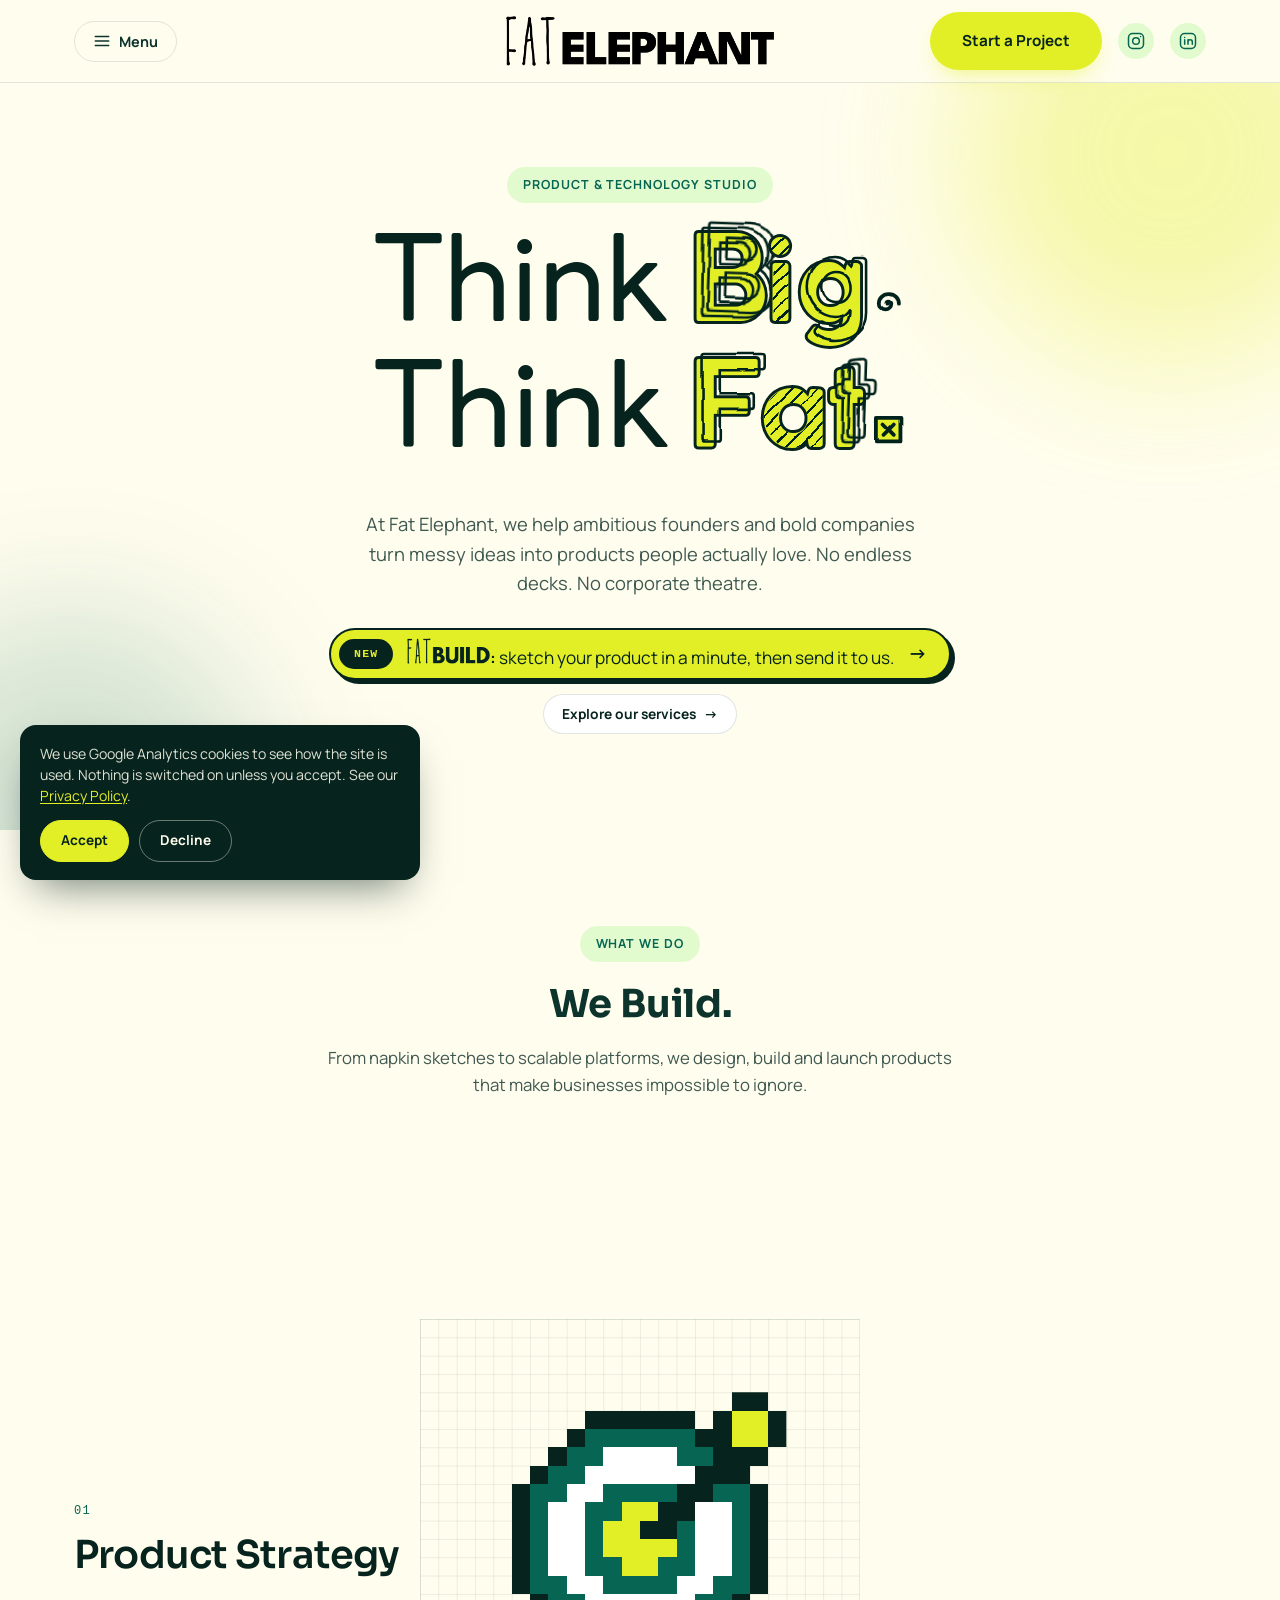
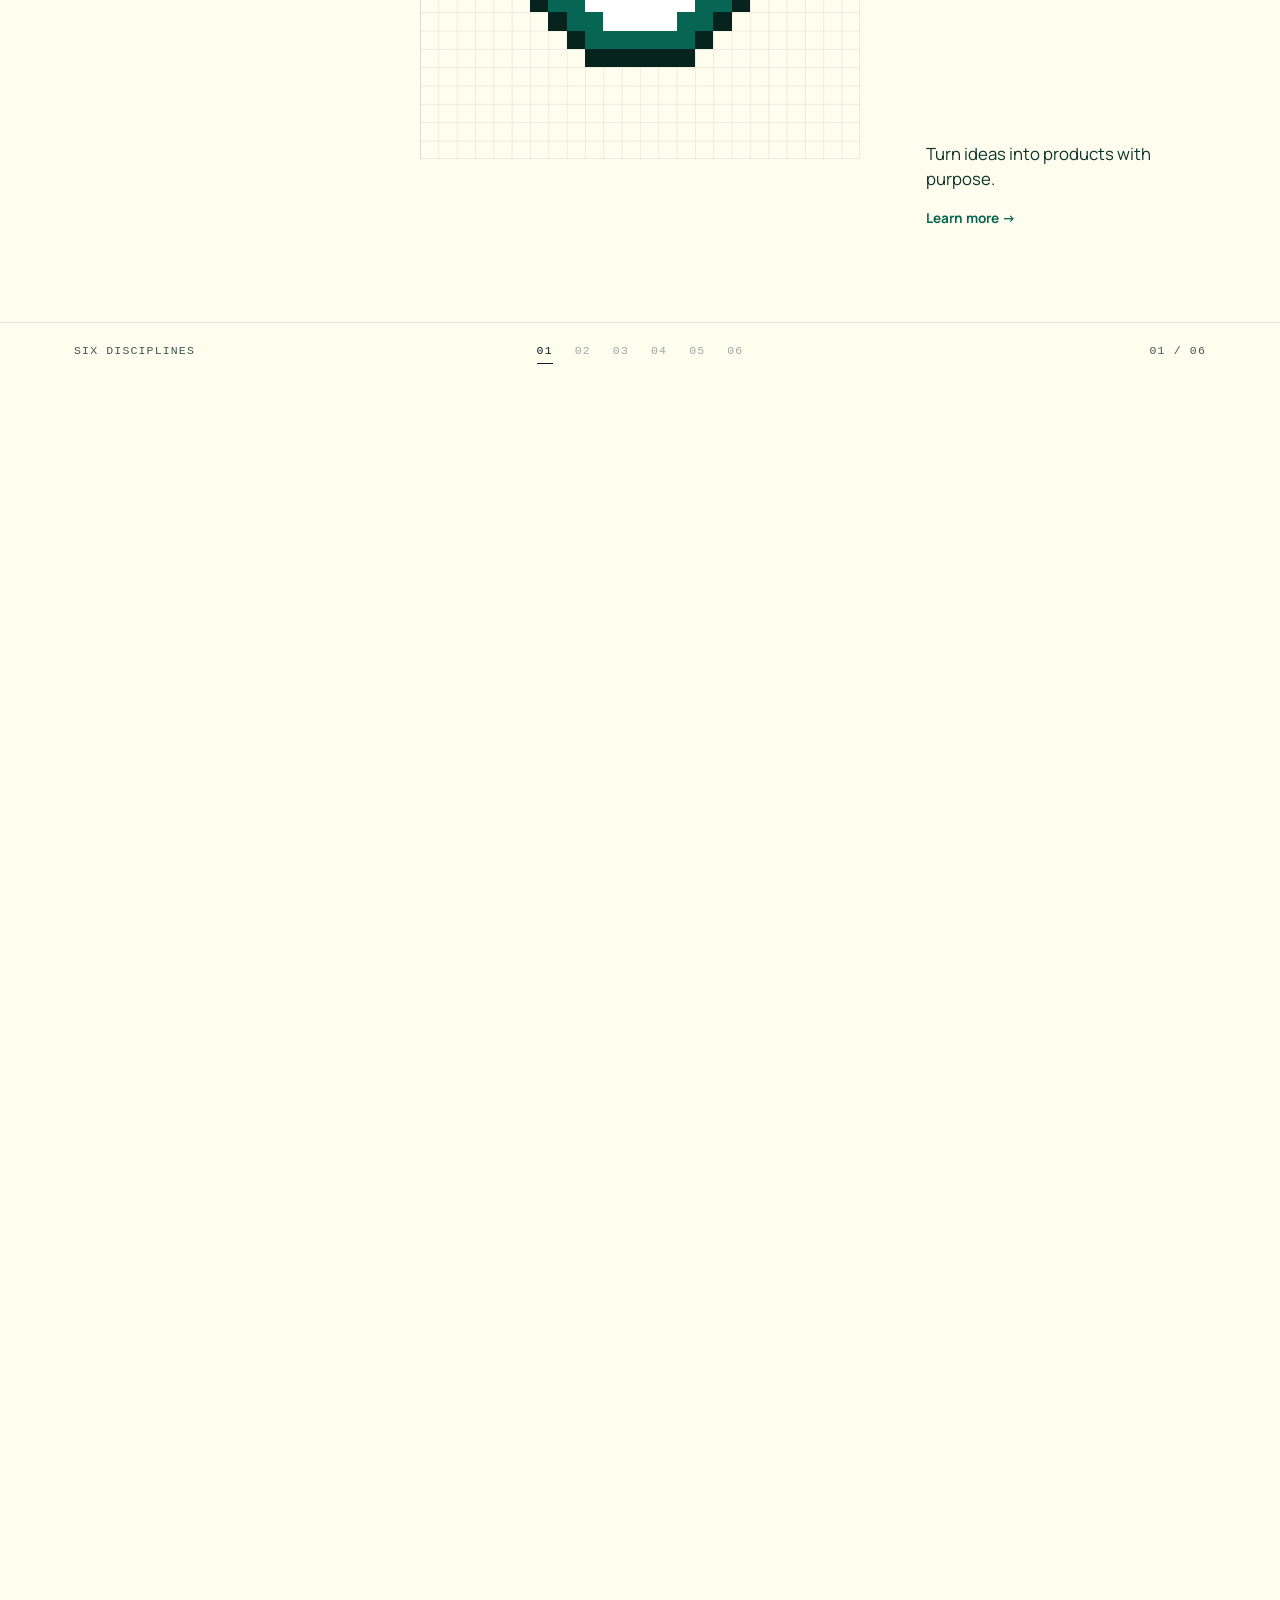
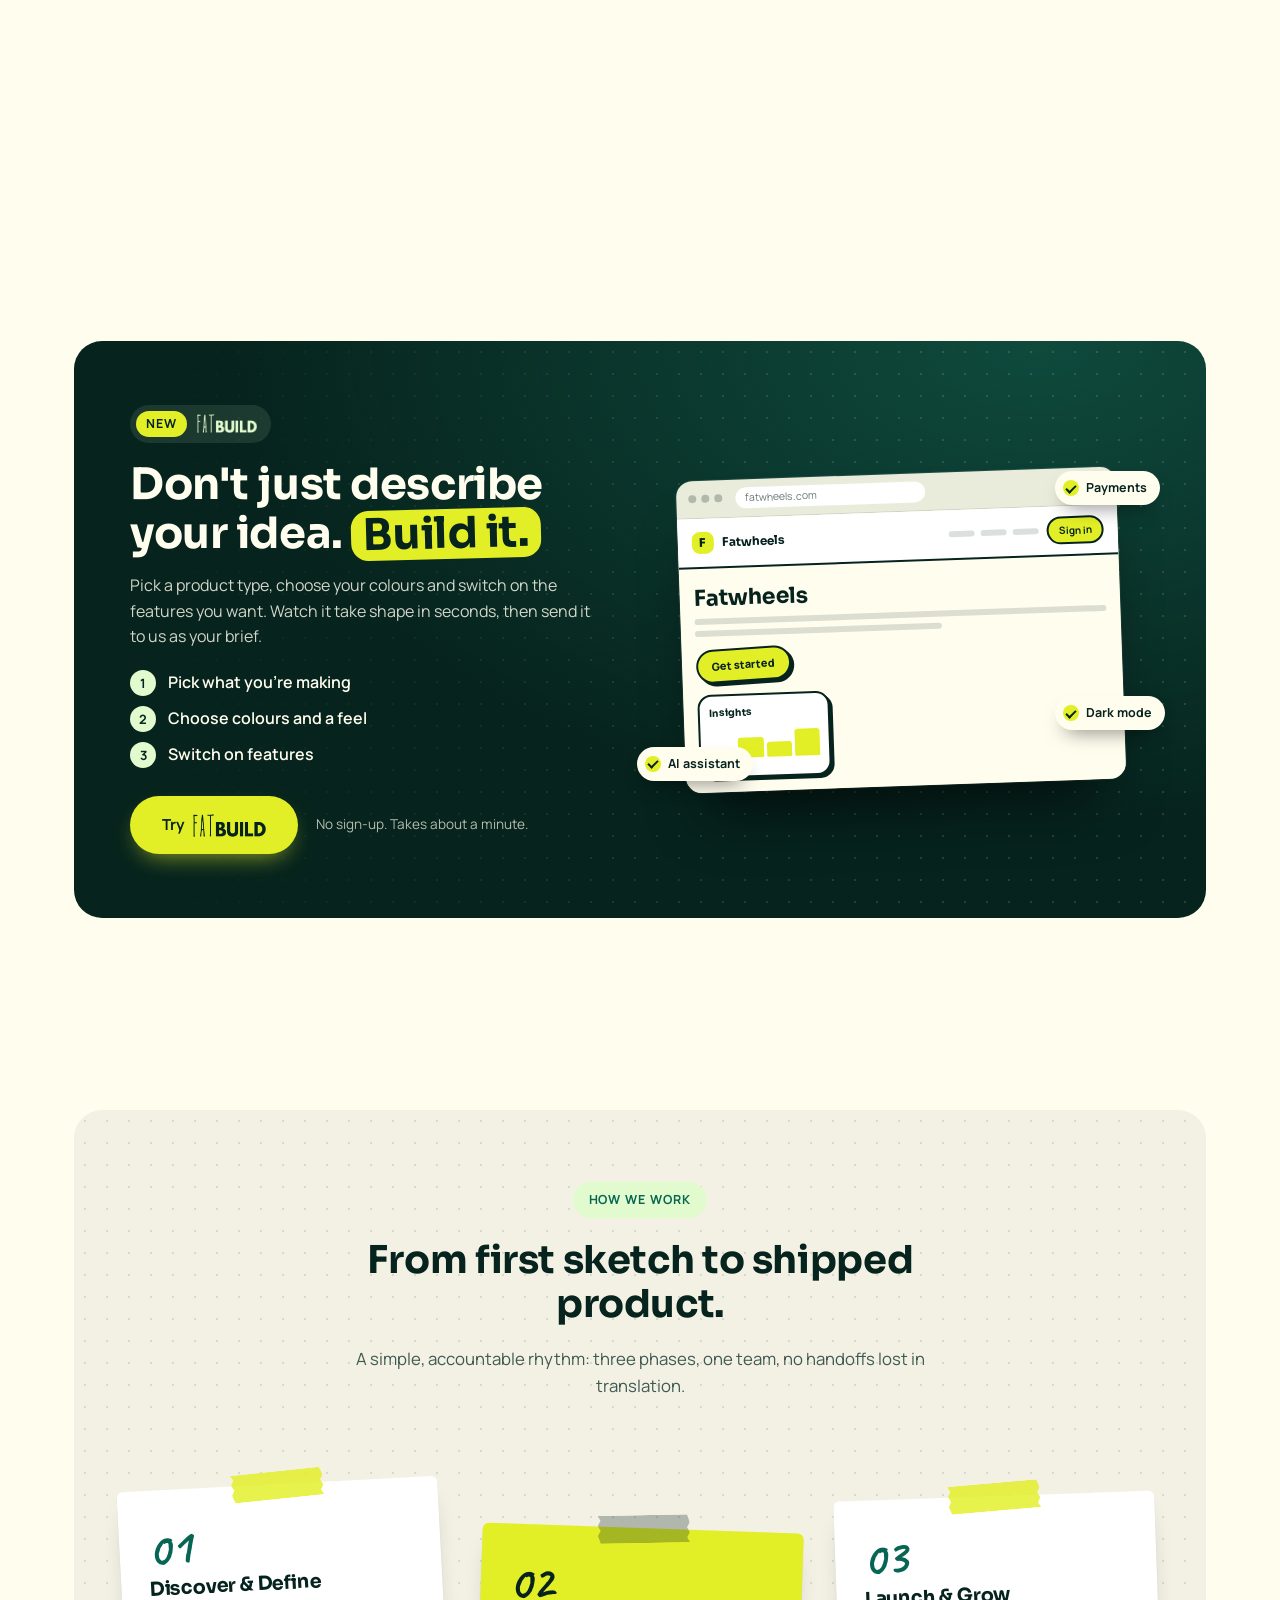
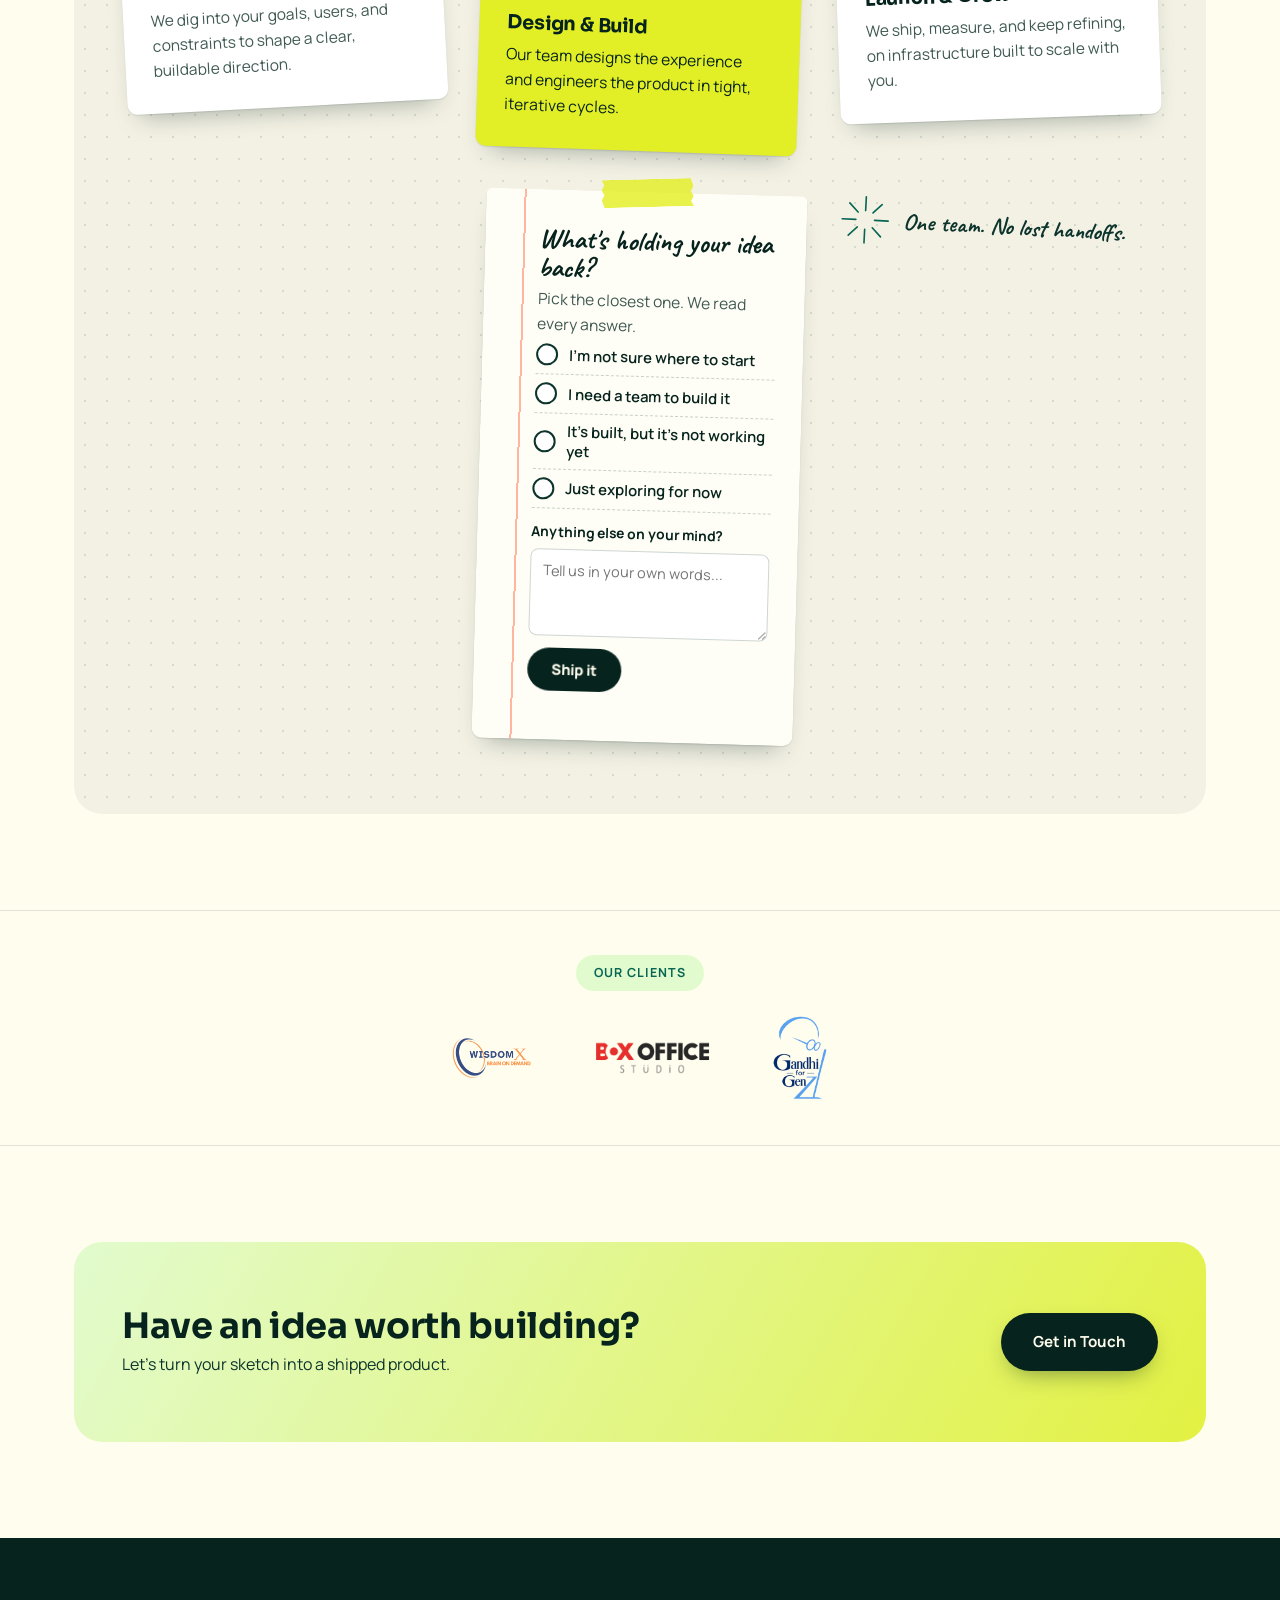
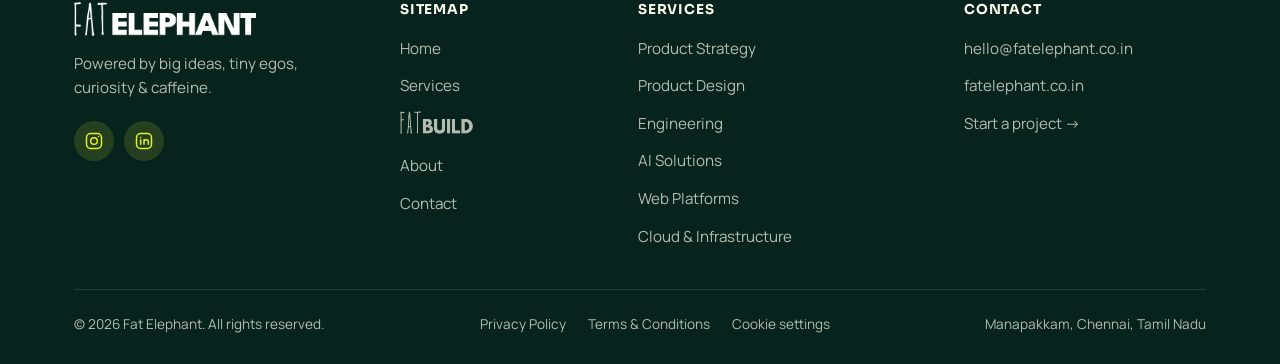
<file: index.html>
<!DOCTYPE html>
<html lang="en-IN">
<head>
<meta charset="UTF-8">
<meta name="viewport" content="width=device-width, initial-scale=1.0">
<title>Fat Elephant | Digital Product Studio in Chennai, India</title>
<meta name="description" content="Product and technology studio taking founders and companies from idea to shipped product: strategy, UI/UX, engineering, AI and cloud. Think big. Think fat.">
<link rel="canonical" href="https://fatelephant.co.in/">
<meta property="og:title" content="Fat Elephant | Digital Product Studio in Chennai, India">
<meta property="og:description" content="Product and technology studio taking founders and companies from idea to shipped product: strategy, UI/UX, engineering, AI and cloud. Think big. Think fat.">
<meta property="og:url" content="https://fatelephant.co.in/">
<meta property="og:type" content="website">
<meta property="og:site_name" content="Fat Elephant">
<meta property="og:locale" content="en_IN">
<meta property="og:image" content="https://fatelephant.co.in/og/home.png">
<meta property="og:image:width" content="1200">
<meta property="og:image:height" content="630">
<meta property="og:image:alt" content="Fat Elephant, product and technology studio">
<meta name="twitter:card" content="summary_large_image">
<meta name="theme-color" content="#fffdee">
<link rel="icon" href="/favicon.ico" sizes="32x32">
<link rel="apple-touch-icon" href="/apple-touch-icon.png">
<link rel="manifest" href="/site.webmanifest">
<script type="application/ld+json">
{
  "@context": "https://schema.org",
  "@graph": [
    {
      "@type": "ProfessionalService",
      "@id": "https://fatelephant.co.in/#organization",
      "name": "Fat Elephant",
      "url": "https://fatelephant.co.in/",
      "logo": "https://fatelephant.co.in/logo-square.png",
      "image": "https://fatelephant.co.in/og/home.png",
      "description": "Fat Elephant is a product and technology studio. We take ambitious ideas from first sketch to shipped product across strategy, design, engineering, AI and cloud.",
      "slogan": "Think Big. Think Fat.",
      "email": "hello@fatelephant.co.in",
      "address": {
        "@type": "PostalAddress",
        "addressLocality": "Chennai",
        "addressRegion": "Tamil Nadu",
        "postalCode": "600125",
        "addressCountry": "IN"
      },
      "areaServed": [
        {
          "@type": "Country",
          "name": "India"
        },
        {
          "@type": "Country",
          "name": "United Kingdom"
        }
      ],
      "knowsAbout": [
        "Product strategy",
        "MVP development",
        "UI/UX design",
        "Custom software development",
        "AI agent development",
        "LLM integration",
        "Web platforms",
        "Cloud infrastructure",
        "DevOps"
      ],
      "sameAs": [
        "https://www.linkedin.com/company/think-fat/",
        "https://www.instagram.com/think.fat/"
      ]
    },
    {
      "@type": "WebSite",
      "@id": "https://fatelephant.co.in/#website",
      "url": "https://fatelephant.co.in/",
      "name": "Fat Elephant",
      "publisher": {
        "@id": "https://fatelephant.co.in/#organization"
      }
    }
  ]
}
</script>
<link rel="preconnect" href="https://fonts.googleapis.com">
<link rel="preconnect" href="https://fonts.gstatic.com" crossorigin>
<link href="https://fonts.googleapis.com/css2?family=Sora:wght@600;700;800&family=Manrope:wght@400;500;600;700;800&family=Caveat:wght@600;700&display=swap" rel="stylesheet">
<link rel="stylesheet" href="/css/style.css">
</head>
<body>

<header class="navbar">
  <div class="container">
    <div class="nav-menu">
      <button class="nav-menu-trigger" id="navMenuTrigger" aria-haspopup="true" aria-expanded="false" aria-controls="navDropdown">
        <svg class="nav-menu-icon" viewBox="0 0 24 24" fill="none" stroke="currentColor" stroke-width="1.8" stroke-linecap="round" stroke-linejoin="round"><line x1="3" y1="6" x2="21" y2="6"/><line x1="3" y1="12" x2="21" y2="12"/><line x1="3" y1="18" x2="21" y2="18"/></svg>
        <span>Menu</span>
      </button>
      <ul class="nav-dropdown" id="navDropdown">
        <li><a href="/" class="active">Home</a></li>
        <li><a href="/services">Services</a></li>
        <li><a href="/build"><span class="fat-build"><span class="sr-only">Fat Build</span></span></a></li>
        <li><a href="/about">About</a></li>
        <li><a href="/contact">Contact</a></li>
      </ul>
    </div>

    <a href="/" class="nav-logo"><img src="/assets/logo-wide.png" alt="Fat Elephant"></a>

    <div class="nav-right">
      <a href="/contact" class="btn btn-primary">Start a Project</a>
      <a href="https://www.instagram.com/think.fat/" target="_blank" rel="noopener noreferrer" class="social-link nav-social" aria-label="Fat Elephant on Instagram">
        <svg viewBox="0 0 24 24" fill="none" stroke="currentColor" stroke-width="1.8" stroke-linecap="round" stroke-linejoin="round"><rect x="3" y="3" width="18" height="18" rx="5"/><circle cx="12" cy="12" r="4"/><circle cx="17.5" cy="6.5" r="0.9" fill="currentColor" stroke="none"/></svg>
      </a>
      <a href="https://www.linkedin.com/company/think-fat/" target="_blank" rel="noopener noreferrer" class="social-link nav-social" aria-label="Fat Elephant on LinkedIn">
          <svg viewBox="0 0 24 24" fill="none" stroke="currentColor" stroke-width="1.8" stroke-linecap="round" stroke-linejoin="round"><rect x="3" y="3" width="18" height="18" rx="5"/><path d="M8 10.5V16M8 7.8v.01M12 16v-5.5M12 13.2a2.6 2.6 0 0 1 5.2 0V16"/></svg>
      </a>
    </div>
  </div>
</header>

<section class="hero">
  <svg class="fe-defs" width="0" height="0" aria-hidden="true" focusable="false">
    <defs>
      <filter id="fe-rough" x="-8%" y="-8%" width="116%" height="116%">
        <feTurbulence type="fractalNoise" baseFrequency="0.03" numOctaves="2" seed="4" result="noise"/>
        <feDisplacementMap in="SourceGraphic" in2="noise" scale="5" xChannelSelector="R" yChannelSelector="G"/>
      </filter>
    </defs>
  </svg>
  <div class="container">
    <div class="hero-copy">
      <span class="eyebrow">Product &amp; Technology Studio</span>
      <h1 class="doodle-title">
        <span class="sr-only">Think Big. Think Fat.</span>
        <span class="dt-line" aria-hidden="true"><span class="coco-regular">Think</span> <span class="coco-bold"><span class="dt-letter" data-doodle data-v="2" data-char="B">B</span><span class="dt-letter" data-doodle data-v="3" data-char="i">i</span><span class="dt-letter" data-doodle data-v="1" data-char="g">g</span><span class="dt-dot" data-doodle data-v="2"><svg viewBox="0 0 24 24" focusable="false"><rect class="d0" x="4" y="4" width="16" height="16"/><g class="d1"><rect x="4" y="4" width="16" height="16"/><path d="M8.5 8.5l7 7M15.5 8.5l-7 7"/></g><path class="d2" d="M10.5 12a1.3 1.3 0 0 1 2.6 0a3.9 3.9 0 0 1-7.8 0a6.5 6.5 0 0 1 13 0"/><circle class="d3" cx="12" cy="12" r="8"/></svg></span></span></span>
        <span class="dt-line" aria-hidden="true"><span class="coco-regular">Think</span> <span class="coco-bold"><span class="dt-letter" data-doodle data-v="1" data-char="F">F</span><span class="dt-letter" data-doodle data-v="3" data-char="a">a</span><span class="dt-letter" data-doodle data-v="2" data-char="t">t</span><span class="dt-dot" data-doodle data-v="1"><svg viewBox="0 0 24 24" focusable="false"><rect class="d0" x="4" y="4" width="16" height="16"/><g class="d1"><rect x="4" y="4" width="16" height="16"/><path d="M8.5 8.5l7 7M15.5 8.5l-7 7"/></g><path class="d2" d="M10.5 12a1.3 1.3 0 0 1 2.6 0a3.9 3.9 0 0 1-7.8 0a6.5 6.5 0 0 1 13 0"/><circle class="d3" cx="12" cy="12" r="8"/></svg></span></span></span>
      </h1>
      <p class="hero-lede">At Fat Elephant, we help ambitious founders and bold companies turn messy ideas into products people actually love. No endless decks. No corporate theatre.</p>
      <div class="hero-actions">
        <a href="/build" class="hero-build">
          <span class="hero-build-tag">New</span>
          <span class="hero-build-text"><strong><span class="fat-build"><span class="sr-only">Fat Build</span></span>:</strong> sketch your product in a minute, then send it to us.</span>
          <span class="hero-build-arrow" aria-hidden="true">&rarr;</span>
        </a>
        <a href="/services" class="hero-explore">Explore our services <span aria-hidden="true">&rarr;</span></a>
      </div>
    </div>
  </div>
</section>

<section id="services" class="services" style="--steps: 6;">
  <div class="container">
    <div class="section-head reveal">
      <span class="eyebrow">What We Do</span>
      <h2>We Build.</h2>
      <p>From napkin sketches to scalable platforms, we design, build and launch products that make businesses impossible to ignore.</p>
    </div>
  </div>

  <div class="stage-track" id="stageTrack">
    <div class="stage" id="stage" data-active="0" data-dir="fwd">
      <div class="stage-line" aria-hidden="true"></div>

      <div class="container stage-inner">
        <div class="stage-frame" aria-hidden="true"></div>

        <ol class="service-list">
          <li class="service-item">
            <div class="service-head">
              <span class="service-index" aria-hidden="true">01</span>
              <h3 class="service-title">Product Strategy</h3>
            </div>
            <div class="service-art"><svg class="px" viewBox="0 0 16 16" shape-rendering="crispEdges" aria-hidden="true" focusable="false"><path class="px-k" d="M13 0h2v1h-2zM5 1h6v1h-6zM12 1h1v1h-1zM15 1h1v1h-1zM4 2h1v1h-1zM11 2h2v1h-2zM15 2h1v1h-1zM3 3h1v1h-1zM12 3h3v1h-3zM2 4h1v1h-1zM11 4h3v1h-3zM1 5h1v1h-1zM10 5h2v1h-2zM14 5h1v1h-1zM1 6h1v1h-1zM9 6h2v1h-2zM14 6h1v1h-1zM1 7h1v1h-1zM8 7h2v1h-2zM14 7h1v1h-1zM1 8h1v1h-1zM14 8h1v1h-1zM1 9h1v1h-1zM14 9h1v1h-1zM1 10h1v1h-1zM14 10h1v1h-1zM2 11h1v1h-1zM13 11h1v1h-1zM3 12h1v1h-1zM12 12h1v1h-1zM4 13h1v1h-1zM11 13h1v1h-1zM5 14h6v1h-6z"/><path class="px-t" d="M5 2h6v1h-6zM4 3h2v1h-2zM10 3h2v1h-2zM3 4h2v1h-2zM2 5h2v1h-2zM6 5h4v1h-4zM12 5h2v1h-2zM2 6h1v1h-1zM5 6h2v1h-2zM13 6h1v1h-1zM2 7h1v1h-1zM5 7h1v1h-1zM10 7h1v1h-1zM13 7h1v1h-1zM2 8h1v1h-1zM5 8h1v1h-1zM10 8h1v1h-1zM13 8h1v1h-1zM2 9h1v1h-1zM5 9h2v1h-2zM9 9h2v1h-2zM13 9h1v1h-1zM2 10h2v1h-2zM6 10h4v1h-4zM12 10h2v1h-2zM3 11h2v1h-2zM11 11h2v1h-2zM4 12h2v1h-2zM10 12h2v1h-2zM5 13h6v1h-6z"/><path class="px-l" d="M13 1h2v1h-2zM13 2h2v1h-2zM7 6h2v1h-2zM6 7h2v1h-2zM6 8h4v1h-4zM7 9h2v1h-2z"/><path class="px-w" d="M6 3h4v1h-4zM5 4h6v1h-6zM4 5h2v1h-2zM3 6h2v1h-2zM11 6h2v1h-2zM3 7h2v1h-2zM11 7h2v1h-2zM3 8h2v1h-2zM11 8h2v1h-2zM3 9h2v1h-2zM11 9h2v1h-2zM4 10h2v1h-2zM10 10h2v1h-2zM5 11h6v1h-6zM6 12h4v1h-4z"/></svg></div>
            <div class="service-copy">
              <p>Turn ideas into products with purpose.</p>
              <a href="/services/product-strategy" class="service-link">Learn more →</a>
            </div>
          </li>
          <li class="service-item">
            <div class="service-head">
              <span class="service-index" aria-hidden="true">02</span>
              <h3 class="service-title">Product Design</h3>
            </div>
            <div class="service-art"><svg class="px" viewBox="0 0 16 16" shape-rendering="crispEdges" aria-hidden="true" focusable="false"><path class="px-k" d="M11 1h1v1h-1zM10 2h1v1h-1zM12 2h1v1h-1zM9 3h1v1h-1zM13 3h1v1h-1zM8 4h1v1h-1zM14 4h1v1h-1zM7 5h1v1h-1zM13 5h1v1h-1zM6 6h1v1h-1zM12 6h1v1h-1zM5 7h1v1h-1zM11 7h1v1h-1zM4 8h1v1h-1zM10 8h1v1h-1zM3 9h1v1h-1zM9 9h1v1h-1zM2 10h1v1h-1zM8 10h1v1h-1zM1 11h1v1h-1zM7 11h1v1h-1zM1 12h1v1h-1zM6 12h1v1h-1zM1 13h2v1h-2zM5 13h1v1h-1zM2 14h3v1h-3z"/><path class="px-t" d="M11 2h1v1h-1zM11 3h2v1h-2zM12 4h2v1h-2zM11 5h1v1h-1zM10 6h2v1h-2zM9 7h2v1h-2zM8 8h2v1h-2zM7 9h2v1h-2zM6 10h2v1h-2zM5 11h2v1h-2zM4 12h2v1h-2z"/><path class="px-l" d="M9 4h2v1h-2zM8 5h3v1h-3zM7 6h3v1h-3zM6 7h3v1h-3zM5 8h3v1h-3zM4 9h3v1h-3zM3 10h3v1h-3zM3 11h2v1h-2z"/><path class="px-w" d="M10 3h1v1h-1zM11 4h1v1h-1zM12 5h1v1h-1zM2 11h1v1h-1zM2 12h2v1h-2zM3 13h2v1h-2z"/></svg></div>
            <div class="service-copy">
              <p>Design experiences people love to use.</p>
              <a href="/services/product-design" class="service-link">Learn more →</a>
            </div>
          </li>
          <li class="service-item">
            <div class="service-head">
              <span class="service-index" aria-hidden="true">03</span>
              <h3 class="service-title">Engineering</h3>
            </div>
            <div class="service-art"><svg class="px" viewBox="0 0 16 16" shape-rendering="crispEdges" aria-hidden="true" focusable="false"><path class="px-k" d="M1 1h14v1h-14zM0 2h16v1h-16zM0 3h2v1h-2zM14 3h2v1h-2zM0 4h2v1h-2zM14 4h2v1h-2zM0 5h2v1h-2zM14 5h2v1h-2zM0 6h16v1h-16zM0 7h3v1h-3zM4 7h12v1h-12zM0 8h4v1h-4zM5 8h11v1h-11zM0 9h5v1h-5zM6 9h10v1h-10zM0 10h4v1h-4zM5 10h11v1h-11zM0 11h3v1h-3zM4 11h3v1h-3zM11 11h5v1h-5zM0 12h16v1h-16zM0 13h16v1h-16zM1 14h14v1h-14z"/><path class="px-t" d="M2 3h12v1h-12zM2 4h1v1h-1zM4 4h1v1h-1zM6 4h1v1h-1zM8 4h6v1h-6zM2 5h12v1h-12z"/><path class="px-l" d="M3 4h1v1h-1zM3 7h1v1h-1zM4 8h1v1h-1zM5 9h1v1h-1zM4 10h1v1h-1zM3 11h1v1h-1zM7 11h4v1h-4z"/><path class="px-m" d="M7 4h1v1h-1z"/><path class="px-w" d="M5 4h1v1h-1z"/></svg></div>
            <div class="service-copy">
              <p>Build software that's made to last.</p>
              <a href="/services/engineering" class="service-link">Learn more →</a>
            </div>
          </li>
          <li class="service-item">
            <div class="service-head">
              <span class="service-index" aria-hidden="true">04</span>
              <h3 class="service-title">AI Solutions</h3>
            </div>
            <div class="service-art"><svg class="px" viewBox="0 0 16 16" shape-rendering="crispEdges" aria-hidden="true" focusable="false"><path class="px-k" d="M3 1h1v1h-1zM7 1h1v1h-1zM12 1h1v1h-1zM2 2h1v1h-1zM4 2h1v1h-1zM6 2h1v1h-1zM8 2h1v1h-1zM11 2h1v1h-1zM13 2h1v1h-1zM1 3h1v1h-1zM5 3h2v1h-2zM8 3h1v1h-1zM10 3h1v1h-1zM14 3h1v1h-1zM2 4h1v1h-1zM4 4h1v1h-1zM6 4h1v1h-1zM8 4h1v1h-1zM11 4h1v1h-1zM13 4h1v1h-1zM3 5h1v1h-1zM5 5h1v1h-1zM9 5h1v1h-1zM12 5h1v1h-1zM4 6h1v1h-1zM10 6h1v1h-1zM1 7h3v1h-3zM11 7h3v1h-3zM0 8h1v1h-1zM14 8h1v1h-1zM1 9h3v1h-3zM11 9h3v1h-3zM4 10h1v1h-1zM10 10h1v1h-1zM5 11h1v1h-1zM9 11h1v1h-1zM6 12h1v1h-1zM8 12h1v1h-1zM6 13h1v1h-1zM8 13h1v1h-1zM6 14h1v1h-1zM8 14h1v1h-1zM7 15h1v1h-1z"/><path class="px-t" d="M12 2h1v1h-1zM11 3h3v1h-3zM12 4h1v1h-1z"/><path class="px-l" d="M7 2h1v1h-1zM7 3h1v1h-1zM7 4h1v1h-1zM6 5h3v1h-3zM5 6h5v1h-5zM4 7h3v1h-3zM8 7h3v1h-3zM1 8h5v1h-5zM9 8h5v1h-5zM4 9h3v1h-3zM8 9h3v1h-3zM5 10h5v1h-5zM6 11h3v1h-3zM7 12h1v1h-1zM7 13h1v1h-1zM7 14h1v1h-1z"/><path class="px-m" d="M3 2h1v1h-1zM2 3h3v1h-3zM3 4h1v1h-1z"/><path class="px-w" d="M7 7h1v1h-1zM6 8h3v1h-3zM7 9h1v1h-1z"/></svg></div>
            <div class="service-copy">
              <p>Make AI work for your business.</p>
              <a href="/services/ai-solutions" class="service-link">Learn more →</a>
            </div>
          </li>
          <li class="service-item">
            <div class="service-head">
              <span class="service-index" aria-hidden="true">05</span>
              <h3 class="service-title">Web Platforms</h3>
            </div>
            <div class="service-art"><svg class="px" viewBox="0 0 16 16" shape-rendering="crispEdges" aria-hidden="true" focusable="false"><path class="px-k" d="M1 1h14v1h-14zM0 2h1v1h-1zM15 2h1v1h-1zM0 3h1v1h-1zM15 3h1v1h-1zM0 4h1v1h-1zM15 4h1v1h-1zM0 5h1v1h-1zM15 5h1v1h-1zM0 6h1v1h-1zM15 6h1v1h-1zM0 7h1v1h-1zM15 7h1v1h-1zM0 8h1v1h-1zM15 8h1v1h-1zM0 9h1v1h-1zM15 9h1v1h-1zM0 10h1v1h-1zM15 10h1v1h-1zM0 11h1v1h-1zM15 11h1v1h-1zM0 12h1v1h-1zM15 12h1v1h-1zM0 13h1v1h-1zM15 13h1v1h-1zM1 14h14v1h-14z"/><path class="px-t" d="M1 2h14v1h-14zM1 3h2v1h-2zM4 3h1v1h-1zM6 3h1v1h-1zM8 3h7v1h-7zM1 4h14v1h-14zM3 10h6v1h-6zM3 12h8v1h-8z"/><path class="px-l" d="M3 3h1v1h-1zM3 6h10v1h-10zM3 7h10v1h-10zM3 8h10v1h-10z"/><path class="px-m" d="M7 3h1v1h-1z"/><path class="px-w" d="M5 3h1v1h-1zM1 5h14v1h-14zM1 6h2v1h-2zM13 6h2v1h-2zM1 7h2v1h-2zM13 7h2v1h-2zM1 8h2v1h-2zM13 8h2v1h-2zM1 9h14v1h-14zM1 10h2v1h-2zM9 10h6v1h-6zM1 11h14v1h-14zM1 12h2v1h-2zM11 12h4v1h-4zM1 13h14v1h-14z"/></svg></div>
            <div class="service-copy">
              <p>Create digital experiences beyond the homepage.</p>
              <a href="/services/web-platforms" class="service-link">Learn more →</a>
            </div>
          </li>
          <li class="service-item">
            <div class="service-head">
              <span class="service-index" aria-hidden="true">06</span>
              <h3 class="service-title">Cloud &amp; Infrastructure</h3>
            </div>
            <div class="service-art"><svg class="px" viewBox="0 0 16 16" shape-rendering="crispEdges" aria-hidden="true" focusable="false"><path class="px-k" d="M8 2h2v1h-2zM6 3h2v1h-2zM10 3h2v1h-2zM5 4h1v1h-1zM12 4h1v1h-1zM4 5h1v1h-1zM13 5h1v1h-1zM3 6h1v1h-1zM13 6h1v1h-1zM2 7h1v1h-1zM14 7h1v1h-1zM1 8h1v1h-1zM15 8h1v1h-1zM1 9h1v1h-1zM15 9h1v1h-1zM1 10h1v1h-1zM15 10h1v1h-1zM2 11h1v1h-1zM15 11h1v1h-1zM2 12h1v1h-1zM14 12h1v1h-1zM3 13h11v1h-11z"/><path class="px-m" d="M3 12h11v1h-11z"/><path class="px-w" d="M8 3h2v1h-2zM6 4h6v1h-6zM5 5h8v1h-8zM4 6h9v1h-9zM3 7h11v1h-11zM2 8h13v1h-13zM2 9h13v1h-13zM2 10h13v1h-13zM3 11h12v1h-12z"/></svg></div>
            <div class="service-copy">
              <p>Scale with confidence.</p>
              <a href="/services/cloud-infrastructure" class="service-link">Learn more →</a>
            </div>
          </li>
        </ol>
      </div>

      <div class="stage-footer">
        <div class="container stage-footer-inner">
          <span class="stage-label">Six disciplines</span>
          <div class="stage-steps" role="group" aria-label="Browse services">
            <button type="button" class="stage-step" data-step="0" aria-label="Product Strategy">01</button>
            <button type="button" class="stage-step" data-step="1" aria-label="Product Design">02</button>
            <button type="button" class="stage-step" data-step="2" aria-label="Engineering">03</button>
            <button type="button" class="stage-step" data-step="3" aria-label="AI Solutions">04</button>
            <button type="button" class="stage-step" data-step="4" aria-label="Web Platforms">05</button>
            <button type="button" class="stage-step" data-step="5" aria-label="Cloud &amp; Infrastructure">06</button>
          </div>
          <span class="stage-count" aria-hidden="true"><span id="stageCurrent">01</span> / 06</span>
        </div>
      </div>
    </div>
  </div>
</section>

<section id="fat-build" class="fb">
  <div class="container">
    <div class="fb-panel reveal">
      <div class="fb-copy">
        <span class="fb-eyebrow"><b>New</b> <span class="fat-build"><span class="sr-only">Fat Build</span></span></span>
        <h2>Don't just describe your idea. <span class="fb-hl">Build it.</span></h2>
        <p>Pick a product type, choose your colours and switch on the features you want. Watch it take shape in seconds, then send it to us as your brief.</p>
        <ol class="fb-steps">
          <li><b>1</b>Pick what you're making</li>
          <li><b>2</b>Choose colours and a feel</li>
          <li><b>3</b>Switch on features</li>
        </ol>
        <div class="fb-actions">
          <a href="/build" class="btn btn-primary">Try <span class="fat-build"><span class="sr-only">Fat Build</span></span></a>
          <span class="fb-note">No sign-up. Takes about a minute.</span>
        </div>
      </div>

      <div class="fb-stage" aria-hidden="true">
        <div class="fb-device" id="fbDevice">
          <div class="fb-chrome"><i></i><i></i><i></i><span class="fb-url">fatwheels.com</span></div>
          <div class="fb-screen">
            <div class="fb-bar">
              <span class="fb-logo">F</span>
              <strong class="fb-name">Fatwheels</strong>
              <span class="fb-navs"><i></i><i></i><i></i></span>
              <span class="fb-signin">Sign in</span>
            </div>
            <div class="fb-hero">
              <h3 class="fb-name">Fatwheels</h3>
              <span class="fb-l"></span>
              <span class="fb-l fb-l--s"></span>
              <span class="fb-cta">Get started</span>
            </div>
            <div class="fb-cards">
              <div class="fb-card is-on"><span class="fb-k">Insights</span><div class="fb-bars"><em style="--h:35%"></em><em style="--h:65%"></em><em style="--h:50%"></em><em style="--h:90%"></em></div></div>
              <div class="fb-card is-on"><span class="fb-k">Checkout</span><span class="fb-l"></span><span class="fb-pay">Pay now</span></div>
              <div class="fb-card is-on"><span class="fb-k">Assistant</span><span class="fb-pill">Ask me anything</span></div>
            </div>
          </div>
        </div>
        <span class="fb-chip fb-chip--a"><i></i>Payments</span>
        <span class="fb-chip fb-chip--b"><i></i>AI assistant</span>
        <span class="fb-chip fb-chip--c"><i></i>Dark mode</span>
      </div>
    </div>
  </div>
</section>

<section id="process">
  <div class="container">
    <div class="process desk reveal">
      <div class="section-head">
        <span class="eyebrow">How We Work</span>
        <h2>From first sketch to shipped product.</h2>
        <p>A simple, accountable rhythm: three phases, one team, no handoffs lost in translation.</p>
      </div>

      <div class="desk-board">
        <article class="note note--paper" style="--r: -3deg; --i: 0;">
          <span class="note-num" aria-hidden="true">01</span>
          <h3>Discover &amp; Define</h3>
          <p>We dig into your goals, users, and constraints to shape a clear, buildable direction.</p>
        </article>

        <article class="note note--lime" style="--r: 2deg; --i: 1;">
          <span class="note-num" aria-hidden="true">02</span>
          <h3>Design &amp; Build</h3>
          <p>Our team designs the experience and engineers the product in tight, iterative cycles.</p>
        </article>

        <article class="note note--paper" style="--r: -2deg; --i: 2;">
          <span class="note-num" aria-hidden="true">03</span>
          <h3>Launch &amp; Grow</h3>
          <p>We ship, measure, and keep refining, on infrastructure built to scale with you.</p>
        </article>

        <article class="note note--ask" style="--r: 1.6deg; --i: 3;">
          <form class="ask" id="askForm" novalidate>
            <fieldset>
              <legend>What's holding your idea back?</legend>
              <p class="note-sub">Pick the closest one. We read every answer.</p>
              <label class="ask-opt"><input type="radio" name="holdback" value="I'm not sure where to start"><span>I'm not sure where to start</span></label>
              <label class="ask-opt"><input type="radio" name="holdback" value="I need a team to build it"><span>I need a team to build it</span></label>
              <label class="ask-opt"><input type="radio" name="holdback" value="It's built, but it's not working yet"><span>It's built, but it's not working yet</span></label>
              <label class="ask-opt"><input type="radio" name="holdback" value="Just exploring for now"><span>Just exploring for now</span></label>
            </fieldset>
            <label class="ask-label" for="askNote">Anything else on your mind?</label>
            <textarea id="askNote" rows="3" placeholder="Tell us in your own words..."></textarea>
            <button type="submit" class="ask-send">Ship it</button>
            <p class="ask-status" id="askStatus" role="status"></p>
          </form>
          <span class="stamp" aria-hidden="true">Shipped!</span>
        </article>

        <div class="doodle doodle--spark" aria-hidden="true">
          <svg viewBox="0 0 90 90" fill="none" stroke="currentColor" stroke-width="2.6" stroke-linecap="round" focusable="false"><path d="M45 8V30M45 60V82M8 45H30M60 45H82M19 19L33 33M57 57L71 71M71 19L57 33M33 57L19 71"/></svg>
          <span class="doodle-caption">One team. No lost handoffs.</span>
        </div>
      </div>
    </div>
  </div>
</section>

<div class="trusted-by">
  <div class="container">
    <span class="trusted-by-label">Our Clients</span>
    <div class="trusted-by-logos">
      <a href="https://www.wisdomx.co.uk/" target="_blank" rel="noopener noreferrer" aria-label="Visit WisdomX's website">
        <img src="/assets/clients/wisdomx.png" alt="WisdomX" class="is-wisdomx" width="640" height="345" loading="lazy" decoding="async">
      </a>
      <a href="https://boxofficestudio.co.in/" target="_blank" rel="noopener noreferrer" aria-label="Visit Box Office Studio's website">
        <img src="/assets/clients/box-office-studio.png" alt="Box Office Studio" width="640" height="171" loading="lazy" decoding="async">
      </a>
      <span class="client">
        <img src="/assets/clients/gandhi-for-gen-z.png" alt="Gandhi for Gen Z" class="is-gandhi" width="365" height="560" loading="lazy" decoding="async">
      </span>
    </div>
  </div>
</div>

<section id="cta">
  <div class="container">
    <div class="cta-banner reveal">
      <div>
        <h2>Have an idea worth building?</h2>
        <p>Let's turn your sketch into a shipped product.</p>
      </div>
      <a href="/contact" class="btn btn-primary">Get in Touch</a>
    </div>
  </div>
</section>

<footer class="site-footer">
  <div class="container">
    <div class="footer-grid">
      <div class="footer-brand">
        <img src="/assets/logo-wide.png" alt="Fat Elephant">
        <p>Powered by big ideas, tiny egos, curiosity &amp; caffeine.</p>
        <div class="footer-social">
          <a href="https://www.instagram.com/think.fat/" target="_blank" rel="noopener noreferrer" class="social-link" aria-label="Fat Elephant on Instagram">
            <svg viewBox="0 0 24 24" fill="none" stroke="currentColor" stroke-width="1.8" stroke-linecap="round" stroke-linejoin="round"><rect x="3" y="3" width="18" height="18" rx="5"/><circle cx="12" cy="12" r="4"/><circle cx="17.5" cy="6.5" r="0.9" fill="currentColor" stroke="none"/></svg>
          </a>
          <a href="https://www.linkedin.com/company/think-fat/" target="_blank" rel="noopener noreferrer" class="social-link" aria-label="Fat Elephant on LinkedIn">
            <svg viewBox="0 0 24 24" fill="none" stroke="currentColor" stroke-width="1.8" stroke-linecap="round" stroke-linejoin="round"><rect x="3" y="3" width="18" height="18" rx="5"/><path d="M8 10.5V16M8 7.8v.01M12 16v-5.5M12 13.2a2.6 2.6 0 0 1 5.2 0V16"/></svg>
          </a>
        </div>
      </div>
      <div class="footer-col">
        <p class="footer-heading">Sitemap</p>
        <ul>
          <li><a href="/">Home</a></li>
          <li><a href="/services">Services</a></li>
          <li><a href="/build"><span class="fat-build"><span class="sr-only">Fat Build</span></span></a></li>
          <li><a href="/about">About</a></li>
          <li><a href="/contact">Contact</a></li>
        </ul>
      </div>
      <div class="footer-col footer-col--services">
        <p class="footer-heading">Services</p>
        <ul>
          <li><a href="/services/product-strategy">Product Strategy</a></li>
          <li><a href="/services/product-design">Product Design</a></li>
          <li><a href="/services/engineering">Engineering</a></li>
          <li><a href="/services/ai-solutions">AI Solutions</a></li>
          <li><a href="/services/web-platforms">Web Platforms</a></li>
          <li><a href="/services/cloud-infrastructure">Cloud &amp; Infrastructure</a></li>
        </ul>
      </div>
      <div class="footer-col">
        <p class="footer-heading">Contact</p>
        <ul>
          <li><a href="mailto:hello@fatelephant.co.in">hello@fatelephant.co.in</a></li>
          <li><a href="https://fatelephant.co.in" target="_blank" rel="noopener">fatelephant.co.in</a></li>
          <li><a href="/contact">Start a project →</a></li>
        </ul>
      </div>
    </div>
    <div class="footer-bottom">
      <span>© <span id="year"></span> Fat Elephant. All rights reserved.</span>
      <span class="footer-legal"><a href="/privacy">Privacy Policy</a><a href="/terms">Terms &amp; Conditions</a></span>
      <span>Manapakkam, Chennai, Tamil Nadu</span>
    </div>
  </div>
</footer>

<dialog class="ship-dialog" id="shipDialog" aria-labelledby="shipTitle">
  <button type="button" class="ship-close" data-close aria-label="Close">&times;</button>

  <form class="ship-form" id="shipForm" novalidate>
    <p class="ship-heading" id="shipTitle">One last thing.</p>
    <p class="ship-lead">Where should we reach you? We'll only use your email to reply to this note.</p>
    <label class="ship-label" for="shipEmail">Your email</label>
    <input type="email" id="shipEmail" name="email" autocomplete="email" placeholder="you@company.com">
    <input type="text" name="website" class="ship-hp" tabindex="-1" autocomplete="off" aria-hidden="true">
    <p class="ship-error" id="shipError" role="alert"></p>
    <button type="submit" class="ship-go" id="shipGo">Think Fat</button>
    <p class="ship-fine">By sending, you agree to our <a href="/privacy">Privacy Policy</a>.</p>
  </form>

  <div class="ship-done" id="shipDone" hidden>
    <div class="ship-check">
      <svg viewBox="0 0 80 80" aria-hidden="true" focusable="false"><circle class="ship-ring" cx="40" cy="40" r="30"/><path class="ship-tick" d="M27 41l9 9 18-20"/></svg>
    </div>
    <p class="ship-heading" id="shipDoneTitle">Shipped.</p>
    <p id="shipDoneText"></p>
  </div>
</dialog>

<script src="/js/analytics.js"></script>
<script src="/js/main.js"></script>
</body>
</html>
</file>
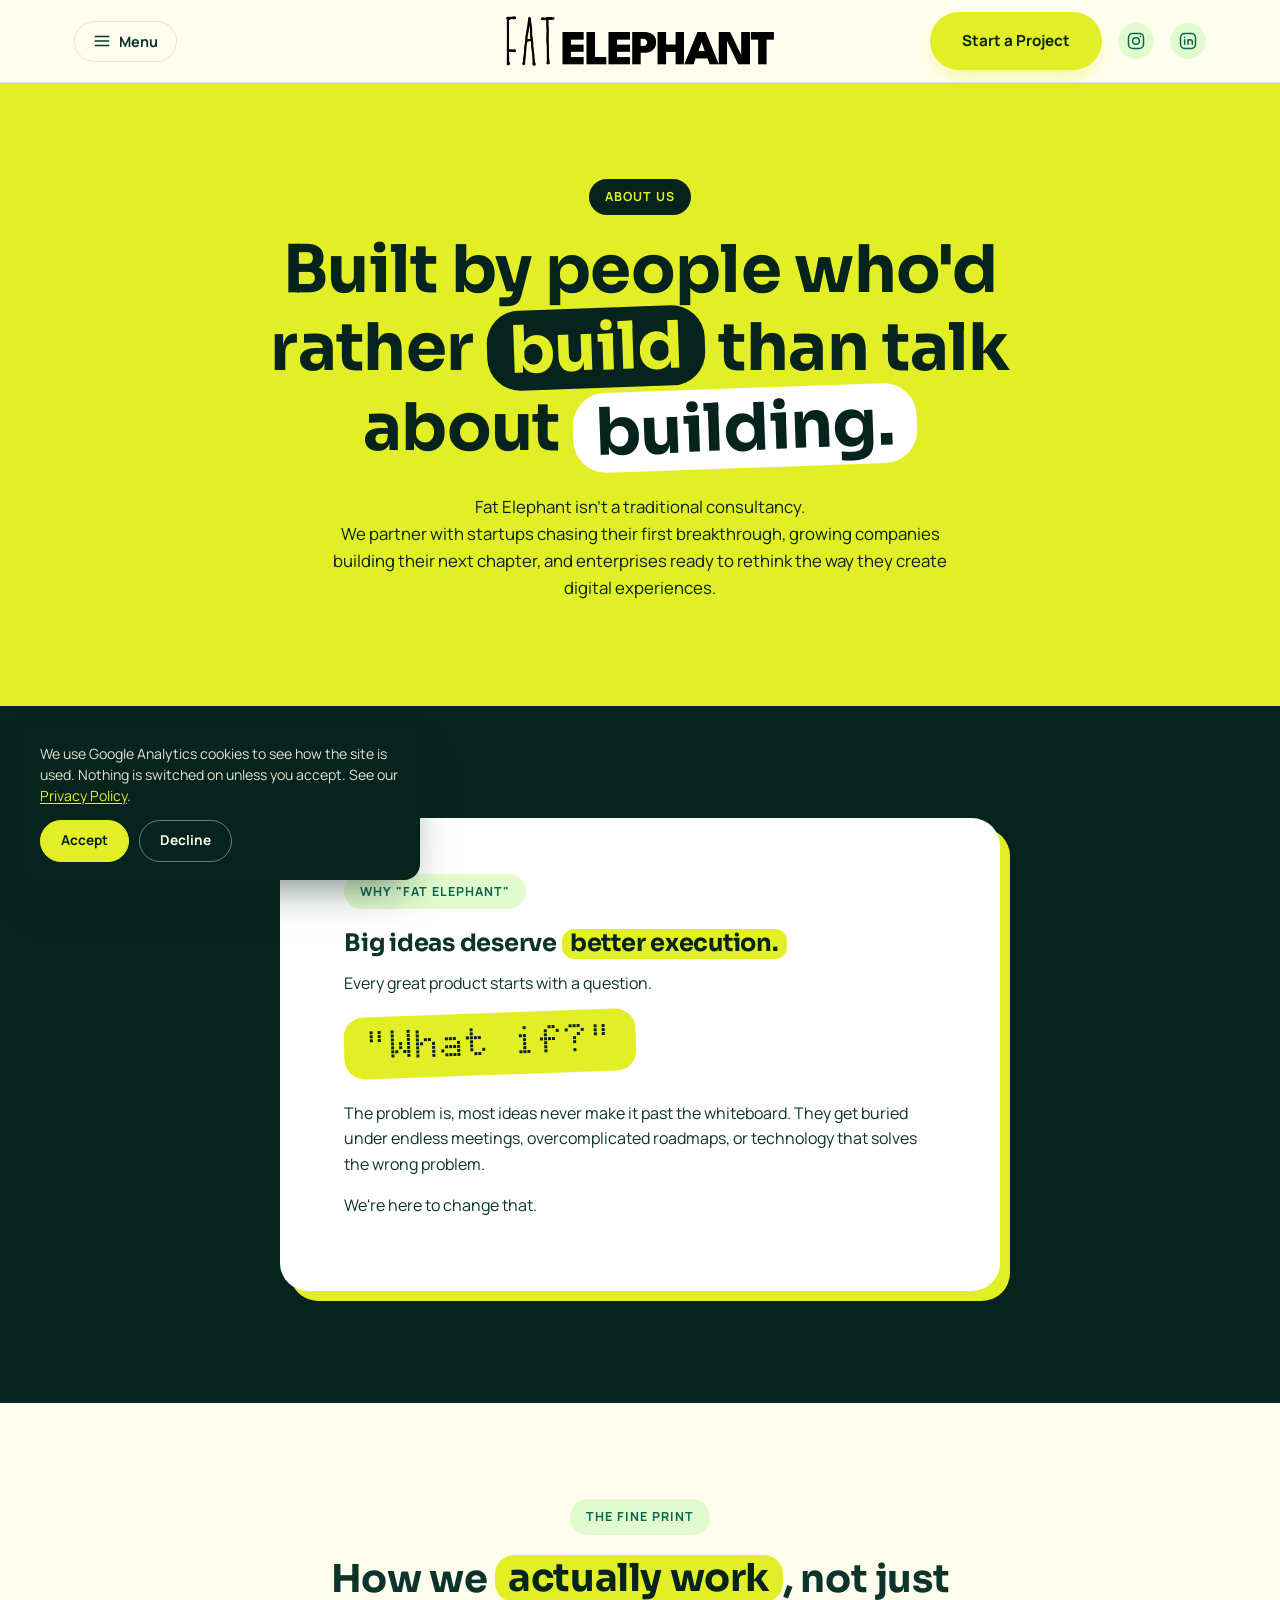
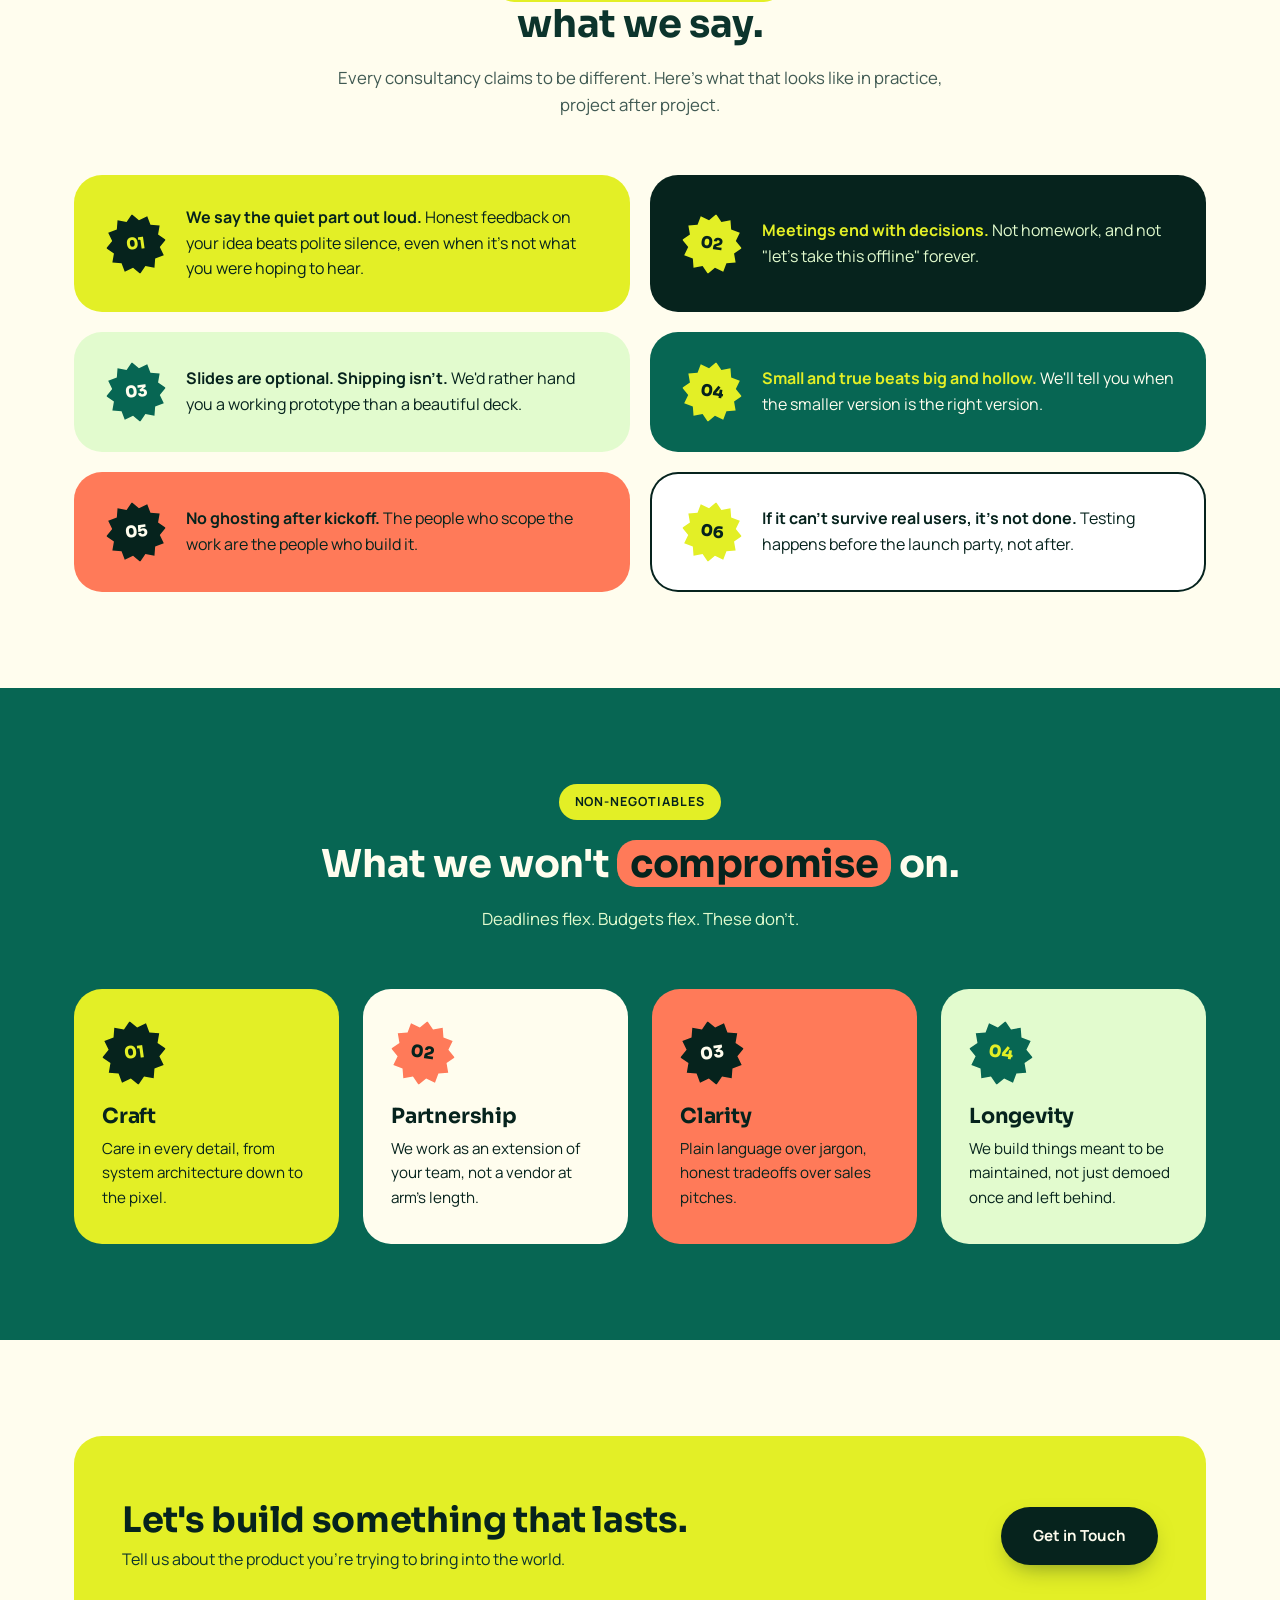
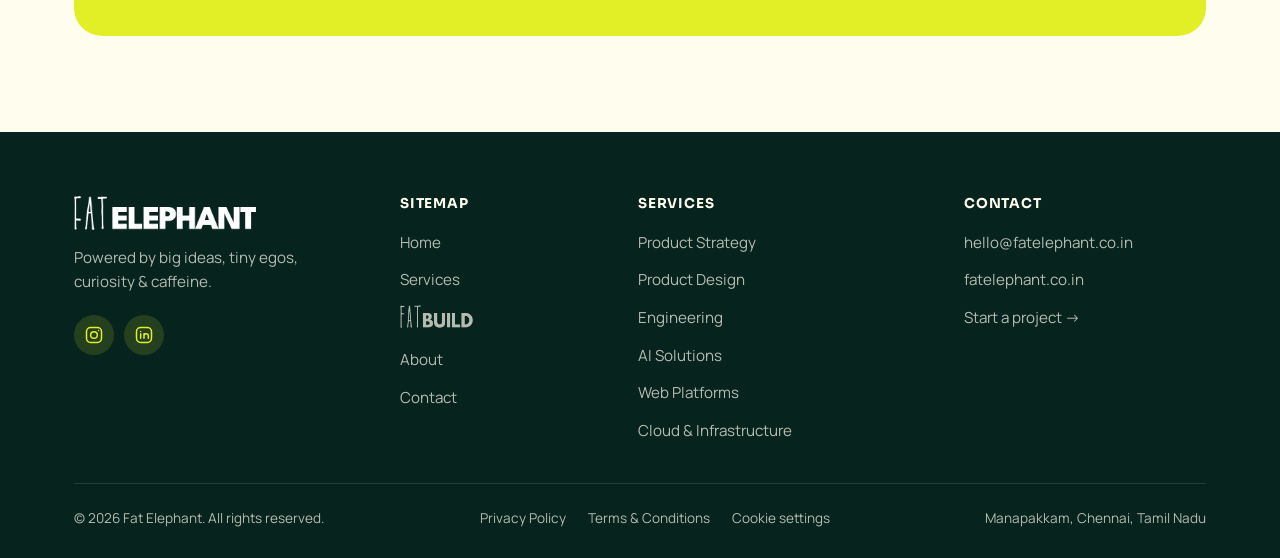
<file: about.html>
<!DOCTYPE html>
<html lang="en-IN">
<head>
<meta charset="UTF-8">
<meta name="viewport" content="width=device-width, initial-scale=1.0">
<title>About Fat Elephant | Product &amp; Technology Studio</title>
<meta name="description" content="Built by people who'd rather build than talk about building. How Fat Elephant works, and what we won't compromise on.">
<link rel="canonical" href="https://fatelephant.co.in/about">
<meta property="og:title" content="About Fat Elephant | Product &amp; Technology Studio">
<meta property="og:description" content="Built by people who'd rather build than talk about building. How Fat Elephant works, and what we won't compromise on.">
<meta property="og:url" content="https://fatelephant.co.in/about">
<meta property="og:type" content="website">
<meta property="og:site_name" content="Fat Elephant">
<meta property="og:locale" content="en_IN">
<meta property="og:image" content="https://fatelephant.co.in/og/about.png">
<meta property="og:image:width" content="1200">
<meta property="og:image:height" content="630">
<meta property="og:image:alt" content="Fat Elephant, product and technology studio">
<meta name="twitter:card" content="summary_large_image">
<meta name="theme-color" content="#fffdee">
<link rel="icon" href="/favicon.ico" sizes="32x32">
<link rel="apple-touch-icon" href="/apple-touch-icon.png">
<link rel="manifest" href="/site.webmanifest">
<link rel="preconnect" href="https://fonts.googleapis.com">
<link rel="preconnect" href="https://fonts.gstatic.com" crossorigin>
<link href="https://fonts.googleapis.com/css2?family=Sora:wght@600;700;800&family=Manrope:wght@400;500;600;700;800&family=Caveat:wght@600;700&family=Doto:wght@700&display=swap" rel="stylesheet">
<link rel="stylesheet" href="/css/style.css">
</head>
<body class="page-about">

<header class="navbar">
  <div class="container">
    <div class="nav-menu">
      <button class="nav-menu-trigger" id="navMenuTrigger" aria-haspopup="true" aria-expanded="false" aria-controls="navDropdown">
        <svg class="nav-menu-icon" viewBox="0 0 24 24" fill="none" stroke="currentColor" stroke-width="1.8" stroke-linecap="round" stroke-linejoin="round"><line x1="3" y1="6" x2="21" y2="6"/><line x1="3" y1="12" x2="21" y2="12"/><line x1="3" y1="18" x2="21" y2="18"/></svg>
        <span>Menu</span>
      </button>
      <ul class="nav-dropdown" id="navDropdown">
        <li><a href="/">Home</a></li>
        <li><a href="/services">Services</a></li>
        <li><a href="/build"><span class="fat-build"><span class="sr-only">Fat Build</span></span></a></li>
        <li><a href="/about" class="active">About</a></li>
        <li><a href="/contact">Contact</a></li>
      </ul>
    </div>

    <a href="/" class="nav-logo"><img src="/assets/logo-wide.png" alt="Fat Elephant"></a>

    <div class="nav-right">
      <a href="/contact" class="btn btn-primary">Start a Project</a>
      <a href="https://www.instagram.com/think.fat/" target="_blank" rel="noopener noreferrer" class="social-link nav-social" aria-label="Fat Elephant on Instagram">
        <svg viewBox="0 0 24 24" fill="none" stroke="currentColor" stroke-width="1.8" stroke-linecap="round" stroke-linejoin="round"><rect x="3" y="3" width="18" height="18" rx="5"/><circle cx="12" cy="12" r="4"/><circle cx="17.5" cy="6.5" r="0.9" fill="currentColor" stroke="none"/></svg>
      </a>
      <a href="https://www.linkedin.com/company/think-fat/" target="_blank" rel="noopener noreferrer" class="social-link nav-social" aria-label="Fat Elephant on LinkedIn">
          <svg viewBox="0 0 24 24" fill="none" stroke="currentColor" stroke-width="1.8" stroke-linecap="round" stroke-linejoin="round"><rect x="3" y="3" width="18" height="18" rx="5"/><path d="M8 10.5V16M8 7.8v.01M12 16v-5.5M12 13.2a2.6 2.6 0 0 1 5.2 0V16"/></svg>
      </a>
    </div>
  </div>
</header>

<div class="page-header">
  <div class="container">
    <span class="eyebrow">About Us</span>
    <h1>Built by people who'd rather <mark class="pill pill--dark pill--tilt">build</mark> than talk about <mark class="pill pill--white pill--tilt">building.</mark></h1>
    <p>Fat Elephant isn't a traditional consultancy.</p>
    <p>We partner with startups chasing their first breakthrough, growing companies building their next chapter, and enterprises ready to rethink the way they create digital experiences.</p>
  </div>
</div>

<section class="why-section">
  <div class="container">
    <div class="split reveal">
      <span class="eyebrow">Why "Fat Elephant"</span>
      <h2>Big ideas deserve <mark class="pill pill--lime">better execution.</mark></h2>
      <p>Every great product starts with a question.</p>
      <p class="callout">"What if?"</p>
      <p>The problem is, most ideas never make it past the whiteboard. They get buried under endless meetings, overcomplicated roadmaps, or technology that solves the wrong problem.</p>
      <p>We're here to change that.</p>
    </div>
  </div>
</section>

<section>
  <div class="container">
    <div class="section-head reveal">
      <span class="eyebrow">The Fine Print</span>
      <h2>How we <mark class="pill pill--lime">actually work</mark>, not just what we say.</h2>
      <p>Every consultancy claims to be different. Here's what that looks like in practice, project after project.</p>
    </div>
    <div class="manifesto-grid">
      <div class="manifesto-item reveal">
        <span class="mark">01</span>
        <p><strong>We say the quiet part out loud.</strong> Honest feedback on your idea beats polite silence, even when it's not what you were hoping to hear.</p>
      </div>
      <div class="manifesto-item reveal">
        <span class="mark">02</span>
        <p><strong>Meetings end with decisions.</strong> Not homework, and not "let's take this offline" forever.</p>
      </div>
      <div class="manifesto-item reveal">
        <span class="mark">03</span>
        <p><strong>Slides are optional. Shipping isn't.</strong> We'd rather hand you a working prototype than a beautiful deck.</p>
      </div>
      <div class="manifesto-item reveal">
        <span class="mark">04</span>
        <p><strong>Small and true beats big and hollow.</strong> We'll tell you when the smaller version is the right version.</p>
      </div>
      <div class="manifesto-item reveal">
        <span class="mark">05</span>
        <p><strong>No ghosting after kickoff.</strong> The people who scope the work are the people who build it.</p>
      </div>
      <div class="manifesto-item reveal">
        <span class="mark">06</span>
        <p><strong>If it can't survive real users, it's not done.</strong> Testing happens before the launch party, not after.</p>
      </div>
    </div>
  </div>
</section>

<section class="values-section">
  <div class="container">
    <div class="section-head reveal">
      <span class="eyebrow">Non-Negotiables</span>
      <h2>What we won't <mark class="pill pill--coral">compromise</mark> on.</h2>
      <p>Deadlines flex. Budgets flex. These don't.</p>
    </div>
    <div class="values-grid">
      <div class="value-card reveal">
        <div class="value-num">01</div>
        <h3>Craft</h3>
        <p>Care in every detail, from system architecture down to the pixel.</p>
      </div>
      <div class="value-card reveal">
        <div class="value-num">02</div>
        <h3>Partnership</h3>
        <p>We work as an extension of your team, not a vendor at arm's length.</p>
      </div>
      <div class="value-card reveal">
        <div class="value-num">03</div>
        <h3>Clarity</h3>
        <p>Plain language over jargon, honest tradeoffs over sales pitches.</p>
      </div>
      <div class="value-card reveal">
        <div class="value-num">04</div>
        <h3>Longevity</h3>
        <p>We build things meant to be maintained, not just demoed once and left behind.</p>
      </div>
    </div>
  </div>
</section>

<section id="cta">
  <div class="container">
    <div class="cta-banner reveal">
      <div>
        <h2>Let's build something that lasts.</h2>
        <p>Tell us about the product you're trying to bring into the world.</p>
      </div>
      <a href="/contact" class="btn btn-primary">Get in Touch</a>
    </div>
  </div>
</section>

<footer class="site-footer">
  <div class="container">
    <div class="footer-grid">
      <div class="footer-brand">
        <img src="/assets/logo-wide.png" alt="Fat Elephant">
        <p>Powered by big ideas, tiny egos, curiosity &amp; caffeine.</p>
        <div class="footer-social">
          <a href="https://www.instagram.com/think.fat/" target="_blank" rel="noopener noreferrer" class="social-link" aria-label="Fat Elephant on Instagram">
            <svg viewBox="0 0 24 24" fill="none" stroke="currentColor" stroke-width="1.8" stroke-linecap="round" stroke-linejoin="round"><rect x="3" y="3" width="18" height="18" rx="5"/><circle cx="12" cy="12" r="4"/><circle cx="17.5" cy="6.5" r="0.9" fill="currentColor" stroke="none"/></svg>
          </a>
          <a href="https://www.linkedin.com/company/think-fat/" target="_blank" rel="noopener noreferrer" class="social-link" aria-label="Fat Elephant on LinkedIn">
            <svg viewBox="0 0 24 24" fill="none" stroke="currentColor" stroke-width="1.8" stroke-linecap="round" stroke-linejoin="round"><rect x="3" y="3" width="18" height="18" rx="5"/><path d="M8 10.5V16M8 7.8v.01M12 16v-5.5M12 13.2a2.6 2.6 0 0 1 5.2 0V16"/></svg>
          </a>
        </div>
      </div>
      <div class="footer-col">
        <p class="footer-heading">Sitemap</p>
        <ul>
          <li><a href="/">Home</a></li>
          <li><a href="/services">Services</a></li>
          <li><a href="/build"><span class="fat-build"><span class="sr-only">Fat Build</span></span></a></li>
          <li><a href="/about">About</a></li>
          <li><a href="/contact">Contact</a></li>
        </ul>
      </div>
      <div class="footer-col footer-col--services">
        <p class="footer-heading">Services</p>
        <ul>
          <li><a href="/services/product-strategy">Product Strategy</a></li>
          <li><a href="/services/product-design">Product Design</a></li>
          <li><a href="/services/engineering">Engineering</a></li>
          <li><a href="/services/ai-solutions">AI Solutions</a></li>
          <li><a href="/services/web-platforms">Web Platforms</a></li>
          <li><a href="/services/cloud-infrastructure">Cloud &amp; Infrastructure</a></li>
        </ul>
      </div>
      <div class="footer-col">
        <p class="footer-heading">Contact</p>
        <ul>
          <li><a href="mailto:hello@fatelephant.co.in">hello@fatelephant.co.in</a></li>
          <li><a href="https://fatelephant.co.in" target="_blank" rel="noopener">fatelephant.co.in</a></li>
          <li><a href="/contact">Start a project →</a></li>
        </ul>
      </div>
    </div>
    <div class="footer-bottom">
      <span>© <span id="year"></span> Fat Elephant. All rights reserved.</span>
      <span class="footer-legal"><a href="/privacy">Privacy Policy</a><a href="/terms">Terms &amp; Conditions</a></span>
      <span>Manapakkam, Chennai, Tamil Nadu</span>
    </div>
  </div>
</footer>

<script src="/js/analytics.js"></script>
<script src="/js/main.js"></script>
</body>
</html>
</file>
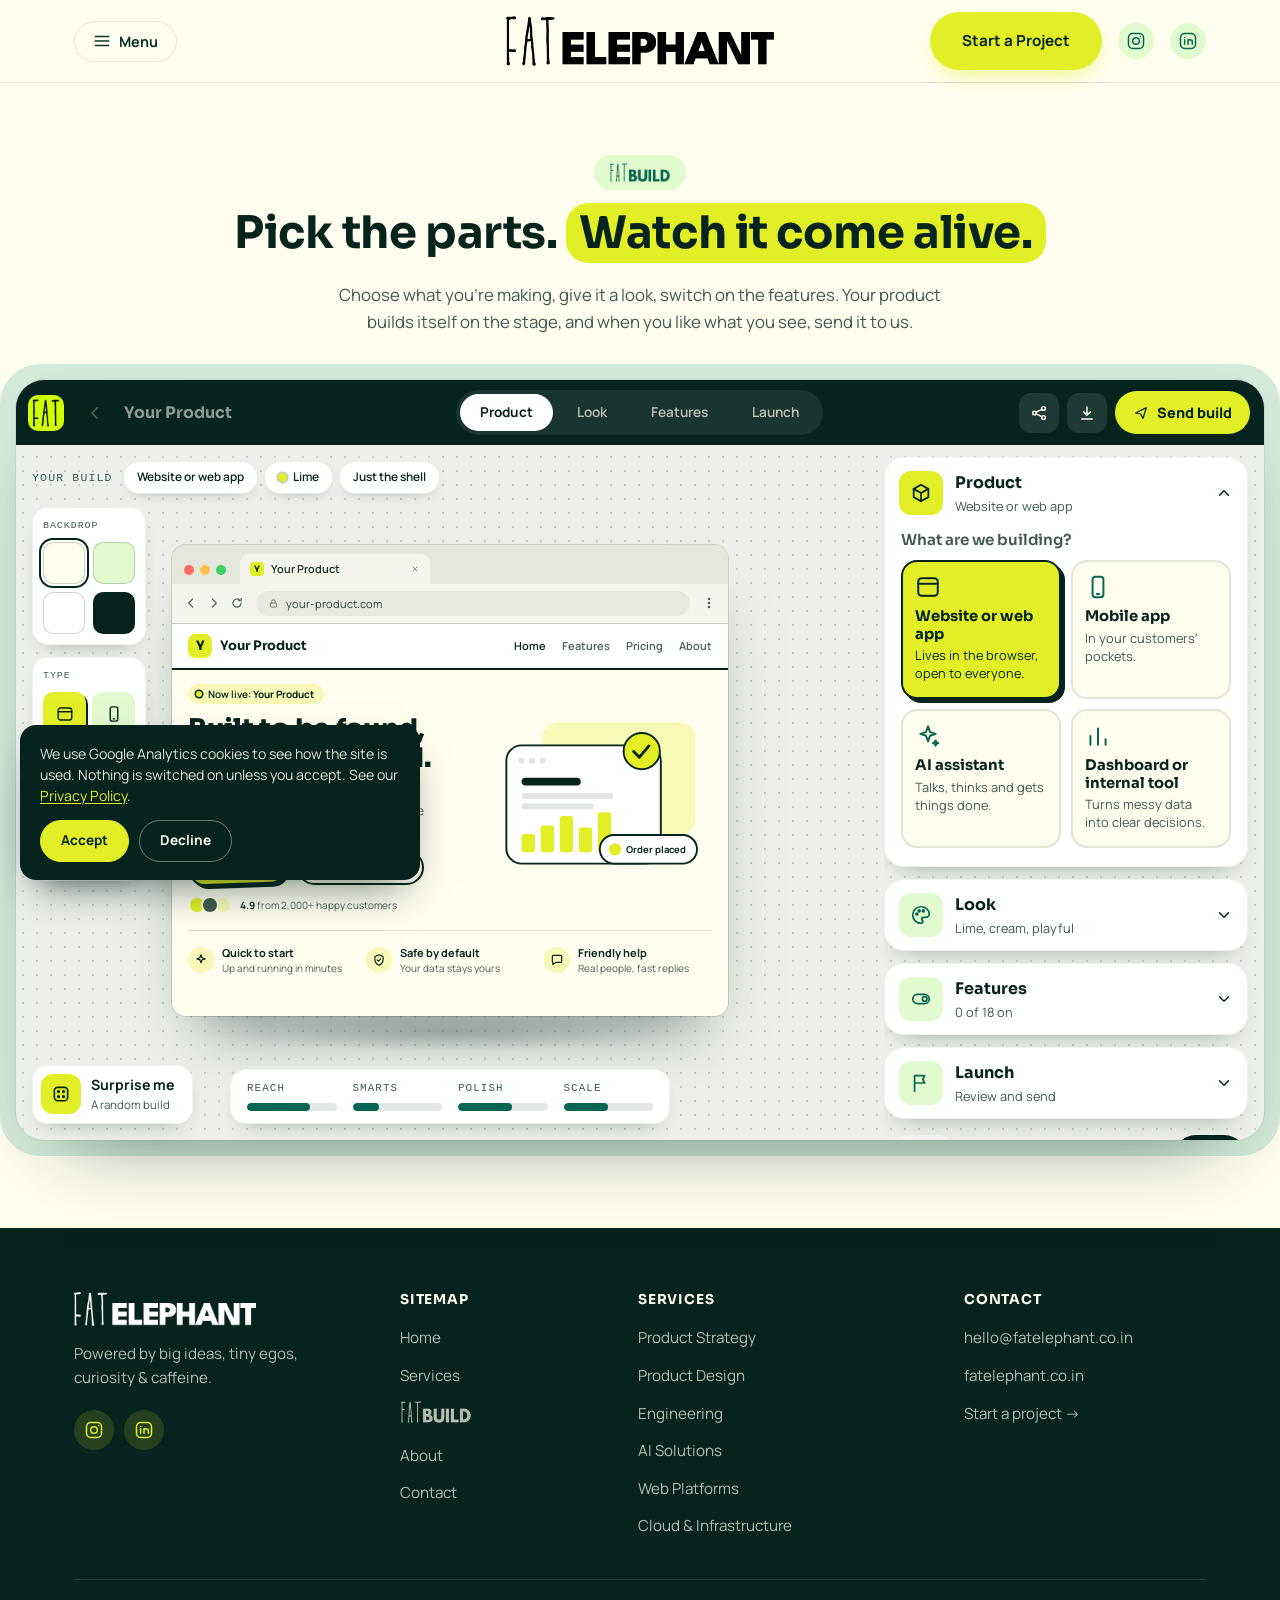
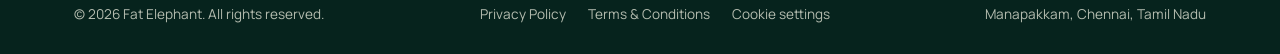
<file: build.html>
<!DOCTYPE html>
<html lang="en-IN">
<head>
<meta charset="UTF-8">
<meta name="viewport" content="width=device-width, initial-scale=1.0">
<title>Fat Build: Sketch Your Product in a Minute | Fat Elephant</title>
<meta name="description" content="Pick a product type, colours and features, watch it come alive, then send the build to the Fat Elephant team. No sign-up.">
<link rel="canonical" href="https://fatelephant.co.in/build">
<meta property="og:title" content="Fat Build: Sketch Your Product in a Minute | Fat Elephant">
<meta property="og:description" content="Pick a product type, colours and features, watch it come alive, then send the build to the Fat Elephant team. No sign-up.">
<meta property="og:url" content="https://fatelephant.co.in/build">
<meta property="og:type" content="website">
<meta property="og:site_name" content="Fat Elephant">
<meta property="og:locale" content="en_IN">
<meta property="og:image" content="https://fatelephant.co.in/og/build.png">
<meta property="og:image:width" content="1200">
<meta property="og:image:height" content="630">
<meta property="og:image:alt" content="Fat Elephant, product and technology studio">
<meta name="twitter:card" content="summary_large_image">
<meta name="theme-color" content="#fffdee">
<link rel="icon" href="/favicon.ico" sizes="32x32">
<link rel="apple-touch-icon" href="/apple-touch-icon.png">
<link rel="manifest" href="/site.webmanifest">
<link rel="preconnect" href="https://fonts.googleapis.com">
<link rel="preconnect" href="https://fonts.gstatic.com" crossorigin>
<link href="https://fonts.googleapis.com/css2?family=Sora:wght@600;700;800&family=Manrope:wght@400;500;600;700;800&family=Caveat:wght@600;700&display=swap" rel="stylesheet">
<link rel="stylesheet" href="/css/style.css">
<link rel="stylesheet" href="/css/build.css">
<link rel="stylesheet" href="/css/build-preview.css">
<link rel="stylesheet" href="/css/build-studio.css">
</head>
<body class="page-build">

<header class="navbar">
  <div class="container">
    <div class="nav-menu">
      <button class="nav-menu-trigger" id="navMenuTrigger" aria-haspopup="true" aria-expanded="false" aria-controls="navDropdown">
        <svg class="nav-menu-icon" viewBox="0 0 24 24" fill="none" stroke="currentColor" stroke-width="1.8" stroke-linecap="round" stroke-linejoin="round"><line x1="3" y1="6" x2="21" y2="6"/><line x1="3" y1="12" x2="21" y2="12"/><line x1="3" y1="18" x2="21" y2="18"/></svg>
        <span>Menu</span>
      </button>
      <ul class="nav-dropdown" id="navDropdown">
        <li><a href="/">Home</a></li>
        <li><a href="/services">Services</a></li>
        <li><a href="/build" class="active"><span class="fat-build"><span class="sr-only">Fat Build</span></span></a></li>
        <li><a href="/about">About</a></li>
        <li><a href="/contact">Contact</a></li>
      </ul>
    </div>

    <a href="/" class="nav-logo"><img src="/assets/logo-wide.png" alt="Fat Elephant"></a>

    <div class="nav-right">
      <a href="/contact" class="btn btn-primary">Start a Project</a>
      <a href="https://www.instagram.com/think.fat/" target="_blank" rel="noopener noreferrer" class="social-link nav-social" aria-label="Fat Elephant on Instagram">
        <svg viewBox="0 0 24 24" fill="none" stroke="currentColor" stroke-width="1.8" stroke-linecap="round" stroke-linejoin="round"><rect x="3" y="3" width="18" height="18" rx="5"/><circle cx="12" cy="12" r="4"/><circle cx="17.5" cy="6.5" r="0.9" fill="currentColor" stroke="none"/></svg>
      </a>
      <a href="https://www.linkedin.com/company/think-fat/" target="_blank" rel="noopener noreferrer" class="social-link nav-social" aria-label="Fat Elephant on LinkedIn">
          <svg viewBox="0 0 24 24" fill="none" stroke="currentColor" stroke-width="1.8" stroke-linecap="round" stroke-linejoin="round"><rect x="3" y="3" width="18" height="18" rx="5"/><path d="M8 10.5V16M8 7.8v.01M12 16v-5.5M12 13.2a2.6 2.6 0 0 1 5.2 0V16"/></svg>
      </a>
    </div>
  </div>
</header>

<div class="page-header">
  <div class="container">
    <span class="eyebrow"><span class="fat-build"><span class="sr-only">Fat Build</span></span></span>
    <h1>Pick the parts. <span class="build-mark">Watch it come alive.</span></h1>
    <p>Choose what you're making, give it a look, switch on the features. Your product builds itself on the stage, and when you like what you see, send it to us.</p>
  </div>
</div>

<section class="builder" id="builder">
  <div class="container container--studio">
    <noscript><p class="builder-noscript">The builder needs JavaScript. You can still <a href="/contact">tell us about your product</a> the classic way.</p></noscript>

    <div class="studio" id="studio">

      <!-- ============ TOOLBAR ============ -->
      <header class="studio-bar">
        <a class="studio-brand" href="/" aria-label="Fat Elephant home"><img src="/icon-192.png" alt="" width="36" height="36"></a>

        <div class="studio-name">
          <button type="button" class="studio-back" data-nav="back" aria-label="Previous step"><svg viewBox="0 0 24 24" fill="none" stroke="currentColor" stroke-width="1.9" stroke-linecap="round" stroke-linejoin="round" aria-hidden="true" focusable="false"><path d="M15 5l-7 7 7 7"/></svg></button>
          <label class="sr-only" for="studioName">Product name</label>
          <input type="text" id="studioName" maxlength="24" placeholder="Your Product" autocomplete="off" spellcheck="false">
        </div>

        <ol class="steps studio-tabs" id="steps">
          <li><button type="button" class="step is-current" data-step="0" aria-current="step"><b>1</b><span>Product</span></button></li>
          <li><button type="button" class="step" data-step="1"><b>2</b><span>Look</span></button></li>
          <li><button type="button" class="step" data-step="2"><b>3</b><span>Features</span></button></li>
          <li><button type="button" class="step" data-step="3"><b>4</b><span>Launch</span></button></li>
        </ol>

        <div class="studio-actions">
          <button type="button" class="studio-icon" data-action="copy-link" aria-label="Copy a link to this build" title="Copy link"><svg viewBox="0 0 24 24" fill="none" stroke="currentColor" stroke-width="1.9" stroke-linecap="round" stroke-linejoin="round" aria-hidden="true" focusable="false"><circle cx="6" cy="12" r="2.5"/><circle cx="18" cy="6" r="2.5"/><circle cx="18" cy="18" r="2.5"/><path d="M8.2 10.8l7.6-3.6M8.2 13.2l7.6 3.6"/></svg></button>
          <button type="button" class="studio-icon" data-action="save-image" aria-label="Download a picture of this build" title="Download image"><svg viewBox="0 0 24 24" fill="none" stroke="currentColor" stroke-width="1.9" stroke-linecap="round" stroke-linejoin="round" aria-hidden="true" focusable="false"><path d="M12 4v11M7.5 10.5L12 15l4.5-4.5M5 20h14"/></svg></button>
          <button type="button" class="studio-send" id="studioSend"><svg viewBox="0 0 24 24" fill="none" stroke="currentColor" stroke-width="1.9" stroke-linecap="round" stroke-linejoin="round" aria-hidden="true" focusable="false"><path d="M4 12L20 4l-5 16-3.5-6.5z"/></svg><span>Send build</span></button>
        </div>
      </header>

      <!-- ============ CANVAS ============ -->
      <div class="studio-stage" id="stage">
        <div class="studio-hud">
          <span class="hud-tag">Your build</span>
          <span class="hud-chips" id="hudChips" aria-hidden="true"></span>
        </div>

        <aside class="studio-tools" aria-label="Quick controls">
          <div class="tool">
            <p class="tool-label">Backdrop</p>
            <div class="tool-dots" role="radiogroup" aria-label="Backdrop">
              <button type="button" class="tool-dot is-on" role="radio" aria-checked="true" aria-label="Cream backdrop" title="Cream backdrop" data-group="backdrop" data-value="cream" style="--c:#fffdee"></button>
              <button type="button" class="tool-dot" role="radio" aria-checked="false" aria-label="Mint backdrop" title="Mint backdrop" data-group="backdrop" data-value="mint" style="--c:#e2fbce"></button>
              <button type="button" class="tool-dot" role="radio" aria-checked="false" aria-label="White backdrop" title="White backdrop" data-group="backdrop" data-value="white" style="--c:#ffffff"></button>
              <button type="button" class="tool-dot" role="radio" aria-checked="false" aria-label="Midnight backdrop" title="Midnight backdrop" data-group="backdrop" data-value="midnight" style="--c:#06231d"></button>
            </div>
          </div>
          <div class="tool">
            <p class="tool-label">Type</p>
            <div class="tool-btns" role="radiogroup" aria-label="Product type">
              <button type="button" class="tool-btn is-on" role="radio" aria-checked="true" aria-label="Website or web app" title="Website or web app" data-group="type" data-value="web"><svg viewBox="0 0 24 24" fill="none" stroke="currentColor" stroke-width="1.9" stroke-linecap="round" stroke-linejoin="round" aria-hidden="true" focusable="false"><rect x="3" y="4" width="18" height="16" rx="3"/><path d="M3 9h18"/></svg></button>
              <button type="button" class="tool-btn" role="radio" aria-checked="false" aria-label="Mobile app" title="Mobile app" data-group="type" data-value="mobile"><svg viewBox="0 0 24 24" fill="none" stroke="currentColor" stroke-width="1.9" stroke-linecap="round" stroke-linejoin="round" aria-hidden="true" focusable="false"><rect x="7" y="2.5" width="10" height="19" rx="2.5"/><path d="M11 18.5h2"/></svg></button>
              <button type="button" class="tool-btn" role="radio" aria-checked="false" aria-label="AI assistant" title="AI assistant" data-group="type" data-value="ai"><svg viewBox="0 0 24 24" fill="none" stroke="currentColor" stroke-width="1.9" stroke-linecap="round" stroke-linejoin="round" aria-hidden="true" focusable="false"><path d="M12 3l1.8 5.2L19 10l-5.2 1.8L12 17l-1.8-5.2L5 10l5.2-1.8z"/><path d="M19 16l.7 1.8 1.8.7-1.8.7L19 21l-.7-1.8-1.8-.7 1.8-.7z"/></svg></button>
              <button type="button" class="tool-btn" role="radio" aria-checked="false" aria-label="Dashboard or internal tool" title="Dashboard or internal tool" data-group="type" data-value="dash"><svg viewBox="0 0 24 24" fill="none" stroke="currentColor" stroke-width="1.9" stroke-linecap="round" stroke-linejoin="round" aria-hidden="true" focusable="false"><path d="M5 20v-8M12 20V5M19 20v-5"/></svg></button>
            </div>
          </div>
          <div class="tool tool--zoom">
            <p class="tool-label">Zoom <b id="zoomVal">100%</b></p>
            <div class="tool-zoom">
              <button type="button" data-zoom="out" aria-label="Zoom out">&minus;</button>
              <button type="button" data-zoom="reset" aria-label="Fit to the canvas">Fit</button>
              <button type="button" data-zoom="in" aria-label="Zoom in">+</button>
            </div>
          </div>
        </aside>

        <div class="stage-view" id="stageView">
          <div class="stage-floor" aria-hidden="true"></div>
          <div class="stage-float">
            <svg class="pv-sprite" width="0" height="0" aria-hidden="true" focusable="false" style="position:absolute">
              <defs>
                <symbol id="i-bell" viewBox="0 0 24 24"><path d="M6 17V11a6 6 0 0 1 12 0v6l1.5 2h-15z"/><path d="M10 21h4"/></symbol>
                <symbol id="i-user" viewBox="0 0 24 24"><circle cx="12" cy="8" r="3.5"/><path d="M5 20c.8-3.6 3.5-5.5 7-5.5s6.2 1.9 7 5.5"/></symbol>
                <symbol id="i-globe" viewBox="0 0 24 24"><circle cx="12" cy="12" r="8.5"/><path d="M3.5 12h17M12 3.5c2.5 2.3 3.7 5.1 3.7 8.5s-1.2 6.2-3.7 8.5c-2.5-2.3-3.7-5.1-3.7-8.5s1.2-6.2 3.7-8.5z"/></symbol>
                <symbol id="i-moon" viewBox="0 0 24 24"><path d="M20 14.5A8 8 0 0 1 9.5 4a8 8 0 1 0 10.5 10.5z"/></symbol>
                <symbol id="i-search" viewBox="0 0 24 24"><circle cx="11" cy="11" r="6"/><path d="M20 20l-4.5-4.5"/></symbol>
                <symbol id="i-home" viewBox="0 0 24 24"><path d="M4 11l8-7 8 7v8.5a1 1 0 0 1-1 1h-4v-6h-6v6H5a1 1 0 0 1-1-1z"/></symbol>
                <symbol id="i-bag" viewBox="0 0 24 24"><path d="M5 8h14l-1 12H6z"/><path d="M9 8V6.5a3 3 0 0 1 6 0V8"/></symbol>
                <symbol id="i-compass" viewBox="0 0 24 24"><circle cx="12" cy="12" r="8.5"/><path d="M15.5 8.5l-2 5-5 2 2-5z"/></symbol>
                <symbol id="i-lock" viewBox="0 0 24 24"><rect x="5" y="11" width="14" height="9" rx="2.5"/><path d="M8 11V8a4 4 0 0 1 8 0v3"/></symbol>
                <symbol id="i-back" viewBox="0 0 24 24"><path d="M15 5l-7 7 7 7"/></symbol>
                <symbol id="i-fwd" viewBox="0 0 24 24"><path d="M9 5l7 7-7 7"/></symbol>
                <symbol id="i-reload" viewBox="0 0 24 24"><path d="M19 12a7 7 0 1 1-2.1-5"/><path d="M19 4v4h-4"/></symbol>
                <symbol id="i-more" viewBox="0 0 24 24"><circle cx="12" cy="5" r="1.2"/><circle cx="12" cy="12" r="1.2"/><circle cx="12" cy="19" r="1.2"/></symbol>
                <symbol id="i-card" viewBox="0 0 24 24"><rect x="3" y="6" width="18" height="12" rx="2.5"/><path d="M3 10h18M7 15h3"/></symbol>
                <symbol id="i-chart" viewBox="0 0 24 24"><path d="M5 20v-8M12 20V5M19 20v-5"/></symbol>
                <symbol id="i-sparkle" viewBox="0 0 24 24"><path d="M12 3l1.8 5.2L19 10l-5.2 1.8L12 17l-1.8-5.2L5 10l5.2-1.8z"/></symbol>
                <symbol id="i-pin" viewBox="0 0 24 24"><path d="M12 21s6.5-6 6.5-11a6.5 6.5 0 0 0-13 0c0 5 6.5 11 6.5 11z"/><circle cx="12" cy="10" r="2.3"/></symbol>
                <symbol id="i-chat" viewBox="0 0 24 24"><path d="M4 5.5A1.5 1.5 0 0 1 5.5 4h13A1.5 1.5 0 0 1 20 5.5v9a1.5 1.5 0 0 1-1.5 1.5H10l-5 4v-4A1.5 1.5 0 0 1 4 14.5z"/></symbol>
                <symbol id="i-cal" viewBox="0 0 24 24"><rect x="3" y="5" width="18" height="16" rx="3"/><path d="M3 10h18M8 3v4M16 3v4"/></symbol>
                <symbol id="i-star" viewBox="0 0 24 24"><path d="M12 3.5l2.6 5.4 5.9.8-4.3 4.1 1 5.9L12 17l-5.2 2.7 1-5.9L3.5 9.7l5.9-.8z"/></symbol>
                <symbol id="i-upload" viewBox="0 0 24 24"><path d="M12 16V5M7.5 9.5L12 5l4.5 4.5M4 19h16"/></symbol>
                <symbol id="i-sliders" viewBox="0 0 24 24"><path d="M4 7h10M18 7h2M4 17h2M10 17h10"/><circle cx="16" cy="7" r="2"/><circle cx="8" cy="17" r="2"/></symbol>
                <symbol id="i-shield" viewBox="0 0 24 24"><path d="M12 3l7 3v5c0 4.5-3 8-7 10-4-2-7-5.5-7-10V6z"/><path d="M9 12l2 2 4-4"/></symbol>
                <symbol id="i-plug" viewBox="0 0 24 24"><path d="M9 3v4M15 3v4M7 7h10v4a5 5 0 0 1-10 0zM12 16v5"/></symbol>
                <symbol id="i-edit" viewBox="0 0 24 24"><path d="M4 20h4L19 9l-4-4L4 16z"/></symbol>
                <symbol id="i-cloud" viewBox="0 0 24 24"><path d="M7 18a4 4 0 0 1-.5-7.97A6 6 0 0 1 18 9.5 4.3 4.3 0 0 1 17.5 18z"/></symbol>
                <symbol id="i-share" viewBox="0 0 24 24"><circle cx="6" cy="12" r="2.5"/><circle cx="18" cy="6" r="2.5"/><circle cx="18" cy="18" r="2.5"/><path d="M8.2 10.8l7.6-3.6M8.2 13.2l7.6 3.6"/></symbol>
                <symbol id="i-check" viewBox="0 0 24 24"><path d="M5 12.5l4.5 4.5L19 7.5"/></symbol>
                <symbol id="i-mic" viewBox="0 0 24 24"><rect x="9" y="3" width="6" height="11" rx="3"/><path d="M5.5 11a6.5 6.5 0 0 0 13 0M12 17.5V21"/></symbol>
                <symbol id="i-send" viewBox="0 0 24 24"><path d="M4 12L20 4l-5 16-3.5-6.5z"/></symbol>
                <symbol id="i-down" viewBox="0 0 24 24"><path d="M6 9l6 6 6-6"/></symbol>
                <symbol id="i-grid" viewBox="0 0 24 24"><rect x="4" y="4" width="7" height="7" rx="2"/><rect x="13" y="4" width="7" height="7" rx="2"/><rect x="4" y="13" width="7" height="7" rx="2"/><rect x="13" y="13" width="7" height="7" rx="2"/></symbol>
                <symbol id="i-list" viewBox="0 0 24 24"><path d="M8 6h12M8 12h12M8 18h12M4 6h.01M4 12h.01M4 18h.01"/></symbol>
                <symbol id="i-users" viewBox="0 0 24 24"><circle cx="9" cy="8" r="3"/><path d="M3 20c.6-3.2 2.8-5 6-5s5.4 1.8 6 5M16 5.5a3 3 0 0 1 0 5.5M18 15c1.6.6 2.7 2 3 4.5"/></symbol>
                <symbol id="i-file" viewBox="0 0 24 24"><path d="M6 3h8l4 4v14H6z"/><path d="M14 3v4h4M9 12h6M9 16h6"/></symbol>
                <symbol id="i-gear" viewBox="0 0 24 24"><circle cx="12" cy="12" r="3"/><path d="M12 3v2.5M12 18.5V21M3 12h2.5M18.5 12H21M5.6 5.6l1.8 1.8M16.6 16.6l1.8 1.8M5.6 18.4l1.8-1.8M16.6 7.4l1.8-1.8"/></symbol>
              </defs>
            </svg>

            <div class="device" id="device" data-type="web" data-theme="lime" data-style="playful" aria-hidden="true">

              <!-- browser window (web, AI and dashboard) -->
              <div class="dv-chrome">
                <div class="dv-tabs">
                  <span class="dv-dots"><i></i><i></i><i></i></span>
                  <span class="dv-tab"><b class="dv-fav" data-initial>Y</b><span class="dv-tab-title" data-name>Your Product</span><svg class="ic" viewBox="0 0 24 24"><path d="M7 7l10 10M17 7L7 17"/></svg></span>
                </div>
                <div class="dv-toolbar">
                  <span class="dv-ctl"><svg class="ic"><use href="#i-back"/></svg><svg class="ic"><use href="#i-fwd"/></svg><svg class="ic"><use href="#i-reload"/></svg></span>
                  <span class="dv-url"><svg class="ic"><use href="#i-lock"/></svg><span id="pvUrl">your-product.com</span></span>
                  <span class="dv-ctl"><svg class="ic"><use href="#i-more"/></svg></span>
                </div>
              </div>

              <!-- phone details (mobile) -->
              <div class="dv-island"></div>
              <div class="dv-status">
                <b>9:41</b>
                <span class="dv-sys">
                  <svg viewBox="0 0 18 12" aria-hidden="true"><rect x="0" y="8" width="3" height="4" rx="1"/><rect x="5" y="5" width="3" height="7" rx="1"/><rect x="10" y="2.5" width="3" height="9.5" rx="1"/><rect x="15" y="0" width="3" height="12" rx="1"/></svg>
                  <svg class="dv-wifi" viewBox="0 0 16 12" aria-hidden="true"><path d="M1.600 4.300a9.700 9.700 0 0 1 12.800 0M3.900 6.900a6.400 6.400 0 0 1 8.200 0M6.100 9.300a3.100 3.100 0 0 1 3.800 0"/><circle cx="8" cy="11" r="1.050"/></svg>
                  <svg viewBox="0 0 26 12" aria-hidden="true"><rect x="0.5" y="0.5" width="21" height="11" rx="3.5" fill="none" stroke="currentColor" opacity=".5"/><rect x="2" y="2" width="16" height="8" rx="2"/><rect x="23" y="4" width="2" height="4" rx="1" opacity=".5"/></svg>
                </span>
              </div>

              <div class="dv-screen">
                <header class="pv-bar">
                  <span class="pv-logo" data-initial>Y</span>
                  <strong class="pv-name" data-name>Your Product</strong>
                  <span class="pv-nav"><span class="is-here">Home</span><span>Features</span><span>Pricing</span><span>About</span></span>
                  <span class="pv-bell mod" data-feature="notifications"><svg class="ic"><use href="#i-bell"/></svg><b>3</b></span>
                  <span class="pv-lang mod" data-feature="languages"><svg class="ic"><use href="#i-globe"/></svg>EN<svg class="ic ic--sm"><use href="#i-down"/></svg></span>
                  <span class="pv-mode mod" data-feature="darkmode"><svg class="ic"><use href="#i-moon"/></svg></span>
                  <span class="pv-signin mod" data-feature="auth"><svg class="ic"><use href="#i-user"/></svg>Sign in</span>
                </header>

                <div class="pv-main">
                  <aside class="pv-side">
                    <span class="is-here"><svg class="ic"><use href="#i-grid"/></svg>Overview</span>
                    <span><svg class="ic"><use href="#i-list"/></svg>Orders</span>
                    <span><svg class="ic"><use href="#i-users"/></svg>Customers</span>
                    <span><svg class="ic"><use href="#i-file"/></svg>Reports</span>
                    <span><svg class="ic"><use href="#i-gear"/></svg>Settings</span>
                  </aside>

                  <div class="pv-scroll" id="pvScroll">
                    <div class="pv-pad">
                      <div class="pv-search mod" data-feature="search">
                        <svg class="ic"><use href="#i-search"/></svg>
                        <span>Search products or help</span>
                        <kbd>/</kbd>
                      </div>

                      <!-- ===== website ===== -->
                      <section class="sc sc--web">
                        <div class="web-hero">
                          <div class="web-copy">
                            <span class="pv-eyebrow"><i></i><span>Now live: <b data-name>Your Product</b></span></span>
                            <h3 data-tagline>Built to be found, loved and shared.</h3>
                            <p class="pv-sub"><span data-name>Your Product</span> brings everything together in one simple place, so you can get more done with less effort.</p>
                            <div class="pv-ctas"><span class="pv-cta" data-cta>Get started</span><span class="pv-cta pv-cta--ghost">See how it works</span></div>
                            <div class="pv-proof"><span class="pv-faces"><i></i><i></i><i></i></span><span><b>4.9</b> from 2,000+ happy customers</span></div>
                          </div>
                          <svg class="web-art" viewBox="0 0 230 180" aria-hidden="true">
                            <rect class="a-back" x="52" y="10" width="160" height="118" rx="16"/>
                            <rect class="a-card" x="14" y="34" width="162" height="124" rx="16"/>
                            <circle class="a-dot" cx="30" cy="50" r="3.2"/><circle class="a-dot" cx="41" cy="50" r="3.2"/><circle class="a-dot" cx="52" cy="50" r="3.2"/>
                            <rect class="a-ink" x="30" y="68" width="62" height="8" rx="4"/>
                            <rect class="a-soft" x="30" y="84" width="96" height="6" rx="3"/>
                            <rect class="a-soft" x="30" y="95" width="76" height="6" rx="3"/>
                            <rect class="a-acc" x="30" y="127" width="14" height="19" rx="3"/><rect class="a-acc" x="50" y="118" width="14" height="28" rx="3"/><rect class="a-acc" x="70" y="108" width="14" height="38" rx="3"/><rect class="a-acc" x="90" y="120" width="14" height="26" rx="3"/><rect class="a-acc" x="110" y="104" width="14" height="42" rx="3"/>
                            <circle class="a-acc a-ring" cx="156" cy="40" r="19"/>
                            <path class="a-tick" d="M147.500 40.500l6 6 10-12"/>
                            <rect class="a-badge" x="112" y="128" width="102" height="30" rx="15"/>
                            <circle class="a-acc" cx="128" cy="143" r="6.500"/>
                            <text x="140" y="146.500">Order placed</text>
                          </svg>
                        </div>
                        <div class="web-benefits">
                          <span><svg class="ic"><use href="#i-sparkle"/></svg><b>Quick to start</b><small>Up and running in minutes</small></span>
                          <span><svg class="ic"><use href="#i-shield"/></svg><b>Safe by default</b><small>Your data stays yours</small></span>
                          <span><svg class="ic"><use href="#i-chat"/></svg><b>Friendly help</b><small>Real people, fast replies</small></span>
                        </div>
                      </section>

                      <!-- ===== mobile app ===== -->
                      <section class="sc sc--mobile">
                        <div class="m-greet"><div><small>Good morning</small><strong>Alex</strong></div><span class="m-avatar">A</span></div>
                        <div class="m-feature">
                          <div class="m-feature-copy">
                            <span class="pv-eyebrow"><i></i><span>Featured</span></span>
                            <h3 data-tagline>Everything you need, in your pocket.</h3>
                            <span class="pv-cta" data-cta>Open app</span>
                          </div>
                          <svg class="m-art" viewBox="0 0 90 100" aria-hidden="true"><circle class="m-halo" cx="45" cy="50" r="41"/><circle class="a-card" cx="45" cy="50" r="28"/><circle class="a-acc a-ring" cx="45" cy="50" r="18"/><path class="a-tick" d="M37 50.500l6 6 10.500-12.500"/><circle class="m-spark" cx="12" cy="20" r="3"/><circle class="m-spark" cx="80" cy="82" r="2.500"/></svg>
                        </div>
                        <div class="m-chips"><span class="is-here">All</span><span>Popular</span><span>New</span></div>
                        <div class="m-list">
                          <div><i class="th th-1"><svg class="ic"><use href="#i-sparkle"/></svg></i><span><b>Morning routine</b><small>12 min · Easy</small></span><svg class="ic"><use href="#i-fwd"/></svg></div>
                          <div><i class="th th-2"><svg class="ic"><use href="#i-bag"/></svg></i><span><b>Quick order</b><small>2 items · 18 min</small></span><svg class="ic"><use href="#i-fwd"/></svg></div>
                          <div><i class="th th-3"><svg class="ic"><use href="#i-pin"/></svg></i><span><b>Saved places</b><small>5 spots nearby</small></span><svg class="ic"><use href="#i-fwd"/></svg></div>
                        </div>
                      </section>

                      <!-- ===== AI assistant ===== -->
                      <section class="sc sc--ai">
                        <div class="ai-head"><span class="ai-orb"><svg class="ic ic--fill"><use href="#i-sparkle"/></svg></span><div><b data-name>Your Product</b><small>Online, replies instantly</small></div></div>
                        <div class="ai-thread">
                          <span class="bubble bubble--me">Can you summarise my week?</span>
                          <div class="bubble bubble--bot">
                            <svg class="ic ic--fill"><use href="#i-sparkle"/></svg>
                            <div><p>Of course. Here is your week at a glance:</p><ul><li>12 tasks done, 3 still open</li><li>2 meetings moved to Friday</li><li>Inbox down to 8 unread</li></ul></div>
                          </div>
                          <span class="bubble bubble--me">Draft a reply to Priya</span>
                          <span class="bubble bubble--bot typing"><u></u><u></u><u></u></span>
                        </div>
                        <div class="ai-chips"><span>Plan my day</span><span>Summarise a file</span><span>Write an email</span></div>
                        <div class="ai-composer"><span>Ask anything</span><b><svg class="ic"><use href="#i-mic"/></svg></b><b class="is-send"><svg class="ic"><use href="#i-send"/></svg></b></div>
                      </section>

                      <!-- ===== dashboard ===== -->
                      <section class="sc sc--dash">
                        <div class="d-head"><div><small>Welcome back, Alex</small><h3>Overview</h3></div><span class="d-range">Last 7 days<svg class="ic ic--sm"><use href="#i-down"/></svg></span></div>
                        <div class="d-kpis">
                          <div class="kpi"><small>Revenue</small><b>$48.2k</b><em class="up">+12.4%</em></div>
                          <div class="kpi"><small>Orders</small><b>1,284</b><em class="up">+8.1%</em></div>
                          <div class="kpi"><small>Refunds</small><b>2.1%</b><em class="down">-0.4%</em></div>
                        </div>
                        <div class="d-chart">
                          <div class="d-chart-head"><b>Sales this week</b><small>Daily totals</small></div>
                          <svg viewBox="0 0 320 110" preserveAspectRatio="none" aria-hidden="true">
                            <path class="ch-grid" d="M0 20h320M0 55h320M0 90h320"/>
                            <path class="ch-area" d="M0 84C28 78 44 66 72 68s44 20 72 8 46-44 76-40 44 14 70-2 22-14 30-16V110H0z"/>
                            <path class="ch-line" d="M0 84C28 78 44 66 72 68s44 20 72 8 46-44 76-40 44 14 70-2 22-14 30-16"/>
                          </svg>
                          <div class="d-axis"><span>Mon</span><span>Tue</span><span>Wed</span><span>Thu</span><span>Fri</span><span>Sat</span><span>Sun</span></div>
                        </div>
                        <div class="d-table">
                          <div class="d-row d-row--head"><span>Customer</span><span>Status</span><span>Total</span></div>
                          <div class="d-row"><span><i>P</i>Priya Sharma</span><span><em class="pill pill--ok">Paid</em></span><span>$128.00</span></div>
                          <div class="d-row"><span><i>S</i>Sam Lee</span><span><em class="pill">Pending</em></span><span>$64.50</span></div>
                          <div class="d-row"><span><i>M</i>Maya Chen</span><span><em class="pill pill--ok">Paid</em></span><span>$210.00</span></div>
                        </div>
                      </section>

                      <!-- ===== feature screens ===== -->
                      <div class="pv-mods">

                        <div class="pv-card mod" data-feature="auth">
                          <span class="pv-k"><svg class="ic"><use href="#i-user"/></svg>Welcome back</span>
                          <div class="fld"><small>Email</small><span>alex@example.com</span></div>
                          <div class="fld"><small>Password</small><span>••••••••••</span></div>
                          <span class="pv-btn pv-btn--full">Sign in</span>
                          <span class="pv-or">or continue with</span>
                          <span class="pv-btn pv-btn--ghost pv-btn--full"><b class="g">G</b>Google</span>
                        </div>

                        <div class="pv-card mod" data-feature="security">
                          <span class="pv-k"><svg class="ic"><use href="#i-shield"/></svg>Verify it is you<em class="pv-tag">2-step</em></span>
                          <p class="pv-note">Enter the 6-digit code we sent to your phone.</p>
                          <div class="pv-code"><i>4</i><i>8</i><i>2</i><i>9</i><i class="cur"></i><i></i></div>
                          <small class="pv-muted">Resend code in 0:24</small>
                        </div>

                        <div class="pv-card pv-card--wide mod" data-feature="payments">
                          <span class="pv-k"><svg class="ic"><use href="#i-card"/></svg>Checkout<em class="pv-tag">Secure</em></span>
                          <div class="co">
                            <div class="co-lines">
                              <div><span>Starter plan</span><b>$24.00</b></div>
                              <div><span>Setup</span><b>$0.00</b></div>
                              <div class="tot"><span>Total</span><b>$24.00</b></div>
                            </div>
                            <div class="co-pay">
                              <div class="co-card"><span class="co-chip"></span><b>•••• 4242</b><small>08/28</small></div>
                              <span class="pv-btn pv-btn--full">Pay $24.00</span>
                            </div>
                          </div>
                        </div>

                        <div class="pv-card pv-card--wide mod" data-feature="analytics">
                          <span class="pv-k"><svg class="ic"><use href="#i-chart"/></svg>Analytics<em class="pv-tag pv-tag--up">+18.2%</em></span>
                          <div class="an">
                            <div class="an-num"><b>12.4k</b><small>visitors this week</small></div>
                            <svg viewBox="0 0 200 60" preserveAspectRatio="none" aria-hidden="true"><path class="ch-area" d="M0 46C20 42 30 30 52 34s30 14 50 2 30-26 50-22 30 10 48 0V60H0z"/><path class="ch-line" d="M0 46C20 42 30 30 52 34s30 14 50 2 30-26 50-22 30 10 48 0"/></svg>
                          </div>
                        </div>

                        <div class="pv-card mod" data-feature="notifications">
                          <span class="pv-k"><svg class="ic"><use href="#i-bell"/></svg>Notifications<em class="pv-tag">3 new</em></span>
                          <div class="nt"><i></i><span><b>Your order has shipped</b><small>2 min ago</small></span></div>
                          <div class="nt"><i></i><span><b>Priya replied to you</b><small>1 hour ago</small></span></div>
                          <div class="nt nt--read"><i></i><span><b>Welcome aboard</b><small>Yesterday</small></span></div>
                        </div>

                        <div class="pv-card mod" data-feature="reviews">
                          <span class="pv-k"><svg class="ic"><use href="#i-star"/></svg>Reviews</span>
                          <div class="rv-top"><b>4.8</b><span><span class="pv-stars"><svg class="ic ic--fill"><use href="#i-star"/></svg><svg class="ic ic--fill"><use href="#i-star"/></svg><svg class="ic ic--fill"><use href="#i-star"/></svg><svg class="ic ic--fill"><use href="#i-star"/></svg><svg class="ic ic--fill"><use href="#i-star"/></svg></span><small>1,240 reviews</small></span></div>
                          <div class="rv-quote"><i>P</i><span><b>Priya S.</b>Set up in five minutes and it just works.</span></div>
                        </div>

                        <div class="pv-card pv-card--wide mod" data-feature="bookings">
                          <span class="pv-k"><svg class="ic"><use href="#i-cal"/></svg>Book a slot</span>
                          <div class="bk-days">
                            <span><small>Mon</small><b>10</b></span><span><small>Tue</small><b>11</b></span><span><small>Wed</small><b>12</b></span><span class="on"><small>Thu</small><b>13</b></span><span><small>Fri</small><b>14</b></span><span><small>Sat</small><b>15</b></span>
                          </div>
                          <div class="bk-times"><span>10:00</span><span>11:30</span><span class="on">14:00</span><span>16:30</span></div>
                          <span class="pv-btn pv-btn--full">Confirm booking</span>
                        </div>

                        <div class="pv-card pv-card--wide mod" data-feature="maps">
                          <span class="pv-k"><svg class="ic"><use href="#i-pin"/></svg>Nearby</span>
                          <div class="map">
                            <svg viewBox="0 0 300 120" preserveAspectRatio="xMidYMid slice" aria-hidden="true">
                              <rect class="m-land" width="300" height="120"/>
                              <path class="m-water" d="M0 96c40-10 70 8 110-2s60-22 110-14 60 6 80 0v56H0z"/>
                              <rect class="m-park" x="196" y="10" width="62" height="40" rx="10"/>
                              <path class="m-road m-road--big" d="M-10 52h320M110-10l30 140"/>
                              <path class="m-road" d="M-10 24h320M-10 80h200M60-10v140M200-10l-20 140M250 40v90"/>
                              <path class="m-route m-route--under" d="M60 80V52h80l30 28"/>
                              <path class="m-route" d="M60 80V52h80l30 28"/>
                              <circle class="m-pin-dot" cx="60" cy="80" r="5"/>
                              <path class="m-pin" d="M170 66s9-8 9-15a9 9 0 0 0-18 0c0 7 9 15 9 15zm0-11a4 4 0 1 1 0-8 4 4 0 0 1 0 8z"/>
                              <circle class="m-pin-dot m-pin-dot--sm" cx="232" cy="68" r="4"/>
                            </svg>
                            <span class="map-chip"><b>Nearest</b>0.8 km · 6 min walk</span>
                          </div>
                        </div>

                        <div class="pv-card mod" data-feature="chat">
                          <span class="pv-k"><svg class="ic"><use href="#i-chat"/></svg>Support<em class="pv-tag pv-tag--live">Online</em></span>
                          <span class="cb">Hi! How can we help?</span>
                          <span class="cb cb--me">My payment did not go through</span>
                          <span class="cb typing"><u></u><u></u><u></u></span>
                        </div>

                        <div class="pv-card mod" data-feature="ai">
                          <span class="pv-k"><svg class="ic ic--fill"><use href="#i-sparkle"/></svg>Assistant</span>
                          <span class="cb cb--me">Where is my order?</span>
                          <span class="cb">It is out for delivery and should arrive by 6 pm.</span>
                          <span class="pv-ask">Ask me anything<svg class="ic"><use href="#i-send"/></svg></span>
                        </div>

                        <div class="pv-card mod" data-feature="sharing">
                          <span class="pv-k"><svg class="ic"><use href="#i-share"/></svg>Invite friends</span>
                          <p class="pv-note">Give a month, get a month.</p>
                          <div class="pv-avatars"><i>P</i><i>S</i><i>M</i><b>+3</b></div>
                          <span class="pv-link"><span data-domain>your-product.com</span>/invite/a1b2</span>
                          <span class="pv-btn pv-btn--full">Copy invite link</span>
                        </div>

                        <div class="pv-card mod" data-feature="integrations">
                          <span class="pv-k"><svg class="ic"><use href="#i-plug"/></svg>Connected apps</span>
                          <div class="ap"><i class="ap-1">P</i><span><b>Payments</b><small>Connected</small></span><svg class="ic"><use href="#i-check"/></svg></div>
                          <div class="ap"><i class="ap-2">C</i><span><b>Calendar</b><small>Connected</small></span><svg class="ic"><use href="#i-check"/></svg></div>
                          <div class="ap"><i class="ap-3">E</i><span><b>Email</b><small>Connect</small></span><span class="pv-plus">+</span></div>
                        </div>

                        <div class="pv-card mod" data-feature="uploads">
                          <span class="pv-k"><svg class="ic"><use href="#i-upload"/></svg>Upload files</span>
                          <div class="pv-drop"><svg class="ic"><use href="#i-upload"/></svg>Drop files here</div>
                          <div class="up"><span><b>brief.pdf</b><small>72%</small></span><div class="bar"><i style="width:72%"></i></div></div>
                          <div class="up"><span><b>logo.png</b><small>Done</small></span><div class="bar"><i style="width:100%"></i></div></div>
                        </div>

                        <div class="pv-card pv-card--wide mod" data-feature="cms">
                          <span class="pv-k"><svg class="ic"><use href="#i-edit"/></svg>Content<small class="pv-muted">Draft saved</small></span>
                          <div class="cm">
                            <div class="cm-tools"><b>B</b><i>I</i><u>U</u><span><svg class="ic"><use href="#i-list"/></svg></span></div>
                            <h4>Spring launch announcement</h4>
                            <p>We are excited to share what is new this season, from a fresh look to faster checkout.</p>
                          </div>
                          <div class="cm-actions"><span class="pv-btn pv-btn--ghost">Save draft</span><span class="pv-btn">Publish</span></div>
                        </div>

                        <div class="pv-card pv-card--wide mod" data-feature="admin">
                          <span class="pv-k"><svg class="ic"><use href="#i-sliders"/></svg>Team and roles</span>
                          <div class="ad"><i>P</i><span><b>Priya Sharma</b><small>Active now</small></span><em class="pill pill--ok">Admin</em><b class="pv-switch on"></b></div>
                          <div class="ad"><i>A</i><span><b>Alex Morgan</b><small>Active today</small></span><em class="pill">Editor</em><b class="pv-switch on"></b></div>
                          <div class="ad"><i>S</i><span><b>Sam Lee</b><small>Active 2d ago</small></span><em class="pill">Viewer</em><b class="pv-switch"></b></div>
                        </div>

                        <div class="pv-card pv-card--wide mod" data-feature="offline">
                          <span class="pv-k"><svg class="ic"><use href="#i-cloud"/></svg>Offline ready</span>
                          <div class="off"><span><b>You are offline</b><small>3 changes will sync when you reconnect.</small></span><div class="bar"><i style="width:35%"></i></div></div>
                        </div>

                      </div>
                    </div>
                  </div>
                </div>

                <footer class="pv-tabbar">
                  <span class="is-here"><svg class="ic"><use href="#i-home"/></svg>Home</span>
                  <span><svg class="ic"><use href="#i-compass"/></svg>Explore</span>
                  <span><svg class="ic"><use href="#i-bag"/></svg>Orders</span>
                  <span><svg class="ic"><use href="#i-user"/></svg>Profile</span>
                </footer>
                <div class="dv-home"></div>
              </div>
            </div>
          </div>
        </div>

        <button type="button" class="studio-surprise" id="randomise" aria-label="Surprise me with a random build">
          <span class="surprise-tile"><svg viewBox="0 0 24 24" fill="none" stroke="currentColor" stroke-width="1.9" stroke-linecap="round" stroke-linejoin="round" aria-hidden="true" focusable="false"><rect x="4" y="4" width="16" height="16" rx="4"/><circle cx="9" cy="9" r="1" fill="currentColor"/><circle cx="15" cy="15" r="1" fill="currentColor"/><circle cx="15" cy="9" r="1" fill="currentColor"/><circle cx="9" cy="15" r="1" fill="currentColor"/></svg></span>
          <span class="surprise-text"><strong>Surprise me</strong><small>A random build</small></span>
        </button>

        <div class="stats" id="stats">
          <div class="stat" data-stat="reach"><span>Reach</span><div class="stat-track"><div class="stat-fill"></div></div></div>
          <div class="stat" data-stat="smarts"><span>Smarts</span><div class="stat-track"><div class="stat-fill"></div></div></div>
          <div class="stat" data-stat="polish"><span>Polish</span><div class="stat-track"><div class="stat-fill"></div></div></div>
          <div class="stat" data-stat="scale"><span>Scale</span><div class="stat-track"><div class="stat-fill"></div></div></div>
        </div>

        <p class="studio-toast" id="studioToast" role="status"></p>
      </div>

      <!-- ============ PANEL ============ -->
      <div class="studio-panel" id="panel">
      <section class="acc is-open" data-acc="0">
        <button type="button" class="acc-head" data-step="0" aria-expanded="true" aria-controls="pane-0">
          <span class="acc-tile"><svg viewBox="0 0 24 24" fill="none" stroke="currentColor" stroke-width="1.9" stroke-linecap="round" stroke-linejoin="round" aria-hidden="true" focusable="false"><path d="M12 3l8 4.5v9L12 21l-8-4.5v-9z"/><path d="M12 12l8-4.5M12 12v9M12 12L4 7.5"/></svg></span>
          <span class="acc-text"><strong>Product</strong><small id="accSub0">Website or web app</small></span>
          <span class="acc-chev"><svg viewBox="0 0 24 24" fill="none" stroke="currentColor" stroke-width="1.9" stroke-linecap="round" stroke-linejoin="round" aria-hidden="true" focusable="false"><path d="M6 9l6 6 6-6"/></svg></span>
        </button>
  <div class="pane" id="pane-0" data-pane="0">
            <h2>What are we building?</h2>
            <div class="opts" role="radiogroup" aria-label="Product type">
              <button type="button" class="opt is-on" role="radio" aria-checked="true" data-group="type" data-value="web">
                <svg viewBox="0 0 24 24" fill="none" stroke="currentColor" stroke-width="1.8" stroke-linecap="round" stroke-linejoin="round" aria-hidden="true"><rect x="3" y="4" width="18" height="16" rx="3"/><path d="M3 9h18"/></svg>
                <strong>Website or web app</strong><span>Lives in the browser, open to everyone.</span>
              </button>
              <button type="button" class="opt" role="radio" aria-checked="false" data-group="type" data-value="mobile">
                <svg viewBox="0 0 24 24" fill="none" stroke="currentColor" stroke-width="1.8" stroke-linecap="round" stroke-linejoin="round" aria-hidden="true"><rect x="7" y="2.5" width="10" height="19" rx="2.5"/><path d="M11 18.5h2"/></svg>
                <strong>Mobile app</strong><span>In your customers' pockets.</span>
              </button>
              <button type="button" class="opt" role="radio" aria-checked="false" data-group="type" data-value="ai">
                <svg viewBox="0 0 24 24" fill="none" stroke="currentColor" stroke-width="1.8" stroke-linecap="round" stroke-linejoin="round" aria-hidden="true"><path d="M12 3l1.8 5.2L19 10l-5.2 1.8L12 17l-1.8-5.2L5 10l5.2-1.8z"/><path d="M19 16l.7 1.8 1.8.7-1.8.7L19 21l-.7-1.8-1.8-.7 1.8-.7z"/></svg>
                <strong>AI assistant</strong><span>Talks, thinks and gets things done.</span>
              </button>
              <button type="button" class="opt" role="radio" aria-checked="false" data-group="type" data-value="dash">
                <svg viewBox="0 0 24 24" fill="none" stroke="currentColor" stroke-width="1.8" stroke-linecap="round" stroke-linejoin="round" aria-hidden="true"><path d="M5 20v-8M12 20V5M19 20v-5"/></svg>
                <strong>Dashboard or internal tool</strong><span>Turns messy data into clear decisions.</span>
              </button>
            </div>
          </div>
      </section>
      <section class="acc" data-acc="1">
        <button type="button" class="acc-head" data-step="1" aria-expanded="false" aria-controls="pane-1">
          <span class="acc-tile"><svg viewBox="0 0 24 24" fill="none" stroke="currentColor" stroke-width="1.9" stroke-linecap="round" stroke-linejoin="round" aria-hidden="true" focusable="false"><path d="M12 3a9 9 0 1 0 0 18c1.4 0 2-.9 2-1.8 0-1.5-1.2-1.7-1.2-2.9 0-1 .8-1.6 1.9-1.6H17a4 4 0 0 0 4-4C21 6.5 17 3 12 3z"/><circle cx="7.5" cy="11" r="1"/><circle cx="10" cy="7.5" r="1"/><circle cx="14.5" cy="7.5" r="1"/></svg></span>
          <span class="acc-text"><strong>Look</strong><small id="accSub1">Lime, cream, playful</small></span>
          <span class="acc-chev"><svg viewBox="0 0 24 24" fill="none" stroke="currentColor" stroke-width="1.9" stroke-linecap="round" stroke-linejoin="round" aria-hidden="true" focusable="false"><path d="M6 9l6 6 6-6"/></svg></span>
        </button>
  <div class="pane" id="pane-1" data-pane="1" hidden>
            <h2>Make it yours.</h2>

            <p class="pane-label">Colour</p>
            <div class="palette">
              <div class="palette-tabs" role="tablist" aria-label="Colour families" id="paletteTabs"></div>
              <div class="palette-grid" id="paletteGrid" role="radiogroup" aria-label="Accent colour"></div>
              <div class="palette-readout">
                <i id="swatchDot" aria-hidden="true"></i>
                <strong id="swatchName">Lime</strong>
                <code id="swatchHex">#E3EF26</code>
                <label class="palette-custom">Custom <input type="color" id="customColour" value="#e3ef26" aria-label="Pick a custom colour"></label>
              </div>
            </div>

            <p class="pane-label">Backdrop</p>
            <div class="backdrops" role="radiogroup" aria-label="Backdrop">
              <button type="button" class="bd is-on" role="radio" aria-checked="true" data-group="backdrop" data-value="cream"><i style="--c:#fffdee"></i><span>Cream</span></button>
              <button type="button" class="bd" role="radio" aria-checked="false" data-group="backdrop" data-value="mint"><i style="--c:#e2fbce"></i><span>Mint</span></button>
              <button type="button" class="bd" role="radio" aria-checked="false" data-group="backdrop" data-value="white"><i style="--c:#ffffff"></i><span>White</span></button>
              <button type="button" class="bd" role="radio" aria-checked="false" data-group="backdrop" data-value="midnight"><i style="--c:#06231d"></i><span>Midnight</span></button>
            </div>

            <p class="pane-label">Personality</p>
            <div class="opts opts--tight" role="radiogroup" aria-label="Style">
              <button type="button" class="opt is-on" role="radio" aria-checked="true" data-group="style" data-value="playful"><strong>Playful</strong><span>Round, bouncy, friendly.</span></button>
              <button type="button" class="opt" role="radio" aria-checked="false" data-group="style" data-value="clean"><strong>Clean</strong><span>Calm, soft and minimal.</span></button>
              <button type="button" class="opt" role="radio" aria-checked="false" data-group="style" data-value="bold"><strong>Bold</strong><span>Sharp, loud, confident.</span></button>
            </div>
          </div>
      </section>
      <section class="acc" data-acc="2">
        <button type="button" class="acc-head" data-step="2" aria-expanded="false" aria-controls="pane-2">
          <span class="acc-tile"><svg viewBox="0 0 24 24" fill="none" stroke="currentColor" stroke-width="1.9" stroke-linecap="round" stroke-linejoin="round" aria-hidden="true" focusable="false"><rect x="3" y="7" width="18" height="10" rx="5"/><circle cx="16" cy="12" r="2.5"/></svg></span>
          <span class="acc-text"><strong>Features</strong><small id="accSub2">None yet</small></span>
          <span class="acc-chev"><svg viewBox="0 0 24 24" fill="none" stroke="currentColor" stroke-width="1.9" stroke-linecap="round" stroke-linejoin="round" aria-hidden="true" focusable="false"><path d="M6 9l6 6 6-6"/></svg></span>
        </button>
  <div class="pane" id="pane-2" data-pane="2" hidden>
            <h2>Switch on the good stuff.</h2>
            <p class="pane-hint"><span id="featureCount">0</span> of <span id="featureTotal">18</span> on. Tap to add or remove.</p>
            <p class="pane-note" id="includedNote" hidden></p>
            <div id="featGroups"></div>
          </div>
      </section>
      <section class="acc" data-acc="3">
        <button type="button" class="acc-head" data-step="3" aria-expanded="false" aria-controls="pane-3">
          <span class="acc-tile"><svg viewBox="0 0 24 24" fill="none" stroke="currentColor" stroke-width="1.9" stroke-linecap="round" stroke-linejoin="round" aria-hidden="true" focusable="false"><path d="M5 21V4M5 4h11l-2 4 2 4H5"/></svg></span>
          <span class="acc-text"><strong>Launch</strong><small id="accSub3">Review and send</small></span>
          <span class="acc-chev"><svg viewBox="0 0 24 24" fill="none" stroke="currentColor" stroke-width="1.9" stroke-linecap="round" stroke-linejoin="round" aria-hidden="true" focusable="false"><path d="M6 9l6 6 6-6"/></svg></span>
        </button>
  <div class="pane" id="pane-3" data-pane="3" hidden>
            <h2>Ready for launch?</h2>
            <div class="summary" id="summary">
              <p class="summary-lead" id="summaryLead"></p>
              <dl class="summary-list">
                <div><dt>Type</dt><dd id="sumType"></dd></div>
                <div><dt>Look</dt><dd id="sumLook"></dd></div>
                <div><dt>Features</dt><dd id="sumFeatures"></dd></div>
                <div><dt>Size</dt><dd id="sumScope"></dd></div>
              </dl>
            </div>
            <div class="build-share">
              <p class="build-share-label">Keep it or show someone</p>
              <div class="build-share-row">
                <button type="button" class="btn btn-outline" id="copyLink" data-action="copy-link">Copy link</button>
                <button type="button" class="btn btn-outline" id="saveImage" data-action="save-image">Download image</button>
              </div>
              <p class="build-share-note" id="shareNote" role="status"></p>
            </div>
            <div class="field">
              <label for="yourName">Your name <small>(optional)</small></label>
              <input type="text" id="yourName" autocomplete="name">
            </div>
            <div class="field">
              <label for="yourEmail">Your email</label>
              <input type="email" id="yourEmail" autocomplete="email" placeholder="you@company.com">
            </div>
            <div class="field">
              <label for="yourNotes">Anything else we should know? <small>(optional)</small></label>
              <textarea id="yourNotes" rows="3" placeholder="Who is it for? What problem does it solve?"></textarea>
            </div>
            <input type="text" name="website" class="ship-hp" id="buildHp" tabindex="-1" autocomplete="off" aria-hidden="true">
            <p class="builder-error" id="buildError" role="alert"></p>
            <button type="button" class="btn btn-primary builder-send" id="sendBuild">Send this build to Fat Elephant</button>
            <p class="builder-fine">Your build goes straight to our inbox, and we'll reply to the email you give. See our <a href="/privacy">Privacy Policy</a>.</p>

            <div class="ship-done build-done" id="buildDone" hidden>
              <div class="ship-check">
                <svg viewBox="0 0 80 80" aria-hidden="true" focusable="false"><circle class="ship-ring" cx="40" cy="40" r="30"/><path class="ship-tick" d="M27 41l9 9 18-20"/></svg>
              </div>
              <p class="ship-heading">Build sent.</p>
              <p id="buildDoneText" role="status"></p>
            </div>
          </div>
      </section>
        <div class="panel-nav">
          <button type="button" class="panel-back" id="back" disabled>Back</button>
          <button type="button" class="panel-reset" id="reset">Start over</button>
          <button type="button" class="panel-next" id="next">Next</button>
        </div>
      </div>

    </div>

    <p class="sr-only" id="liveSummary" aria-live="polite"></p>
  </div>
</section>

<footer class="site-footer">
  <div class="container">
    <div class="footer-grid">
      <div class="footer-brand">
        <img src="/assets/logo-wide.png" alt="Fat Elephant">
        <p>Powered by big ideas, tiny egos, curiosity &amp; caffeine.</p>
        <div class="footer-social">
          <a href="https://www.instagram.com/think.fat/" target="_blank" rel="noopener noreferrer" class="social-link" aria-label="Fat Elephant on Instagram">
            <svg viewBox="0 0 24 24" fill="none" stroke="currentColor" stroke-width="1.8" stroke-linecap="round" stroke-linejoin="round"><rect x="3" y="3" width="18" height="18" rx="5"/><circle cx="12" cy="12" r="4"/><circle cx="17.5" cy="6.5" r="0.9" fill="currentColor" stroke="none"/></svg>
          </a>
          <a href="https://www.linkedin.com/company/think-fat/" target="_blank" rel="noopener noreferrer" class="social-link" aria-label="Fat Elephant on LinkedIn">
            <svg viewBox="0 0 24 24" fill="none" stroke="currentColor" stroke-width="1.8" stroke-linecap="round" stroke-linejoin="round"><rect x="3" y="3" width="18" height="18" rx="5"/><path d="M8 10.5V16M8 7.8v.01M12 16v-5.5M12 13.2a2.6 2.6 0 0 1 5.2 0V16"/></svg>
          </a>
        </div>
      </div>
      <div class="footer-col">
        <p class="footer-heading">Sitemap</p>
        <ul>
          <li><a href="/">Home</a></li>
          <li><a href="/services">Services</a></li>
          <li><a href="/build"><span class="fat-build"><span class="sr-only">Fat Build</span></span></a></li>
          <li><a href="/about">About</a></li>
          <li><a href="/contact">Contact</a></li>
        </ul>
      </div>
      <div class="footer-col footer-col--services">
        <p class="footer-heading">Services</p>
        <ul>
          <li><a href="/services/product-strategy">Product Strategy</a></li>
          <li><a href="/services/product-design">Product Design</a></li>
          <li><a href="/services/engineering">Engineering</a></li>
          <li><a href="/services/ai-solutions">AI Solutions</a></li>
          <li><a href="/services/web-platforms">Web Platforms</a></li>
          <li><a href="/services/cloud-infrastructure">Cloud &amp; Infrastructure</a></li>
        </ul>
      </div>
      <div class="footer-col">
        <p class="footer-heading">Contact</p>
        <ul>
          <li><a href="mailto:hello@fatelephant.co.in">hello@fatelephant.co.in</a></li>
          <li><a href="https://fatelephant.co.in" target="_blank" rel="noopener">fatelephant.co.in</a></li>
          <li><a href="/contact">Start a project →</a></li>
        </ul>
      </div>
    </div>
    <div class="footer-bottom">
      <span>© <span id="year"></span> Fat Elephant. All rights reserved.</span>
      <span class="footer-legal"><a href="/privacy">Privacy Policy</a><a href="/terms">Terms &amp; Conditions</a></span>
      <span>Manapakkam, Chennai, Tamil Nadu</span>
    </div>
  </div>
</footer>

<script src="/js/analytics.js"></script>
<script src="/js/main.js"></script>
<script src="/js/build.js"></script>
</body>
</html>
</file>
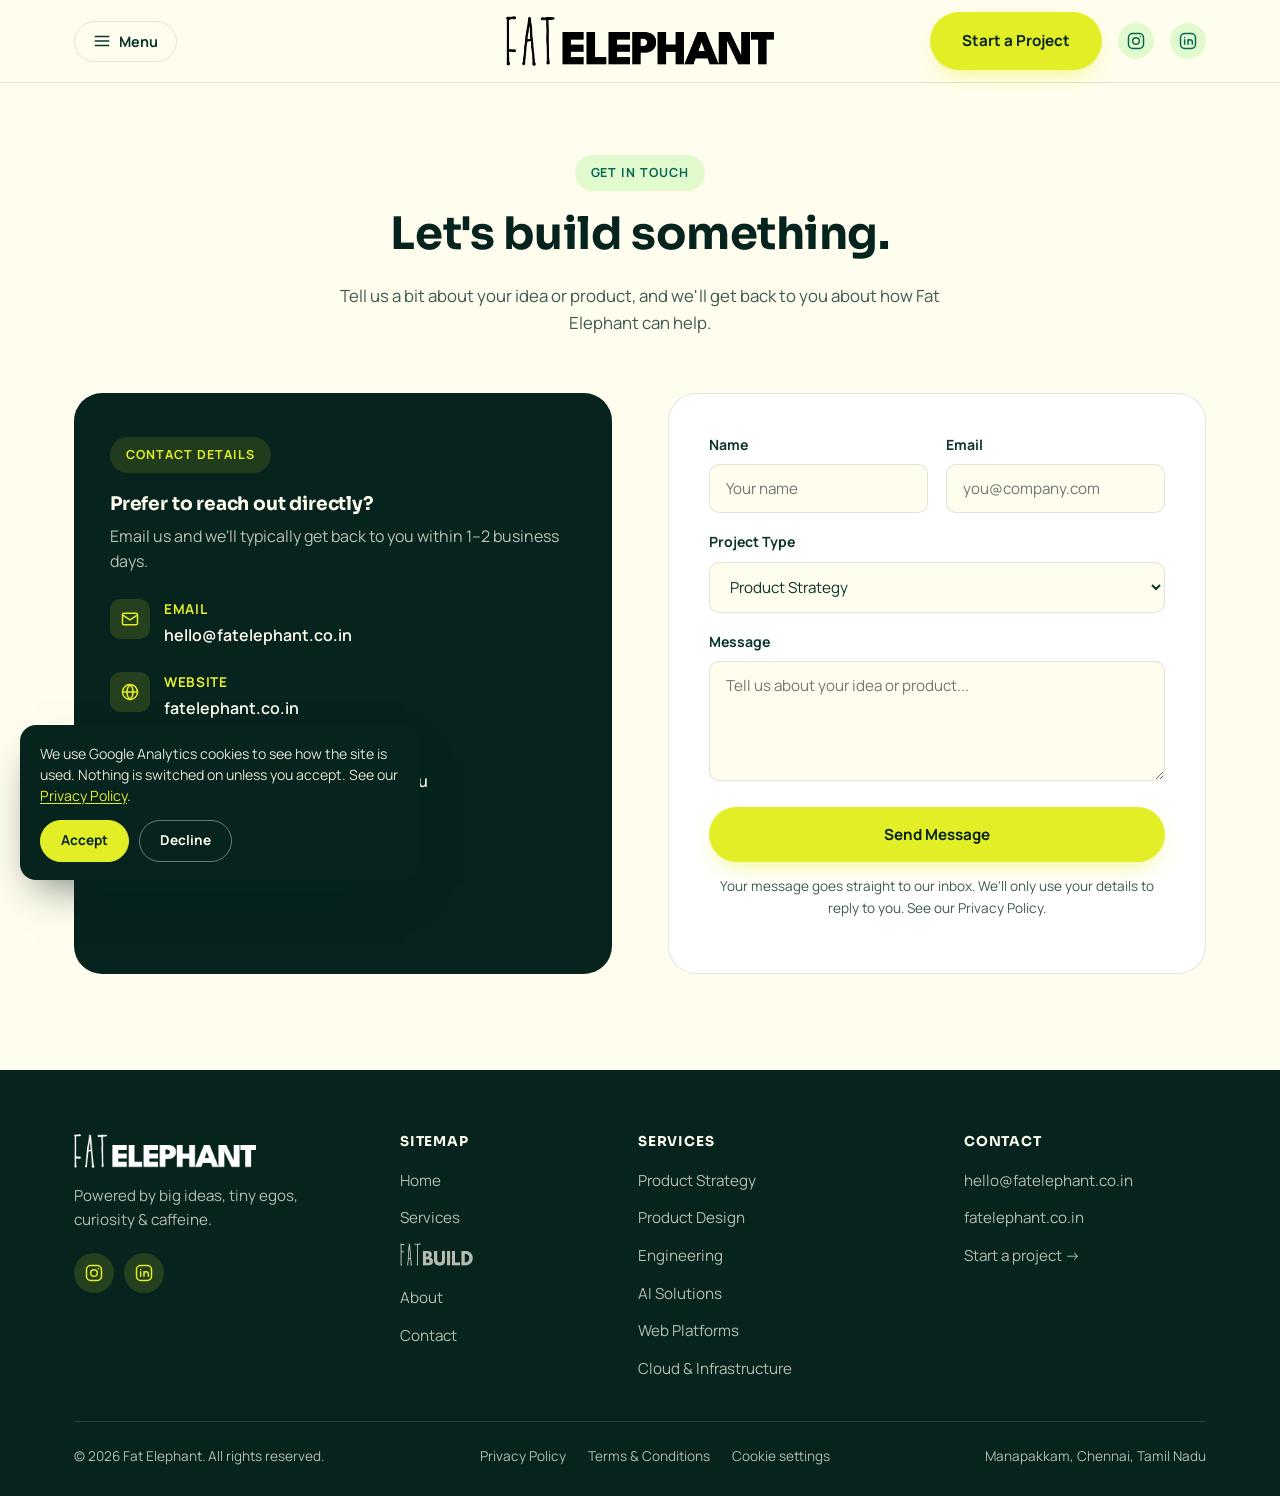
<file: contact.html>
<!DOCTYPE html>
<html lang="en-IN">
<head>
<meta charset="UTF-8">
<meta name="viewport" content="width=device-width, initial-scale=1.0">
<title>Start a Project | Fat Elephant, Chennai</title>
<meta name="description" content="Tell us what you're trying to build. Send a brief and we'll suggest the right starting point.">
<link rel="canonical" href="https://fatelephant.co.in/contact">
<meta property="og:title" content="Start a Project | Fat Elephant, Chennai">
<meta property="og:description" content="Tell us what you're trying to build. Send a brief and we'll suggest the right starting point.">
<meta property="og:url" content="https://fatelephant.co.in/contact">
<meta property="og:type" content="website">
<meta property="og:site_name" content="Fat Elephant">
<meta property="og:locale" content="en_IN">
<meta property="og:image" content="https://fatelephant.co.in/og/contact.png">
<meta property="og:image:width" content="1200">
<meta property="og:image:height" content="630">
<meta property="og:image:alt" content="Fat Elephant, product and technology studio">
<meta name="twitter:card" content="summary_large_image">
<meta name="theme-color" content="#fffdee">
<link rel="icon" href="/favicon.ico" sizes="32x32">
<link rel="apple-touch-icon" href="/apple-touch-icon.png">
<link rel="manifest" href="/site.webmanifest">
<link rel="preconnect" href="https://fonts.googleapis.com">
<link rel="preconnect" href="https://fonts.gstatic.com" crossorigin>
<link href="https://fonts.googleapis.com/css2?family=Sora:wght@600;700;800&family=Manrope:wght@400;500;600;700;800&family=Caveat:wght@600;700&display=swap" rel="stylesheet">
<link rel="stylesheet" href="/css/style.css">
</head>
<body>

<header class="navbar">
  <div class="container">
    <div class="nav-menu">
      <button class="nav-menu-trigger" id="navMenuTrigger" aria-haspopup="true" aria-expanded="false" aria-controls="navDropdown">
        <svg class="nav-menu-icon" viewBox="0 0 24 24" fill="none" stroke="currentColor" stroke-width="1.8" stroke-linecap="round" stroke-linejoin="round"><line x1="3" y1="6" x2="21" y2="6"/><line x1="3" y1="12" x2="21" y2="12"/><line x1="3" y1="18" x2="21" y2="18"/></svg>
        <span>Menu</span>
      </button>
      <ul class="nav-dropdown" id="navDropdown">
        <li><a href="/">Home</a></li>
        <li><a href="/services">Services</a></li>
        <li><a href="/build"><span class="fat-build"><span class="sr-only">Fat Build</span></span></a></li>
        <li><a href="/about">About</a></li>
        <li><a href="/contact" class="active">Contact</a></li>
      </ul>
    </div>

    <a href="/" class="nav-logo"><img src="/assets/logo-wide.png" alt="Fat Elephant"></a>

    <div class="nav-right">
      <a href="/contact" class="btn btn-primary">Start a Project</a>
      <a href="https://www.instagram.com/think.fat/" target="_blank" rel="noopener noreferrer" class="social-link nav-social" aria-label="Fat Elephant on Instagram">
        <svg viewBox="0 0 24 24" fill="none" stroke="currentColor" stroke-width="1.8" stroke-linecap="round" stroke-linejoin="round"><rect x="3" y="3" width="18" height="18" rx="5"/><circle cx="12" cy="12" r="4"/><circle cx="17.5" cy="6.5" r="0.9" fill="currentColor" stroke="none"/></svg>
      </a>
      <a href="https://www.linkedin.com/company/think-fat/" target="_blank" rel="noopener noreferrer" class="social-link nav-social" aria-label="Fat Elephant on LinkedIn">
          <svg viewBox="0 0 24 24" fill="none" stroke="currentColor" stroke-width="1.8" stroke-linecap="round" stroke-linejoin="round"><rect x="3" y="3" width="18" height="18" rx="5"/><path d="M8 10.5V16M8 7.8v.01M12 16v-5.5M12 13.2a2.6 2.6 0 0 1 5.2 0V16"/></svg>
      </a>
    </div>
  </div>
</header>

<div class="page-header">
  <div class="container">
    <span class="eyebrow">Get in Touch</span>
    <h1>Let's build something.</h1>
    <p>Tell us a bit about your idea or product, and we'll get back to you about how Fat Elephant can help.</p>
  </div>
</div>

<section style="padding-top:0;">
  <div class="container">
    <div class="contact-grid">

      <div class="contact-info reveal">
        <span class="eyebrow eyebrow--on-dark">Contact Details</span>
        <h3>Prefer to reach out directly?</h3>
        <p>Email us and we'll typically get back to you within 1–2 business days.</p>

        <div class="contact-detail">
          <div class="icon">
            <svg viewBox="0 0 24 24" fill="none" stroke="currentColor" stroke-width="1.8" stroke-linecap="round" stroke-linejoin="round"><rect x="3" y="5" width="18" height="14" rx="2"/><path d="M3 7l9 6 9-6"/></svg>
          </div>
          <div>
            <strong>Email</strong>
            <a href="mailto:hello@fatelephant.co.in">hello@fatelephant.co.in</a>
          </div>
        </div>

        <div class="contact-detail">
          <div class="icon">
            <svg viewBox="0 0 24 24" fill="none" stroke="currentColor" stroke-width="1.8" stroke-linecap="round" stroke-linejoin="round"><circle cx="12" cy="12" r="9"/><path d="M3 12h18M12 3c2.5 2.6 3.8 5.7 3.8 9s-1.3 6.4-3.8 9c-2.5-2.6-3.8-5.7-3.8-9s1.3-6.4 3.8-9z"/></svg>
          </div>
          <div>
            <strong>Website</strong>
            <a href="https://fatelephant.co.in" target="_blank" rel="noopener">fatelephant.co.in</a>
          </div>
        </div>

        <div class="contact-detail">
          <div class="icon">
            <svg viewBox="0 0 24 24" fill="none" stroke="currentColor" stroke-width="1.8" stroke-linecap="round" stroke-linejoin="round"><path d="M12 21s-7-5.2-7-11a7 7 0 0 1 14 0c0 5.8-7 11-7 11z"/><circle cx="12" cy="10" r="2.4"/></svg>
          </div>
          <div>
            <strong>Location</strong>
            <span>Manapakkam, Chennai, Tamil Nadu</span>
          </div>
        </div>

        <div class="contact-detail">
          <div class="icon">
            <svg viewBox="0 0 24 24" fill="none" stroke="currentColor" stroke-width="1.8" stroke-linecap="round" stroke-linejoin="round"><circle cx="12" cy="12" r="9"/><path d="M12 7v5l3 3"/></svg>
          </div>
          <div>
            <strong>Response Time</strong>
            <span>1–2 business days</span>
          </div>
        </div>
      </div>

      <form class="form-card reveal" id="contactForm">
        <div class="form-row">
          <div class="field">
            <label for="name">Name</label>
            <input type="text" id="name" name="name" placeholder="Your name" required>
          </div>
          <div class="field">
            <label for="email">Email</label>
            <input type="email" id="email" name="email" placeholder="you@company.com" required>
          </div>
        </div>

        <div class="field">
          <label for="project">Project Type</label>
          <select id="project" name="project">
            <option>Product Strategy</option>
            <option>Product Design</option>
            <option>Engineering</option>
            <option>AI Solutions</option>
            <option>Web Platforms</option>
            <option>Cloud &amp; Infrastructure</option>
            <option>Not sure yet</option>
          </select>
        </div>

        <div class="field">
          <label for="message">Message</label>
          <textarea id="message" name="message" placeholder="Tell us about your idea or product..." required></textarea>
        </div>

        <input type="text" name="website" class="ship-hp" tabindex="-1" autocomplete="off" aria-hidden="true">

        <button type="submit" class="btn btn-primary btn-block">Send Message</button>
        <p class="form-note" role="status">Your message goes straight to our inbox. We'll only use your details to reply to you. See our <a href="/privacy">Privacy Policy</a>.</p>
        <div class="ship-done contact-done" id="contactDone" hidden>
          <div class="ship-check">
            <svg viewBox="0 0 80 80" aria-hidden="true" focusable="false"><circle class="ship-ring" cx="40" cy="40" r="30"/><path class="ship-tick" d="M27 41l9 9 18-20"/></svg>
          </div>
          <p class="ship-heading">Message sent.</p>
          <p id="contactDoneText" role="status"></p>
        </div>
      </form>

    </div>
  </div>
</section>

<footer class="site-footer">
  <div class="container">
    <div class="footer-grid">
      <div class="footer-brand">
        <img src="/assets/logo-wide.png" alt="Fat Elephant">
        <p>Powered by big ideas, tiny egos, curiosity &amp; caffeine.</p>
        <div class="footer-social">
          <a href="https://www.instagram.com/think.fat/" target="_blank" rel="noopener noreferrer" class="social-link" aria-label="Fat Elephant on Instagram">
            <svg viewBox="0 0 24 24" fill="none" stroke="currentColor" stroke-width="1.8" stroke-linecap="round" stroke-linejoin="round"><rect x="3" y="3" width="18" height="18" rx="5"/><circle cx="12" cy="12" r="4"/><circle cx="17.5" cy="6.5" r="0.9" fill="currentColor" stroke="none"/></svg>
          </a>
          <a href="https://www.linkedin.com/company/think-fat/" target="_blank" rel="noopener noreferrer" class="social-link" aria-label="Fat Elephant on LinkedIn">
            <svg viewBox="0 0 24 24" fill="none" stroke="currentColor" stroke-width="1.8" stroke-linecap="round" stroke-linejoin="round"><rect x="3" y="3" width="18" height="18" rx="5"/><path d="M8 10.5V16M8 7.8v.01M12 16v-5.5M12 13.2a2.6 2.6 0 0 1 5.2 0V16"/></svg>
          </a>
        </div>
      </div>
      <div class="footer-col">
        <p class="footer-heading">Sitemap</p>
        <ul>
          <li><a href="/">Home</a></li>
          <li><a href="/services">Services</a></li>
          <li><a href="/build"><span class="fat-build"><span class="sr-only">Fat Build</span></span></a></li>
          <li><a href="/about">About</a></li>
          <li><a href="/contact">Contact</a></li>
        </ul>
      </div>
      <div class="footer-col footer-col--services">
        <p class="footer-heading">Services</p>
        <ul>
          <li><a href="/services/product-strategy">Product Strategy</a></li>
          <li><a href="/services/product-design">Product Design</a></li>
          <li><a href="/services/engineering">Engineering</a></li>
          <li><a href="/services/ai-solutions">AI Solutions</a></li>
          <li><a href="/services/web-platforms">Web Platforms</a></li>
          <li><a href="/services/cloud-infrastructure">Cloud &amp; Infrastructure</a></li>
        </ul>
      </div>
      <div class="footer-col">
        <p class="footer-heading">Contact</p>
        <ul>
          <li><a href="mailto:hello@fatelephant.co.in">hello@fatelephant.co.in</a></li>
          <li><a href="https://fatelephant.co.in" target="_blank" rel="noopener">fatelephant.co.in</a></li>
          <li><a href="/contact">Start a project →</a></li>
        </ul>
      </div>
    </div>
    <div class="footer-bottom">
      <span>© <span id="year"></span> Fat Elephant. All rights reserved.</span>
      <span class="footer-legal"><a href="/privacy">Privacy Policy</a><a href="/terms">Terms &amp; Conditions</a></span>
      <span>Manapakkam, Chennai, Tamil Nadu</span>
    </div>
  </div>
</footer>

<script src="/js/analytics.js"></script>
<script src="/js/main.js"></script>
</body>
</html>
</file>
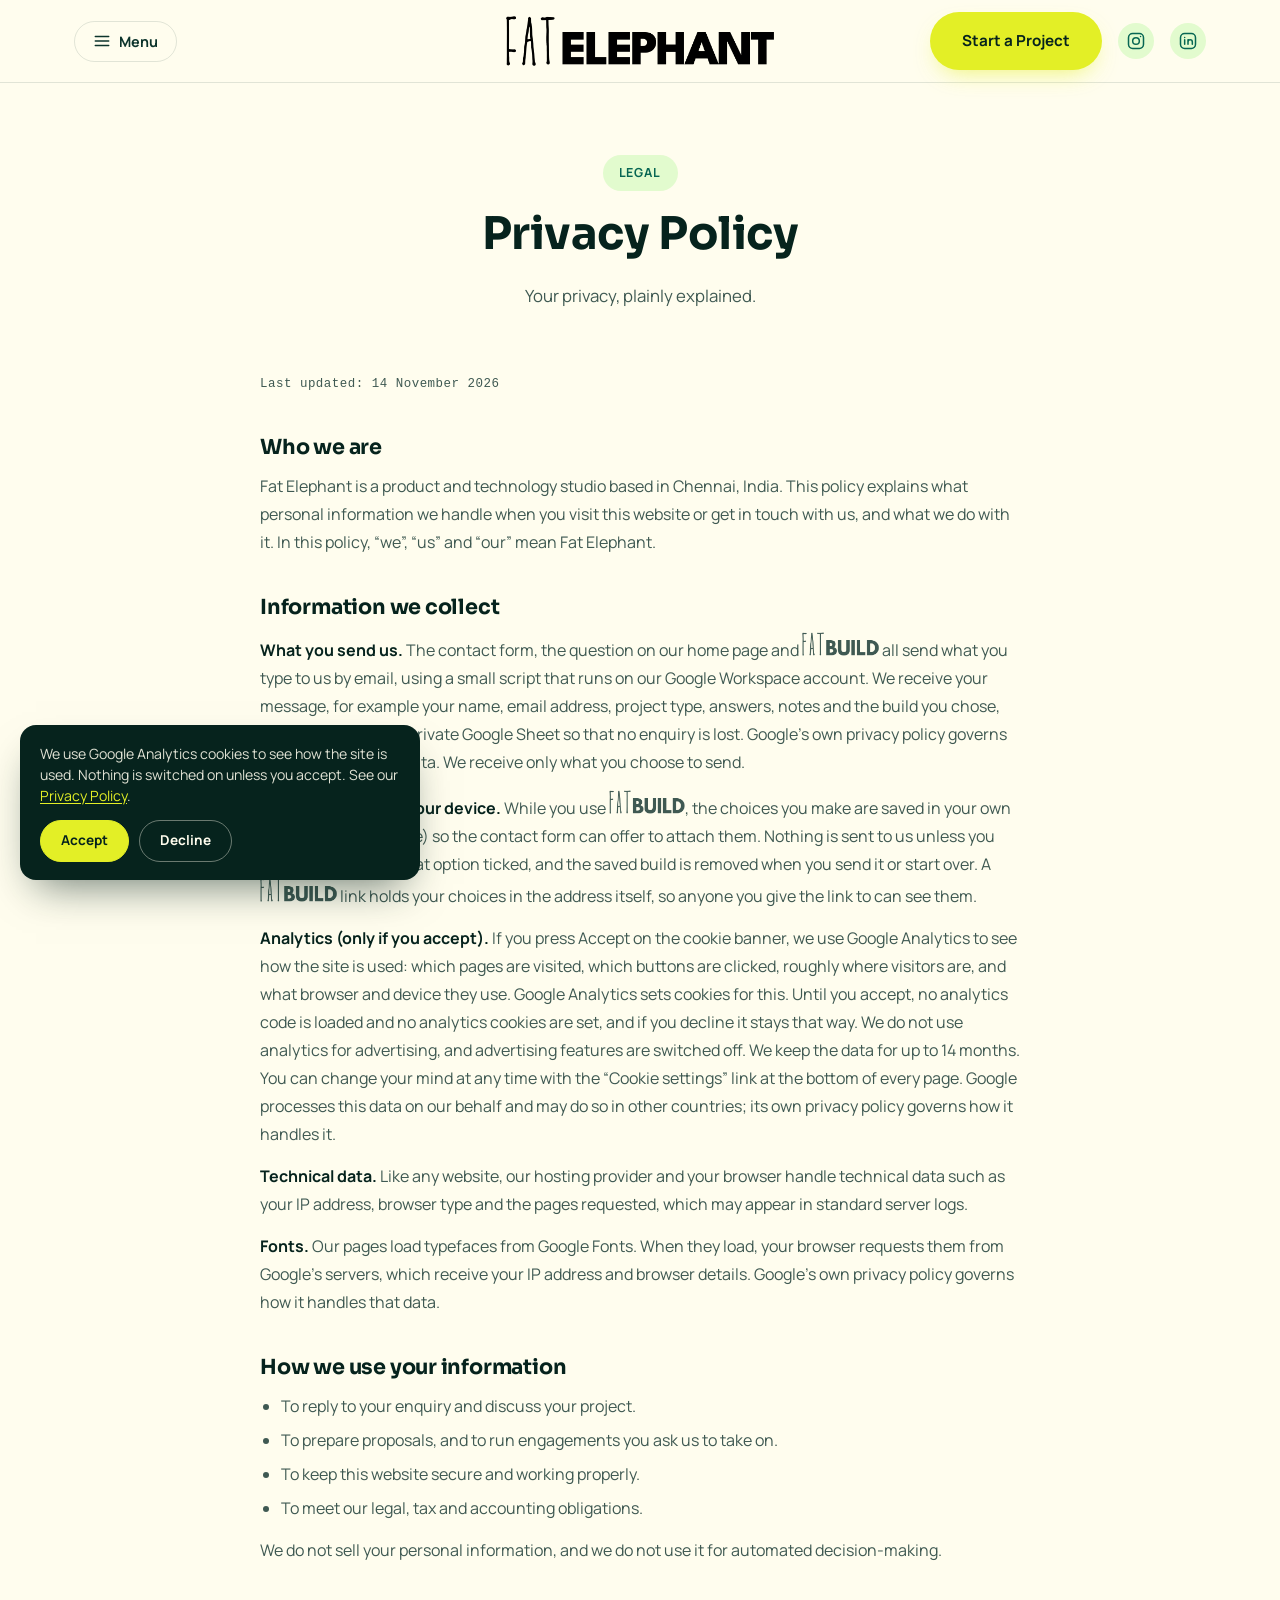
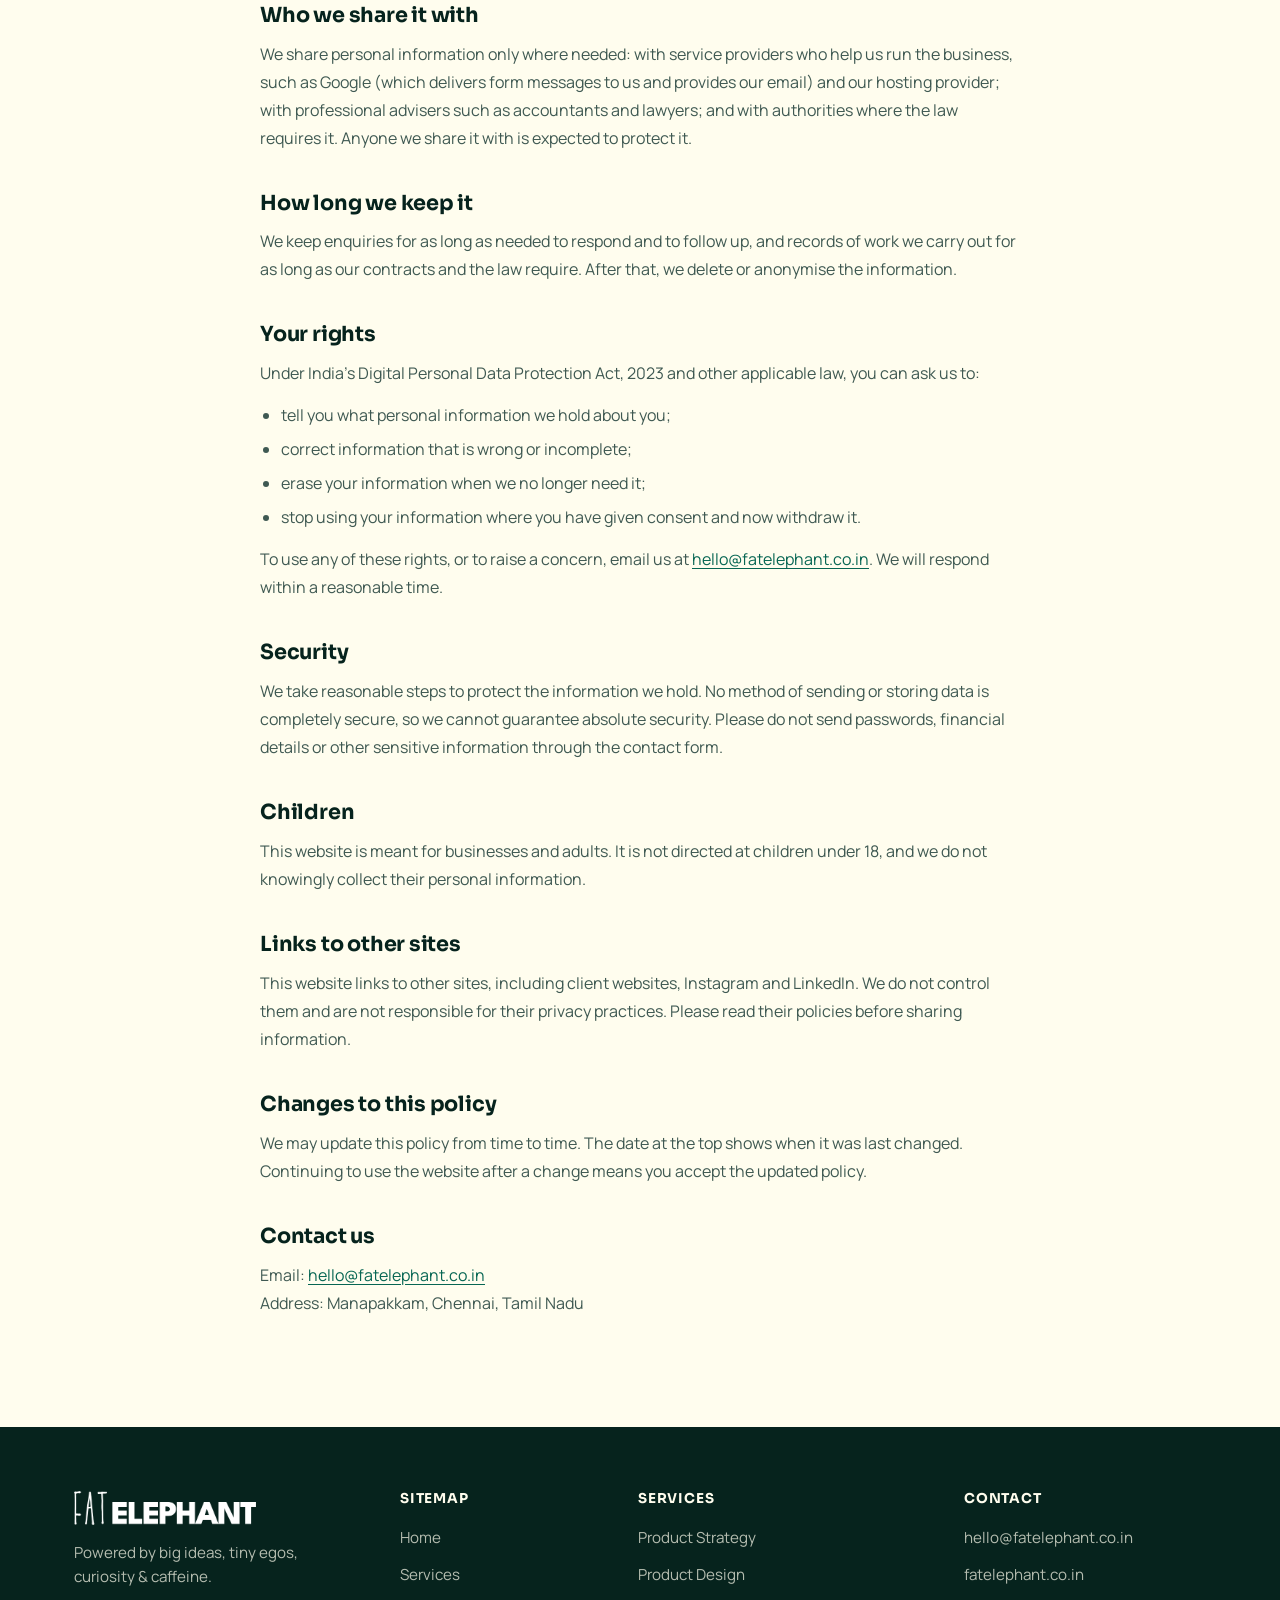
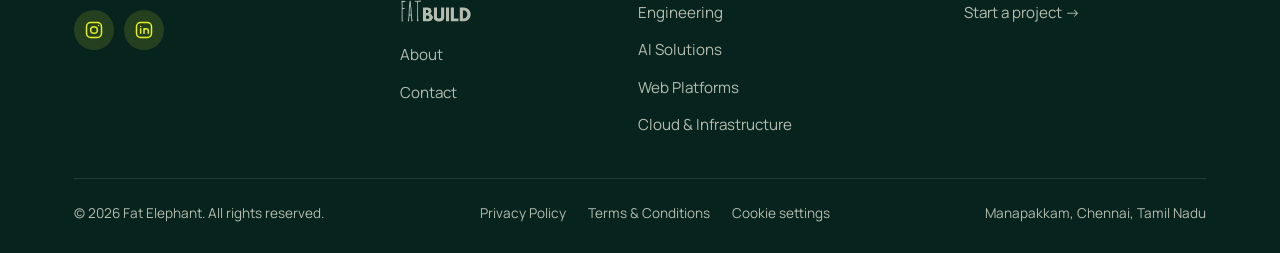
<file: privacy.html>
<!DOCTYPE html>
<html lang="en-IN">
<head>
<meta charset="UTF-8">
<meta name="viewport" content="width=device-width, initial-scale=1.0">
<title>Privacy Policy | Fat Elephant</title>
<meta name="description" content="How Fat Elephant handles your personal information.">
<link rel="canonical" href="https://fatelephant.co.in/privacy">
<meta property="og:title" content="Privacy Policy | Fat Elephant">
<meta property="og:description" content="How Fat Elephant handles your personal information.">
<meta property="og:url" content="https://fatelephant.co.in/privacy">
<meta property="og:type" content="website">
<meta property="og:site_name" content="Fat Elephant">
<meta property="og:locale" content="en_IN">
<meta property="og:image" content="https://fatelephant.co.in/og/home.png">
<meta property="og:image:width" content="1200">
<meta property="og:image:height" content="630">
<meta property="og:image:alt" content="Fat Elephant, product and technology studio">
<meta name="twitter:card" content="summary_large_image">
<meta name="theme-color" content="#fffdee">
<link rel="icon" href="/favicon.ico" sizes="32x32">
<link rel="apple-touch-icon" href="/apple-touch-icon.png">
<link rel="manifest" href="/site.webmanifest">
<link rel="preconnect" href="https://fonts.googleapis.com">
<link rel="preconnect" href="https://fonts.gstatic.com" crossorigin>
<link href="https://fonts.googleapis.com/css2?family=Sora:wght@600;700;800&family=Manrope:wght@400;500;600;700;800&family=Caveat:wght@600;700&display=swap" rel="stylesheet">
<link rel="stylesheet" href="/css/style.css">
</head>
<body>

<header class="navbar">
  <div class="container">
    <div class="nav-menu">
      <button class="nav-menu-trigger" id="navMenuTrigger" aria-haspopup="true" aria-expanded="false" aria-controls="navDropdown">
        <svg class="nav-menu-icon" viewBox="0 0 24 24" fill="none" stroke="currentColor" stroke-width="1.8" stroke-linecap="round" stroke-linejoin="round"><line x1="3" y1="6" x2="21" y2="6"/><line x1="3" y1="12" x2="21" y2="12"/><line x1="3" y1="18" x2="21" y2="18"/></svg>
        <span>Menu</span>
      </button>
      <ul class="nav-dropdown" id="navDropdown">
        <li><a href="/">Home</a></li>
        <li><a href="/services">Services</a></li>
        <li><a href="/build"><span class="fat-build"><span class="sr-only">Fat Build</span></span></a></li>
        <li><a href="/about">About</a></li>
        <li><a href="/contact">Contact</a></li>
      </ul>
    </div>

    <a href="/" class="nav-logo"><img src="/assets/logo-wide.png" alt="Fat Elephant"></a>

    <div class="nav-right">
      <a href="/contact" class="btn btn-primary">Start a Project</a>
      <a href="https://www.instagram.com/think.fat/" target="_blank" rel="noopener noreferrer" class="social-link nav-social" aria-label="Fat Elephant on Instagram">
        <svg viewBox="0 0 24 24" fill="none" stroke="currentColor" stroke-width="1.8" stroke-linecap="round" stroke-linejoin="round"><rect x="3" y="3" width="18" height="18" rx="5"/><circle cx="12" cy="12" r="4"/><circle cx="17.5" cy="6.5" r="0.9" fill="currentColor" stroke="none"/></svg>
      </a>
      <a href="https://www.linkedin.com/company/think-fat/" target="_blank" rel="noopener noreferrer" class="social-link nav-social" aria-label="Fat Elephant on LinkedIn">
          <svg viewBox="0 0 24 24" fill="none" stroke="currentColor" stroke-width="1.8" stroke-linecap="round" stroke-linejoin="round"><rect x="3" y="3" width="18" height="18" rx="5"/><path d="M8 10.5V16M8 7.8v.01M12 16v-5.5M12 13.2a2.6 2.6 0 0 1 5.2 0V16"/></svg>
      </a>
    </div>
  </div>
</header>

<div class="page-header">
  <div class="container">
    <span class="eyebrow">Legal</span>
    <h1>Privacy Policy</h1>
    <p>Your privacy, plainly explained.</p>
  </div>
</div>

<section class="legal-section">
  <div class="container">
    <div class="legal">
      <p class="legal-updated">Last updated: 14 November 2026</p>

      <h2>Who we are</h2>
      <p>Fat Elephant is a product and technology studio based in Chennai, India. This policy explains what personal information we handle when you visit this website or get in touch with us, and what we do with it. In this policy, &ldquo;we&rdquo;, &ldquo;us&rdquo; and &ldquo;our&rdquo; mean Fat Elephant.</p>

      <h2>Information we collect</h2>
      <p><strong>What you send us.</strong> The contact form, the question on our home page and <span class="fat-build"><span class="sr-only">Fat Build</span></span> all send what you type to us by email, using a small script that runs on our Google Workspace account. We receive your message, for example your name, email address, project type, answers, notes and the build you chose, and keep a copy in a private Google Sheet so that no enquiry is lost. Google&rsquo;s own privacy policy governs how it handles that data. We receive only what you choose to send.</p>
      <p><strong>Your <span class="fat-build"><span class="sr-only">Fat Build</span></span>, on your device.</strong> While you use <span class="fat-build"><span class="sr-only">Fat Build</span></span>, the choices you make are saved in your own browser (local storage) so the contact form can offer to attach them. Nothing is sent to us unless you submit a form with that option ticked, and the saved build is removed when you send it or start over. A <span class="fat-build"><span class="sr-only">Fat Build</span></span> link holds your choices in the address itself, so anyone you give the link to can see them.</p>
      <p><strong>Analytics (only if you accept).</strong> If you press Accept on the cookie banner, we use Google Analytics to see how the site is used: which pages are visited, which buttons are clicked, roughly where visitors are, and what browser and device they use. Google Analytics sets cookies for this. Until you accept, no analytics code is loaded and no analytics cookies are set, and if you decline it stays that way. We do not use analytics for advertising, and advertising features are switched off. We keep the data for up to 14 months. You can change your mind at any time with the &ldquo;Cookie settings&rdquo; link at the bottom of every page. Google processes this data on our behalf and may do so in other countries; its own privacy policy governs how it handles it.</p>
      <p><strong>Technical data.</strong> Like any website, our hosting provider and your browser handle technical data such as your IP address, browser type and the pages requested, which may appear in standard server logs.</p>
      <p><strong>Fonts.</strong> Our pages load typefaces from Google Fonts. When they load, your browser requests them from Google&rsquo;s servers, which receive your IP address and browser details. Google&rsquo;s own privacy policy governs how it handles that data.</p>

      <h2>How we use your information</h2>
      <ul>
        <li>To reply to your enquiry and discuss your project.</li>
        <li>To prepare proposals, and to run engagements you ask us to take on.</li>
        <li>To keep this website secure and working properly.</li>
        <li>To meet our legal, tax and accounting obligations.</li>
      </ul>
      <p>We do not sell your personal information, and we do not use it for automated decision-making.</p>

      <h2>Who we share it with</h2>
      <p>We share personal information only where needed: with service providers who help us run the business, such as Google (which delivers form messages to us and provides our email) and our hosting provider; with professional advisers such as accountants and lawyers; and with authorities where the law requires it. Anyone we share it with is expected to protect it.</p>

      <h2>How long we keep it</h2>
      <p>We keep enquiries for as long as needed to respond and to follow up, and records of work we carry out for as long as our contracts and the law require. After that, we delete or anonymise the information.</p>

      <h2>Your rights</h2>
      <p>Under India&rsquo;s Digital Personal Data Protection Act, 2023 and other applicable law, you can ask us to:</p>
      <ul>
        <li>tell you what personal information we hold about you;</li>
        <li>correct information that is wrong or incomplete;</li>
        <li>erase your information when we no longer need it;</li>
        <li>stop using your information where you have given consent and now withdraw it.</li>
      </ul>
      <p>To use any of these rights, or to raise a concern, email us at <a href="mailto:hello@fatelephant.co.in">hello@fatelephant.co.in</a>. We will respond within a reasonable time.</p>

      <h2>Security</h2>
      <p>We take reasonable steps to protect the information we hold. No method of sending or storing data is completely secure, so we cannot guarantee absolute security. Please do not send passwords, financial details or other sensitive information through the contact form.</p>

      <h2>Children</h2>
      <p>This website is meant for businesses and adults. It is not directed at children under 18, and we do not knowingly collect their personal information.</p>

      <h2>Links to other sites</h2>
      <p>This website links to other sites, including client websites, Instagram and LinkedIn. We do not control them and are not responsible for their privacy practices. Please read their policies before sharing information.</p>

      <h2>Changes to this policy</h2>
      <p>We may update this policy from time to time. The date at the top shows when it was last changed. Continuing to use the website after a change means you accept the updated policy.</p>

      <h2>Contact us</h2>
      <p>Email: <a href="mailto:hello@fatelephant.co.in">hello@fatelephant.co.in</a><br>
      Address: Manapakkam, Chennai, Tamil Nadu</p>
    </div>
  </div>
</section>

<footer class="site-footer">
  <div class="container">
    <div class="footer-grid">
      <div class="footer-brand">
        <img src="/assets/logo-wide.png" alt="Fat Elephant">
        <p>Powered by big ideas, tiny egos, curiosity &amp; caffeine.</p>
        <div class="footer-social">
          <a href="https://www.instagram.com/think.fat/" target="_blank" rel="noopener noreferrer" class="social-link" aria-label="Fat Elephant on Instagram">
            <svg viewBox="0 0 24 24" fill="none" stroke="currentColor" stroke-width="1.8" stroke-linecap="round" stroke-linejoin="round"><rect x="3" y="3" width="18" height="18" rx="5"/><circle cx="12" cy="12" r="4"/><circle cx="17.5" cy="6.5" r="0.9" fill="currentColor" stroke="none"/></svg>
          </a>
          <a href="https://www.linkedin.com/company/think-fat/" target="_blank" rel="noopener noreferrer" class="social-link" aria-label="Fat Elephant on LinkedIn">
            <svg viewBox="0 0 24 24" fill="none" stroke="currentColor" stroke-width="1.8" stroke-linecap="round" stroke-linejoin="round"><rect x="3" y="3" width="18" height="18" rx="5"/><path d="M8 10.5V16M8 7.8v.01M12 16v-5.5M12 13.2a2.6 2.6 0 0 1 5.2 0V16"/></svg>
          </a>
        </div>
      </div>
      <div class="footer-col">
        <p class="footer-heading">Sitemap</p>
        <ul>
          <li><a href="/">Home</a></li>
          <li><a href="/services">Services</a></li>
          <li><a href="/build"><span class="fat-build"><span class="sr-only">Fat Build</span></span></a></li>
          <li><a href="/about">About</a></li>
          <li><a href="/contact">Contact</a></li>
        </ul>
      </div>
      <div class="footer-col footer-col--services">
        <p class="footer-heading">Services</p>
        <ul>
          <li><a href="/services/product-strategy">Product Strategy</a></li>
          <li><a href="/services/product-design">Product Design</a></li>
          <li><a href="/services/engineering">Engineering</a></li>
          <li><a href="/services/ai-solutions">AI Solutions</a></li>
          <li><a href="/services/web-platforms">Web Platforms</a></li>
          <li><a href="/services/cloud-infrastructure">Cloud &amp; Infrastructure</a></li>
        </ul>
      </div>
      <div class="footer-col">
        <p class="footer-heading">Contact</p>
        <ul>
          <li><a href="mailto:hello@fatelephant.co.in">hello@fatelephant.co.in</a></li>
          <li><a href="https://fatelephant.co.in" target="_blank" rel="noopener">fatelephant.co.in</a></li>
          <li><a href="/contact">Start a project →</a></li>
        </ul>
      </div>
    </div>
    <div class="footer-bottom">
      <span>© <span id="year"></span> Fat Elephant. All rights reserved.</span>
      <span class="footer-legal"><a href="/privacy">Privacy Policy</a><a href="/terms">Terms &amp; Conditions</a></span>
      <span>Manapakkam, Chennai, Tamil Nadu</span>
    </div>
  </div>
</footer>

<script src="/js/analytics.js"></script>
<script src="/js/main.js"></script>
</body>
</html>
</file>
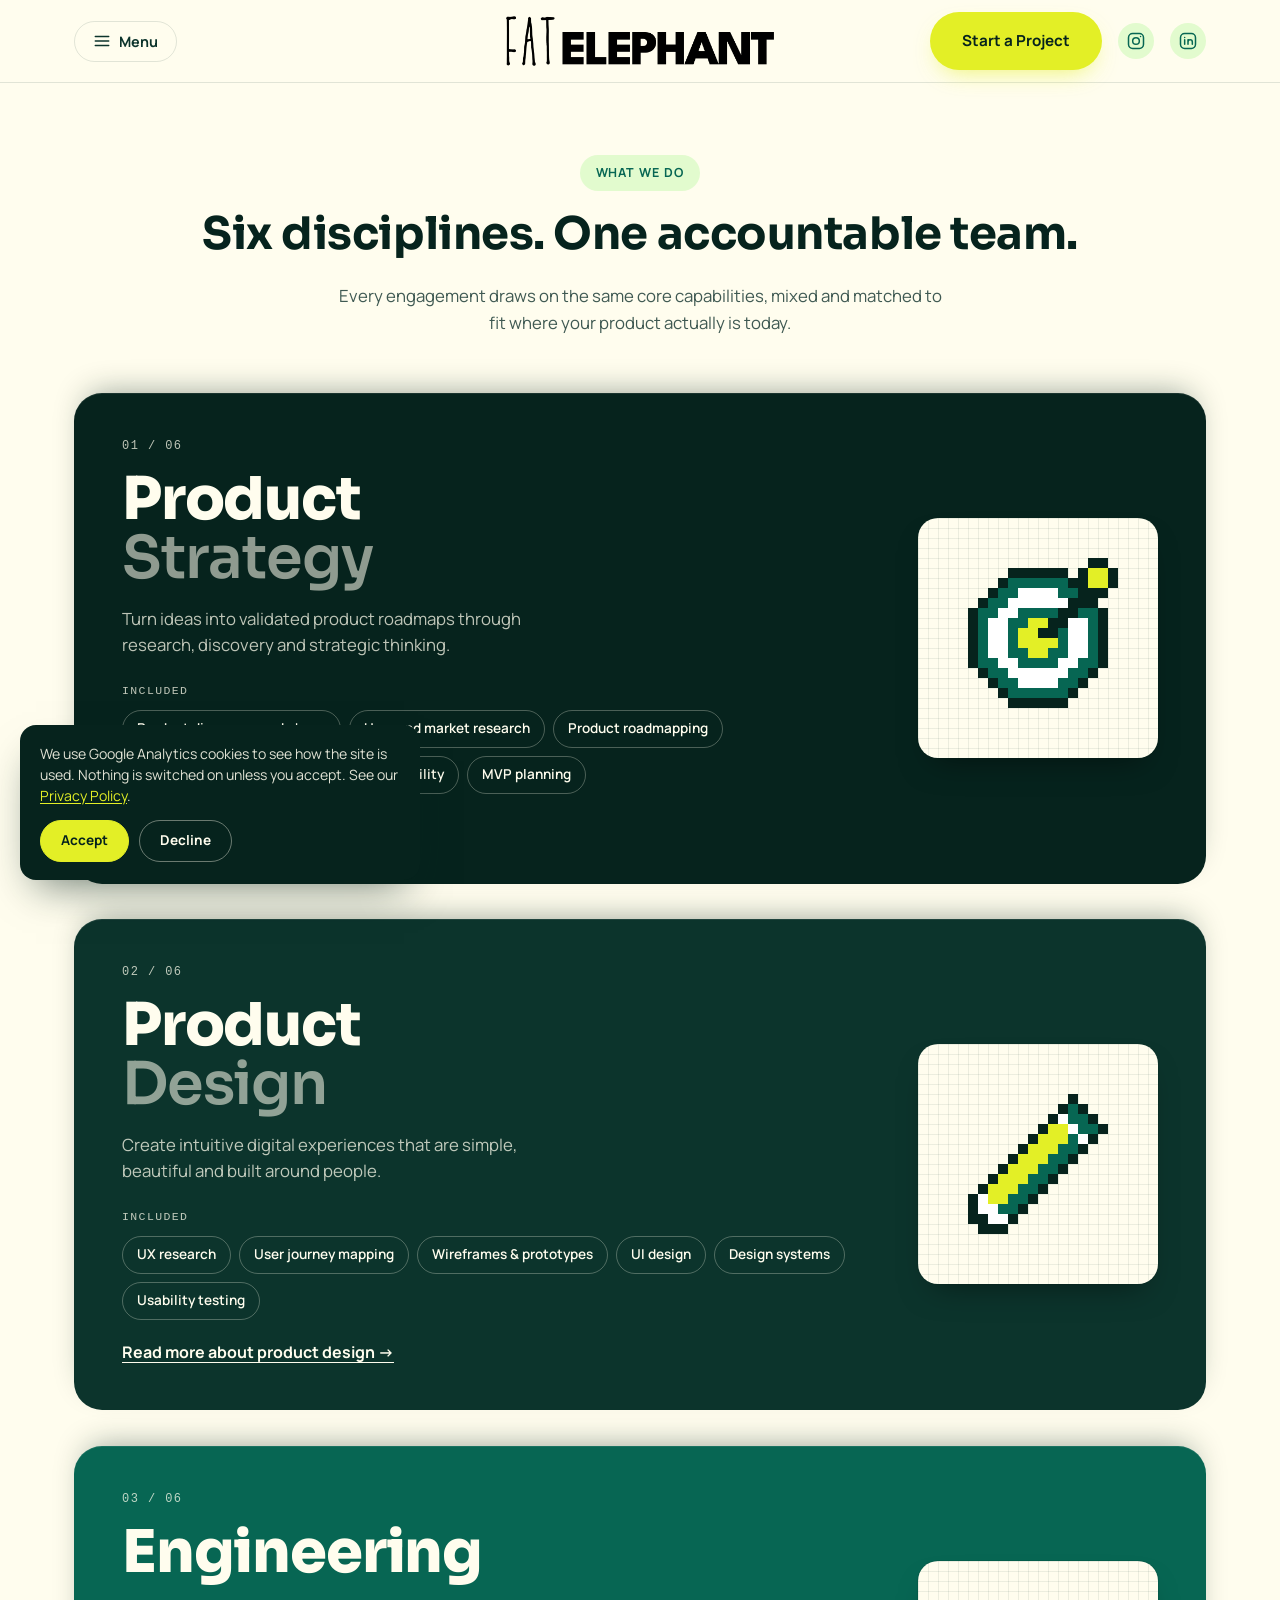
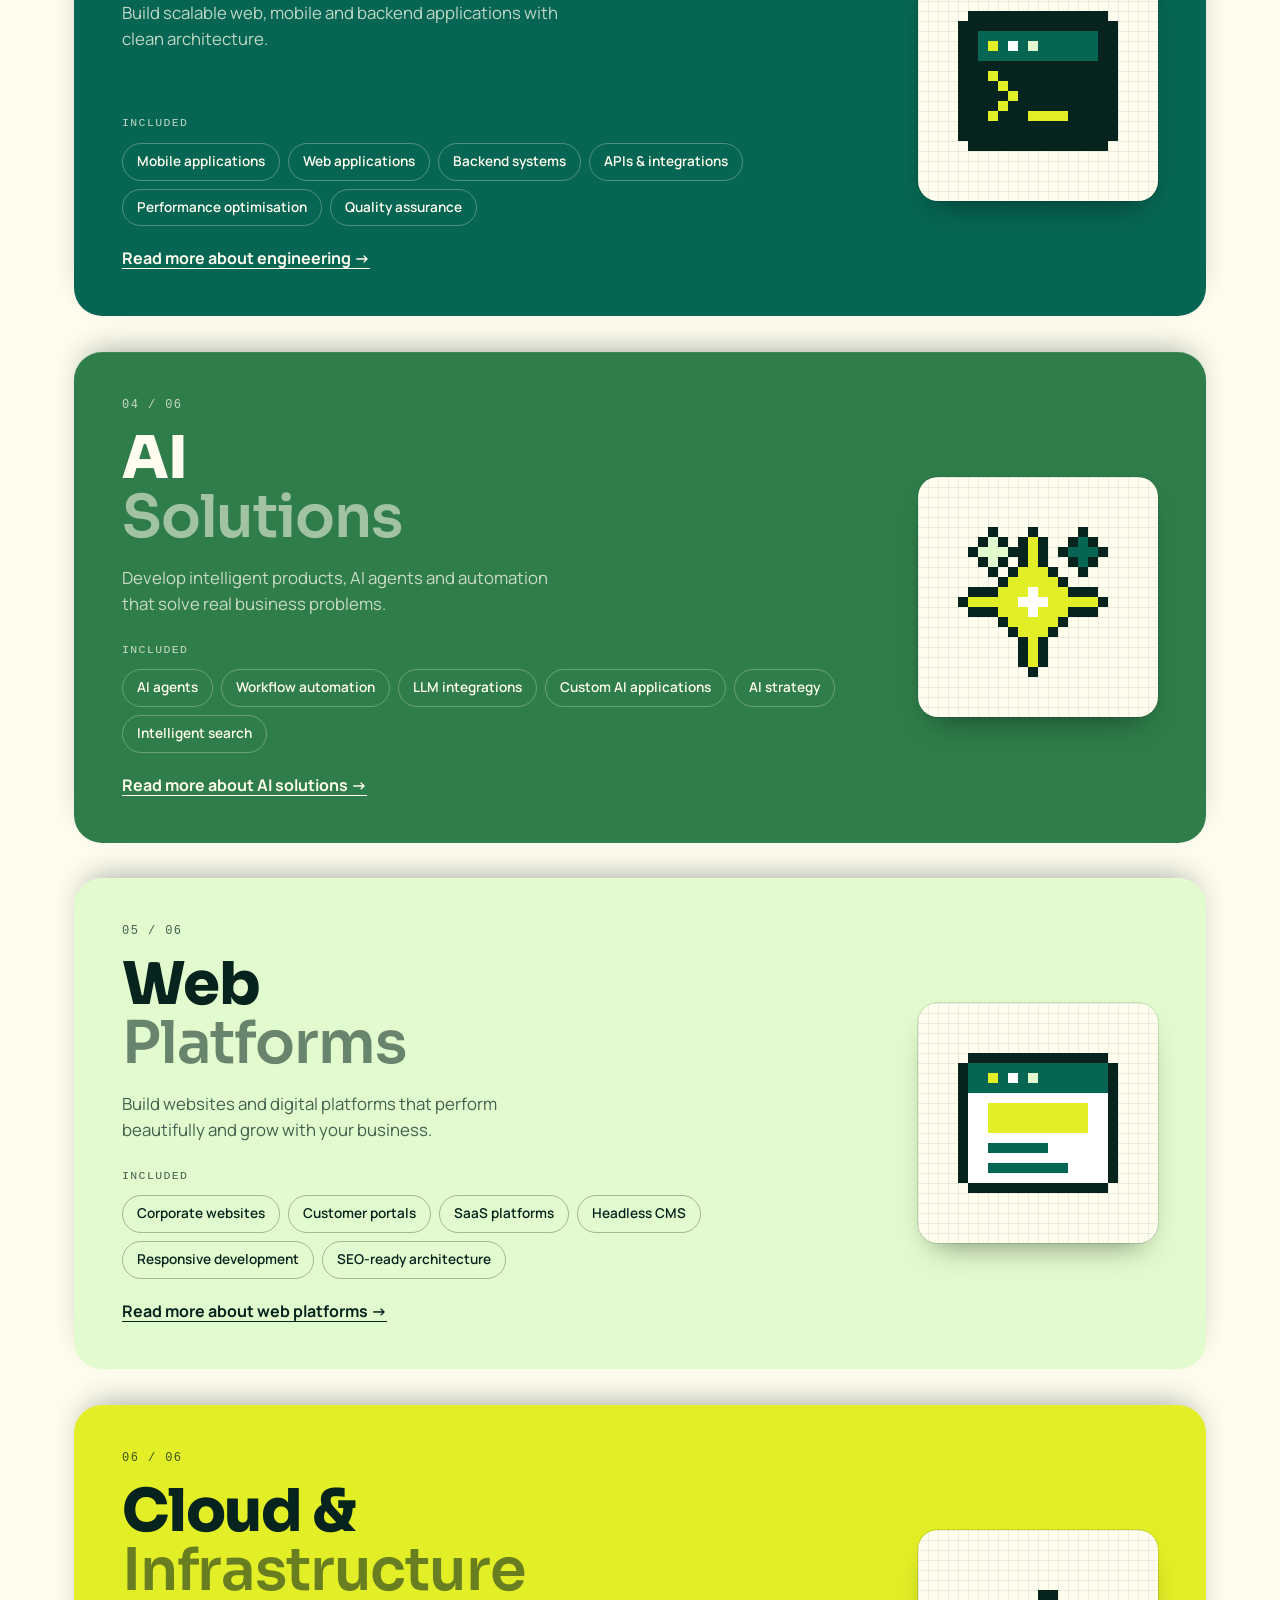
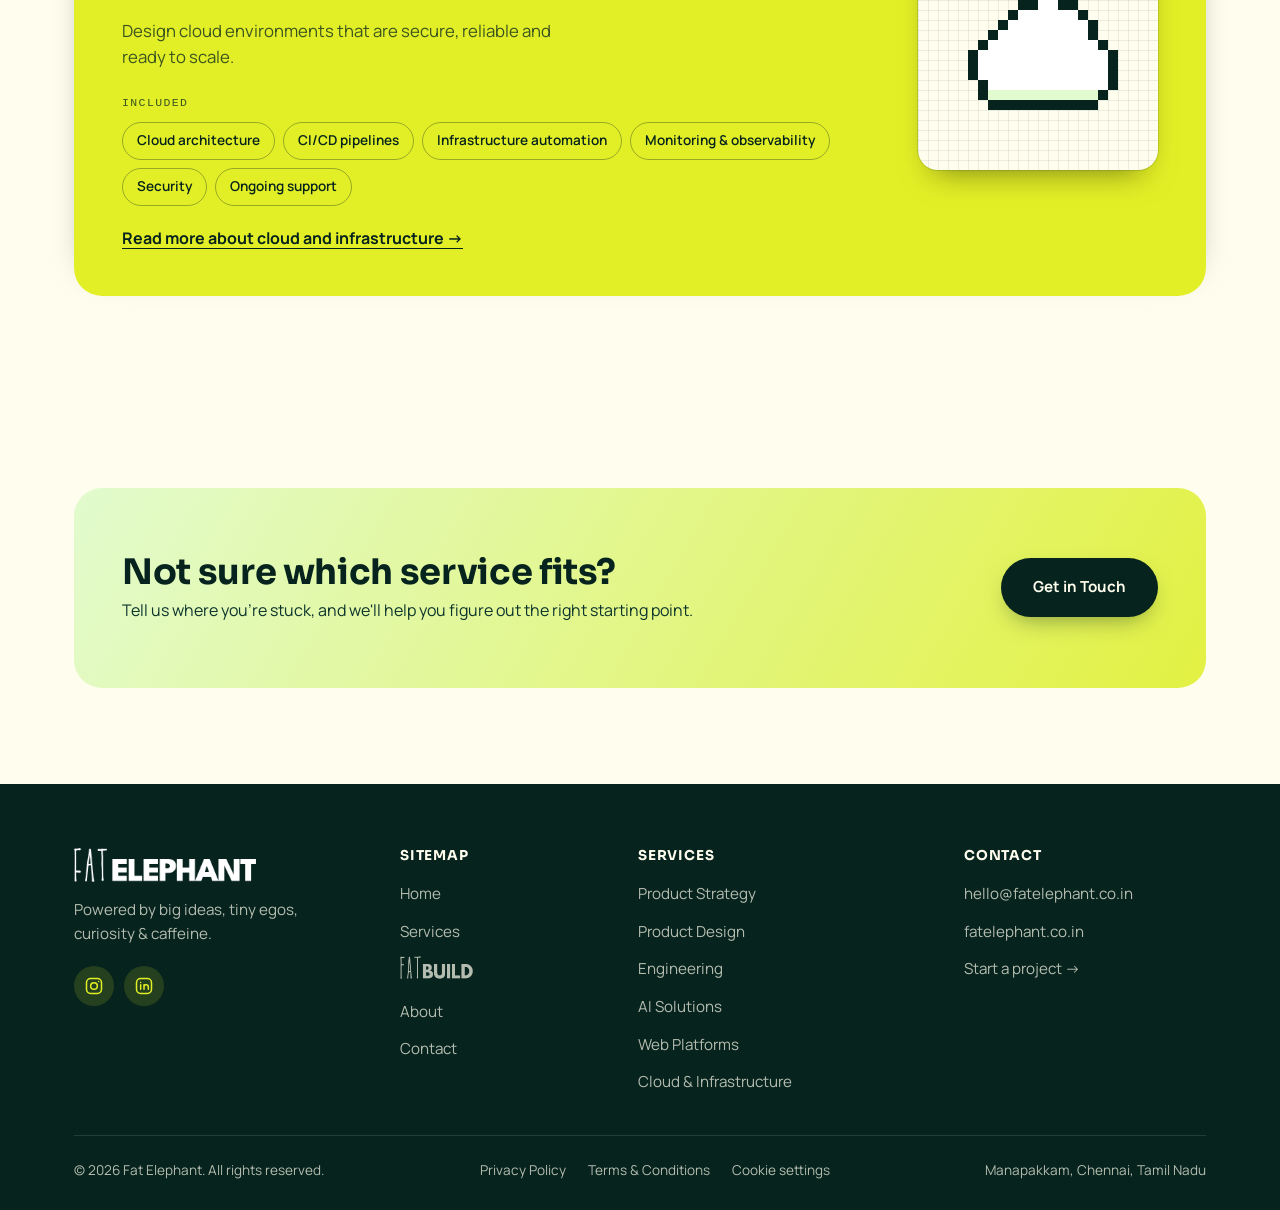
<file: services.html>
<!DOCTYPE html>
<html lang="en-IN">
<head>
<meta charset="UTF-8">
<meta name="viewport" content="width=device-width, initial-scale=1.0">
<title>Product Development Services | Fat Elephant</title>
<meta name="description" content="Product strategy, UI/UX design, engineering, AI, web platforms and cloud. Six disciplines, one accountable team, from first sketch to shipped product.">
<link rel="canonical" href="https://fatelephant.co.in/services">
<meta property="og:title" content="Product Development Services | Fat Elephant">
<meta property="og:description" content="Product strategy, UI/UX design, engineering, AI, web platforms and cloud. Six disciplines, one accountable team, from first sketch to shipped product.">
<meta property="og:url" content="https://fatelephant.co.in/services">
<meta property="og:type" content="website">
<meta property="og:site_name" content="Fat Elephant">
<meta property="og:locale" content="en_IN">
<meta property="og:image" content="https://fatelephant.co.in/og/services.png">
<meta property="og:image:width" content="1200">
<meta property="og:image:height" content="630">
<meta property="og:image:alt" content="Fat Elephant, product and technology studio">
<meta name="twitter:card" content="summary_large_image">
<meta name="theme-color" content="#fffdee">
<link rel="icon" href="/favicon.ico" sizes="32x32">
<link rel="apple-touch-icon" href="/apple-touch-icon.png">
<link rel="manifest" href="/site.webmanifest">
<link rel="preconnect" href="https://fonts.googleapis.com">
<link rel="preconnect" href="https://fonts.gstatic.com" crossorigin>
<link href="https://fonts.googleapis.com/css2?family=Sora:wght@600;700;800&family=Manrope:wght@400;500;600;700;800&family=Caveat:wght@600;700&display=swap" rel="stylesheet">
<link rel="stylesheet" href="/css/style.css">
</head>
<body>

<header class="navbar">
  <div class="container">
    <div class="nav-menu">
      <button class="nav-menu-trigger" id="navMenuTrigger" aria-haspopup="true" aria-expanded="false" aria-controls="navDropdown">
        <svg class="nav-menu-icon" viewBox="0 0 24 24" fill="none" stroke="currentColor" stroke-width="1.8" stroke-linecap="round" stroke-linejoin="round"><line x1="3" y1="6" x2="21" y2="6"/><line x1="3" y1="12" x2="21" y2="12"/><line x1="3" y1="18" x2="21" y2="18"/></svg>
        <span>Menu</span>
      </button>
      <ul class="nav-dropdown" id="navDropdown">
        <li><a href="/">Home</a></li>
        <li><a href="/services" class="active">Services</a></li>
        <li><a href="/build"><span class="fat-build"><span class="sr-only">Fat Build</span></span></a></li>
        <li><a href="/about">About</a></li>
        <li><a href="/contact">Contact</a></li>
      </ul>
    </div>

    <a href="/" class="nav-logo"><img src="/assets/logo-wide.png" alt="Fat Elephant"></a>

    <div class="nav-right">
      <a href="/contact" class="btn btn-primary">Start a Project</a>
      <a href="https://www.instagram.com/think.fat/" target="_blank" rel="noopener noreferrer" class="social-link nav-social" aria-label="Fat Elephant on Instagram">
        <svg viewBox="0 0 24 24" fill="none" stroke="currentColor" stroke-width="1.8" stroke-linecap="round" stroke-linejoin="round"><rect x="3" y="3" width="18" height="18" rx="5"/><circle cx="12" cy="12" r="4"/><circle cx="17.5" cy="6.5" r="0.9" fill="currentColor" stroke="none"/></svg>
      </a>
      <a href="https://www.linkedin.com/company/think-fat/" target="_blank" rel="noopener noreferrer" class="social-link nav-social" aria-label="Fat Elephant on LinkedIn">
          <svg viewBox="0 0 24 24" fill="none" stroke="currentColor" stroke-width="1.8" stroke-linecap="round" stroke-linejoin="round"><rect x="3" y="3" width="18" height="18" rx="5"/><path d="M8 10.5V16M8 7.8v.01M12 16v-5.5M12 13.2a2.6 2.6 0 0 1 5.2 0V16"/></svg>
      </a>
    </div>
  </div>
</header>

<div class="page-header">
  <div class="container">
    <span class="eyebrow">What We Do</span>
    <h1>Six disciplines. One accountable team.</h1>
    <p>Every engagement draws on the same core capabilities, mixed and matched to fit where your product actually is today.</p>
  </div>
</div>

<section style="padding-top:0;">
  <div class="container">
    <div class="card-stack">
      <span class="stack-anchor" id="product-strategy" style="--i: 0" aria-hidden="true"></span>
      <article class="stack-card tone-1" style="--i: 0">
        <div class="stack-copy">
          <span class="stack-index" aria-hidden="true">01 / 06</span>
          <h3 class="stack-title"><strong>Product</strong> <span>Strategy</span></h3>
          <p class="stack-intro">Turn ideas into validated product roadmaps through research, discovery and strategic thinking.</p>
          <div class="stack-included">
            <span class="stack-label">Included</span>
            <ul class="stack-chips">
              <li>Product discovery workshops</li>
              <li>User and market research</li>
              <li>Product roadmapping</li>
              <li>Feature prioritisation</li>
              <li>Technical feasibility</li>
              <li>MVP planning</li>
            </ul>
          </div>
          <a href="/services/product-strategy" class="stack-more">Read more about product strategy &rarr;</a>
        </div>
        <div class="stack-art" aria-hidden="true"><svg class="px" viewBox="0 0 16 16" shape-rendering="crispEdges" aria-hidden="true" focusable="false"><path class="px-k" d="M13 0h2v1h-2zM5 1h6v1h-6zM12 1h1v1h-1zM15 1h1v1h-1zM4 2h1v1h-1zM11 2h2v1h-2zM15 2h1v1h-1zM3 3h1v1h-1zM12 3h3v1h-3zM2 4h1v1h-1zM11 4h3v1h-3zM1 5h1v1h-1zM10 5h2v1h-2zM14 5h1v1h-1zM1 6h1v1h-1zM9 6h2v1h-2zM14 6h1v1h-1zM1 7h1v1h-1zM8 7h2v1h-2zM14 7h1v1h-1zM1 8h1v1h-1zM14 8h1v1h-1zM1 9h1v1h-1zM14 9h1v1h-1zM1 10h1v1h-1zM14 10h1v1h-1zM2 11h1v1h-1zM13 11h1v1h-1zM3 12h1v1h-1zM12 12h1v1h-1zM4 13h1v1h-1zM11 13h1v1h-1zM5 14h6v1h-6z"/><path class="px-t" d="M5 2h6v1h-6zM4 3h2v1h-2zM10 3h2v1h-2zM3 4h2v1h-2zM2 5h2v1h-2zM6 5h4v1h-4zM12 5h2v1h-2zM2 6h1v1h-1zM5 6h2v1h-2zM13 6h1v1h-1zM2 7h1v1h-1zM5 7h1v1h-1zM10 7h1v1h-1zM13 7h1v1h-1zM2 8h1v1h-1zM5 8h1v1h-1zM10 8h1v1h-1zM13 8h1v1h-1zM2 9h1v1h-1zM5 9h2v1h-2zM9 9h2v1h-2zM13 9h1v1h-1zM2 10h2v1h-2zM6 10h4v1h-4zM12 10h2v1h-2zM3 11h2v1h-2zM11 11h2v1h-2zM4 12h2v1h-2zM10 12h2v1h-2zM5 13h6v1h-6z"/><path class="px-l" d="M13 1h2v1h-2zM13 2h2v1h-2zM7 6h2v1h-2zM6 7h2v1h-2zM6 8h4v1h-4zM7 9h2v1h-2z"/><path class="px-w" d="M6 3h4v1h-4zM5 4h6v1h-6zM4 5h2v1h-2zM3 6h2v1h-2zM11 6h2v1h-2zM3 7h2v1h-2zM11 7h2v1h-2zM3 8h2v1h-2zM11 8h2v1h-2zM3 9h2v1h-2zM11 9h2v1h-2zM4 10h2v1h-2zM10 10h2v1h-2zM5 11h6v1h-6zM6 12h4v1h-4z"/></svg></div>
      </article>

      <span class="stack-anchor" id="product-design" style="--i: 1" aria-hidden="true"></span>
      <article class="stack-card tone-2" style="--i: 1">
        <div class="stack-copy">
          <span class="stack-index" aria-hidden="true">02 / 06</span>
          <h3 class="stack-title"><strong>Product</strong> <span>Design</span></h3>
          <p class="stack-intro">Create intuitive digital experiences that are simple, beautiful and built around people.</p>
          <div class="stack-included">
            <span class="stack-label">Included</span>
            <ul class="stack-chips">
              <li>UX research</li>
              <li>User journey mapping</li>
              <li>Wireframes &amp; prototypes</li>
              <li>UI design</li>
              <li>Design systems</li>
              <li>Usability testing</li>
            </ul>
          </div>
          <a href="/services/product-design" class="stack-more">Read more about product design &rarr;</a>
        </div>
        <div class="stack-art" aria-hidden="true"><svg class="px" viewBox="0 0 16 16" shape-rendering="crispEdges" aria-hidden="true" focusable="false"><path class="px-k" d="M11 1h1v1h-1zM10 2h1v1h-1zM12 2h1v1h-1zM9 3h1v1h-1zM13 3h1v1h-1zM8 4h1v1h-1zM14 4h1v1h-1zM7 5h1v1h-1zM13 5h1v1h-1zM6 6h1v1h-1zM12 6h1v1h-1zM5 7h1v1h-1zM11 7h1v1h-1zM4 8h1v1h-1zM10 8h1v1h-1zM3 9h1v1h-1zM9 9h1v1h-1zM2 10h1v1h-1zM8 10h1v1h-1zM1 11h1v1h-1zM7 11h1v1h-1zM1 12h1v1h-1zM6 12h1v1h-1zM1 13h2v1h-2zM5 13h1v1h-1zM2 14h3v1h-3z"/><path class="px-t" d="M11 2h1v1h-1zM11 3h2v1h-2zM12 4h2v1h-2zM11 5h1v1h-1zM10 6h2v1h-2zM9 7h2v1h-2zM8 8h2v1h-2zM7 9h2v1h-2zM6 10h2v1h-2zM5 11h2v1h-2zM4 12h2v1h-2z"/><path class="px-l" d="M9 4h2v1h-2zM8 5h3v1h-3zM7 6h3v1h-3zM6 7h3v1h-3zM5 8h3v1h-3zM4 9h3v1h-3zM3 10h3v1h-3zM3 11h2v1h-2z"/><path class="px-w" d="M10 3h1v1h-1zM11 4h1v1h-1zM12 5h1v1h-1zM2 11h1v1h-1zM2 12h2v1h-2zM3 13h2v1h-2z"/></svg></div>
      </article>

      <span class="stack-anchor" id="engineering" style="--i: 2" aria-hidden="true"></span>
      <article class="stack-card tone-3" style="--i: 2">
        <div class="stack-copy">
          <span class="stack-index" aria-hidden="true">03 / 06</span>
          <h3 class="stack-title"><strong>Engineering</strong></h3>
          <p class="stack-intro">Build scalable web, mobile and backend applications with clean architecture.</p>
          <div class="stack-included">
            <span class="stack-label">Included</span>
            <ul class="stack-chips">
              <li>Mobile applications</li>
              <li>Web applications</li>
              <li>Backend systems</li>
              <li>APIs &amp; integrations</li>
              <li>Performance optimisation</li>
              <li>Quality assurance</li>
            </ul>
          </div>
          <a href="/services/engineering" class="stack-more">Read more about engineering &rarr;</a>
        </div>
        <div class="stack-art" aria-hidden="true"><svg class="px" viewBox="0 0 16 16" shape-rendering="crispEdges" aria-hidden="true" focusable="false"><path class="px-k" d="M1 1h14v1h-14zM0 2h16v1h-16zM0 3h2v1h-2zM14 3h2v1h-2zM0 4h2v1h-2zM14 4h2v1h-2zM0 5h2v1h-2zM14 5h2v1h-2zM0 6h16v1h-16zM0 7h3v1h-3zM4 7h12v1h-12zM0 8h4v1h-4zM5 8h11v1h-11zM0 9h5v1h-5zM6 9h10v1h-10zM0 10h4v1h-4zM5 10h11v1h-11zM0 11h3v1h-3zM4 11h3v1h-3zM11 11h5v1h-5zM0 12h16v1h-16zM0 13h16v1h-16zM1 14h14v1h-14z"/><path class="px-t" d="M2 3h12v1h-12zM2 4h1v1h-1zM4 4h1v1h-1zM6 4h1v1h-1zM8 4h6v1h-6zM2 5h12v1h-12z"/><path class="px-l" d="M3 4h1v1h-1zM3 7h1v1h-1zM4 8h1v1h-1zM5 9h1v1h-1zM4 10h1v1h-1zM3 11h1v1h-1zM7 11h4v1h-4z"/><path class="px-m" d="M7 4h1v1h-1z"/><path class="px-w" d="M5 4h1v1h-1z"/></svg></div>
      </article>

      <span class="stack-anchor" id="ai-solutions" style="--i: 3" aria-hidden="true"></span>
      <article class="stack-card tone-4" style="--i: 3">
        <div class="stack-copy">
          <span class="stack-index" aria-hidden="true">04 / 06</span>
          <h3 class="stack-title"><strong>AI</strong> <span>Solutions</span></h3>
          <p class="stack-intro">Develop intelligent products, AI agents and automation that solve real business problems.</p>
          <div class="stack-included">
            <span class="stack-label">Included</span>
            <ul class="stack-chips">
              <li>AI agents</li>
              <li>Workflow automation</li>
              <li>LLM integrations</li>
              <li>Custom AI applications</li>
              <li>AI strategy</li>
              <li>Intelligent search</li>
            </ul>
          </div>
          <a href="/services/ai-solutions" class="stack-more">Read more about AI solutions &rarr;</a>
        </div>
        <div class="stack-art" aria-hidden="true"><svg class="px" viewBox="0 0 16 16" shape-rendering="crispEdges" aria-hidden="true" focusable="false"><path class="px-k" d="M3 1h1v1h-1zM7 1h1v1h-1zM12 1h1v1h-1zM2 2h1v1h-1zM4 2h1v1h-1zM6 2h1v1h-1zM8 2h1v1h-1zM11 2h1v1h-1zM13 2h1v1h-1zM1 3h1v1h-1zM5 3h2v1h-2zM8 3h1v1h-1zM10 3h1v1h-1zM14 3h1v1h-1zM2 4h1v1h-1zM4 4h1v1h-1zM6 4h1v1h-1zM8 4h1v1h-1zM11 4h1v1h-1zM13 4h1v1h-1zM3 5h1v1h-1zM5 5h1v1h-1zM9 5h1v1h-1zM12 5h1v1h-1zM4 6h1v1h-1zM10 6h1v1h-1zM1 7h3v1h-3zM11 7h3v1h-3zM0 8h1v1h-1zM14 8h1v1h-1zM1 9h3v1h-3zM11 9h3v1h-3zM4 10h1v1h-1zM10 10h1v1h-1zM5 11h1v1h-1zM9 11h1v1h-1zM6 12h1v1h-1zM8 12h1v1h-1zM6 13h1v1h-1zM8 13h1v1h-1zM6 14h1v1h-1zM8 14h1v1h-1zM7 15h1v1h-1z"/><path class="px-t" d="M12 2h1v1h-1zM11 3h3v1h-3zM12 4h1v1h-1z"/><path class="px-l" d="M7 2h1v1h-1zM7 3h1v1h-1zM7 4h1v1h-1zM6 5h3v1h-3zM5 6h5v1h-5zM4 7h3v1h-3zM8 7h3v1h-3zM1 8h5v1h-5zM9 8h5v1h-5zM4 9h3v1h-3zM8 9h3v1h-3zM5 10h5v1h-5zM6 11h3v1h-3zM7 12h1v1h-1zM7 13h1v1h-1zM7 14h1v1h-1z"/><path class="px-m" d="M3 2h1v1h-1zM2 3h3v1h-3zM3 4h1v1h-1z"/><path class="px-w" d="M7 7h1v1h-1zM6 8h3v1h-3zM7 9h1v1h-1z"/></svg></div>
      </article>

      <span class="stack-anchor" id="web-platforms" style="--i: 4" aria-hidden="true"></span>
      <article class="stack-card tone-5" style="--i: 4">
        <div class="stack-copy">
          <span class="stack-index" aria-hidden="true">05 / 06</span>
          <h3 class="stack-title"><strong>Web</strong> <span>Platforms</span></h3>
          <p class="stack-intro">Build websites and digital platforms that perform beautifully and grow with your business.</p>
          <div class="stack-included">
            <span class="stack-label">Included</span>
            <ul class="stack-chips">
              <li>Corporate websites</li>
              <li>Customer portals</li>
              <li>SaaS platforms</li>
              <li>Headless CMS</li>
              <li>Responsive development</li>
              <li>SEO-ready architecture</li>
            </ul>
          </div>
          <a href="/services/web-platforms" class="stack-more">Read more about web platforms &rarr;</a>
        </div>
        <div class="stack-art" aria-hidden="true"><svg class="px" viewBox="0 0 16 16" shape-rendering="crispEdges" aria-hidden="true" focusable="false"><path class="px-k" d="M1 1h14v1h-14zM0 2h1v1h-1zM15 2h1v1h-1zM0 3h1v1h-1zM15 3h1v1h-1zM0 4h1v1h-1zM15 4h1v1h-1zM0 5h1v1h-1zM15 5h1v1h-1zM0 6h1v1h-1zM15 6h1v1h-1zM0 7h1v1h-1zM15 7h1v1h-1zM0 8h1v1h-1zM15 8h1v1h-1zM0 9h1v1h-1zM15 9h1v1h-1zM0 10h1v1h-1zM15 10h1v1h-1zM0 11h1v1h-1zM15 11h1v1h-1zM0 12h1v1h-1zM15 12h1v1h-1zM0 13h1v1h-1zM15 13h1v1h-1zM1 14h14v1h-14z"/><path class="px-t" d="M1 2h14v1h-14zM1 3h2v1h-2zM4 3h1v1h-1zM6 3h1v1h-1zM8 3h7v1h-7zM1 4h14v1h-14zM3 10h6v1h-6zM3 12h8v1h-8z"/><path class="px-l" d="M3 3h1v1h-1zM3 6h10v1h-10zM3 7h10v1h-10zM3 8h10v1h-10z"/><path class="px-m" d="M7 3h1v1h-1z"/><path class="px-w" d="M5 3h1v1h-1zM1 5h14v1h-14zM1 6h2v1h-2zM13 6h2v1h-2zM1 7h2v1h-2zM13 7h2v1h-2zM1 8h2v1h-2zM13 8h2v1h-2zM1 9h14v1h-14zM1 10h2v1h-2zM9 10h6v1h-6zM1 11h14v1h-14zM1 12h2v1h-2zM11 12h4v1h-4zM1 13h14v1h-14z"/></svg></div>
      </article>

      <span class="stack-anchor" id="cloud-infrastructure" style="--i: 5" aria-hidden="true"></span>
      <article class="stack-card tone-6" style="--i: 5">
        <div class="stack-copy">
          <span class="stack-index" aria-hidden="true">06 / 06</span>
          <h3 class="stack-title"><strong>Cloud &amp;</strong> <span>Infrastructure</span></h3>
          <p class="stack-intro">Design cloud environments that are secure, reliable and ready to scale.</p>
          <div class="stack-included">
            <span class="stack-label">Included</span>
            <ul class="stack-chips">
              <li>Cloud architecture</li>
              <li>CI/CD pipelines</li>
              <li>Infrastructure automation</li>
              <li>Monitoring &amp; observability</li>
              <li>Security</li>
              <li>Ongoing support</li>
            </ul>
          </div>
          <a href="/services/cloud-infrastructure" class="stack-more">Read more about cloud and infrastructure &rarr;</a>
        </div>
        <div class="stack-art" aria-hidden="true"><svg class="px" viewBox="0 0 16 16" shape-rendering="crispEdges" aria-hidden="true" focusable="false"><path class="px-k" d="M8 2h2v1h-2zM6 3h2v1h-2zM10 3h2v1h-2zM5 4h1v1h-1zM12 4h1v1h-1zM4 5h1v1h-1zM13 5h1v1h-1zM3 6h1v1h-1zM13 6h1v1h-1zM2 7h1v1h-1zM14 7h1v1h-1zM1 8h1v1h-1zM15 8h1v1h-1zM1 9h1v1h-1zM15 9h1v1h-1zM1 10h1v1h-1zM15 10h1v1h-1zM2 11h1v1h-1zM15 11h1v1h-1zM2 12h1v1h-1zM14 12h1v1h-1zM3 13h11v1h-11z"/><path class="px-m" d="M3 12h11v1h-11z"/><path class="px-w" d="M8 3h2v1h-2zM6 4h6v1h-6zM5 5h8v1h-8zM4 6h9v1h-9zM3 7h11v1h-11zM2 8h13v1h-13zM2 9h13v1h-13zM2 10h13v1h-13zM3 11h12v1h-12z"/></svg></div>
      </article>
    </div>
  </div>
</section>

<section id="cta">
  <div class="container">
    <div class="cta-banner reveal">
      <div>
        <h2>Not sure which service fits?</h2>
        <p>Tell us where you're stuck, and we'll help you figure out the right starting point.</p>
      </div>
      <a href="/contact" class="btn btn-primary">Get in Touch</a>
    </div>
  </div>
</section>

<footer class="site-footer">
  <div class="container">
    <div class="footer-grid">
      <div class="footer-brand">
        <img src="/assets/logo-wide.png" alt="Fat Elephant">
        <p>Powered by big ideas, tiny egos, curiosity &amp; caffeine.</p>
        <div class="footer-social">
          <a href="https://www.instagram.com/think.fat/" target="_blank" rel="noopener noreferrer" class="social-link" aria-label="Fat Elephant on Instagram">
            <svg viewBox="0 0 24 24" fill="none" stroke="currentColor" stroke-width="1.8" stroke-linecap="round" stroke-linejoin="round"><rect x="3" y="3" width="18" height="18" rx="5"/><circle cx="12" cy="12" r="4"/><circle cx="17.5" cy="6.5" r="0.9" fill="currentColor" stroke="none"/></svg>
          </a>
          <a href="https://www.linkedin.com/company/think-fat/" target="_blank" rel="noopener noreferrer" class="social-link" aria-label="Fat Elephant on LinkedIn">
            <svg viewBox="0 0 24 24" fill="none" stroke="currentColor" stroke-width="1.8" stroke-linecap="round" stroke-linejoin="round"><rect x="3" y="3" width="18" height="18" rx="5"/><path d="M8 10.5V16M8 7.8v.01M12 16v-5.5M12 13.2a2.6 2.6 0 0 1 5.2 0V16"/></svg>
          </a>
        </div>
      </div>
      <div class="footer-col">
        <p class="footer-heading">Sitemap</p>
        <ul>
          <li><a href="/">Home</a></li>
          <li><a href="/services">Services</a></li>
          <li><a href="/build"><span class="fat-build"><span class="sr-only">Fat Build</span></span></a></li>
          <li><a href="/about">About</a></li>
          <li><a href="/contact">Contact</a></li>
        </ul>
      </div>
      <div class="footer-col footer-col--services">
        <p class="footer-heading">Services</p>
        <ul>
          <li><a href="/services/product-strategy">Product Strategy</a></li>
          <li><a href="/services/product-design">Product Design</a></li>
          <li><a href="/services/engineering">Engineering</a></li>
          <li><a href="/services/ai-solutions">AI Solutions</a></li>
          <li><a href="/services/web-platforms">Web Platforms</a></li>
          <li><a href="/services/cloud-infrastructure">Cloud &amp; Infrastructure</a></li>
        </ul>
      </div>
      <div class="footer-col">
        <p class="footer-heading">Contact</p>
        <ul>
          <li><a href="mailto:hello@fatelephant.co.in">hello@fatelephant.co.in</a></li>
          <li><a href="https://fatelephant.co.in" target="_blank" rel="noopener">fatelephant.co.in</a></li>
          <li><a href="/contact">Start a project →</a></li>
        </ul>
      </div>
    </div>
    <div class="footer-bottom">
      <span>© <span id="year"></span> Fat Elephant. All rights reserved.</span>
      <span class="footer-legal"><a href="/privacy">Privacy Policy</a><a href="/terms">Terms &amp; Conditions</a></span>
      <span>Manapakkam, Chennai, Tamil Nadu</span>
    </div>
  </div>
</footer>

<script src="/js/analytics.js"></script>
<script src="/js/main.js"></script>
</body>
</html>
</file>
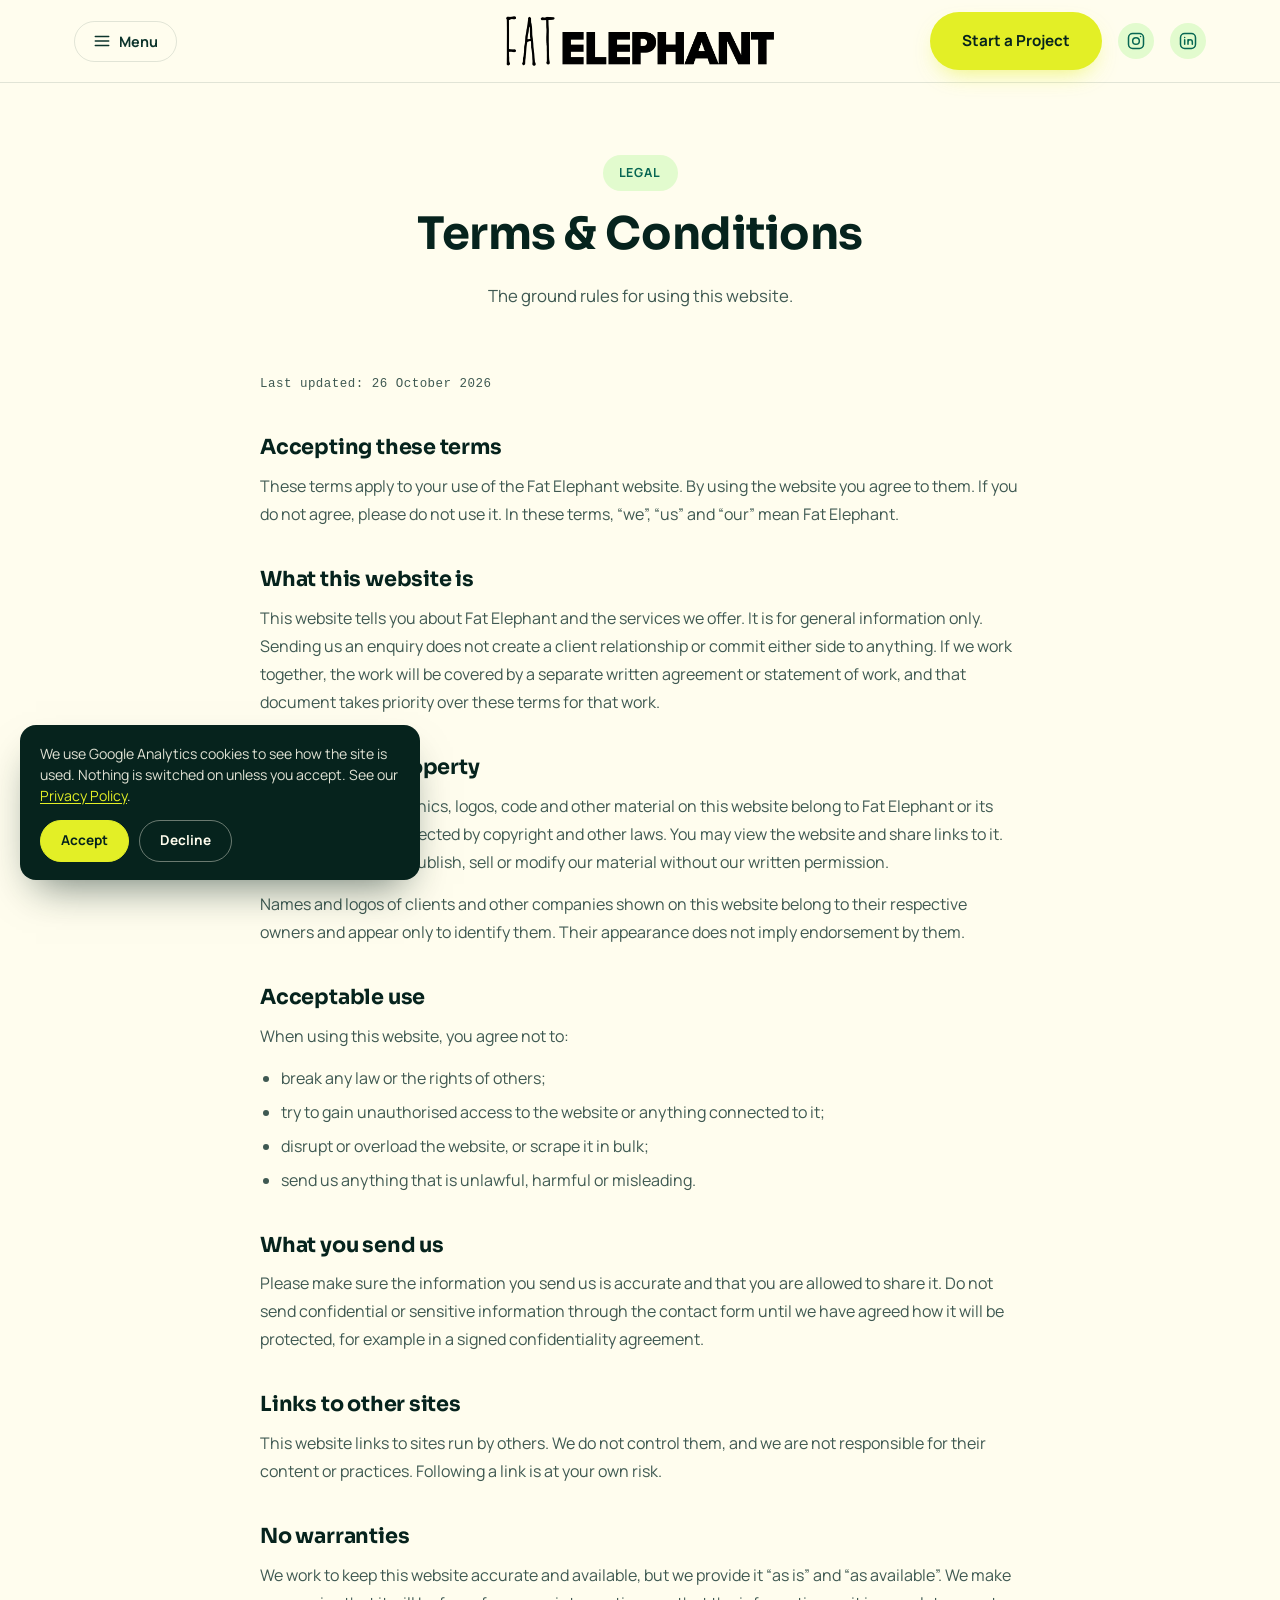
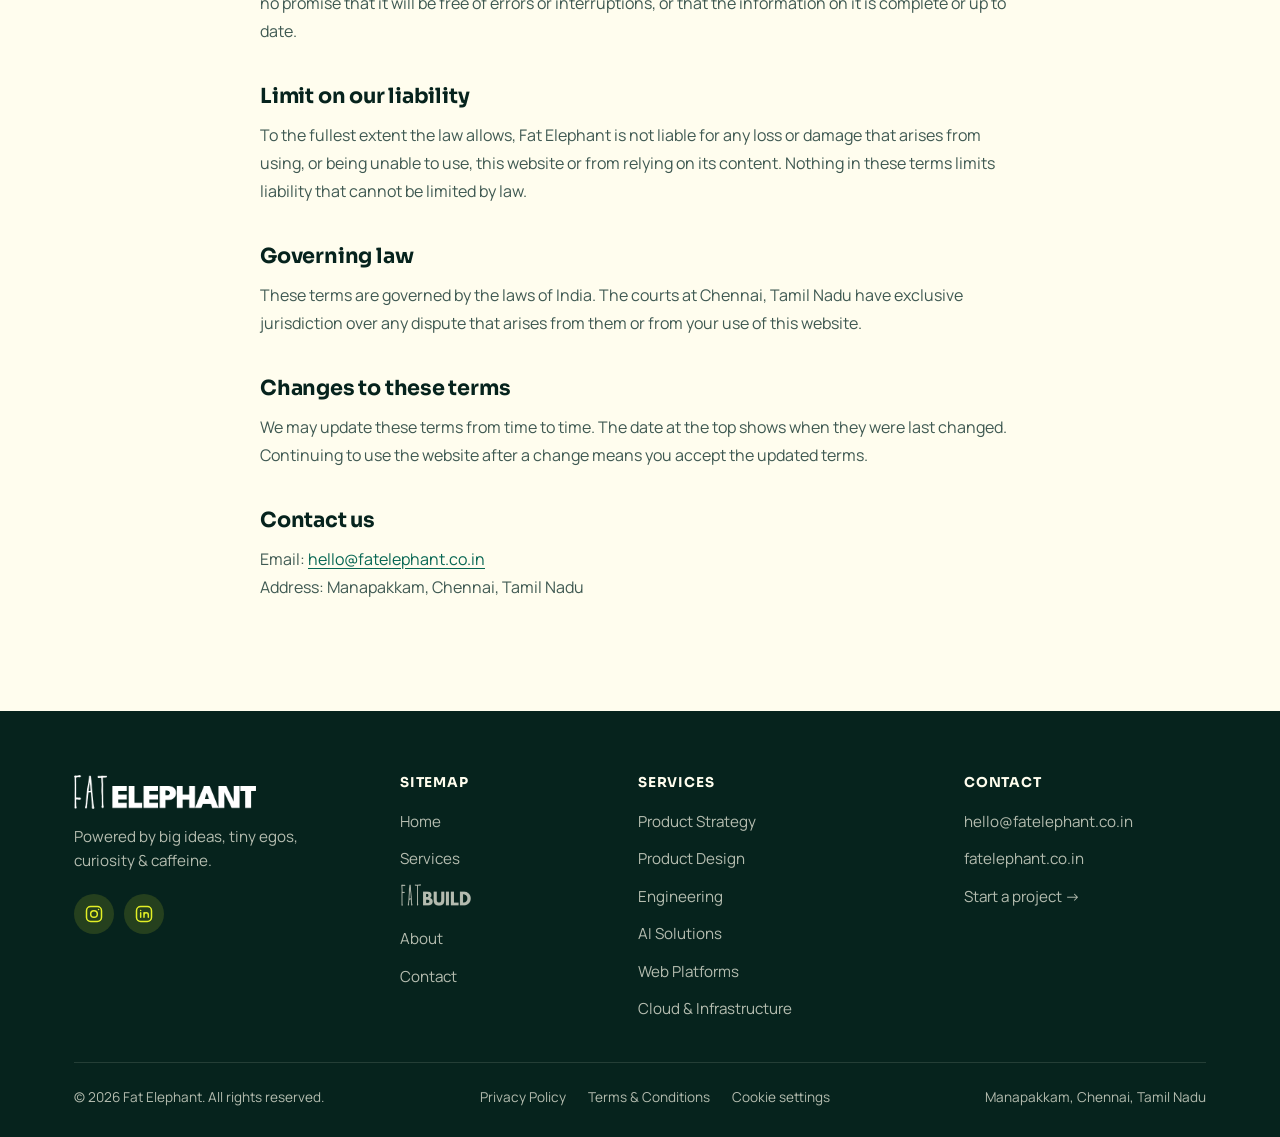
<file: terms.html>
<!DOCTYPE html>
<html lang="en-IN">
<head>
<meta charset="UTF-8">
<meta name="viewport" content="width=device-width, initial-scale=1.0">
<title>Terms &amp; Conditions | Fat Elephant</title>
<meta name="description" content="The terms that apply when you use the Fat Elephant website.">
<link rel="canonical" href="https://fatelephant.co.in/terms">
<meta property="og:title" content="Terms &amp; Conditions | Fat Elephant">
<meta property="og:description" content="The terms that apply when you use the Fat Elephant website.">
<meta property="og:url" content="https://fatelephant.co.in/terms">
<meta property="og:type" content="website">
<meta property="og:site_name" content="Fat Elephant">
<meta property="og:locale" content="en_IN">
<meta property="og:image" content="https://fatelephant.co.in/og/home.png">
<meta property="og:image:width" content="1200">
<meta property="og:image:height" content="630">
<meta property="og:image:alt" content="Fat Elephant, product and technology studio">
<meta name="twitter:card" content="summary_large_image">
<meta name="theme-color" content="#fffdee">
<link rel="icon" href="/favicon.ico" sizes="32x32">
<link rel="apple-touch-icon" href="/apple-touch-icon.png">
<link rel="manifest" href="/site.webmanifest">
<link rel="preconnect" href="https://fonts.googleapis.com">
<link rel="preconnect" href="https://fonts.gstatic.com" crossorigin>
<link href="https://fonts.googleapis.com/css2?family=Sora:wght@600;700;800&family=Manrope:wght@400;500;600;700;800&family=Caveat:wght@600;700&display=swap" rel="stylesheet">
<link rel="stylesheet" href="/css/style.css">
</head>
<body>

<header class="navbar">
  <div class="container">
    <div class="nav-menu">
      <button class="nav-menu-trigger" id="navMenuTrigger" aria-haspopup="true" aria-expanded="false" aria-controls="navDropdown">
        <svg class="nav-menu-icon" viewBox="0 0 24 24" fill="none" stroke="currentColor" stroke-width="1.8" stroke-linecap="round" stroke-linejoin="round"><line x1="3" y1="6" x2="21" y2="6"/><line x1="3" y1="12" x2="21" y2="12"/><line x1="3" y1="18" x2="21" y2="18"/></svg>
        <span>Menu</span>
      </button>
      <ul class="nav-dropdown" id="navDropdown">
        <li><a href="/">Home</a></li>
        <li><a href="/services">Services</a></li>
        <li><a href="/build"><span class="fat-build"><span class="sr-only">Fat Build</span></span></a></li>
        <li><a href="/about">About</a></li>
        <li><a href="/contact">Contact</a></li>
      </ul>
    </div>

    <a href="/" class="nav-logo"><img src="/assets/logo-wide.png" alt="Fat Elephant"></a>

    <div class="nav-right">
      <a href="/contact" class="btn btn-primary">Start a Project</a>
      <a href="https://www.instagram.com/think.fat/" target="_blank" rel="noopener noreferrer" class="social-link nav-social" aria-label="Fat Elephant on Instagram">
        <svg viewBox="0 0 24 24" fill="none" stroke="currentColor" stroke-width="1.8" stroke-linecap="round" stroke-linejoin="round"><rect x="3" y="3" width="18" height="18" rx="5"/><circle cx="12" cy="12" r="4"/><circle cx="17.5" cy="6.5" r="0.9" fill="currentColor" stroke="none"/></svg>
      </a>
      <a href="https://www.linkedin.com/company/think-fat/" target="_blank" rel="noopener noreferrer" class="social-link nav-social" aria-label="Fat Elephant on LinkedIn">
          <svg viewBox="0 0 24 24" fill="none" stroke="currentColor" stroke-width="1.8" stroke-linecap="round" stroke-linejoin="round"><rect x="3" y="3" width="18" height="18" rx="5"/><path d="M8 10.5V16M8 7.8v.01M12 16v-5.5M12 13.2a2.6 2.6 0 0 1 5.2 0V16"/></svg>
      </a>
    </div>
  </div>
</header>

<div class="page-header">
  <div class="container">
    <span class="eyebrow">Legal</span>
    <h1>Terms &amp; Conditions</h1>
    <p>The ground rules for using this website.</p>
  </div>
</div>

<section class="legal-section">
  <div class="container">
    <div class="legal">
      <p class="legal-updated">Last updated: 26 October 2026</p>

      <h2>Accepting these terms</h2>
      <p>These terms apply to your use of the Fat Elephant website. By using the website you agree to them. If you do not agree, please do not use it. In these terms, &ldquo;we&rdquo;, &ldquo;us&rdquo; and &ldquo;our&rdquo; mean Fat Elephant.</p>

      <h2>What this website is</h2>
      <p>This website tells you about Fat Elephant and the services we offer. It is for general information only. Sending us an enquiry does not create a client relationship or commit either side to anything. If we work together, the work will be covered by a separate written agreement or statement of work, and that document takes priority over these terms for that work.</p>

      <h2>Intellectual property</h2>
      <p>The text, design, graphics, logos, code and other material on this website belong to Fat Elephant or its licensors and are protected by copyright and other laws. You may view the website and share links to it. You may not copy, republish, sell or modify our material without our written permission.</p>
      <p>Names and logos of clients and other companies shown on this website belong to their respective owners and appear only to identify them. Their appearance does not imply endorsement by them.</p>

      <h2>Acceptable use</h2>
      <p>When using this website, you agree not to:</p>
      <ul>
        <li>break any law or the rights of others;</li>
        <li>try to gain unauthorised access to the website or anything connected to it;</li>
        <li>disrupt or overload the website, or scrape it in bulk;</li>
        <li>send us anything that is unlawful, harmful or misleading.</li>
      </ul>

      <h2>What you send us</h2>
      <p>Please make sure the information you send us is accurate and that you are allowed to share it. Do not send confidential or sensitive information through the contact form until we have agreed how it will be protected, for example in a signed confidentiality agreement.</p>

      <h2>Links to other sites</h2>
      <p>This website links to sites run by others. We do not control them, and we are not responsible for their content or practices. Following a link is at your own risk.</p>

      <h2>No warranties</h2>
      <p>We work to keep this website accurate and available, but we provide it &ldquo;as is&rdquo; and &ldquo;as available&rdquo;. We make no promise that it will be free of errors or interruptions, or that the information on it is complete or up to date.</p>

      <h2>Limit on our liability</h2>
      <p>To the fullest extent the law allows, Fat Elephant is not liable for any loss or damage that arises from using, or being unable to use, this website or from relying on its content. Nothing in these terms limits liability that cannot be limited by law.</p>

      <h2>Governing law</h2>
      <p>These terms are governed by the laws of India. The courts at Chennai, Tamil Nadu have exclusive jurisdiction over any dispute that arises from them or from your use of this website.</p>

      <h2>Changes to these terms</h2>
      <p>We may update these terms from time to time. The date at the top shows when they were last changed. Continuing to use the website after a change means you accept the updated terms.</p>

      <h2>Contact us</h2>
      <p>Email: <a href="mailto:hello@fatelephant.co.in">hello@fatelephant.co.in</a><br>
      Address: Manapakkam, Chennai, Tamil Nadu</p>
    </div>
  </div>
</section>

<footer class="site-footer">
  <div class="container">
    <div class="footer-grid">
      <div class="footer-brand">
        <img src="/assets/logo-wide.png" alt="Fat Elephant">
        <p>Powered by big ideas, tiny egos, curiosity &amp; caffeine.</p>
        <div class="footer-social">
          <a href="https://www.instagram.com/think.fat/" target="_blank" rel="noopener noreferrer" class="social-link" aria-label="Fat Elephant on Instagram">
            <svg viewBox="0 0 24 24" fill="none" stroke="currentColor" stroke-width="1.8" stroke-linecap="round" stroke-linejoin="round"><rect x="3" y="3" width="18" height="18" rx="5"/><circle cx="12" cy="12" r="4"/><circle cx="17.5" cy="6.5" r="0.9" fill="currentColor" stroke="none"/></svg>
          </a>
          <a href="https://www.linkedin.com/company/think-fat/" target="_blank" rel="noopener noreferrer" class="social-link" aria-label="Fat Elephant on LinkedIn">
            <svg viewBox="0 0 24 24" fill="none" stroke="currentColor" stroke-width="1.8" stroke-linecap="round" stroke-linejoin="round"><rect x="3" y="3" width="18" height="18" rx="5"/><path d="M8 10.5V16M8 7.8v.01M12 16v-5.5M12 13.2a2.6 2.6 0 0 1 5.2 0V16"/></svg>
          </a>
        </div>
      </div>
      <div class="footer-col">
        <p class="footer-heading">Sitemap</p>
        <ul>
          <li><a href="/">Home</a></li>
          <li><a href="/services">Services</a></li>
          <li><a href="/build"><span class="fat-build"><span class="sr-only">Fat Build</span></span></a></li>
          <li><a href="/about">About</a></li>
          <li><a href="/contact">Contact</a></li>
        </ul>
      </div>
      <div class="footer-col footer-col--services">
        <p class="footer-heading">Services</p>
        <ul>
          <li><a href="/services/product-strategy">Product Strategy</a></li>
          <li><a href="/services/product-design">Product Design</a></li>
          <li><a href="/services/engineering">Engineering</a></li>
          <li><a href="/services/ai-solutions">AI Solutions</a></li>
          <li><a href="/services/web-platforms">Web Platforms</a></li>
          <li><a href="/services/cloud-infrastructure">Cloud &amp; Infrastructure</a></li>
        </ul>
      </div>
      <div class="footer-col">
        <p class="footer-heading">Contact</p>
        <ul>
          <li><a href="mailto:hello@fatelephant.co.in">hello@fatelephant.co.in</a></li>
          <li><a href="https://fatelephant.co.in" target="_blank" rel="noopener">fatelephant.co.in</a></li>
          <li><a href="/contact">Start a project →</a></li>
        </ul>
      </div>
    </div>
    <div class="footer-bottom">
      <span>© <span id="year"></span> Fat Elephant. All rights reserved.</span>
      <span class="footer-legal"><a href="/privacy">Privacy Policy</a><a href="/terms">Terms &amp; Conditions</a></span>
      <span>Manapakkam, Chennai, Tamil Nadu</span>
    </div>
  </div>
</footer>

<script src="/js/analytics.js"></script>
<script src="/js/main.js"></script>
</body>
</html>
</file>
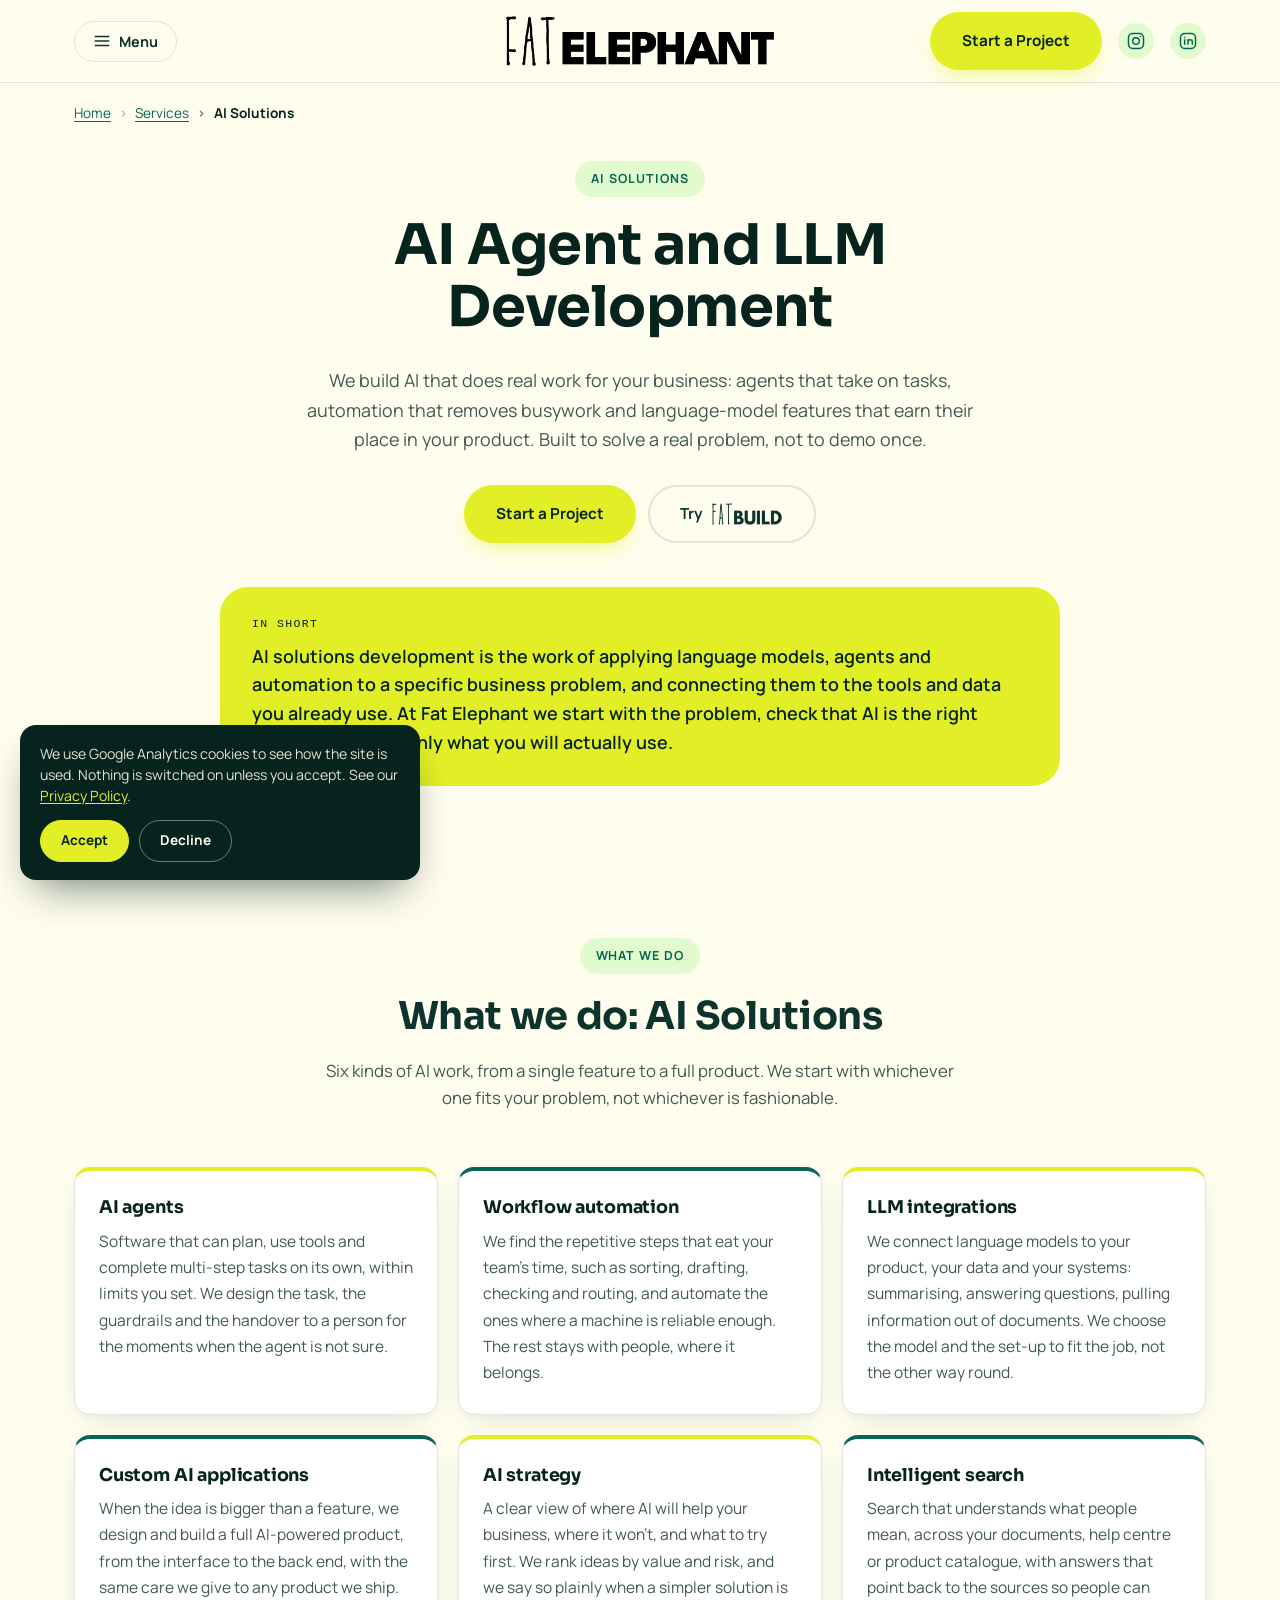
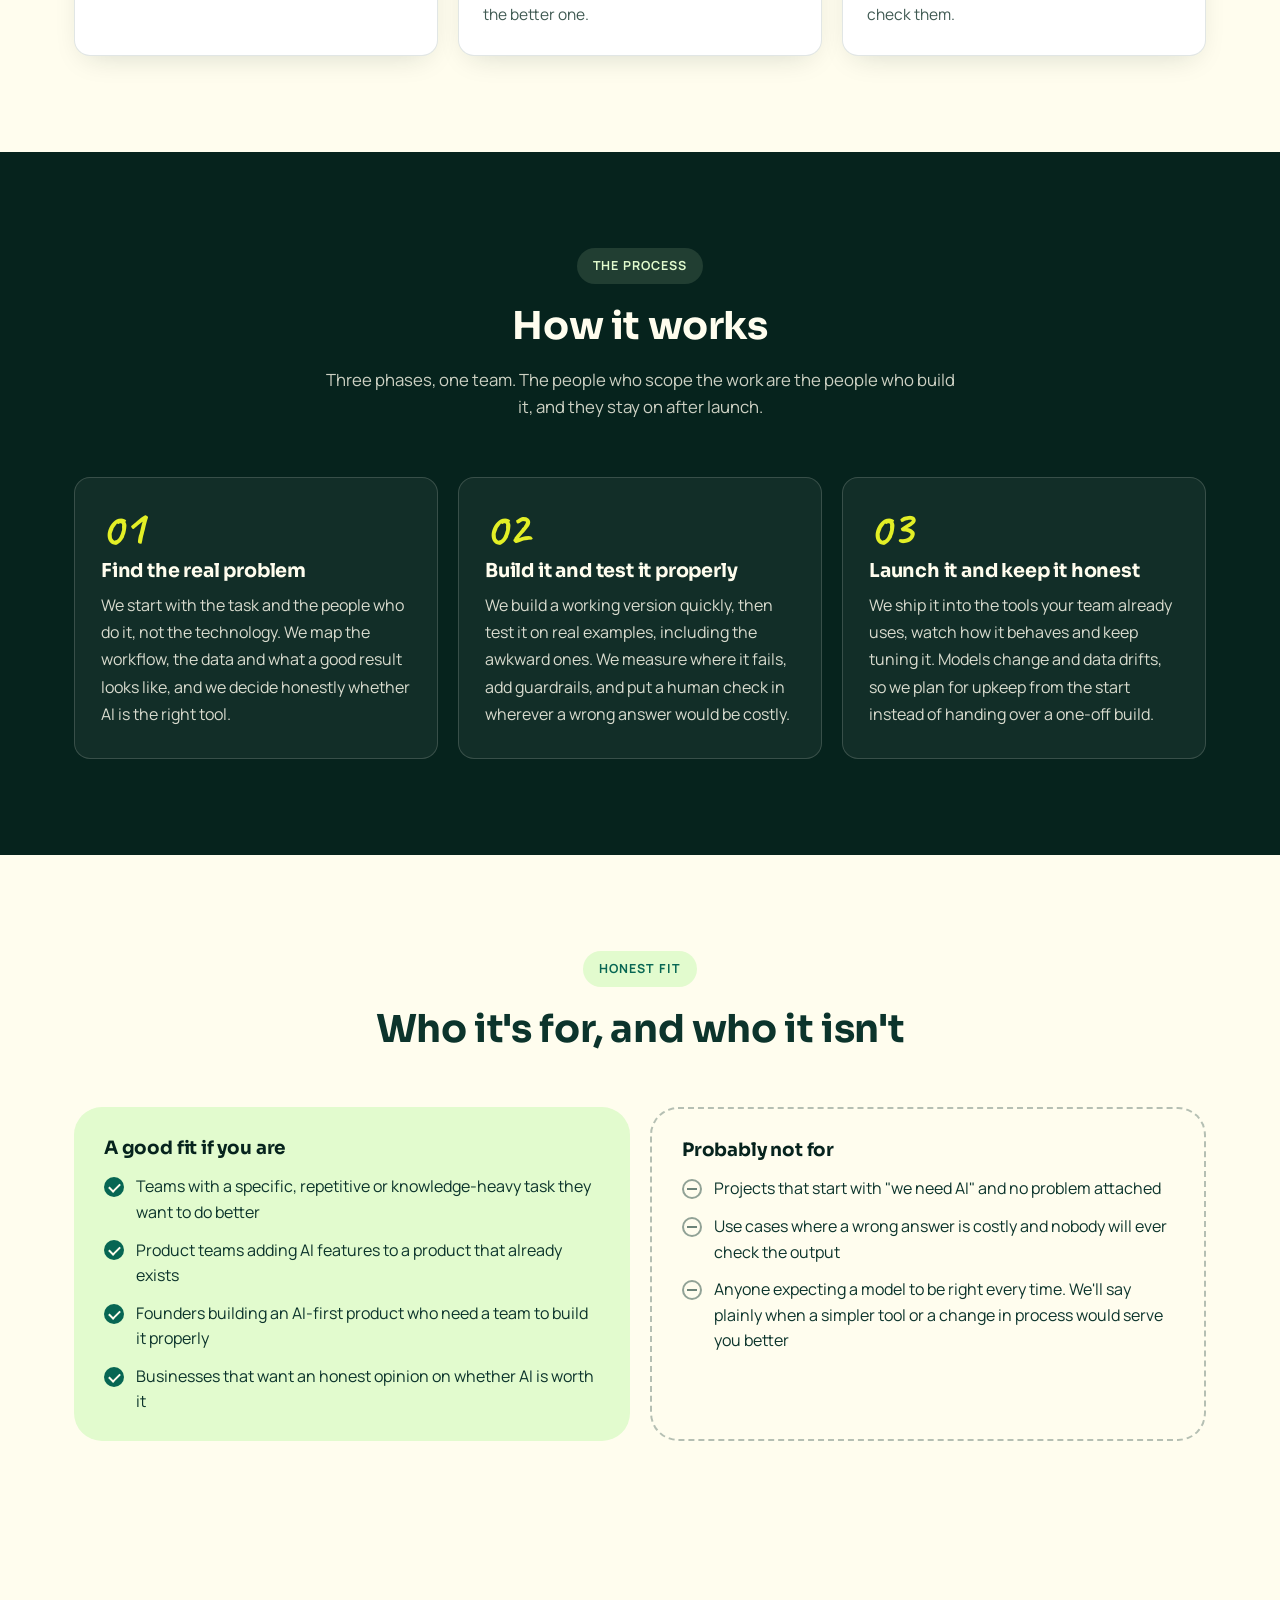
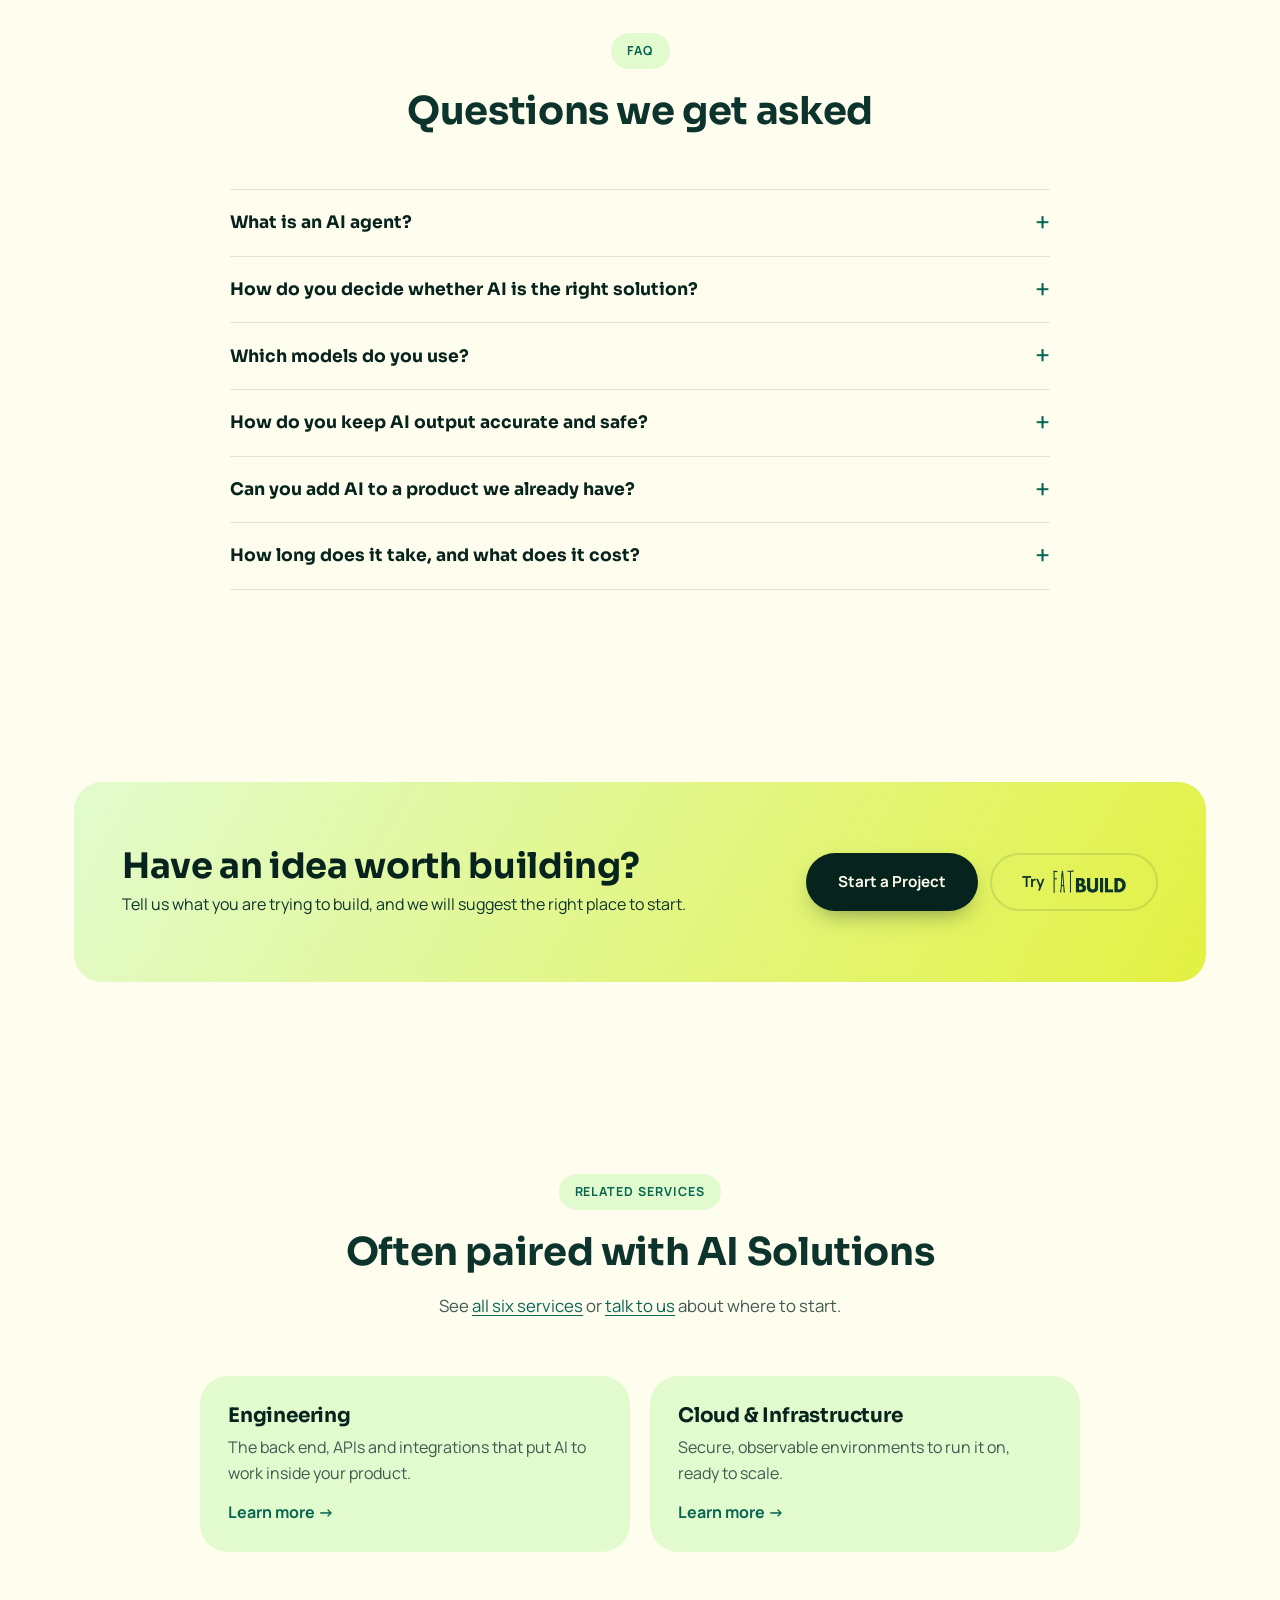
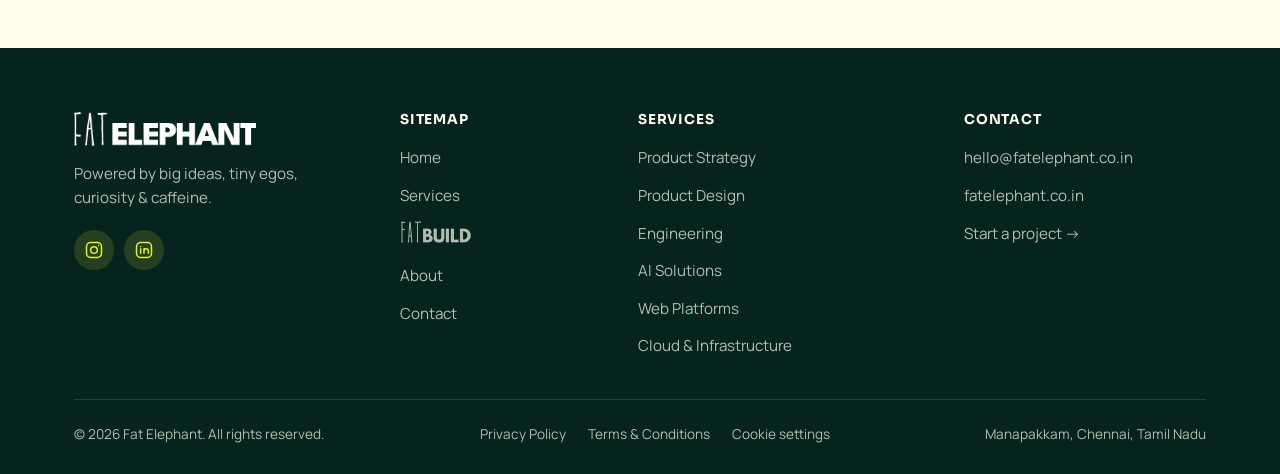
<file: services/ai-solutions.html>
<!DOCTYPE html>
<html lang="en-IN">
<head>
<meta charset="UTF-8">
<meta name="viewport" content="width=device-width, initial-scale=1.0">
<title>AI Agent &amp; LLM Development Company | Fat Elephant</title>
<meta name="description" content="AI agents, workflow automation, LLM integrations and intelligent search, built to solve a real business problem rather than demo once.">
<link rel="canonical" href="https://fatelephant.co.in/services/ai-solutions">
<meta property="og:title" content="AI Agent &amp; LLM Development Company | Fat Elephant">
<meta property="og:description" content="AI agents, workflow automation, LLM integrations and intelligent search, built to solve a real business problem rather than demo once.">
<meta property="og:url" content="https://fatelephant.co.in/services/ai-solutions">
<meta property="og:type" content="website">
<meta property="og:site_name" content="Fat Elephant">
<meta property="og:locale" content="en_IN">
<meta property="og:image" content="https://fatelephant.co.in/og/services-ai-solutions.png">
<meta property="og:image:width" content="1200">
<meta property="og:image:height" content="630">
<meta property="og:image:alt" content="AI Agent and LLM Development, Fat Elephant">
<meta name="twitter:card" content="summary_large_image">
<meta name="theme-color" content="#fffdee">
<link rel="icon" href="/favicon.ico" sizes="32x32">
<link rel="apple-touch-icon" href="/apple-touch-icon.png">
<link rel="manifest" href="/site.webmanifest">
<script type="application/ld+json">
{
  "@context": "https://schema.org",
  "@graph": [
    {
      "@type": "Service",
      "@id": "https://fatelephant.co.in/services/ai-solutions#service",
      "name": "AI Agent and LLM Development",
      "serviceType": "AI Solutions",
      "description": "AI agents, workflow automation, LLM integrations and intelligent search, built to solve a real business problem rather than demo once.",
      "url": "https://fatelephant.co.in/services/ai-solutions",
      "provider": {
        "@id": "https://fatelephant.co.in/#organization"
      },
      "areaServed": [
        {
          "@type": "Country",
          "name": "India"
        },
        {
          "@type": "Country",
          "name": "United Kingdom"
        }
      ]
    },
    {
      "@type": "BreadcrumbList",
      "itemListElement": [
        {
          "@type": "ListItem",
          "position": 1,
          "name": "Home",
          "item": "https://fatelephant.co.in/"
        },
        {
          "@type": "ListItem",
          "position": 2,
          "name": "Services",
          "item": "https://fatelephant.co.in/services"
        },
        {
          "@type": "ListItem",
          "position": 3,
          "name": "AI Solutions"
        }
      ]
    },
    {
      "@type": "FAQPage",
      "mainEntity": [
        {
          "@type": "Question",
          "name": "What is an AI agent?",
          "acceptedAnswer": {
            "@type": "Answer",
            "text": "An AI agent is software that uses a language model to work towards a goal. It can plan steps, use tools such as search or your internal systems, and complete tasks with limited supervision. Good agents have clear limits and hand over to a person when they are unsure."
          }
        },
        {
          "@type": "Question",
          "name": "How do you decide whether AI is the right solution?",
          "acceptedAnswer": {
            "@type": "Answer",
            "text": "We look at the task, the data and the cost of a wrong answer. If a simpler, rule-based tool does the job reliably, we will recommend that. AI earns its place when the task is fuzzy, language-heavy or too varied for fixed rules."
          }
        },
        {
          "@type": "Question",
          "name": "Which models do you use?",
          "acceptedAnswer": {
            "@type": "Answer",
            "text": "We choose the model for the job, looking at quality, speed, cost and where your data is allowed to go. We explain the choice in plain language, and we avoid tying you to a single provider where we can."
          }
        },
        {
          "@type": "Question",
          "name": "How do you keep AI output accurate and safe?",
          "acceptedAnswer": {
            "@type": "Answer",
            "text": "We test on real examples, ground answers in your own data where possible, add guardrails, and keep a person in the loop for anything high-stakes. After launch we keep watching how it behaves."
          }
        },
        {
          "@type": "Question",
          "name": "Can you add AI to a product we already have?",
          "acceptedAnswer": {
            "@type": "Answer",
            "text": "Often, yes. Many AI features are an integration into an existing product rather than a rebuild. Our engineers handle the back end and the interface, so the feature fits the product you already have."
          }
        },
        {
          "@type": "Question",
          "name": "How long does it take, and what does it cost?",
          "acceptedAnswer": {
            "@type": "Answer",
            "text": "It depends on the problem, the data and how much has to be connected. Tell us what you are trying to solve and we will suggest a sensible first step, with a clear scope agreed before any work begins."
          }
        }
      ]
    }
  ]
}
</script>
<link rel="preconnect" href="https://fonts.googleapis.com">
<link rel="preconnect" href="https://fonts.gstatic.com" crossorigin>
<link href="https://fonts.googleapis.com/css2?family=Sora:wght@600;700;800&family=Manrope:wght@400;500;600;700;800&family=Caveat:wght@600;700&display=swap" rel="stylesheet">
<link rel="stylesheet" href="/css/style.css">
</head>
<body class="page-service">

<header class="navbar">
  <div class="container">
    <div class="nav-menu">
      <button class="nav-menu-trigger" id="navMenuTrigger" aria-haspopup="true" aria-expanded="false" aria-controls="navDropdown">
        <svg class="nav-menu-icon" viewBox="0 0 24 24" fill="none" stroke="currentColor" stroke-width="1.8" stroke-linecap="round" stroke-linejoin="round"><line x1="3" y1="6" x2="21" y2="6"/><line x1="3" y1="12" x2="21" y2="12"/><line x1="3" y1="18" x2="21" y2="18"/></svg>
        <span>Menu</span>
      </button>
      <ul class="nav-dropdown" id="navDropdown">
        <li><a href="/">Home</a></li>
        <li><a href="/services" class="active">Services</a></li>
        <li><a href="/build"><span class="fat-build"><span class="sr-only">Fat Build</span></span></a></li>
        <li><a href="/about">About</a></li>
        <li><a href="/contact">Contact</a></li>
      </ul>
    </div>

    <a href="/" class="nav-logo"><img src="/assets/logo-wide.png" alt="Fat Elephant"></a>

    <div class="nav-right">
      <a href="/contact" class="btn btn-primary">Start a Project</a>
      <a href="https://www.instagram.com/think.fat/" target="_blank" rel="noopener noreferrer" class="social-link nav-social" aria-label="Fat Elephant on Instagram">
        <svg viewBox="0 0 24 24" fill="none" stroke="currentColor" stroke-width="1.8" stroke-linecap="round" stroke-linejoin="round"><rect x="3" y="3" width="18" height="18" rx="5"/><circle cx="12" cy="12" r="4"/><circle cx="17.5" cy="6.5" r="0.9" fill="currentColor" stroke="none"/></svg>
      </a>
      <a href="https://www.linkedin.com/company/think-fat/" target="_blank" rel="noopener noreferrer" class="social-link nav-social" aria-label="Fat Elephant on LinkedIn">
          <svg viewBox="0 0 24 24" fill="none" stroke="currentColor" stroke-width="1.8" stroke-linecap="round" stroke-linejoin="round"><rect x="3" y="3" width="18" height="18" rx="5"/><path d="M8 10.5V16M8 7.8v.01M12 16v-5.5M12 13.2a2.6 2.6 0 0 1 5.2 0V16"/></svg>
      </a>
    </div>
  </div>
</header>

<nav class="breadcrumb" aria-label="Breadcrumb">
  <div class="container">
    <ol>
      <li><a href="/">Home</a></li>
      <li><a href="/services">Services</a></li>
      <li aria-current="page">AI Solutions</li>
    </ol>
  </div>
</nav>

<div class="page-header svc-header">
  <div class="container">
    <span class="eyebrow">AI Solutions</span>
    <h1>AI Agent and LLM Development</h1>
    <p class="svc-lede">We build AI that does real work for your business: agents that take on tasks, automation that removes busywork and language-model features that earn their place in your product. Built to solve a real problem, not to demo once.</p>
    <div class="svc-actions">
      <a href="/contact" class="btn btn-primary">Start a Project</a>
      <a href="/build" class="btn btn-outline">Try <span class="fat-build"><span class="sr-only">Fat Build</span></span></a>
    </div>
  </div>
</div>

<section class="svc-glance">
  <div class="container">
    <div class="glance-card">
      <span class="glance-label">In short</span>
      <p>AI solutions development is the work of applying language models, agents and automation to a specific business problem, and connecting them to the tools and data you already use. At Fat Elephant we start with the problem, check that AI is the right answer, and build only what you will actually use.</p>
    </div>
  </div>
</section>

<section class="svc-offer">
  <div class="container">
    <div class="section-head">
      <span class="eyebrow">What We Do</span>
      <h2>What we do: AI Solutions</h2>
      <p>Six kinds of AI work, from a single feature to a full product. We start with whichever one fits your problem, not whichever is fashionable.</p>
    </div>
    <div class="offer-grid">
        <article class="offer">
          <h3>AI agents</h3>
          <p>Software that can plan, use tools and complete multi-step tasks on its own, within limits you set. We design the task, the guardrails and the handover to a person for the moments when the agent is not sure.</p>
        </article>
        <article class="offer">
          <h3>Workflow automation</h3>
          <p>We find the repetitive steps that eat your team's time, such as sorting, drafting, checking and routing, and automate the ones where a machine is reliable enough. The rest stays with people, where it belongs.</p>
        </article>
        <article class="offer">
          <h3>LLM integrations</h3>
          <p>We connect language models to your product, your data and your systems: summarising, answering questions, pulling information out of documents. We choose the model and the set-up to fit the job, not the other way round.</p>
        </article>
        <article class="offer">
          <h3>Custom AI applications</h3>
          <p>When the idea is bigger than a feature, we design and build a full AI-powered product, from the interface to the back end, with the same care we give to any product we ship.</p>
        </article>
        <article class="offer">
          <h3>AI strategy</h3>
          <p>A clear view of where AI will help your business, where it won't, and what to try first. We rank ideas by value and risk, and we say so plainly when a simpler solution is the better one.</p>
        </article>
        <article class="offer">
          <h3>Intelligent search</h3>
          <p>Search that understands what people mean, across your documents, help centre or product catalogue, with answers that point back to the sources so people can check them.</p>
        </article>
    </div>
  </div>
</section>

<section class="svc-how">
  <div class="container">
    <div class="section-head">
      <span class="eyebrow">The Process</span>
      <h2>How it works</h2>
      <p>Three phases, one team. The people who scope the work are the people who build it, and they stay on after launch.</p>
    </div>
    <ol class="how-steps">
        <li class="how-step">
          <span class="how-num" aria-hidden="true">01</span>
          <h3>Find the real problem</h3>
          <p>We start with the task and the people who do it, not the technology. We map the workflow, the data and what a good result looks like, and we decide honestly whether AI is the right tool.</p>
        </li>
        <li class="how-step">
          <span class="how-num" aria-hidden="true">02</span>
          <h3>Build it and test it properly</h3>
          <p>We build a working version quickly, then test it on real examples, including the awkward ones. We measure where it fails, add guardrails, and put a human check in wherever a wrong answer would be costly.</p>
        </li>
        <li class="how-step">
          <span class="how-num" aria-hidden="true">03</span>
          <h3>Launch it and keep it honest</h3>
          <p>We ship it into the tools your team already uses, watch how it behaves and keep tuning it. Models change and data drifts, so we plan for upkeep from the start instead of handing over a one-off build.</p>
        </li>
    </ol>
  </div>
</section>

<section class="svc-fit">
  <div class="container">
    <div class="section-head">
      <span class="eyebrow">Honest Fit</span>
      <h2>Who it's for, and who it isn't</h2>
    </div>
    <div class="fit-grid">
      <div class="fit-card fit-card--yes">
        <h3>A good fit if you are</h3>
        <ul>
        <li>Teams with a specific, repetitive or knowledge-heavy task they want to do better</li>
        <li>Product teams adding AI features to a product that already exists</li>
        <li>Founders building an AI-first product who need a team to build it properly</li>
        <li>Businesses that want an honest opinion on whether AI is worth it</li>
        </ul>
      </div>
      <div class="fit-card fit-card--no">
        <h3>Probably not for</h3>
        <ul>
        <li>Projects that start with "we need AI" and no problem attached</li>
        <li>Use cases where a wrong answer is costly and nobody will ever check the output</li>
        <li>Anyone expecting a model to be right every time. We'll say plainly when a simpler tool or a change in process would serve you better</li>
        </ul>
      </div>
    </div>
  </div>
</section>

<section class="svc-faq">
  <div class="container">
    <div class="section-head">
      <span class="eyebrow">FAQ</span>
      <h2>Questions we get asked</h2>
    </div>
    <div class="faq">
      <details class="faq-item">
        <summary>What is an AI agent?</summary>
        <div class="faq-a"><p>An AI agent is software that uses a language model to work towards a goal. It can plan steps, use tools such as search or your internal systems, and complete tasks with limited supervision. Good agents have clear limits and hand over to a person when they are unsure.</p></div>
      </details>
      <details class="faq-item">
        <summary>How do you decide whether AI is the right solution?</summary>
        <div class="faq-a"><p>We look at the task, the data and the cost of a wrong answer. If a simpler, rule-based tool does the job reliably, we will recommend that. AI earns its place when the task is fuzzy, language-heavy or too varied for fixed rules.</p></div>
      </details>
      <details class="faq-item">
        <summary>Which models do you use?</summary>
        <div class="faq-a"><p>We choose the model for the job, looking at quality, speed, cost and where your data is allowed to go. We explain the choice in plain language, and we avoid tying you to a single provider where we can.</p></div>
      </details>
      <details class="faq-item">
        <summary>How do you keep AI output accurate and safe?</summary>
        <div class="faq-a"><p>We test on real examples, ground answers in your own data where possible, add guardrails, and keep a person in the loop for anything high-stakes. After launch we keep watching how it behaves.</p></div>
      </details>
      <details class="faq-item">
        <summary>Can you add AI to a product we already have?</summary>
        <div class="faq-a"><p>Often, yes. Many AI features are an integration into an existing product rather than a rebuild. Our engineers handle the back end and the interface, so the feature fits the product you already have.</p></div>
      </details>
      <details class="faq-item">
        <summary>How long does it take, and what does it cost?</summary>
        <div class="faq-a"><p>It depends on the problem, the data and how much has to be connected. Tell us what you are trying to solve and we will suggest a sensible first step, with a clear scope agreed before any work begins.</p></div>
      </details>
    </div>
  </div>
</section>

<section id="cta">
  <div class="container">
    <div class="cta-banner">
      <div>
        <h2>Have an idea worth building?</h2>
        <p>Tell us what you are trying to build, and we will suggest the right place to start.</p>
      </div>
      <div class="cta-actions">
        <a href="/contact" class="btn btn-primary">Start a Project</a>
        <a href="/build" class="btn btn-outline">Try <span class="fat-build"><span class="sr-only">Fat Build</span></span></a>
      </div>
    </div>
  </div>
</section>

<section class="svc-related">
  <div class="container">
    <div class="section-head">
      <span class="eyebrow">Related Services</span>
      <h2>Often paired with AI Solutions</h2>
      <p>See <a href="/services">all six services</a> or <a href="/contact">talk to us</a> about where to start.</p>
    </div>
    <div class="related-grid">
      <a href="/services/engineering" class="related-card">
        <h3>Engineering</h3>
        <p>The back end, APIs and integrations that put AI to work inside your product.</p>
        <span class="related-more">Learn more &rarr;</span>
      </a>
      <a href="/services/cloud-infrastructure" class="related-card">
        <h3>Cloud &amp; Infrastructure</h3>
        <p>Secure, observable environments to run it on, ready to scale.</p>
        <span class="related-more">Learn more &rarr;</span>
      </a>
    </div>
  </div>
</section>

<footer class="site-footer">
  <div class="container">
    <div class="footer-grid">
      <div class="footer-brand">
        <img src="/assets/logo-wide.png" alt="Fat Elephant">
        <p>Powered by big ideas, tiny egos, curiosity &amp; caffeine.</p>
        <div class="footer-social">
          <a href="https://www.instagram.com/think.fat/" target="_blank" rel="noopener noreferrer" class="social-link" aria-label="Fat Elephant on Instagram">
            <svg viewBox="0 0 24 24" fill="none" stroke="currentColor" stroke-width="1.8" stroke-linecap="round" stroke-linejoin="round"><rect x="3" y="3" width="18" height="18" rx="5"/><circle cx="12" cy="12" r="4"/><circle cx="17.5" cy="6.5" r="0.9" fill="currentColor" stroke="none"/></svg>
          </a>
          <a href="https://www.linkedin.com/company/think-fat/" target="_blank" rel="noopener noreferrer" class="social-link" aria-label="Fat Elephant on LinkedIn">
            <svg viewBox="0 0 24 24" fill="none" stroke="currentColor" stroke-width="1.8" stroke-linecap="round" stroke-linejoin="round"><rect x="3" y="3" width="18" height="18" rx="5"/><path d="M8 10.5V16M8 7.8v.01M12 16v-5.5M12 13.2a2.6 2.6 0 0 1 5.2 0V16"/></svg>
          </a>
        </div>
      </div>
      <div class="footer-col">
        <p class="footer-heading">Sitemap</p>
        <ul>
          <li><a href="/">Home</a></li>
          <li><a href="/services">Services</a></li>
          <li><a href="/build"><span class="fat-build"><span class="sr-only">Fat Build</span></span></a></li>
          <li><a href="/about">About</a></li>
          <li><a href="/contact">Contact</a></li>
        </ul>
      </div>
      <div class="footer-col footer-col--services">
        <p class="footer-heading">Services</p>
        <ul>
          <li><a href="/services/product-strategy">Product Strategy</a></li>
          <li><a href="/services/product-design">Product Design</a></li>
          <li><a href="/services/engineering">Engineering</a></li>
          <li><a href="/services/ai-solutions">AI Solutions</a></li>
          <li><a href="/services/web-platforms">Web Platforms</a></li>
          <li><a href="/services/cloud-infrastructure">Cloud &amp; Infrastructure</a></li>
        </ul>
      </div>
      <div class="footer-col">
        <p class="footer-heading">Contact</p>
        <ul>
          <li><a href="mailto:hello@fatelephant.co.in">hello@fatelephant.co.in</a></li>
          <li><a href="https://fatelephant.co.in" target="_blank" rel="noopener">fatelephant.co.in</a></li>
          <li><a href="/contact">Start a project →</a></li>
        </ul>
      </div>
    </div>
    <div class="footer-bottom">
      <span>© <span id="year"></span> Fat Elephant. All rights reserved.</span>
      <span class="footer-legal"><a href="/privacy">Privacy Policy</a><a href="/terms">Terms &amp; Conditions</a></span>
      <span>Manapakkam, Chennai, Tamil Nadu</span>
    </div>
  </div>
</footer>

<script src="/js/analytics.js"></script>
<script src="/js/main.js"></script>
</body>
</html>
</file>
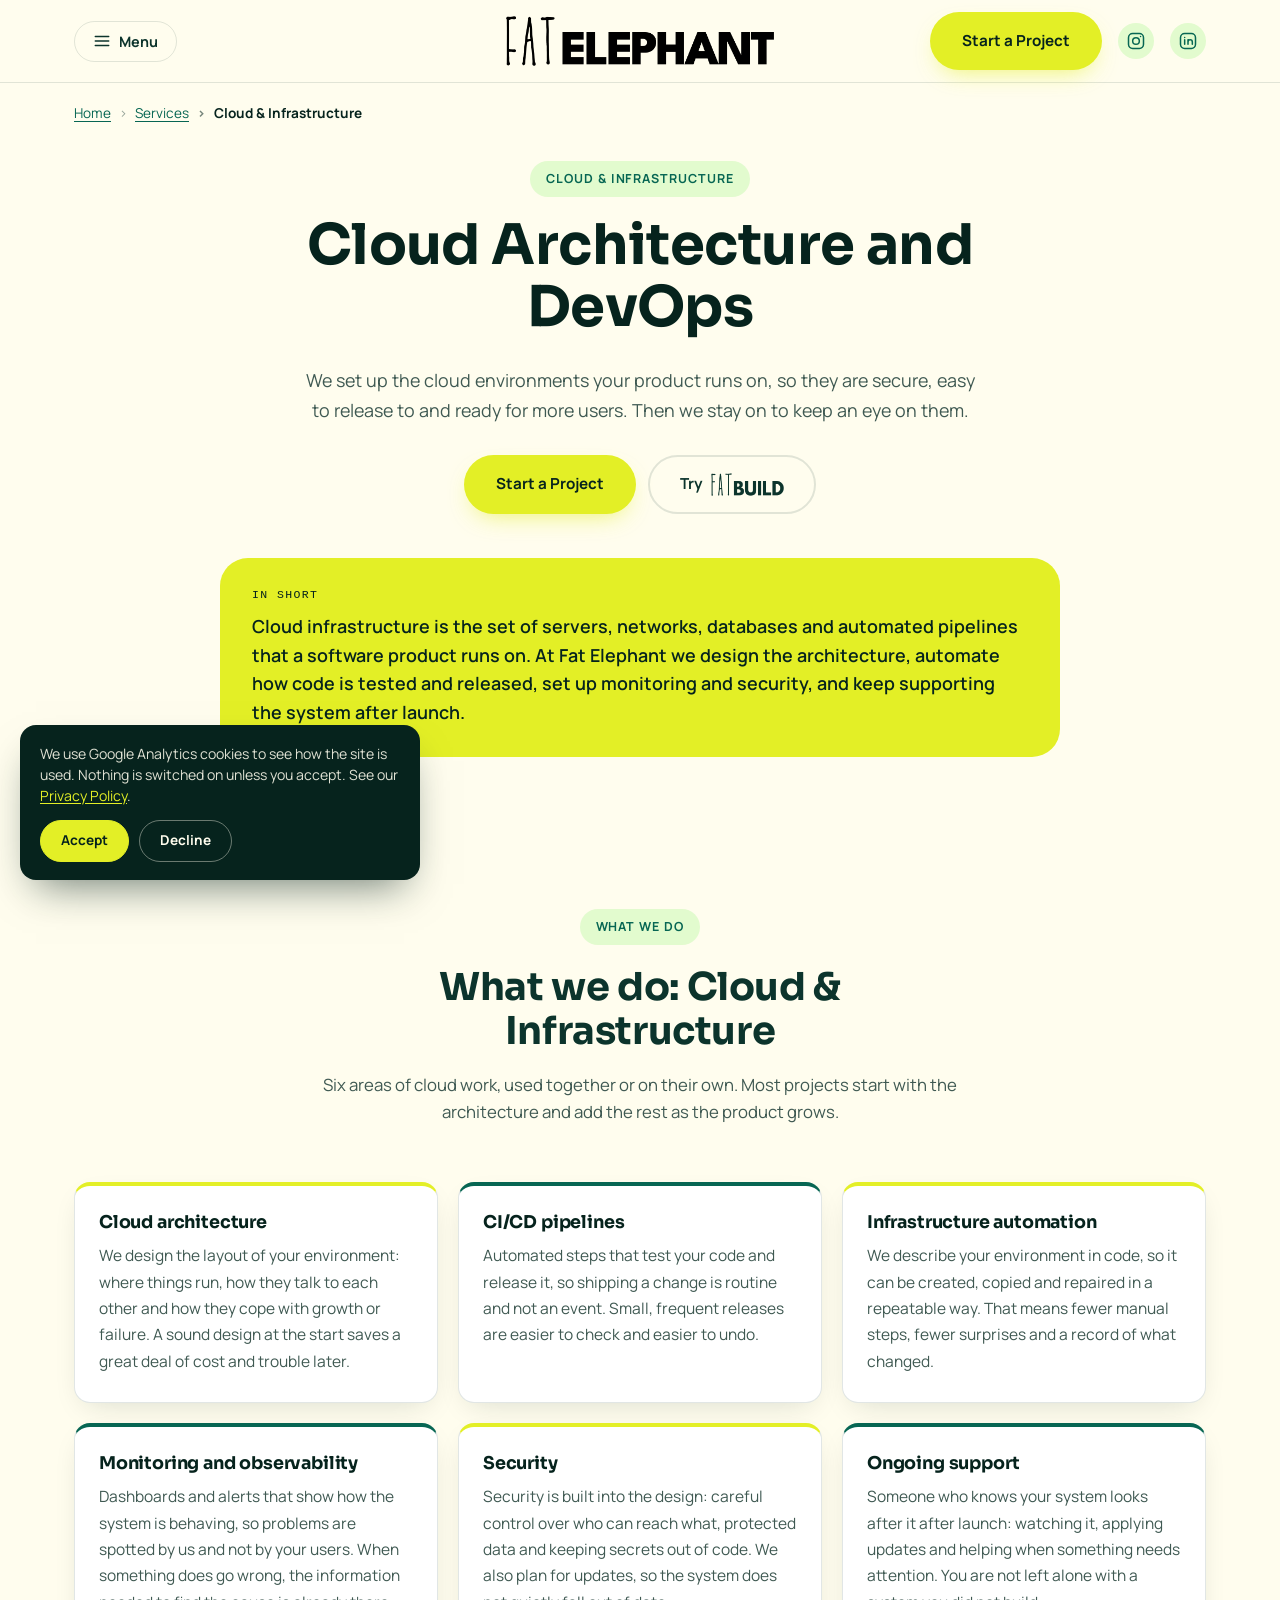
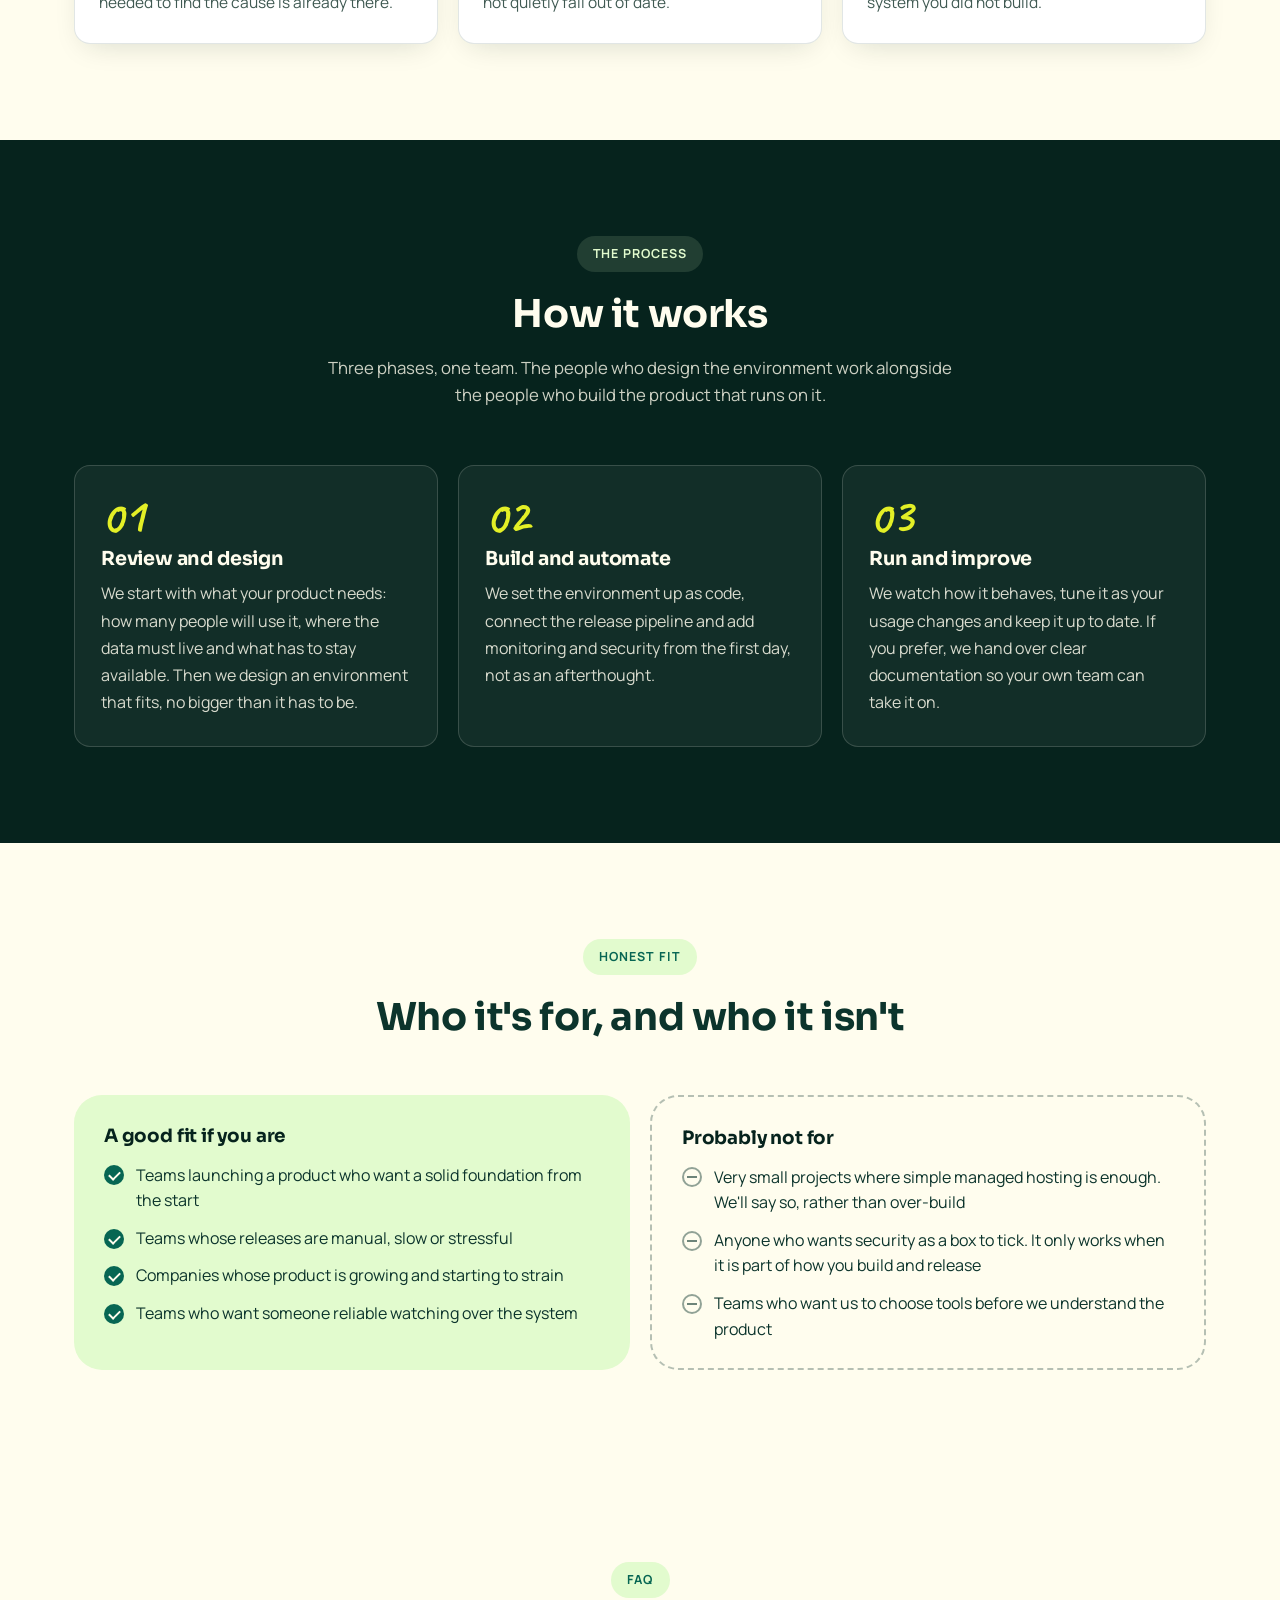
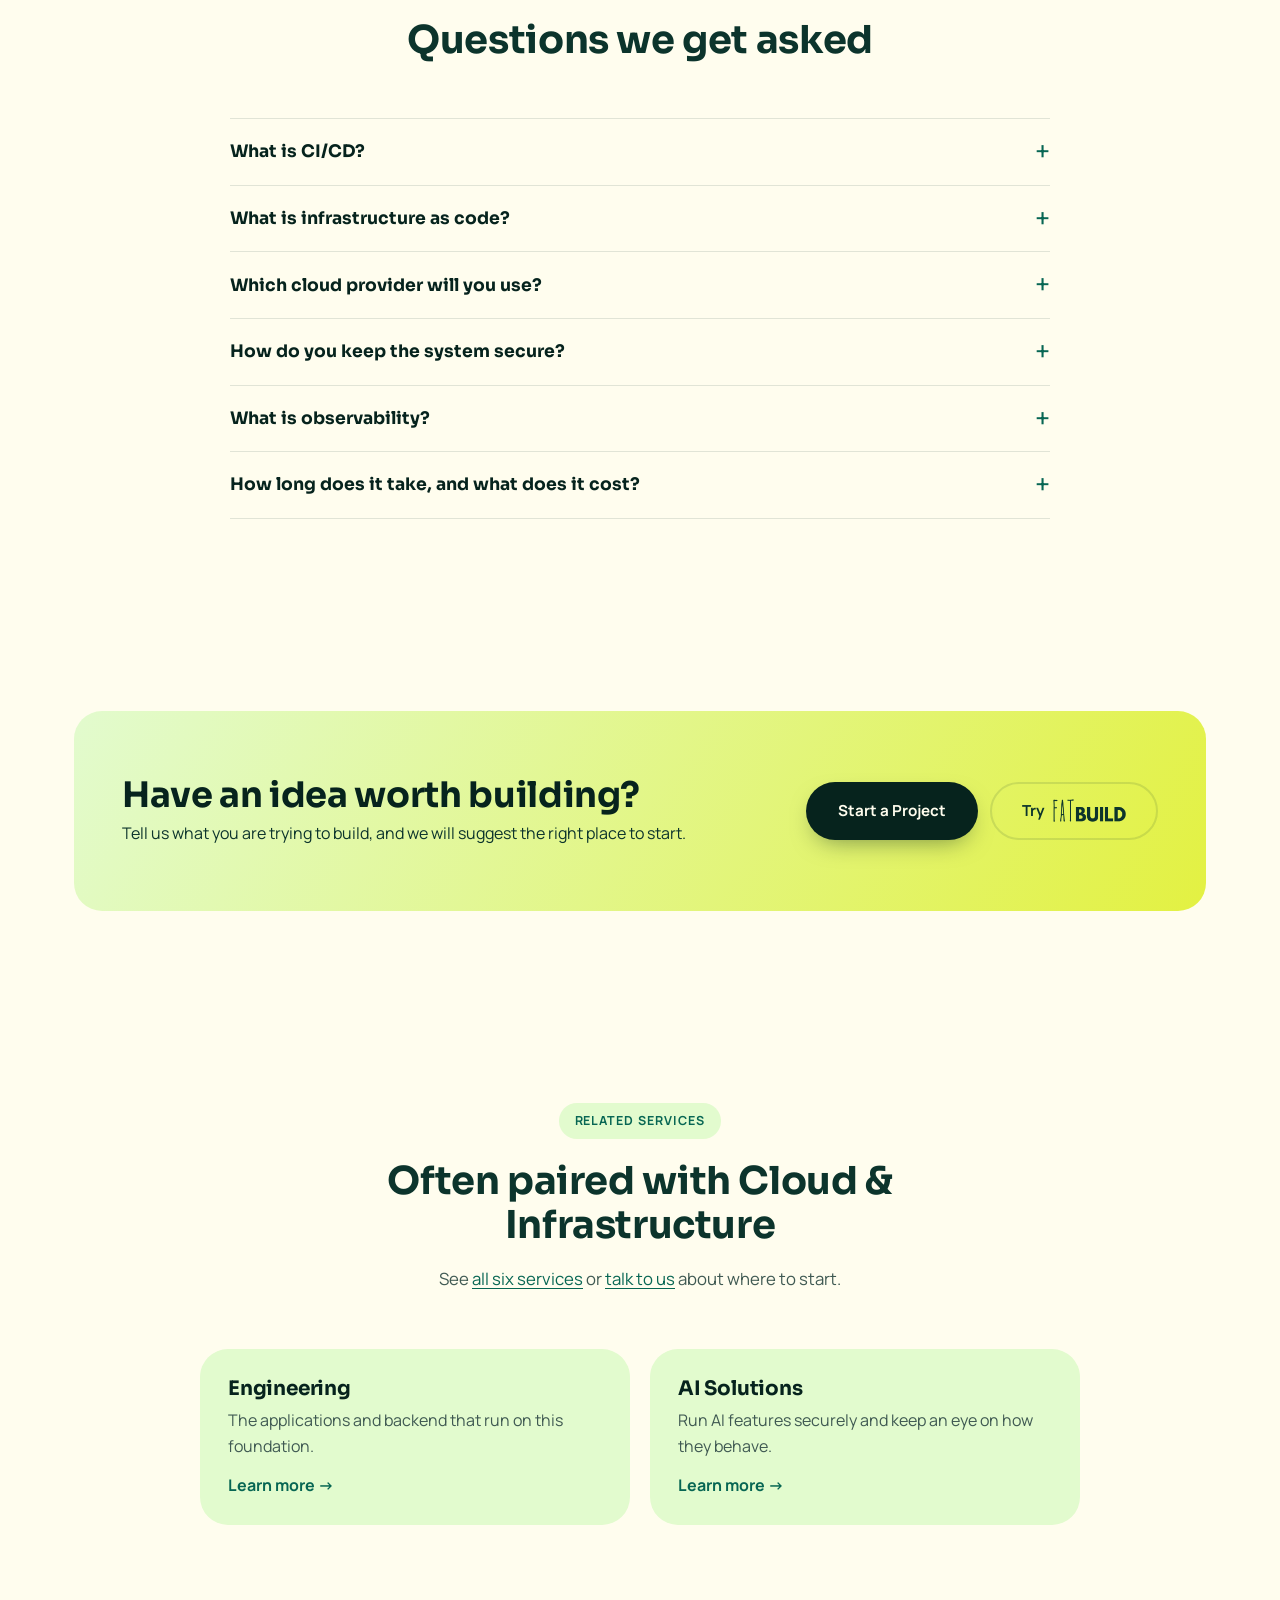
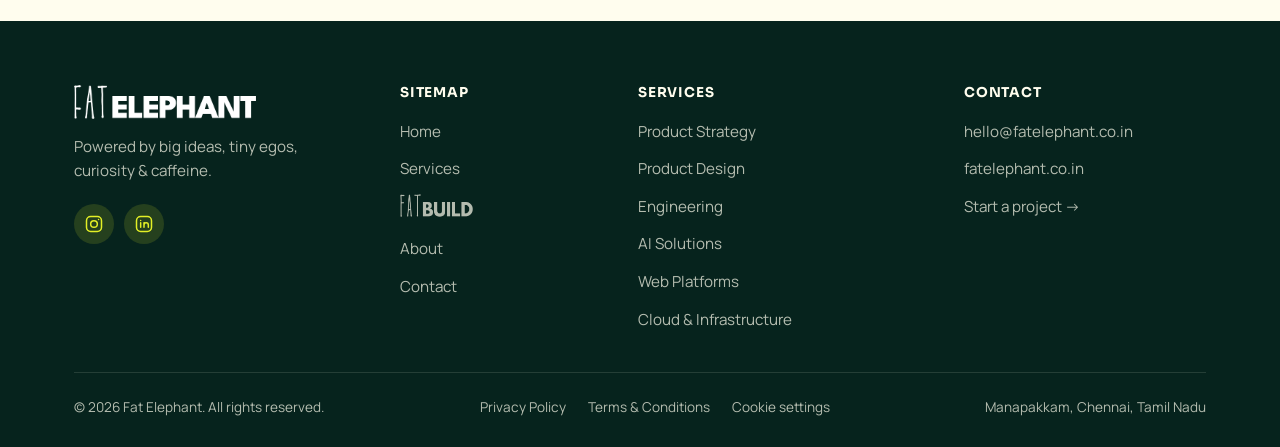
<file: services/cloud-infrastructure.html>
<!DOCTYPE html>
<html lang="en-IN">
<head>
<meta charset="UTF-8">
<meta name="viewport" content="width=device-width, initial-scale=1.0">
<title>Cloud Architecture &amp; DevOps Services | Fat Elephant</title>
<meta name="description" content="Secure, reliable cloud architecture, CI/CD pipelines, infrastructure automation, monitoring and ongoing support for products ready to scale.">
<link rel="canonical" href="https://fatelephant.co.in/services/cloud-infrastructure">
<meta property="og:title" content="Cloud Architecture &amp; DevOps Services | Fat Elephant">
<meta property="og:description" content="Secure, reliable cloud architecture, CI/CD pipelines, infrastructure automation, monitoring and ongoing support for products ready to scale.">
<meta property="og:url" content="https://fatelephant.co.in/services/cloud-infrastructure">
<meta property="og:type" content="website">
<meta property="og:site_name" content="Fat Elephant">
<meta property="og:locale" content="en_IN">
<meta property="og:image" content="https://fatelephant.co.in/og/services-cloud-infrastructure.png">
<meta property="og:image:width" content="1200">
<meta property="og:image:height" content="630">
<meta property="og:image:alt" content="Cloud Architecture and DevOps, Fat Elephant">
<meta name="twitter:card" content="summary_large_image">
<meta name="theme-color" content="#fffdee">
<link rel="icon" href="/favicon.ico" sizes="32x32">
<link rel="apple-touch-icon" href="/apple-touch-icon.png">
<link rel="manifest" href="/site.webmanifest">
<script type="application/ld+json">
{
  "@context": "https://schema.org",
  "@graph": [
    {
      "@type": "Service",
      "@id": "https://fatelephant.co.in/services/cloud-infrastructure#service",
      "name": "Cloud Architecture and DevOps",
      "serviceType": "Cloud & Infrastructure",
      "description": "Secure, reliable cloud architecture, CI/CD pipelines, infrastructure automation, monitoring and ongoing support for products ready to scale.",
      "url": "https://fatelephant.co.in/services/cloud-infrastructure",
      "provider": {
        "@id": "https://fatelephant.co.in/#organization"
      },
      "areaServed": [
        {
          "@type": "Country",
          "name": "India"
        },
        {
          "@type": "Country",
          "name": "United Kingdom"
        }
      ]
    },
    {
      "@type": "BreadcrumbList",
      "itemListElement": [
        {
          "@type": "ListItem",
          "position": 1,
          "name": "Home",
          "item": "https://fatelephant.co.in/"
        },
        {
          "@type": "ListItem",
          "position": 2,
          "name": "Services",
          "item": "https://fatelephant.co.in/services"
        },
        {
          "@type": "ListItem",
          "position": 3,
          "name": "Cloud & Infrastructure"
        }
      ]
    },
    {
      "@type": "FAQPage",
      "mainEntity": [
        {
          "@type": "Question",
          "name": "What is CI/CD?",
          "acceptedAnswer": {
            "@type": "Answer",
            "text": "CI/CD stands for continuous integration and continuous delivery. In plain terms, it is an automated line that tests every change to your code and releases it safely, so shipping updates becomes routine."
          }
        },
        {
          "@type": "Question",
          "name": "What is infrastructure as code?",
          "acceptedAnswer": {
            "@type": "Answer",
            "text": "It means your servers, networks and settings are written down as code instead of set up by hand. The environment can then be rebuilt, copied or fixed the same way every time, and every change leaves a record."
          }
        },
        {
          "@type": "Question",
          "name": "Which cloud provider will you use?",
          "acceptedAnswer": {
            "@type": "Answer",
            "text": "We choose with you, based on what the product needs, where your data must live and what your team already knows. We avoid locking you in where we can."
          }
        },
        {
          "@type": "Question",
          "name": "How do you keep the system secure?",
          "acceptedAnswer": {
            "@type": "Answer",
            "text": "We limit who and what can reach each part of the system, protect data, keep secrets out of code, plan regular updates and monitor for anything unusual. Security is part of the design, not an extra layer on top."
          }
        },
        {
          "@type": "Question",
          "name": "What is observability?",
          "acceptedAnswer": {
            "@type": "Answer",
            "text": "Observability is being able to see what is happening inside your system: its speed, errors and load. It lets us find and fix problems quickly, often before users notice."
          }
        },
        {
          "@type": "Question",
          "name": "How long does it take, and what does it cost?",
          "acceptedAnswer": {
            "@type": "Answer",
            "text": "It depends on the size of the product and how much has to be set up and automated. Tell us what you are running or planning and we will suggest the right starting point, with a clear scope agreed before any work begins."
          }
        }
      ]
    }
  ]
}
</script>
<link rel="preconnect" href="https://fonts.googleapis.com">
<link rel="preconnect" href="https://fonts.gstatic.com" crossorigin>
<link href="https://fonts.googleapis.com/css2?family=Sora:wght@600;700;800&family=Manrope:wght@400;500;600;700;800&family=Caveat:wght@600;700&display=swap" rel="stylesheet">
<link rel="stylesheet" href="/css/style.css">
</head>
<body class="page-service">

<header class="navbar">
  <div class="container">
    <div class="nav-menu">
      <button class="nav-menu-trigger" id="navMenuTrigger" aria-haspopup="true" aria-expanded="false" aria-controls="navDropdown">
        <svg class="nav-menu-icon" viewBox="0 0 24 24" fill="none" stroke="currentColor" stroke-width="1.8" stroke-linecap="round" stroke-linejoin="round"><line x1="3" y1="6" x2="21" y2="6"/><line x1="3" y1="12" x2="21" y2="12"/><line x1="3" y1="18" x2="21" y2="18"/></svg>
        <span>Menu</span>
      </button>
      <ul class="nav-dropdown" id="navDropdown">
        <li><a href="/">Home</a></li>
        <li><a href="/services" class="active">Services</a></li>
        <li><a href="/build"><span class="fat-build"><span class="sr-only">Fat Build</span></span></a></li>
        <li><a href="/about">About</a></li>
        <li><a href="/contact">Contact</a></li>
      </ul>
    </div>

    <a href="/" class="nav-logo"><img src="/assets/logo-wide.png" alt="Fat Elephant"></a>

    <div class="nav-right">
      <a href="/contact" class="btn btn-primary">Start a Project</a>
      <a href="https://www.instagram.com/think.fat/" target="_blank" rel="noopener noreferrer" class="social-link nav-social" aria-label="Fat Elephant on Instagram">
        <svg viewBox="0 0 24 24" fill="none" stroke="currentColor" stroke-width="1.8" stroke-linecap="round" stroke-linejoin="round"><rect x="3" y="3" width="18" height="18" rx="5"/><circle cx="12" cy="12" r="4"/><circle cx="17.5" cy="6.5" r="0.9" fill="currentColor" stroke="none"/></svg>
      </a>
      <a href="https://www.linkedin.com/company/think-fat/" target="_blank" rel="noopener noreferrer" class="social-link nav-social" aria-label="Fat Elephant on LinkedIn">
          <svg viewBox="0 0 24 24" fill="none" stroke="currentColor" stroke-width="1.8" stroke-linecap="round" stroke-linejoin="round"><rect x="3" y="3" width="18" height="18" rx="5"/><path d="M8 10.5V16M8 7.8v.01M12 16v-5.5M12 13.2a2.6 2.6 0 0 1 5.2 0V16"/></svg>
      </a>
    </div>
  </div>
</header>

<nav class="breadcrumb" aria-label="Breadcrumb">
  <div class="container">
    <ol>
      <li><a href="/">Home</a></li>
      <li><a href="/services">Services</a></li>
      <li aria-current="page">Cloud &amp; Infrastructure</li>
    </ol>
  </div>
</nav>

<div class="page-header svc-header">
  <div class="container">
    <span class="eyebrow">Cloud &amp; Infrastructure</span>
    <h1>Cloud Architecture and DevOps</h1>
    <p class="svc-lede">We set up the cloud environments your product runs on, so they are secure, easy to release to and ready for more users. Then we stay on to keep an eye on them.</p>
    <div class="svc-actions">
      <a href="/contact" class="btn btn-primary">Start a Project</a>
      <a href="/build" class="btn btn-outline">Try <span class="fat-build"><span class="sr-only">Fat Build</span></span></a>
    </div>
  </div>
</div>

<section class="svc-glance">
  <div class="container">
    <div class="glance-card">
      <span class="glance-label">In short</span>
      <p>Cloud infrastructure is the set of servers, networks, databases and automated pipelines that a software product runs on. At Fat Elephant we design the architecture, automate how code is tested and released, set up monitoring and security, and keep supporting the system after launch.</p>
    </div>
  </div>
</section>

<section class="svc-offer">
  <div class="container">
    <div class="section-head">
      <span class="eyebrow">What We Do</span>
      <h2>What we do: Cloud &amp; Infrastructure</h2>
      <p>Six areas of cloud work, used together or on their own. Most projects start with the architecture and add the rest as the product grows.</p>
    </div>
    <div class="offer-grid">
        <article class="offer">
          <h3>Cloud architecture</h3>
          <p>We design the layout of your environment: where things run, how they talk to each other and how they cope with growth or failure. A sound design at the start saves a great deal of cost and trouble later.</p>
        </article>
        <article class="offer">
          <h3>CI/CD pipelines</h3>
          <p>Automated steps that test your code and release it, so shipping a change is routine and not an event. Small, frequent releases are easier to check and easier to undo.</p>
        </article>
        <article class="offer">
          <h3>Infrastructure automation</h3>
          <p>We describe your environment in code, so it can be created, copied and repaired in a repeatable way. That means fewer manual steps, fewer surprises and a record of what changed.</p>
        </article>
        <article class="offer">
          <h3>Monitoring and observability</h3>
          <p>Dashboards and alerts that show how the system is behaving, so problems are spotted by us and not by your users. When something does go wrong, the information needed to find the cause is already there.</p>
        </article>
        <article class="offer">
          <h3>Security</h3>
          <p>Security is built into the design: careful control over who can reach what, protected data and keeping secrets out of code. We also plan for updates, so the system does not quietly fall out of date.</p>
        </article>
        <article class="offer">
          <h3>Ongoing support</h3>
          <p>Someone who knows your system looks after it after launch: watching it, applying updates and helping when something needs attention. You are not left alone with a system you did not build.</p>
        </article>
    </div>
  </div>
</section>

<section class="svc-how">
  <div class="container">
    <div class="section-head">
      <span class="eyebrow">The Process</span>
      <h2>How it works</h2>
      <p>Three phases, one team. The people who design the environment work alongside the people who build the product that runs on it.</p>
    </div>
    <ol class="how-steps">
        <li class="how-step">
          <span class="how-num" aria-hidden="true">01</span>
          <h3>Review and design</h3>
          <p>We start with what your product needs: how many people will use it, where the data must live and what has to stay available. Then we design an environment that fits, no bigger than it has to be.</p>
        </li>
        <li class="how-step">
          <span class="how-num" aria-hidden="true">02</span>
          <h3>Build and automate</h3>
          <p>We set the environment up as code, connect the release pipeline and add monitoring and security from the first day, not as an afterthought.</p>
        </li>
        <li class="how-step">
          <span class="how-num" aria-hidden="true">03</span>
          <h3>Run and improve</h3>
          <p>We watch how it behaves, tune it as your usage changes and keep it up to date. If you prefer, we hand over clear documentation so your own team can take it on.</p>
        </li>
    </ol>
  </div>
</section>

<section class="svc-fit">
  <div class="container">
    <div class="section-head">
      <span class="eyebrow">Honest Fit</span>
      <h2>Who it's for, and who it isn't</h2>
    </div>
    <div class="fit-grid">
      <div class="fit-card fit-card--yes">
        <h3>A good fit if you are</h3>
        <ul>
        <li>Teams launching a product who want a solid foundation from the start</li>
        <li>Teams whose releases are manual, slow or stressful</li>
        <li>Companies whose product is growing and starting to strain</li>
        <li>Teams who want someone reliable watching over the system</li>
        </ul>
      </div>
      <div class="fit-card fit-card--no">
        <h3>Probably not for</h3>
        <ul>
        <li>Very small projects where simple managed hosting is enough. We'll say so, rather than over-build</li>
        <li>Anyone who wants security as a box to tick. It only works when it is part of how you build and release</li>
        <li>Teams who want us to choose tools before we understand the product</li>
        </ul>
      </div>
    </div>
  </div>
</section>

<section class="svc-faq">
  <div class="container">
    <div class="section-head">
      <span class="eyebrow">FAQ</span>
      <h2>Questions we get asked</h2>
    </div>
    <div class="faq">
      <details class="faq-item">
        <summary>What is CI/CD?</summary>
        <div class="faq-a"><p>CI/CD stands for continuous integration and continuous delivery. In plain terms, it is an automated line that tests every change to your code and releases it safely, so shipping updates becomes routine.</p></div>
      </details>
      <details class="faq-item">
        <summary>What is infrastructure as code?</summary>
        <div class="faq-a"><p>It means your servers, networks and settings are written down as code instead of set up by hand. The environment can then be rebuilt, copied or fixed the same way every time, and every change leaves a record.</p></div>
      </details>
      <details class="faq-item">
        <summary>Which cloud provider will you use?</summary>
        <div class="faq-a"><p>We choose with you, based on what the product needs, where your data must live and what your team already knows. We avoid locking you in where we can.</p></div>
      </details>
      <details class="faq-item">
        <summary>How do you keep the system secure?</summary>
        <div class="faq-a"><p>We limit who and what can reach each part of the system, protect data, keep secrets out of code, plan regular updates and monitor for anything unusual. Security is part of the design, not an extra layer on top.</p></div>
      </details>
      <details class="faq-item">
        <summary>What is observability?</summary>
        <div class="faq-a"><p>Observability is being able to see what is happening inside your system: its speed, errors and load. It lets us find and fix problems quickly, often before users notice.</p></div>
      </details>
      <details class="faq-item">
        <summary>How long does it take, and what does it cost?</summary>
        <div class="faq-a"><p>It depends on the size of the product and how much has to be set up and automated. Tell us what you are running or planning and we will suggest the right starting point, with a clear scope agreed before any work begins.</p></div>
      </details>
    </div>
  </div>
</section>

<section id="cta">
  <div class="container">
    <div class="cta-banner">
      <div>
        <h2>Have an idea worth building?</h2>
        <p>Tell us what you are trying to build, and we will suggest the right place to start.</p>
      </div>
      <div class="cta-actions">
        <a href="/contact" class="btn btn-primary">Start a Project</a>
        <a href="/build" class="btn btn-outline">Try <span class="fat-build"><span class="sr-only">Fat Build</span></span></a>
      </div>
    </div>
  </div>
</section>

<section class="svc-related">
  <div class="container">
    <div class="section-head">
      <span class="eyebrow">Related Services</span>
      <h2>Often paired with Cloud &amp; Infrastructure</h2>
      <p>See <a href="/services">all six services</a> or <a href="/contact">talk to us</a> about where to start.</p>
    </div>
    <div class="related-grid">
      <a href="/services/engineering" class="related-card">
        <h3>Engineering</h3>
        <p>The applications and backend that run on this foundation.</p>
        <span class="related-more">Learn more &rarr;</span>
      </a>
      <a href="/services/ai-solutions" class="related-card">
        <h3>AI Solutions</h3>
        <p>Run AI features securely and keep an eye on how they behave.</p>
        <span class="related-more">Learn more &rarr;</span>
      </a>
    </div>
  </div>
</section>

<footer class="site-footer">
  <div class="container">
    <div class="footer-grid">
      <div class="footer-brand">
        <img src="/assets/logo-wide.png" alt="Fat Elephant">
        <p>Powered by big ideas, tiny egos, curiosity &amp; caffeine.</p>
        <div class="footer-social">
          <a href="https://www.instagram.com/think.fat/" target="_blank" rel="noopener noreferrer" class="social-link" aria-label="Fat Elephant on Instagram">
            <svg viewBox="0 0 24 24" fill="none" stroke="currentColor" stroke-width="1.8" stroke-linecap="round" stroke-linejoin="round"><rect x="3" y="3" width="18" height="18" rx="5"/><circle cx="12" cy="12" r="4"/><circle cx="17.5" cy="6.5" r="0.9" fill="currentColor" stroke="none"/></svg>
          </a>
          <a href="https://www.linkedin.com/company/think-fat/" target="_blank" rel="noopener noreferrer" class="social-link" aria-label="Fat Elephant on LinkedIn">
            <svg viewBox="0 0 24 24" fill="none" stroke="currentColor" stroke-width="1.8" stroke-linecap="round" stroke-linejoin="round"><rect x="3" y="3" width="18" height="18" rx="5"/><path d="M8 10.5V16M8 7.8v.01M12 16v-5.5M12 13.2a2.6 2.6 0 0 1 5.2 0V16"/></svg>
          </a>
        </div>
      </div>
      <div class="footer-col">
        <p class="footer-heading">Sitemap</p>
        <ul>
          <li><a href="/">Home</a></li>
          <li><a href="/services">Services</a></li>
          <li><a href="/build"><span class="fat-build"><span class="sr-only">Fat Build</span></span></a></li>
          <li><a href="/about">About</a></li>
          <li><a href="/contact">Contact</a></li>
        </ul>
      </div>
      <div class="footer-col footer-col--services">
        <p class="footer-heading">Services</p>
        <ul>
          <li><a href="/services/product-strategy">Product Strategy</a></li>
          <li><a href="/services/product-design">Product Design</a></li>
          <li><a href="/services/engineering">Engineering</a></li>
          <li><a href="/services/ai-solutions">AI Solutions</a></li>
          <li><a href="/services/web-platforms">Web Platforms</a></li>
          <li><a href="/services/cloud-infrastructure">Cloud &amp; Infrastructure</a></li>
        </ul>
      </div>
      <div class="footer-col">
        <p class="footer-heading">Contact</p>
        <ul>
          <li><a href="mailto:hello@fatelephant.co.in">hello@fatelephant.co.in</a></li>
          <li><a href="https://fatelephant.co.in" target="_blank" rel="noopener">fatelephant.co.in</a></li>
          <li><a href="/contact">Start a project →</a></li>
        </ul>
      </div>
    </div>
    <div class="footer-bottom">
      <span>© <span id="year"></span> Fat Elephant. All rights reserved.</span>
      <span class="footer-legal"><a href="/privacy">Privacy Policy</a><a href="/terms">Terms &amp; Conditions</a></span>
      <span>Manapakkam, Chennai, Tamil Nadu</span>
    </div>
  </div>
</footer>

<script src="/js/analytics.js"></script>
<script src="/js/main.js"></script>
</body>
</html>
</file>
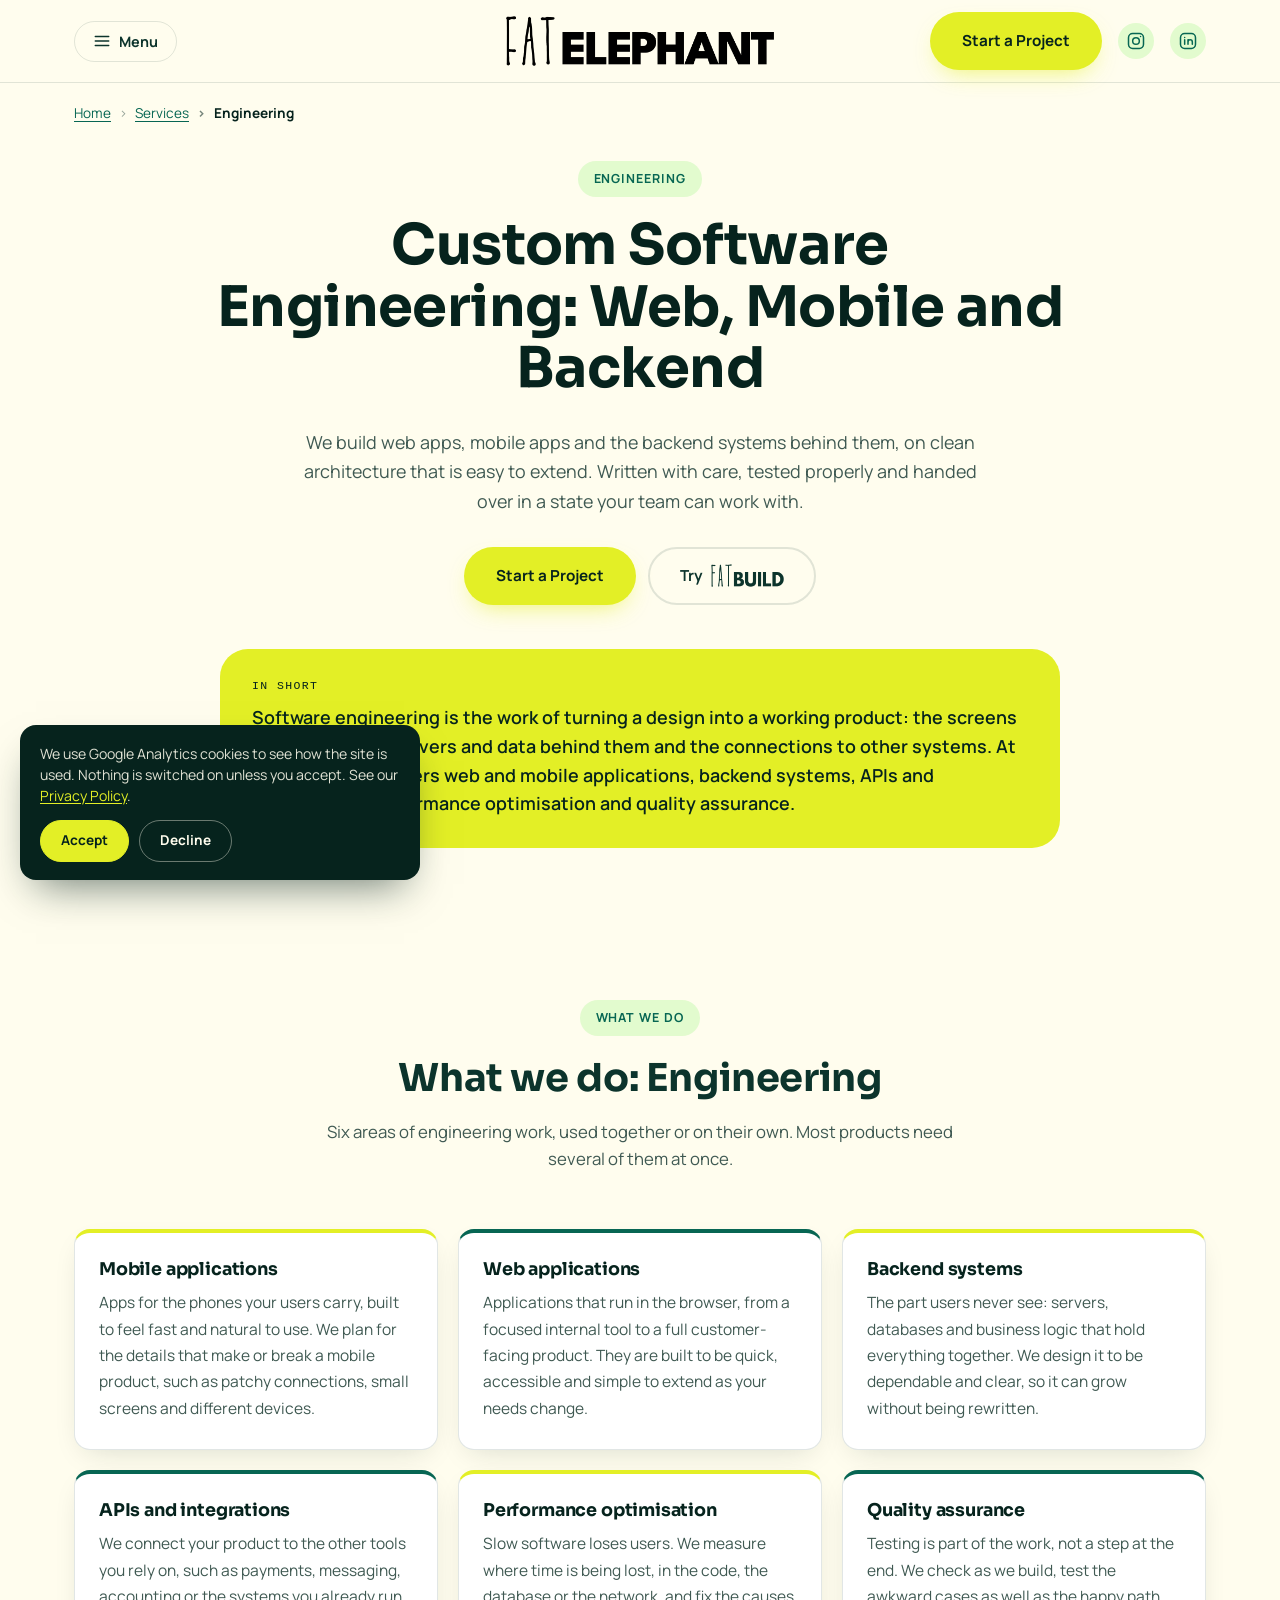
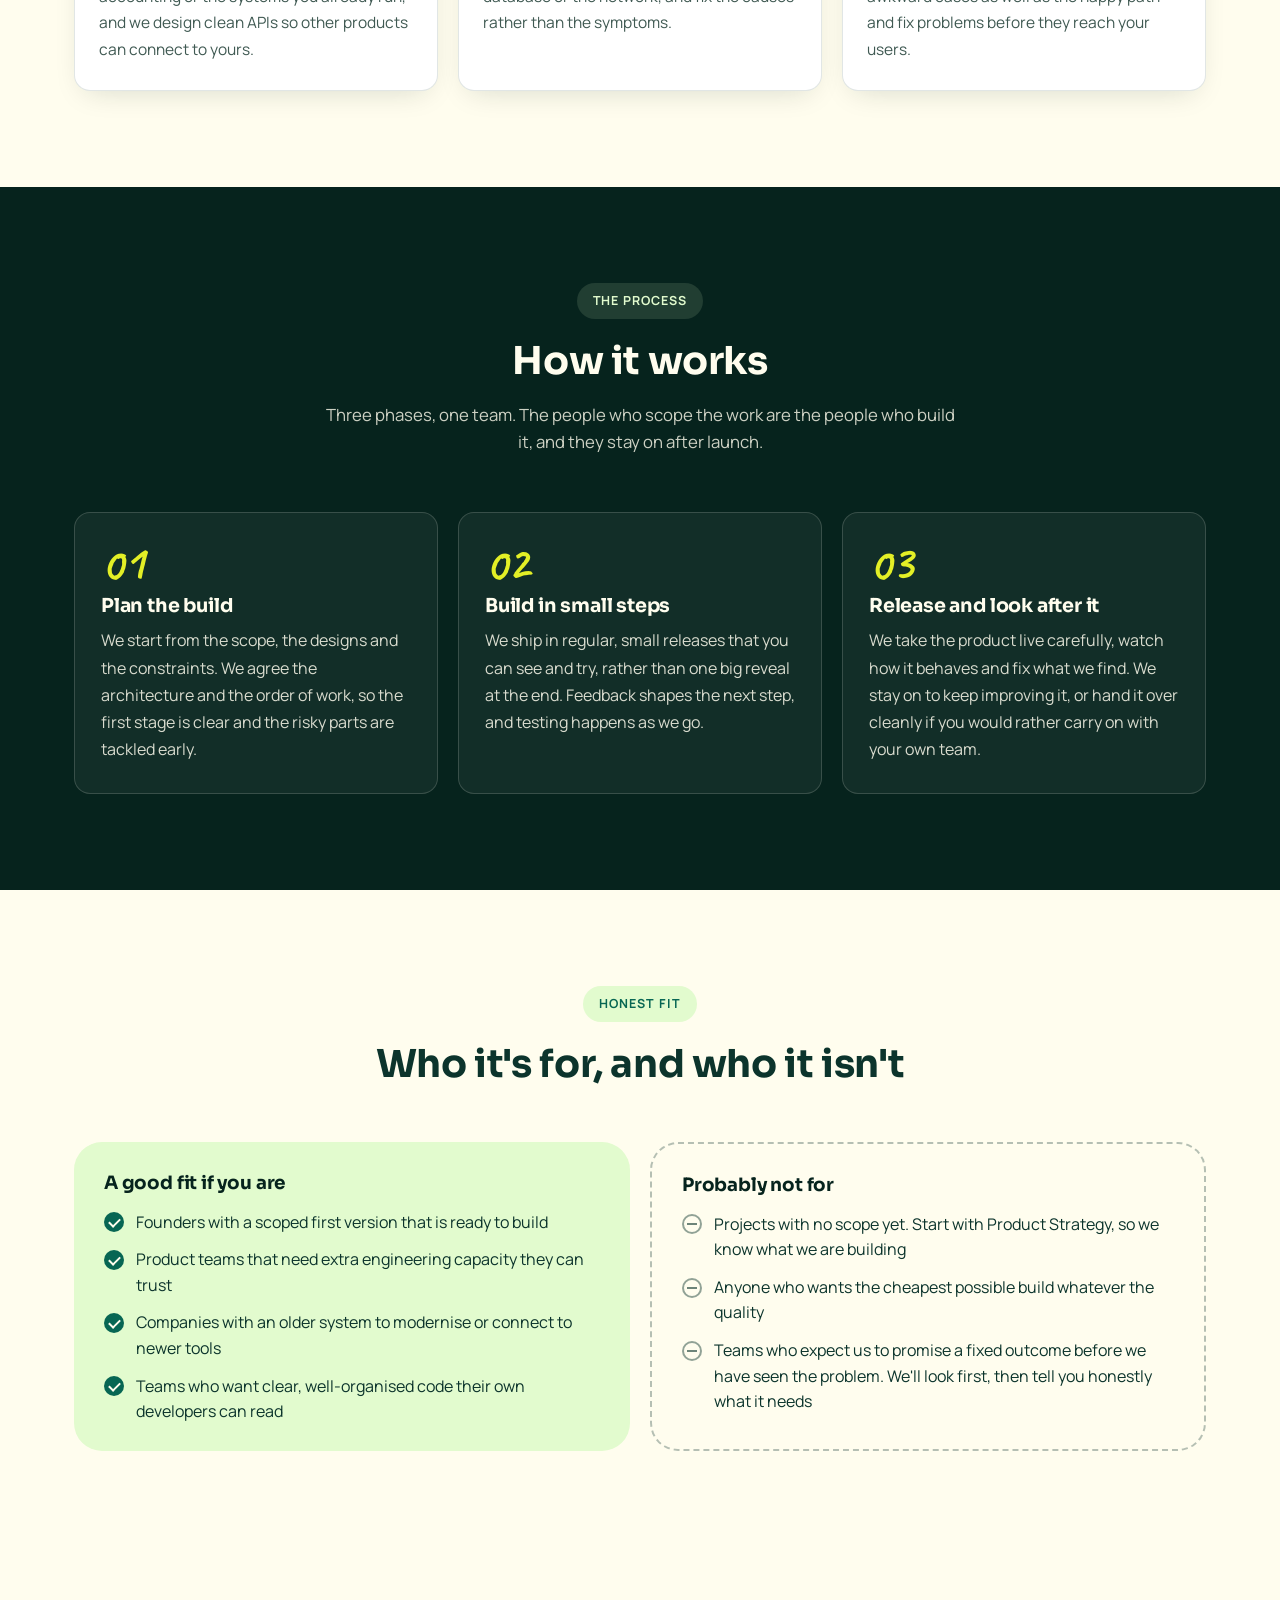
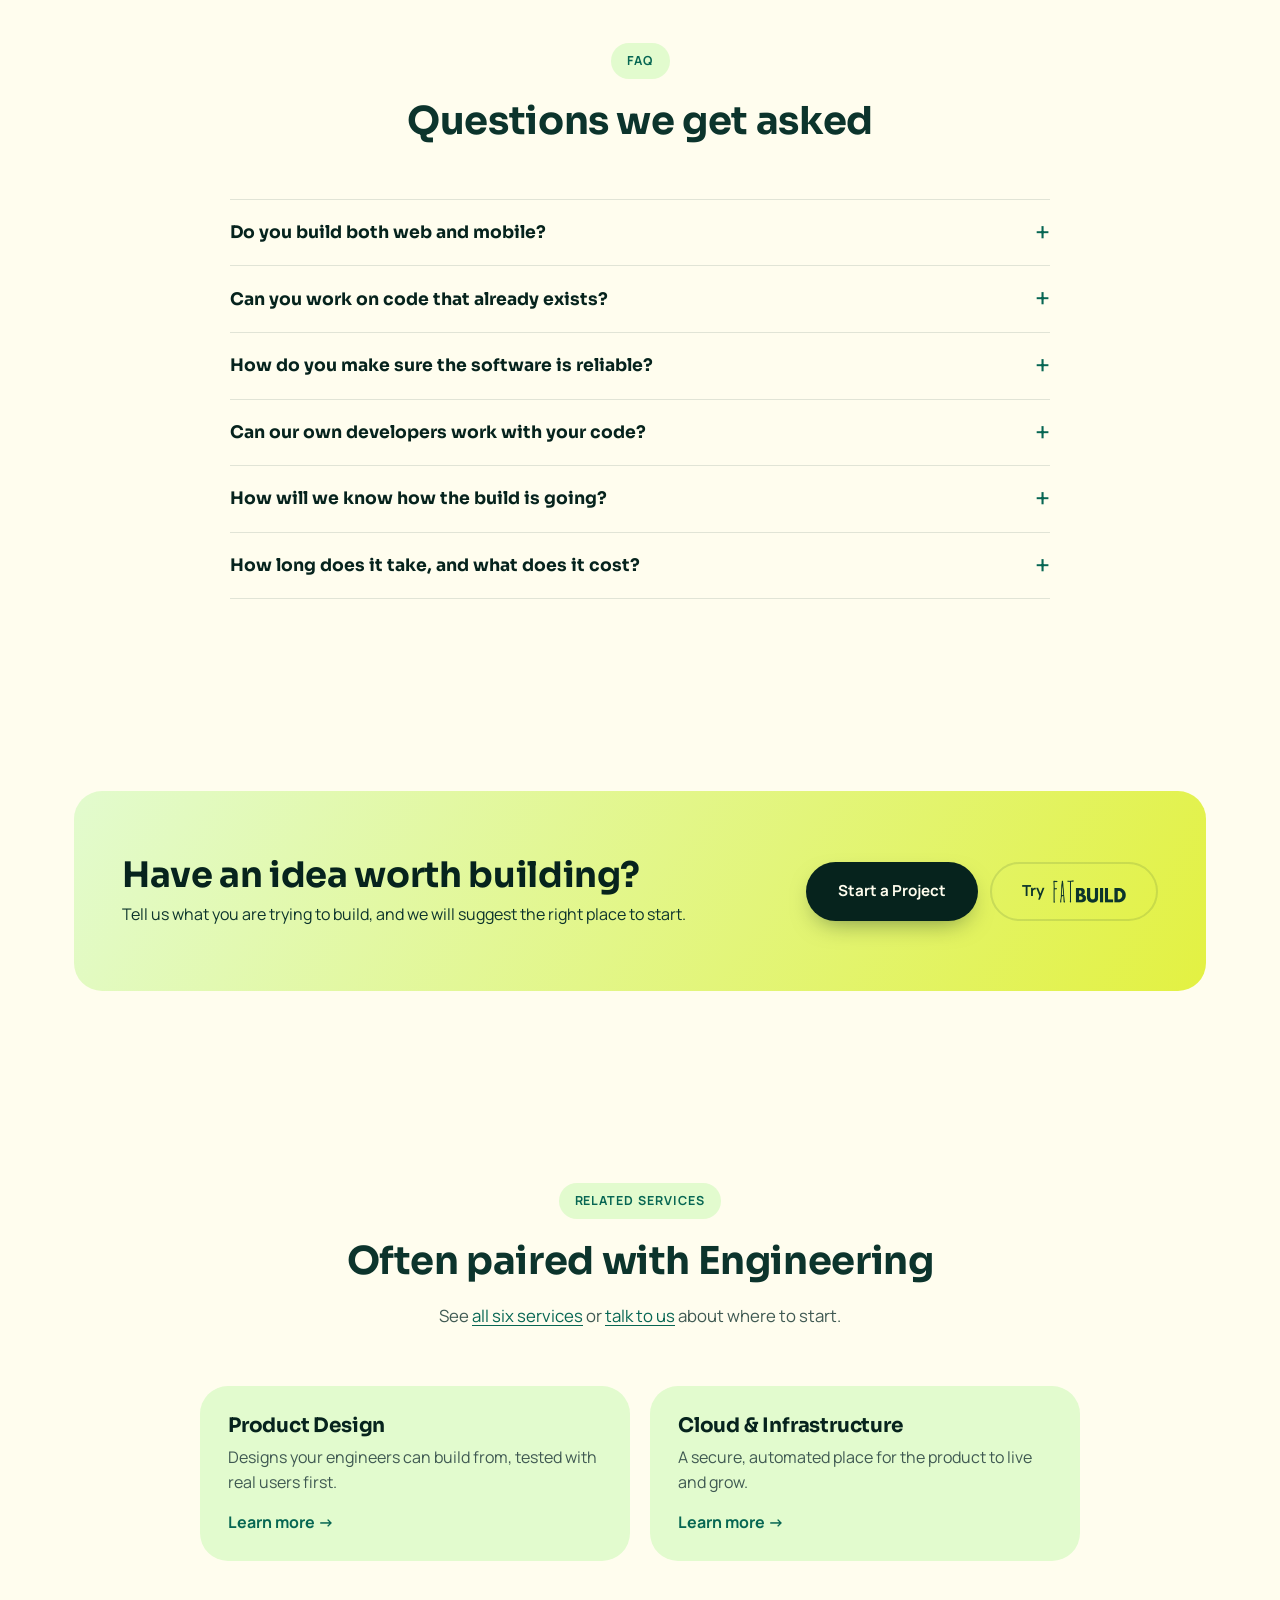
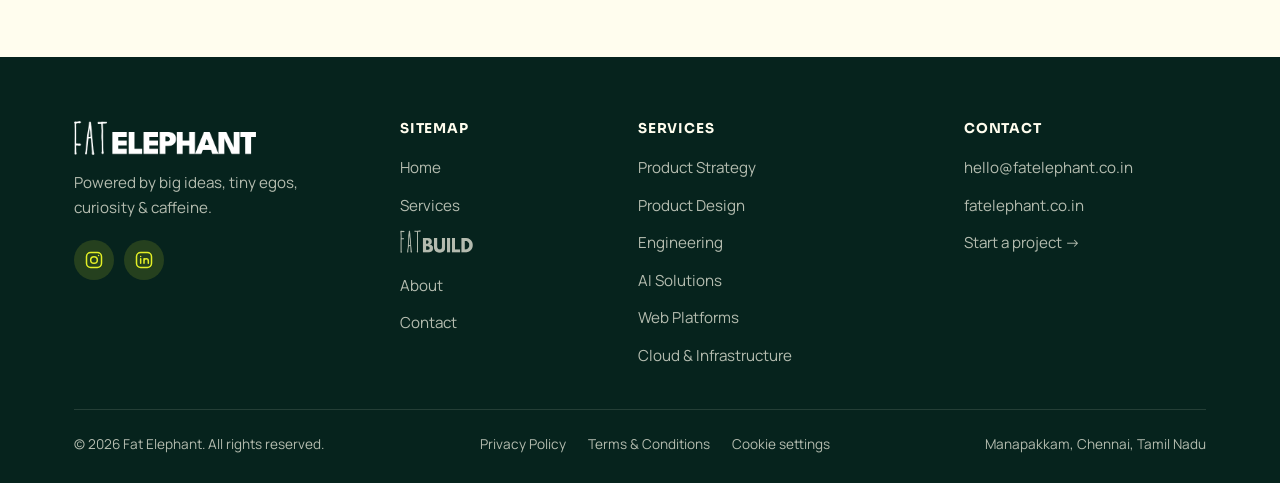
<file: services/engineering.html>
<!DOCTYPE html>
<html lang="en-IN">
<head>
<meta charset="UTF-8">
<meta name="viewport" content="width=device-width, initial-scale=1.0">
<title>Custom Software Development Company | Fat Elephant</title>
<meta name="description" content="Web, mobile and backend software built on clean architecture, with APIs, integrations, performance work and quality assurance from day one.">
<link rel="canonical" href="https://fatelephant.co.in/services/engineering">
<meta property="og:title" content="Custom Software Development Company | Fat Elephant">
<meta property="og:description" content="Web, mobile and backend software built on clean architecture, with APIs, integrations, performance work and quality assurance from day one.">
<meta property="og:url" content="https://fatelephant.co.in/services/engineering">
<meta property="og:type" content="website">
<meta property="og:site_name" content="Fat Elephant">
<meta property="og:locale" content="en_IN">
<meta property="og:image" content="https://fatelephant.co.in/og/services-engineering.png">
<meta property="og:image:width" content="1200">
<meta property="og:image:height" content="630">
<meta property="og:image:alt" content="Custom Software Engineering: Web, Mobile and Backend, Fat Elephant">
<meta name="twitter:card" content="summary_large_image">
<meta name="theme-color" content="#fffdee">
<link rel="icon" href="/favicon.ico" sizes="32x32">
<link rel="apple-touch-icon" href="/apple-touch-icon.png">
<link rel="manifest" href="/site.webmanifest">
<script type="application/ld+json">
{
  "@context": "https://schema.org",
  "@graph": [
    {
      "@type": "Service",
      "@id": "https://fatelephant.co.in/services/engineering#service",
      "name": "Custom Software Engineering: Web, Mobile and Backend",
      "serviceType": "Engineering",
      "description": "Web, mobile and backend software built on clean architecture, with APIs, integrations, performance work and quality assurance from day one.",
      "url": "https://fatelephant.co.in/services/engineering",
      "provider": {
        "@id": "https://fatelephant.co.in/#organization"
      },
      "areaServed": [
        {
          "@type": "Country",
          "name": "India"
        },
        {
          "@type": "Country",
          "name": "United Kingdom"
        }
      ]
    },
    {
      "@type": "BreadcrumbList",
      "itemListElement": [
        {
          "@type": "ListItem",
          "position": 1,
          "name": "Home",
          "item": "https://fatelephant.co.in/"
        },
        {
          "@type": "ListItem",
          "position": 2,
          "name": "Services",
          "item": "https://fatelephant.co.in/services"
        },
        {
          "@type": "ListItem",
          "position": 3,
          "name": "Engineering"
        }
      ]
    },
    {
      "@type": "FAQPage",
      "mainEntity": [
        {
          "@type": "Question",
          "name": "Do you build both web and mobile?",
          "acceptedAnswer": {
            "@type": "Answer",
            "text": "Yes. We build web applications, mobile applications and the backend systems behind them, and we can do all three as one project so they work together from the start."
          }
        },
        {
          "@type": "Question",
          "name": "Can you work on code that already exists?",
          "acceptedAnswer": {
            "@type": "Answer",
            "text": "Often, yes. We start by reading it and telling you honestly what state it is in, then agree whether to extend it, tidy it or replace the parts that hold you back."
          }
        },
        {
          "@type": "Question",
          "name": "How do you make sure the software is reliable?",
          "acceptedAnswer": {
            "@type": "Answer",
            "text": "We test as we build, including the awkward cases, and we release in small steps so problems are easy to find. After launch we keep watching how the product behaves."
          }
        },
        {
          "@type": "Question",
          "name": "Can our own developers work with your code?",
          "acceptedAnswer": {
            "@type": "Answer",
            "text": "Yes. We build on clean architecture and keep the code clear, so your developers can read it, review it and work alongside ours, or take it over."
          }
        },
        {
          "@type": "Question",
          "name": "How will we know how the build is going?",
          "acceptedAnswer": {
            "@type": "Answer",
            "text": "You will see working software in regular, small releases, so you are judging the real thing and not a progress report. You can steer at every step."
          }
        },
        {
          "@type": "Question",
          "name": "How long does it take, and what does it cost?",
          "acceptedAnswer": {
            "@type": "Answer",
            "text": "It depends on what is being built and how much has to be connected. Tell us what you are trying to build and we will suggest the right starting point, with a clear scope agreed before any work begins."
          }
        }
      ]
    }
  ]
}
</script>
<link rel="preconnect" href="https://fonts.googleapis.com">
<link rel="preconnect" href="https://fonts.gstatic.com" crossorigin>
<link href="https://fonts.googleapis.com/css2?family=Sora:wght@600;700;800&family=Manrope:wght@400;500;600;700;800&family=Caveat:wght@600;700&display=swap" rel="stylesheet">
<link rel="stylesheet" href="/css/style.css">
</head>
<body class="page-service">

<header class="navbar">
  <div class="container">
    <div class="nav-menu">
      <button class="nav-menu-trigger" id="navMenuTrigger" aria-haspopup="true" aria-expanded="false" aria-controls="navDropdown">
        <svg class="nav-menu-icon" viewBox="0 0 24 24" fill="none" stroke="currentColor" stroke-width="1.8" stroke-linecap="round" stroke-linejoin="round"><line x1="3" y1="6" x2="21" y2="6"/><line x1="3" y1="12" x2="21" y2="12"/><line x1="3" y1="18" x2="21" y2="18"/></svg>
        <span>Menu</span>
      </button>
      <ul class="nav-dropdown" id="navDropdown">
        <li><a href="/">Home</a></li>
        <li><a href="/services" class="active">Services</a></li>
        <li><a href="/build"><span class="fat-build"><span class="sr-only">Fat Build</span></span></a></li>
        <li><a href="/about">About</a></li>
        <li><a href="/contact">Contact</a></li>
      </ul>
    </div>

    <a href="/" class="nav-logo"><img src="/assets/logo-wide.png" alt="Fat Elephant"></a>

    <div class="nav-right">
      <a href="/contact" class="btn btn-primary">Start a Project</a>
      <a href="https://www.instagram.com/think.fat/" target="_blank" rel="noopener noreferrer" class="social-link nav-social" aria-label="Fat Elephant on Instagram">
        <svg viewBox="0 0 24 24" fill="none" stroke="currentColor" stroke-width="1.8" stroke-linecap="round" stroke-linejoin="round"><rect x="3" y="3" width="18" height="18" rx="5"/><circle cx="12" cy="12" r="4"/><circle cx="17.5" cy="6.5" r="0.9" fill="currentColor" stroke="none"/></svg>
      </a>
      <a href="https://www.linkedin.com/company/think-fat/" target="_blank" rel="noopener noreferrer" class="social-link nav-social" aria-label="Fat Elephant on LinkedIn">
          <svg viewBox="0 0 24 24" fill="none" stroke="currentColor" stroke-width="1.8" stroke-linecap="round" stroke-linejoin="round"><rect x="3" y="3" width="18" height="18" rx="5"/><path d="M8 10.5V16M8 7.8v.01M12 16v-5.5M12 13.2a2.6 2.6 0 0 1 5.2 0V16"/></svg>
      </a>
    </div>
  </div>
</header>

<nav class="breadcrumb" aria-label="Breadcrumb">
  <div class="container">
    <ol>
      <li><a href="/">Home</a></li>
      <li><a href="/services">Services</a></li>
      <li aria-current="page">Engineering</li>
    </ol>
  </div>
</nav>

<div class="page-header svc-header">
  <div class="container">
    <span class="eyebrow">Engineering</span>
    <h1>Custom Software Engineering: Web, Mobile and Backend</h1>
    <p class="svc-lede">We build web apps, mobile apps and the backend systems behind them, on clean architecture that is easy to extend. Written with care, tested properly and handed over in a state your team can work with.</p>
    <div class="svc-actions">
      <a href="/contact" class="btn btn-primary">Start a Project</a>
      <a href="/build" class="btn btn-outline">Try <span class="fat-build"><span class="sr-only">Fat Build</span></span></a>
    </div>
  </div>
</div>

<section class="svc-glance">
  <div class="container">
    <div class="glance-card">
      <span class="glance-label">In short</span>
      <p>Software engineering is the work of turning a design into a working product: the screens people use, the servers and data behind them and the connections to other systems. At Fat Elephant it covers web and mobile applications, backend systems, APIs and integrations, performance optimisation and quality assurance.</p>
    </div>
  </div>
</section>

<section class="svc-offer">
  <div class="container">
    <div class="section-head">
      <span class="eyebrow">What We Do</span>
      <h2>What we do: Engineering</h2>
      <p>Six areas of engineering work, used together or on their own. Most products need several of them at once.</p>
    </div>
    <div class="offer-grid">
        <article class="offer">
          <h3>Mobile applications</h3>
          <p>Apps for the phones your users carry, built to feel fast and natural to use. We plan for the details that make or break a mobile product, such as patchy connections, small screens and different devices.</p>
        </article>
        <article class="offer">
          <h3>Web applications</h3>
          <p>Applications that run in the browser, from a focused internal tool to a full customer-facing product. They are built to be quick, accessible and simple to extend as your needs change.</p>
        </article>
        <article class="offer">
          <h3>Backend systems</h3>
          <p>The part users never see: servers, databases and business logic that hold everything together. We design it to be dependable and clear, so it can grow without being rewritten.</p>
        </article>
        <article class="offer">
          <h3>APIs and integrations</h3>
          <p>We connect your product to the other tools you rely on, such as payments, messaging, accounting or the systems you already run, and we design clean APIs so other products can connect to yours.</p>
        </article>
        <article class="offer">
          <h3>Performance optimisation</h3>
          <p>Slow software loses users. We measure where time is being lost, in the code, the database or the network, and fix the causes rather than the symptoms.</p>
        </article>
        <article class="offer">
          <h3>Quality assurance</h3>
          <p>Testing is part of the work, not a step at the end. We check as we build, test the awkward cases as well as the happy path and fix problems before they reach your users.</p>
        </article>
    </div>
  </div>
</section>

<section class="svc-how">
  <div class="container">
    <div class="section-head">
      <span class="eyebrow">The Process</span>
      <h2>How it works</h2>
      <p>Three phases, one team. The people who scope the work are the people who build it, and they stay on after launch.</p>
    </div>
    <ol class="how-steps">
        <li class="how-step">
          <span class="how-num" aria-hidden="true">01</span>
          <h3>Plan the build</h3>
          <p>We start from the scope, the designs and the constraints. We agree the architecture and the order of work, so the first stage is clear and the risky parts are tackled early.</p>
        </li>
        <li class="how-step">
          <span class="how-num" aria-hidden="true">02</span>
          <h3>Build in small steps</h3>
          <p>We ship in regular, small releases that you can see and try, rather than one big reveal at the end. Feedback shapes the next step, and testing happens as we go.</p>
        </li>
        <li class="how-step">
          <span class="how-num" aria-hidden="true">03</span>
          <h3>Release and look after it</h3>
          <p>We take the product live carefully, watch how it behaves and fix what we find. We stay on to keep improving it, or hand it over cleanly if you would rather carry on with your own team.</p>
        </li>
    </ol>
  </div>
</section>

<section class="svc-fit">
  <div class="container">
    <div class="section-head">
      <span class="eyebrow">Honest Fit</span>
      <h2>Who it's for, and who it isn't</h2>
    </div>
    <div class="fit-grid">
      <div class="fit-card fit-card--yes">
        <h3>A good fit if you are</h3>
        <ul>
        <li>Founders with a scoped first version that is ready to build</li>
        <li>Product teams that need extra engineering capacity they can trust</li>
        <li>Companies with an older system to modernise or connect to newer tools</li>
        <li>Teams who want clear, well-organised code their own developers can read</li>
        </ul>
      </div>
      <div class="fit-card fit-card--no">
        <h3>Probably not for</h3>
        <ul>
        <li>Projects with no scope yet. Start with Product Strategy, so we know what we are building</li>
        <li>Anyone who wants the cheapest possible build whatever the quality</li>
        <li>Teams who expect us to promise a fixed outcome before we have seen the problem. We'll look first, then tell you honestly what it needs</li>
        </ul>
      </div>
    </div>
  </div>
</section>

<section class="svc-faq">
  <div class="container">
    <div class="section-head">
      <span class="eyebrow">FAQ</span>
      <h2>Questions we get asked</h2>
    </div>
    <div class="faq">
      <details class="faq-item">
        <summary>Do you build both web and mobile?</summary>
        <div class="faq-a"><p>Yes. We build web applications, mobile applications and the backend systems behind them, and we can do all three as one project so they work together from the start.</p></div>
      </details>
      <details class="faq-item">
        <summary>Can you work on code that already exists?</summary>
        <div class="faq-a"><p>Often, yes. We start by reading it and telling you honestly what state it is in, then agree whether to extend it, tidy it or replace the parts that hold you back.</p></div>
      </details>
      <details class="faq-item">
        <summary>How do you make sure the software is reliable?</summary>
        <div class="faq-a"><p>We test as we build, including the awkward cases, and we release in small steps so problems are easy to find. After launch we keep watching how the product behaves.</p></div>
      </details>
      <details class="faq-item">
        <summary>Can our own developers work with your code?</summary>
        <div class="faq-a"><p>Yes. We build on clean architecture and keep the code clear, so your developers can read it, review it and work alongside ours, or take it over.</p></div>
      </details>
      <details class="faq-item">
        <summary>How will we know how the build is going?</summary>
        <div class="faq-a"><p>You will see working software in regular, small releases, so you are judging the real thing and not a progress report. You can steer at every step.</p></div>
      </details>
      <details class="faq-item">
        <summary>How long does it take, and what does it cost?</summary>
        <div class="faq-a"><p>It depends on what is being built and how much has to be connected. Tell us what you are trying to build and we will suggest the right starting point, with a clear scope agreed before any work begins.</p></div>
      </details>
    </div>
  </div>
</section>

<section id="cta">
  <div class="container">
    <div class="cta-banner">
      <div>
        <h2>Have an idea worth building?</h2>
        <p>Tell us what you are trying to build, and we will suggest the right place to start.</p>
      </div>
      <div class="cta-actions">
        <a href="/contact" class="btn btn-primary">Start a Project</a>
        <a href="/build" class="btn btn-outline">Try <span class="fat-build"><span class="sr-only">Fat Build</span></span></a>
      </div>
    </div>
  </div>
</section>

<section class="svc-related">
  <div class="container">
    <div class="section-head">
      <span class="eyebrow">Related Services</span>
      <h2>Often paired with Engineering</h2>
      <p>See <a href="/services">all six services</a> or <a href="/contact">talk to us</a> about where to start.</p>
    </div>
    <div class="related-grid">
      <a href="/services/product-design" class="related-card">
        <h3>Product Design</h3>
        <p>Designs your engineers can build from, tested with real users first.</p>
        <span class="related-more">Learn more &rarr;</span>
      </a>
      <a href="/services/cloud-infrastructure" class="related-card">
        <h3>Cloud &amp; Infrastructure</h3>
        <p>A secure, automated place for the product to live and grow.</p>
        <span class="related-more">Learn more &rarr;</span>
      </a>
    </div>
  </div>
</section>

<footer class="site-footer">
  <div class="container">
    <div class="footer-grid">
      <div class="footer-brand">
        <img src="/assets/logo-wide.png" alt="Fat Elephant">
        <p>Powered by big ideas, tiny egos, curiosity &amp; caffeine.</p>
        <div class="footer-social">
          <a href="https://www.instagram.com/think.fat/" target="_blank" rel="noopener noreferrer" class="social-link" aria-label="Fat Elephant on Instagram">
            <svg viewBox="0 0 24 24" fill="none" stroke="currentColor" stroke-width="1.8" stroke-linecap="round" stroke-linejoin="round"><rect x="3" y="3" width="18" height="18" rx="5"/><circle cx="12" cy="12" r="4"/><circle cx="17.5" cy="6.5" r="0.9" fill="currentColor" stroke="none"/></svg>
          </a>
          <a href="https://www.linkedin.com/company/think-fat/" target="_blank" rel="noopener noreferrer" class="social-link" aria-label="Fat Elephant on LinkedIn">
            <svg viewBox="0 0 24 24" fill="none" stroke="currentColor" stroke-width="1.8" stroke-linecap="round" stroke-linejoin="round"><rect x="3" y="3" width="18" height="18" rx="5"/><path d="M8 10.5V16M8 7.8v.01M12 16v-5.5M12 13.2a2.6 2.6 0 0 1 5.2 0V16"/></svg>
          </a>
        </div>
      </div>
      <div class="footer-col">
        <p class="footer-heading">Sitemap</p>
        <ul>
          <li><a href="/">Home</a></li>
          <li><a href="/services">Services</a></li>
          <li><a href="/build"><span class="fat-build"><span class="sr-only">Fat Build</span></span></a></li>
          <li><a href="/about">About</a></li>
          <li><a href="/contact">Contact</a></li>
        </ul>
      </div>
      <div class="footer-col footer-col--services">
        <p class="footer-heading">Services</p>
        <ul>
          <li><a href="/services/product-strategy">Product Strategy</a></li>
          <li><a href="/services/product-design">Product Design</a></li>
          <li><a href="/services/engineering">Engineering</a></li>
          <li><a href="/services/ai-solutions">AI Solutions</a></li>
          <li><a href="/services/web-platforms">Web Platforms</a></li>
          <li><a href="/services/cloud-infrastructure">Cloud &amp; Infrastructure</a></li>
        </ul>
      </div>
      <div class="footer-col">
        <p class="footer-heading">Contact</p>
        <ul>
          <li><a href="mailto:hello@fatelephant.co.in">hello@fatelephant.co.in</a></li>
          <li><a href="https://fatelephant.co.in" target="_blank" rel="noopener">fatelephant.co.in</a></li>
          <li><a href="/contact">Start a project →</a></li>
        </ul>
      </div>
    </div>
    <div class="footer-bottom">
      <span>© <span id="year"></span> Fat Elephant. All rights reserved.</span>
      <span class="footer-legal"><a href="/privacy">Privacy Policy</a><a href="/terms">Terms &amp; Conditions</a></span>
      <span>Manapakkam, Chennai, Tamil Nadu</span>
    </div>
  </div>
</footer>

<script src="/js/analytics.js"></script>
<script src="/js/main.js"></script>
</body>
</html>
</file>
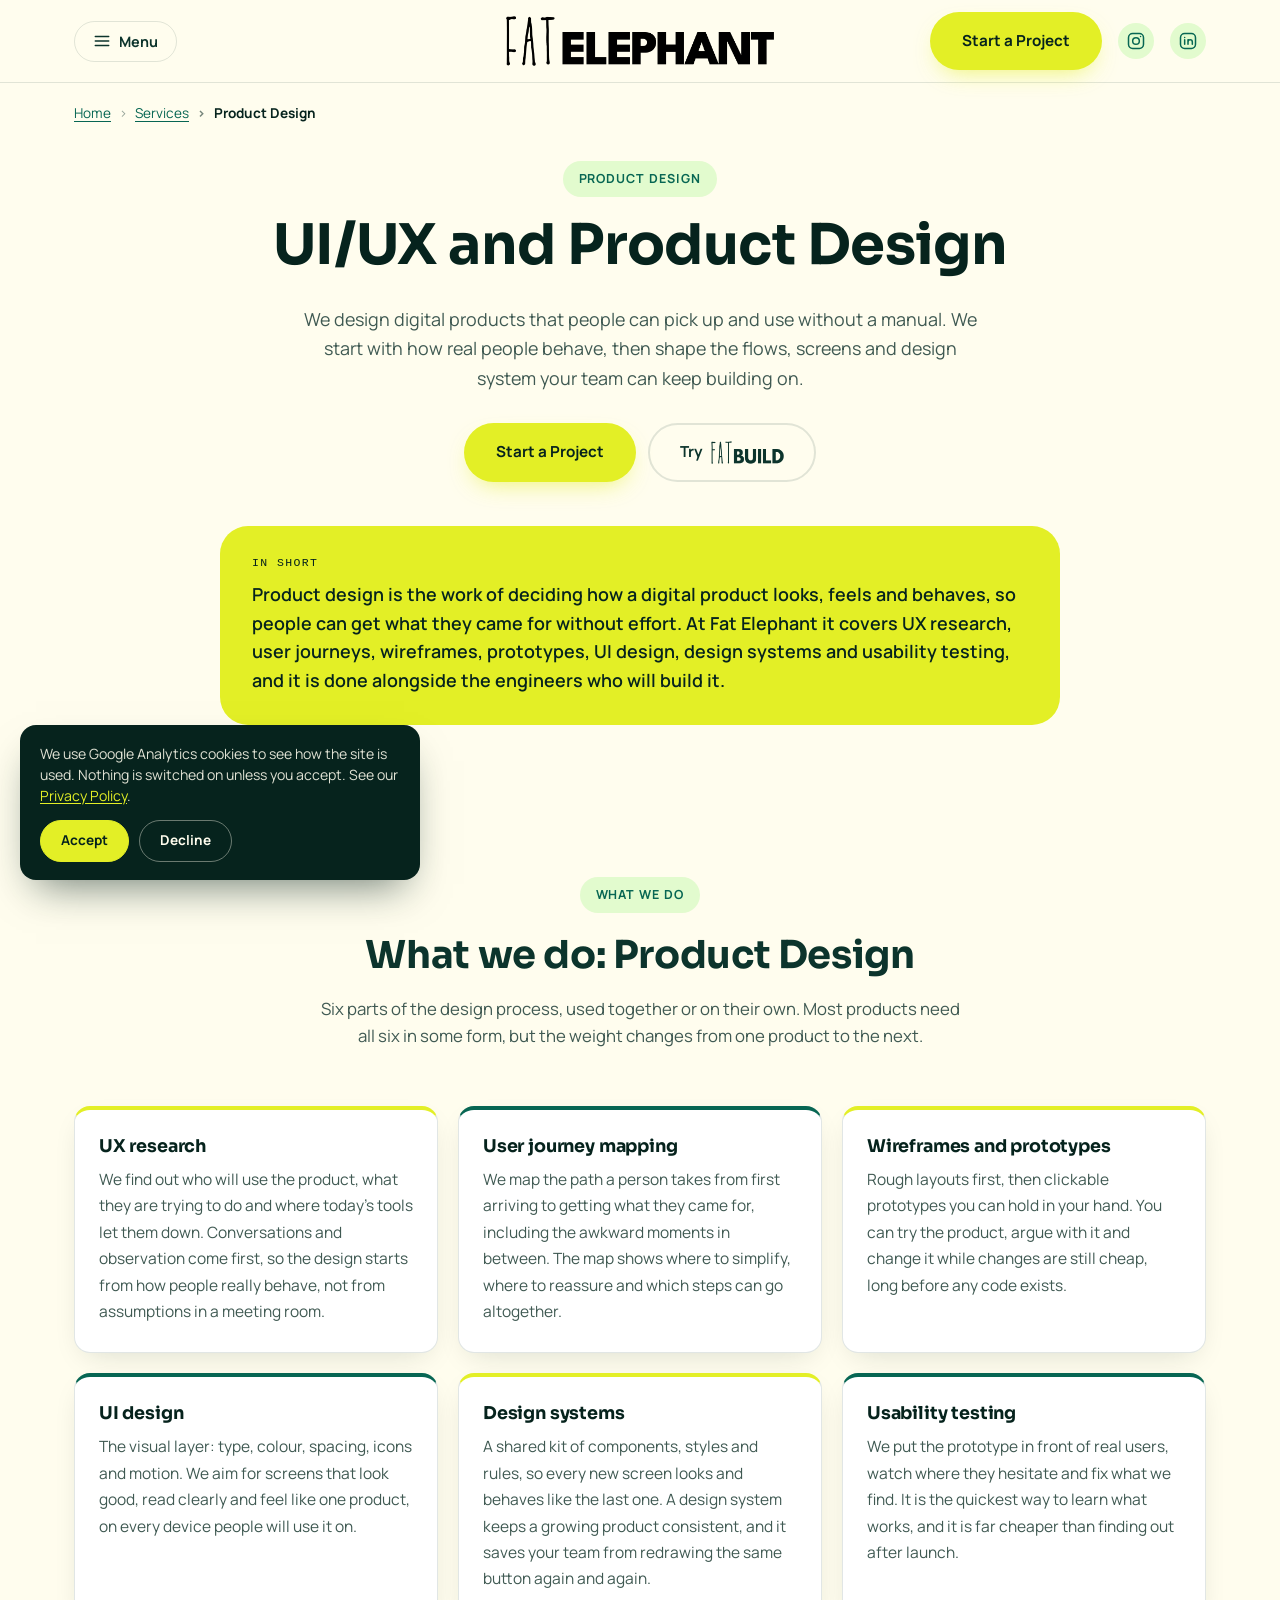
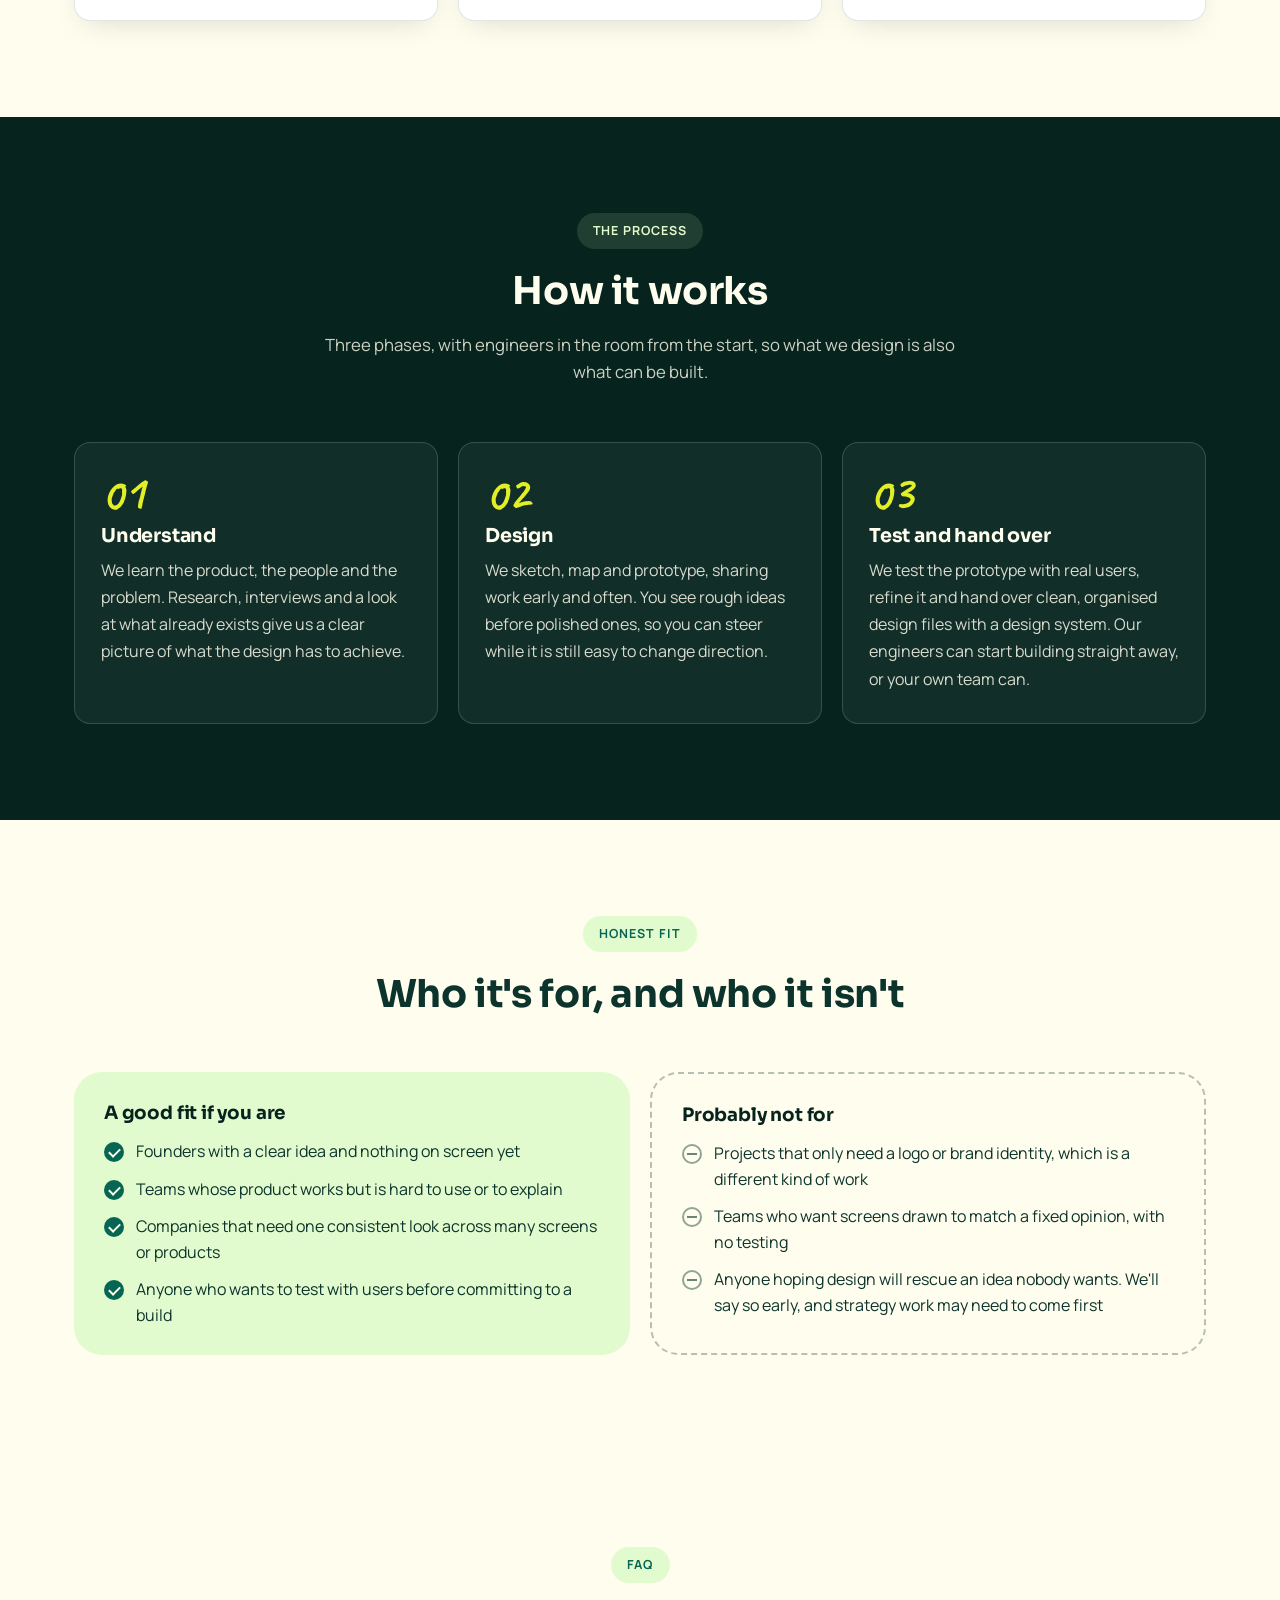
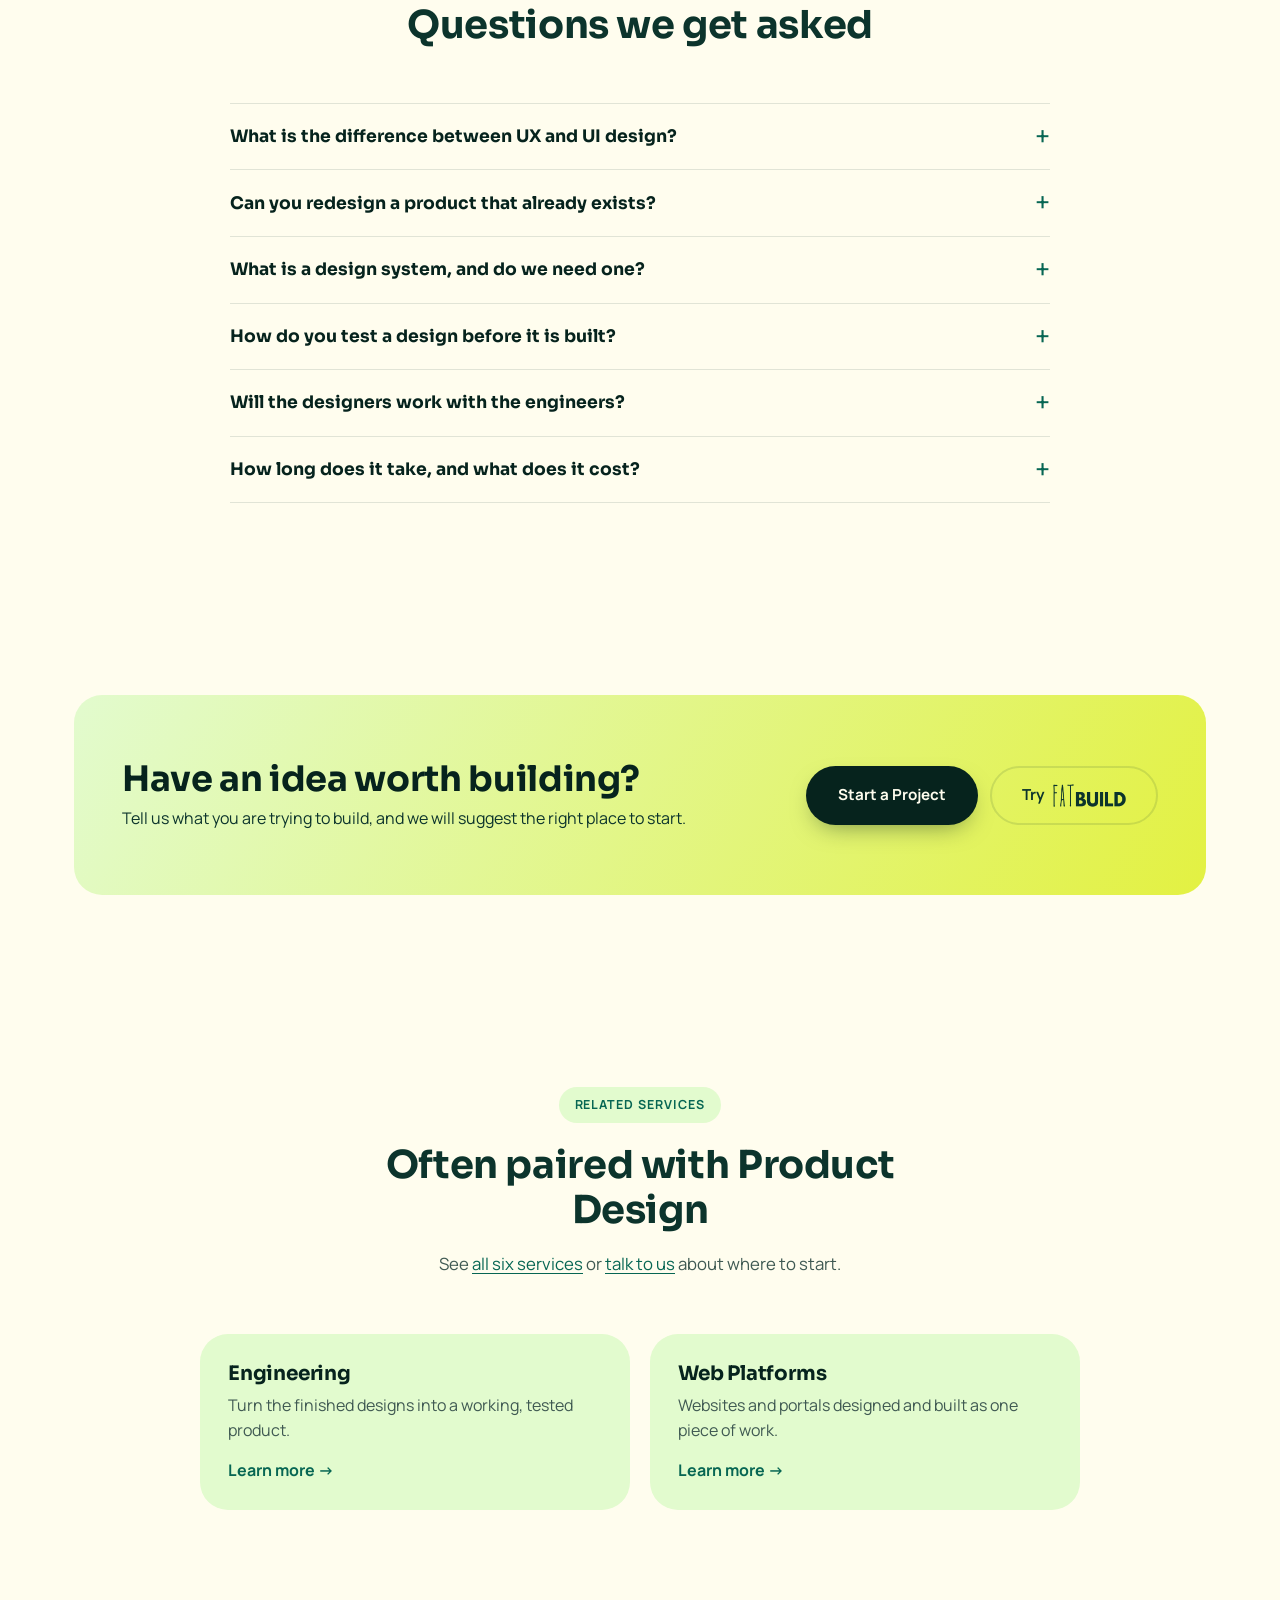
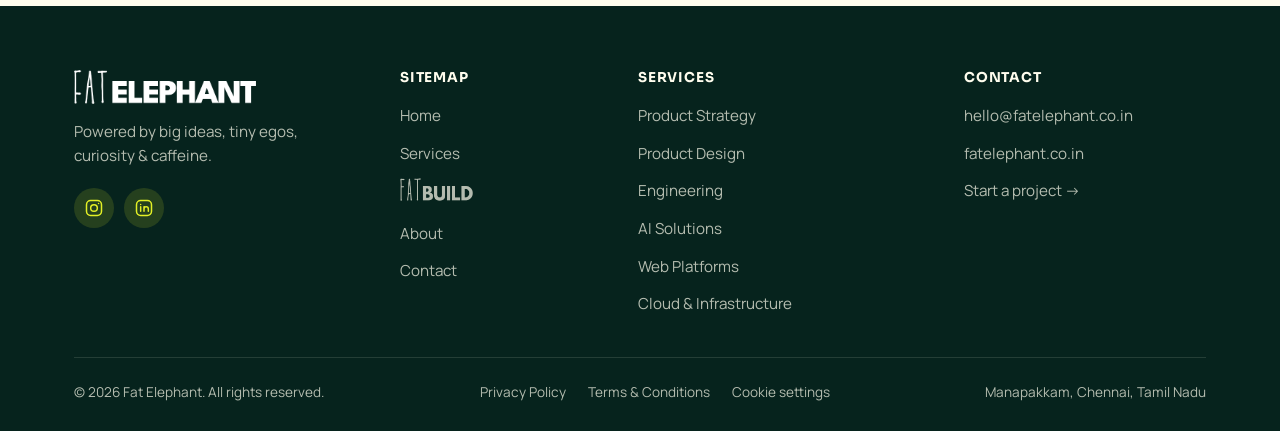
<file: services/product-design.html>
<!DOCTYPE html>
<html lang="en-IN">
<head>
<meta charset="UTF-8">
<meta name="viewport" content="width=device-width, initial-scale=1.0">
<title>UI/UX &amp; Product Design Services | Fat Elephant</title>
<meta name="description" content="UX research, user journeys, wireframes, prototypes, UI design and design systems, tested with real users before a line of code is written.">
<link rel="canonical" href="https://fatelephant.co.in/services/product-design">
<meta property="og:title" content="UI/UX &amp; Product Design Services | Fat Elephant">
<meta property="og:description" content="UX research, user journeys, wireframes, prototypes, UI design and design systems, tested with real users before a line of code is written.">
<meta property="og:url" content="https://fatelephant.co.in/services/product-design">
<meta property="og:type" content="website">
<meta property="og:site_name" content="Fat Elephant">
<meta property="og:locale" content="en_IN">
<meta property="og:image" content="https://fatelephant.co.in/og/services-product-design.png">
<meta property="og:image:width" content="1200">
<meta property="og:image:height" content="630">
<meta property="og:image:alt" content="UI/UX and Product Design, Fat Elephant">
<meta name="twitter:card" content="summary_large_image">
<meta name="theme-color" content="#fffdee">
<link rel="icon" href="/favicon.ico" sizes="32x32">
<link rel="apple-touch-icon" href="/apple-touch-icon.png">
<link rel="manifest" href="/site.webmanifest">
<script type="application/ld+json">
{
  "@context": "https://schema.org",
  "@graph": [
    {
      "@type": "Service",
      "@id": "https://fatelephant.co.in/services/product-design#service",
      "name": "UI/UX and Product Design",
      "serviceType": "Product Design",
      "description": "UX research, user journeys, wireframes, prototypes, UI design and design systems, tested with real users before a line of code is written.",
      "url": "https://fatelephant.co.in/services/product-design",
      "provider": {
        "@id": "https://fatelephant.co.in/#organization"
      },
      "areaServed": [
        {
          "@type": "Country",
          "name": "India"
        },
        {
          "@type": "Country",
          "name": "United Kingdom"
        }
      ]
    },
    {
      "@type": "BreadcrumbList",
      "itemListElement": [
        {
          "@type": "ListItem",
          "position": 1,
          "name": "Home",
          "item": "https://fatelephant.co.in/"
        },
        {
          "@type": "ListItem",
          "position": 2,
          "name": "Services",
          "item": "https://fatelephant.co.in/services"
        },
        {
          "@type": "ListItem",
          "position": 3,
          "name": "Product Design"
        }
      ]
    },
    {
      "@type": "FAQPage",
      "mainEntity": [
        {
          "@type": "Question",
          "name": "What is the difference between UX and UI design?",
          "acceptedAnswer": {
            "@type": "Answer",
            "text": "UX design is about how a product works: the flow, the structure and how easy it is to get things done. UI design is about how it looks: type, colour, spacing and detail. Good products need both, and we do them together."
          }
        },
        {
          "@type": "Question",
          "name": "Can you redesign a product that already exists?",
          "acceptedAnswer": {
            "@type": "Answer",
            "text": "Yes. We look at how people use it today, find where they struggle and redesign the parts that matter most. It does not have to be all or nothing."
          }
        },
        {
          "@type": "Question",
          "name": "What is a design system, and do we need one?",
          "acceptedAnswer": {
            "@type": "Answer",
            "text": "A design system is a shared set of components, styles and rules that keeps a product consistent as it grows. A small product can start without one, but anything that will keep growing is easier to build and maintain with one."
          }
        },
        {
          "@type": "Question",
          "name": "How do you test a design before it is built?",
          "acceptedAnswer": {
            "@type": "Answer",
            "text": "We build a clickable prototype and ask real users to try it while we watch. Where they hesitate or get lost shows us what to fix, and we fix it before any code is written."
          }
        },
        {
          "@type": "Question",
          "name": "Will the designers work with the engineers?",
          "acceptedAnswer": {
            "@type": "Answer",
            "text": "Yes, from the start. Engineers see the designs early and flag what is easy, hard or costly, so the design fits what can really be built, and nothing is lost in handover."
          }
        },
        {
          "@type": "Question",
          "name": "How long does it take, and what does it cost?",
          "acceptedAnswer": {
            "@type": "Answer",
            "text": "It depends on the size of the product and how much research it needs. Tell us what you are trying to build and we will suggest the right starting point, with a clear scope agreed before any work begins."
          }
        }
      ]
    }
  ]
}
</script>
<link rel="preconnect" href="https://fonts.googleapis.com">
<link rel="preconnect" href="https://fonts.gstatic.com" crossorigin>
<link href="https://fonts.googleapis.com/css2?family=Sora:wght@600;700;800&family=Manrope:wght@400;500;600;700;800&family=Caveat:wght@600;700&display=swap" rel="stylesheet">
<link rel="stylesheet" href="/css/style.css">
</head>
<body class="page-service">

<header class="navbar">
  <div class="container">
    <div class="nav-menu">
      <button class="nav-menu-trigger" id="navMenuTrigger" aria-haspopup="true" aria-expanded="false" aria-controls="navDropdown">
        <svg class="nav-menu-icon" viewBox="0 0 24 24" fill="none" stroke="currentColor" stroke-width="1.8" stroke-linecap="round" stroke-linejoin="round"><line x1="3" y1="6" x2="21" y2="6"/><line x1="3" y1="12" x2="21" y2="12"/><line x1="3" y1="18" x2="21" y2="18"/></svg>
        <span>Menu</span>
      </button>
      <ul class="nav-dropdown" id="navDropdown">
        <li><a href="/">Home</a></li>
        <li><a href="/services" class="active">Services</a></li>
        <li><a href="/build"><span class="fat-build"><span class="sr-only">Fat Build</span></span></a></li>
        <li><a href="/about">About</a></li>
        <li><a href="/contact">Contact</a></li>
      </ul>
    </div>

    <a href="/" class="nav-logo"><img src="/assets/logo-wide.png" alt="Fat Elephant"></a>

    <div class="nav-right">
      <a href="/contact" class="btn btn-primary">Start a Project</a>
      <a href="https://www.instagram.com/think.fat/" target="_blank" rel="noopener noreferrer" class="social-link nav-social" aria-label="Fat Elephant on Instagram">
        <svg viewBox="0 0 24 24" fill="none" stroke="currentColor" stroke-width="1.8" stroke-linecap="round" stroke-linejoin="round"><rect x="3" y="3" width="18" height="18" rx="5"/><circle cx="12" cy="12" r="4"/><circle cx="17.5" cy="6.5" r="0.9" fill="currentColor" stroke="none"/></svg>
      </a>
      <a href="https://www.linkedin.com/company/think-fat/" target="_blank" rel="noopener noreferrer" class="social-link nav-social" aria-label="Fat Elephant on LinkedIn">
          <svg viewBox="0 0 24 24" fill="none" stroke="currentColor" stroke-width="1.8" stroke-linecap="round" stroke-linejoin="round"><rect x="3" y="3" width="18" height="18" rx="5"/><path d="M8 10.5V16M8 7.8v.01M12 16v-5.5M12 13.2a2.6 2.6 0 0 1 5.2 0V16"/></svg>
      </a>
    </div>
  </div>
</header>

<nav class="breadcrumb" aria-label="Breadcrumb">
  <div class="container">
    <ol>
      <li><a href="/">Home</a></li>
      <li><a href="/services">Services</a></li>
      <li aria-current="page">Product Design</li>
    </ol>
  </div>
</nav>

<div class="page-header svc-header">
  <div class="container">
    <span class="eyebrow">Product Design</span>
    <h1>UI/UX and Product Design</h1>
    <p class="svc-lede">We design digital products that people can pick up and use without a manual. We start with how real people behave, then shape the flows, screens and design system your team can keep building on.</p>
    <div class="svc-actions">
      <a href="/contact" class="btn btn-primary">Start a Project</a>
      <a href="/build" class="btn btn-outline">Try <span class="fat-build"><span class="sr-only">Fat Build</span></span></a>
    </div>
  </div>
</div>

<section class="svc-glance">
  <div class="container">
    <div class="glance-card">
      <span class="glance-label">In short</span>
      <p>Product design is the work of deciding how a digital product looks, feels and behaves, so people can get what they came for without effort. At Fat Elephant it covers UX research, user journeys, wireframes, prototypes, UI design, design systems and usability testing, and it is done alongside the engineers who will build it.</p>
    </div>
  </div>
</section>

<section class="svc-offer">
  <div class="container">
    <div class="section-head">
      <span class="eyebrow">What We Do</span>
      <h2>What we do: Product Design</h2>
      <p>Six parts of the design process, used together or on their own. Most products need all six in some form, but the weight changes from one product to the next.</p>
    </div>
    <div class="offer-grid">
        <article class="offer">
          <h3>UX research</h3>
          <p>We find out who will use the product, what they are trying to do and where today's tools let them down. Conversations and observation come first, so the design starts from how people really behave, not from assumptions in a meeting room.</p>
        </article>
        <article class="offer">
          <h3>User journey mapping</h3>
          <p>We map the path a person takes from first arriving to getting what they came for, including the awkward moments in between. The map shows where to simplify, where to reassure and which steps can go altogether.</p>
        </article>
        <article class="offer">
          <h3>Wireframes and prototypes</h3>
          <p>Rough layouts first, then clickable prototypes you can hold in your hand. You can try the product, argue with it and change it while changes are still cheap, long before any code exists.</p>
        </article>
        <article class="offer">
          <h3>UI design</h3>
          <p>The visual layer: type, colour, spacing, icons and motion. We aim for screens that look good, read clearly and feel like one product, on every device people will use it on.</p>
        </article>
        <article class="offer">
          <h3>Design systems</h3>
          <p>A shared kit of components, styles and rules, so every new screen looks and behaves like the last one. A design system keeps a growing product consistent, and it saves your team from redrawing the same button again and again.</p>
        </article>
        <article class="offer">
          <h3>Usability testing</h3>
          <p>We put the prototype in front of real users, watch where they hesitate and fix what we find. It is the quickest way to learn what works, and it is far cheaper than finding out after launch.</p>
        </article>
    </div>
  </div>
</section>

<section class="svc-how">
  <div class="container">
    <div class="section-head">
      <span class="eyebrow">The Process</span>
      <h2>How it works</h2>
      <p>Three phases, with engineers in the room from the start, so what we design is also what can be built.</p>
    </div>
    <ol class="how-steps">
        <li class="how-step">
          <span class="how-num" aria-hidden="true">01</span>
          <h3>Understand</h3>
          <p>We learn the product, the people and the problem. Research, interviews and a look at what already exists give us a clear picture of what the design has to achieve.</p>
        </li>
        <li class="how-step">
          <span class="how-num" aria-hidden="true">02</span>
          <h3>Design</h3>
          <p>We sketch, map and prototype, sharing work early and often. You see rough ideas before polished ones, so you can steer while it is still easy to change direction.</p>
        </li>
        <li class="how-step">
          <span class="how-num" aria-hidden="true">03</span>
          <h3>Test and hand over</h3>
          <p>We test the prototype with real users, refine it and hand over clean, organised design files with a design system. Our engineers can start building straight away, or your own team can.</p>
        </li>
    </ol>
  </div>
</section>

<section class="svc-fit">
  <div class="container">
    <div class="section-head">
      <span class="eyebrow">Honest Fit</span>
      <h2>Who it's for, and who it isn't</h2>
    </div>
    <div class="fit-grid">
      <div class="fit-card fit-card--yes">
        <h3>A good fit if you are</h3>
        <ul>
        <li>Founders with a clear idea and nothing on screen yet</li>
        <li>Teams whose product works but is hard to use or to explain</li>
        <li>Companies that need one consistent look across many screens or products</li>
        <li>Anyone who wants to test with users before committing to a build</li>
        </ul>
      </div>
      <div class="fit-card fit-card--no">
        <h3>Probably not for</h3>
        <ul>
        <li>Projects that only need a logo or brand identity, which is a different kind of work</li>
        <li>Teams who want screens drawn to match a fixed opinion, with no testing</li>
        <li>Anyone hoping design will rescue an idea nobody wants. We'll say so early, and strategy work may need to come first</li>
        </ul>
      </div>
    </div>
  </div>
</section>

<section class="svc-faq">
  <div class="container">
    <div class="section-head">
      <span class="eyebrow">FAQ</span>
      <h2>Questions we get asked</h2>
    </div>
    <div class="faq">
      <details class="faq-item">
        <summary>What is the difference between UX and UI design?</summary>
        <div class="faq-a"><p>UX design is about how a product works: the flow, the structure and how easy it is to get things done. UI design is about how it looks: type, colour, spacing and detail. Good products need both, and we do them together.</p></div>
      </details>
      <details class="faq-item">
        <summary>Can you redesign a product that already exists?</summary>
        <div class="faq-a"><p>Yes. We look at how people use it today, find where they struggle and redesign the parts that matter most. It does not have to be all or nothing.</p></div>
      </details>
      <details class="faq-item">
        <summary>What is a design system, and do we need one?</summary>
        <div class="faq-a"><p>A design system is a shared set of components, styles and rules that keeps a product consistent as it grows. A small product can start without one, but anything that will keep growing is easier to build and maintain with one.</p></div>
      </details>
      <details class="faq-item">
        <summary>How do you test a design before it is built?</summary>
        <div class="faq-a"><p>We build a clickable prototype and ask real users to try it while we watch. Where they hesitate or get lost shows us what to fix, and we fix it before any code is written.</p></div>
      </details>
      <details class="faq-item">
        <summary>Will the designers work with the engineers?</summary>
        <div class="faq-a"><p>Yes, from the start. Engineers see the designs early and flag what is easy, hard or costly, so the design fits what can really be built, and nothing is lost in handover.</p></div>
      </details>
      <details class="faq-item">
        <summary>How long does it take, and what does it cost?</summary>
        <div class="faq-a"><p>It depends on the size of the product and how much research it needs. Tell us what you are trying to build and we will suggest the right starting point, with a clear scope agreed before any work begins.</p></div>
      </details>
    </div>
  </div>
</section>

<section id="cta">
  <div class="container">
    <div class="cta-banner">
      <div>
        <h2>Have an idea worth building?</h2>
        <p>Tell us what you are trying to build, and we will suggest the right place to start.</p>
      </div>
      <div class="cta-actions">
        <a href="/contact" class="btn btn-primary">Start a Project</a>
        <a href="/build" class="btn btn-outline">Try <span class="fat-build"><span class="sr-only">Fat Build</span></span></a>
      </div>
    </div>
  </div>
</section>

<section class="svc-related">
  <div class="container">
    <div class="section-head">
      <span class="eyebrow">Related Services</span>
      <h2>Often paired with Product Design</h2>
      <p>See <a href="/services">all six services</a> or <a href="/contact">talk to us</a> about where to start.</p>
    </div>
    <div class="related-grid">
      <a href="/services/engineering" class="related-card">
        <h3>Engineering</h3>
        <p>Turn the finished designs into a working, tested product.</p>
        <span class="related-more">Learn more &rarr;</span>
      </a>
      <a href="/services/web-platforms" class="related-card">
        <h3>Web Platforms</h3>
        <p>Websites and portals designed and built as one piece of work.</p>
        <span class="related-more">Learn more &rarr;</span>
      </a>
    </div>
  </div>
</section>

<footer class="site-footer">
  <div class="container">
    <div class="footer-grid">
      <div class="footer-brand">
        <img src="/assets/logo-wide.png" alt="Fat Elephant">
        <p>Powered by big ideas, tiny egos, curiosity &amp; caffeine.</p>
        <div class="footer-social">
          <a href="https://www.instagram.com/think.fat/" target="_blank" rel="noopener noreferrer" class="social-link" aria-label="Fat Elephant on Instagram">
            <svg viewBox="0 0 24 24" fill="none" stroke="currentColor" stroke-width="1.8" stroke-linecap="round" stroke-linejoin="round"><rect x="3" y="3" width="18" height="18" rx="5"/><circle cx="12" cy="12" r="4"/><circle cx="17.5" cy="6.5" r="0.9" fill="currentColor" stroke="none"/></svg>
          </a>
          <a href="https://www.linkedin.com/company/think-fat/" target="_blank" rel="noopener noreferrer" class="social-link" aria-label="Fat Elephant on LinkedIn">
            <svg viewBox="0 0 24 24" fill="none" stroke="currentColor" stroke-width="1.8" stroke-linecap="round" stroke-linejoin="round"><rect x="3" y="3" width="18" height="18" rx="5"/><path d="M8 10.5V16M8 7.8v.01M12 16v-5.5M12 13.2a2.6 2.6 0 0 1 5.2 0V16"/></svg>
          </a>
        </div>
      </div>
      <div class="footer-col">
        <p class="footer-heading">Sitemap</p>
        <ul>
          <li><a href="/">Home</a></li>
          <li><a href="/services">Services</a></li>
          <li><a href="/build"><span class="fat-build"><span class="sr-only">Fat Build</span></span></a></li>
          <li><a href="/about">About</a></li>
          <li><a href="/contact">Contact</a></li>
        </ul>
      </div>
      <div class="footer-col footer-col--services">
        <p class="footer-heading">Services</p>
        <ul>
          <li><a href="/services/product-strategy">Product Strategy</a></li>
          <li><a href="/services/product-design">Product Design</a></li>
          <li><a href="/services/engineering">Engineering</a></li>
          <li><a href="/services/ai-solutions">AI Solutions</a></li>
          <li><a href="/services/web-platforms">Web Platforms</a></li>
          <li><a href="/services/cloud-infrastructure">Cloud &amp; Infrastructure</a></li>
        </ul>
      </div>
      <div class="footer-col">
        <p class="footer-heading">Contact</p>
        <ul>
          <li><a href="mailto:hello@fatelephant.co.in">hello@fatelephant.co.in</a></li>
          <li><a href="https://fatelephant.co.in" target="_blank" rel="noopener">fatelephant.co.in</a></li>
          <li><a href="/contact">Start a project →</a></li>
        </ul>
      </div>
    </div>
    <div class="footer-bottom">
      <span>© <span id="year"></span> Fat Elephant. All rights reserved.</span>
      <span class="footer-legal"><a href="/privacy">Privacy Policy</a><a href="/terms">Terms &amp; Conditions</a></span>
      <span>Manapakkam, Chennai, Tamil Nadu</span>
    </div>
  </div>
</footer>

<script src="/js/analytics.js"></script>
<script src="/js/main.js"></script>
</body>
</html>
</file>
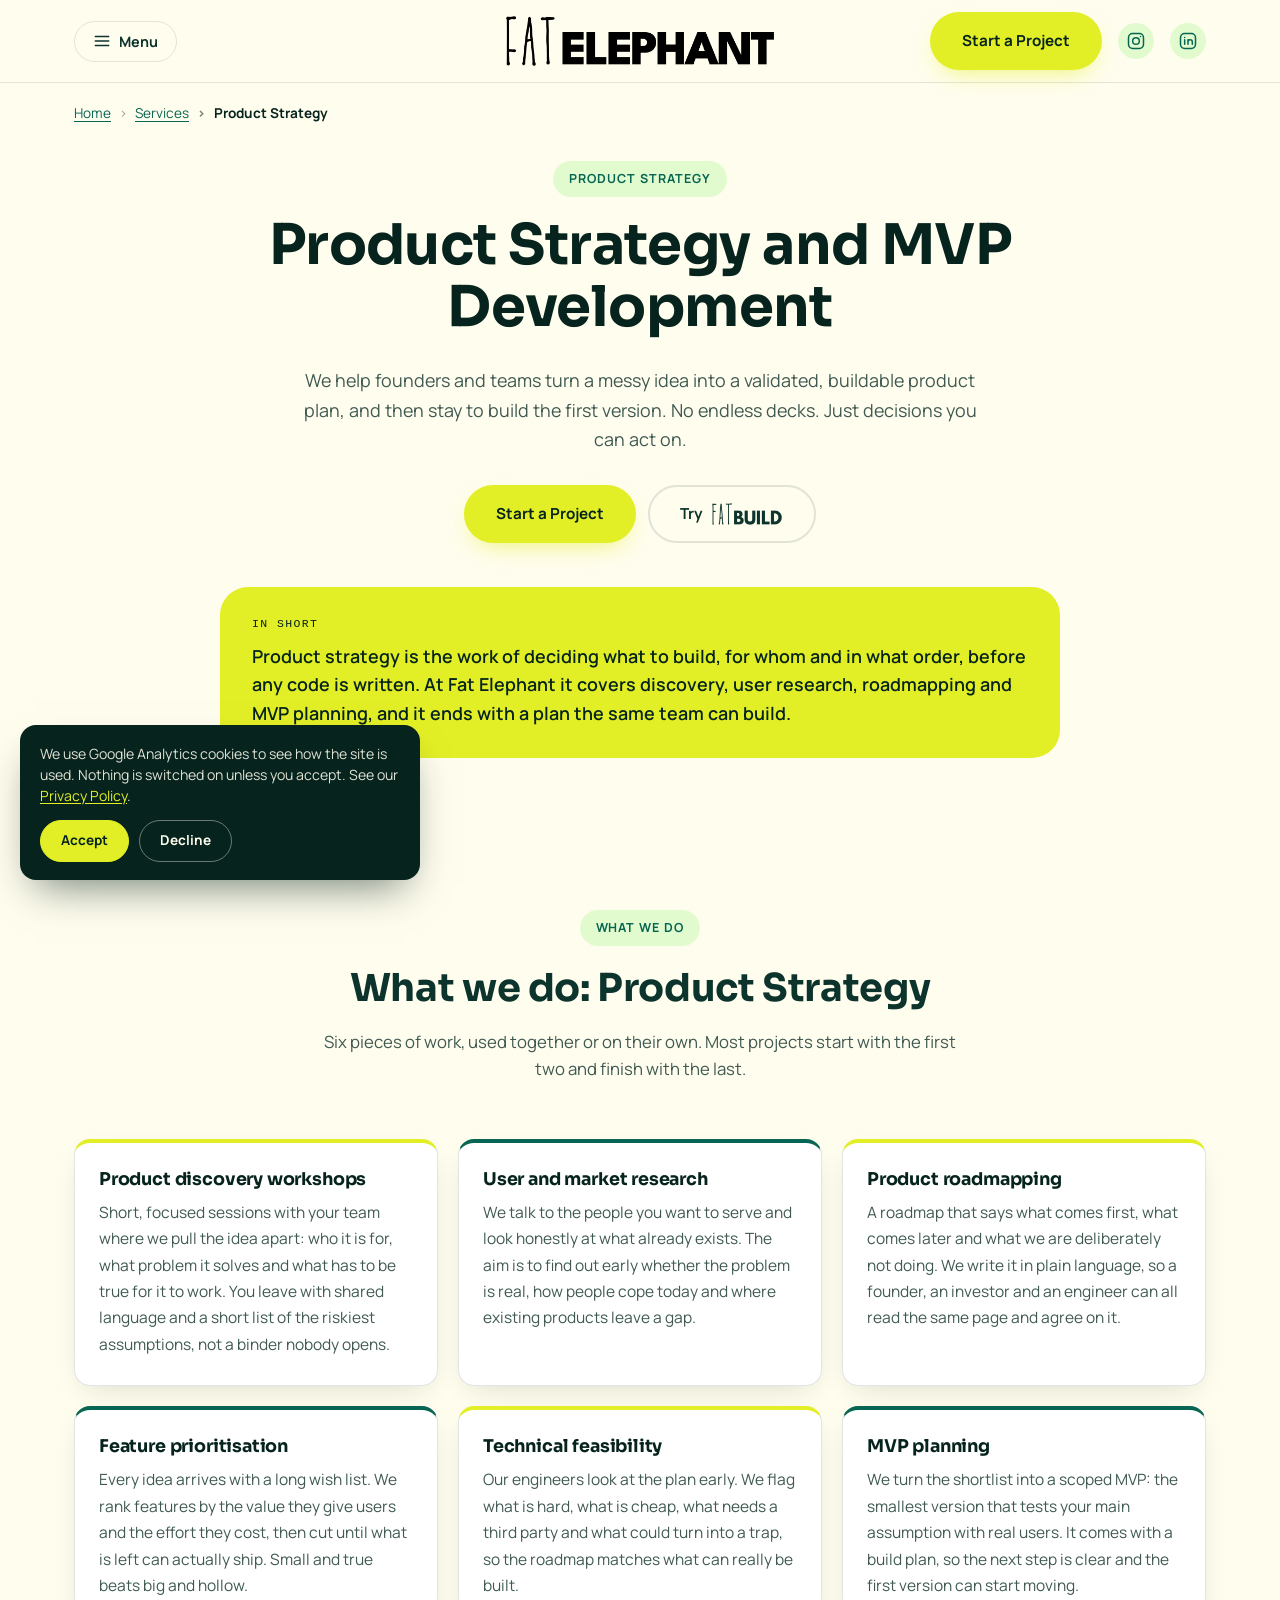
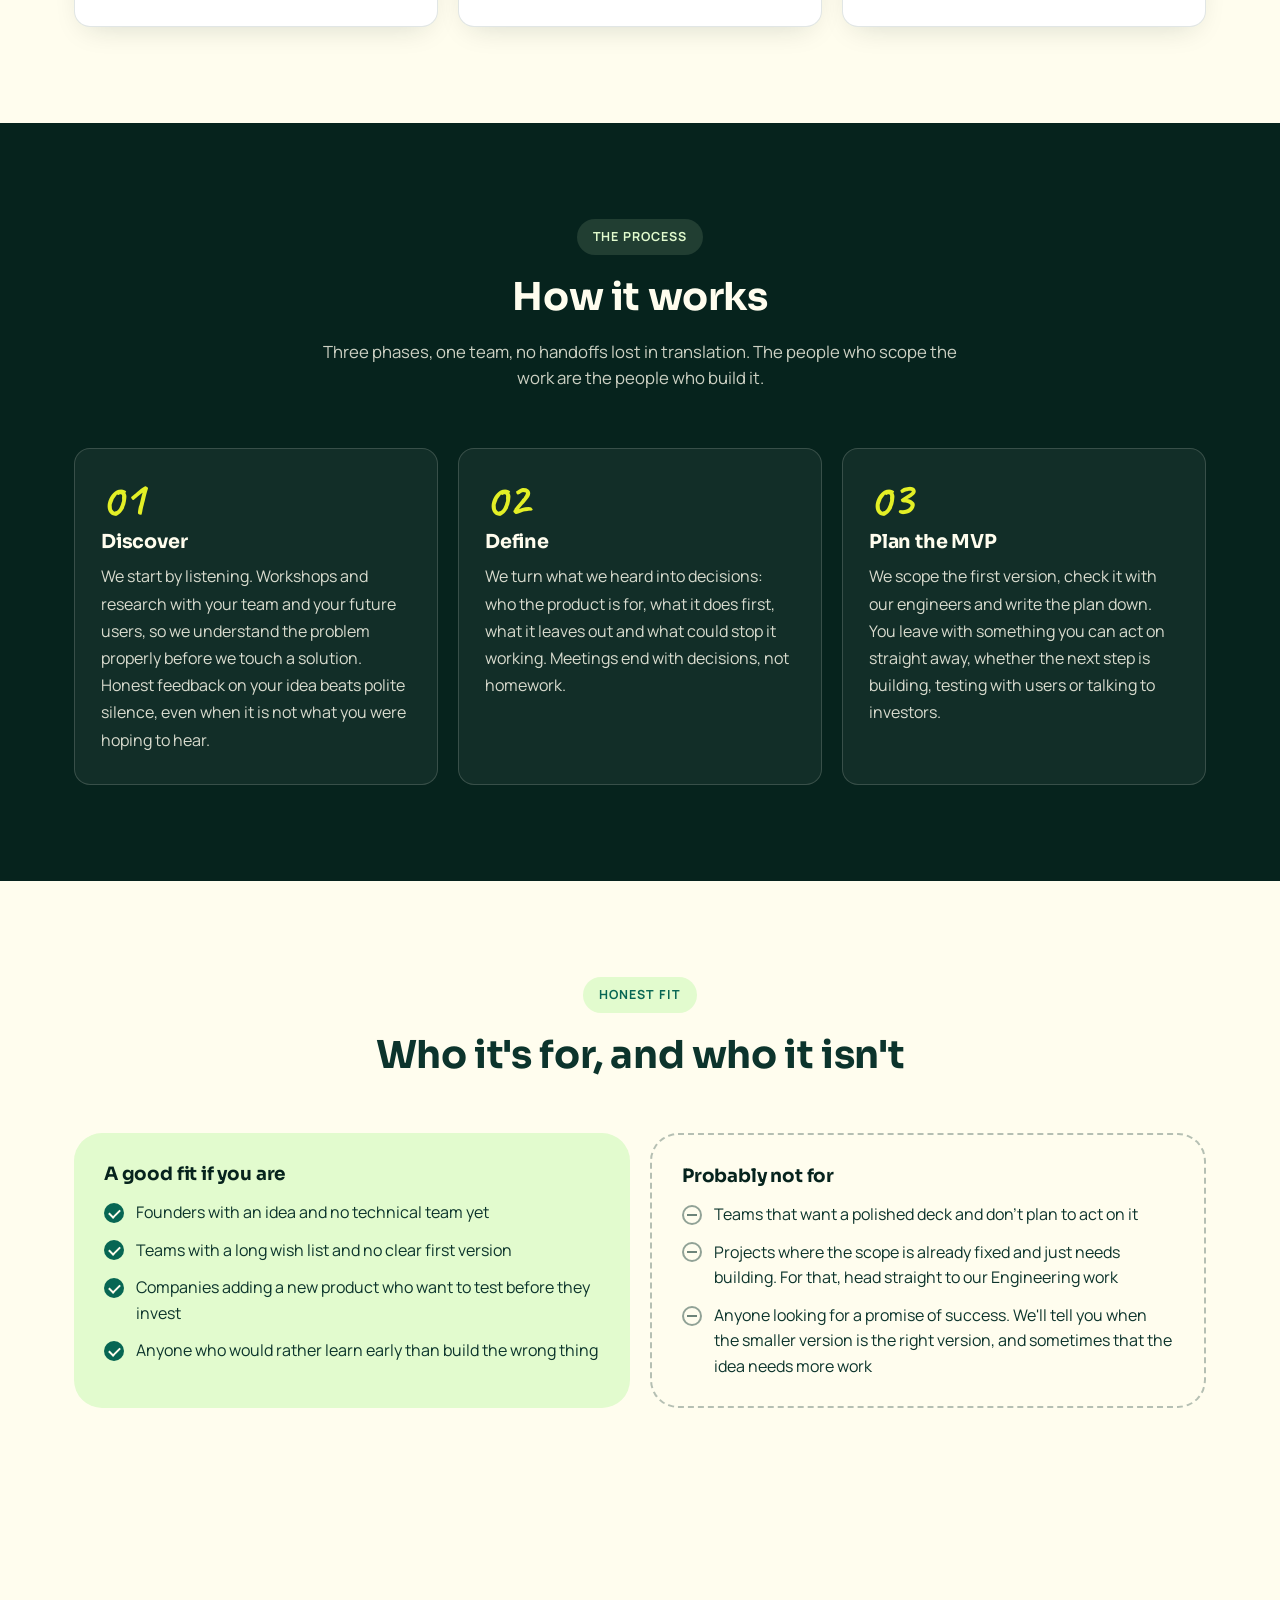
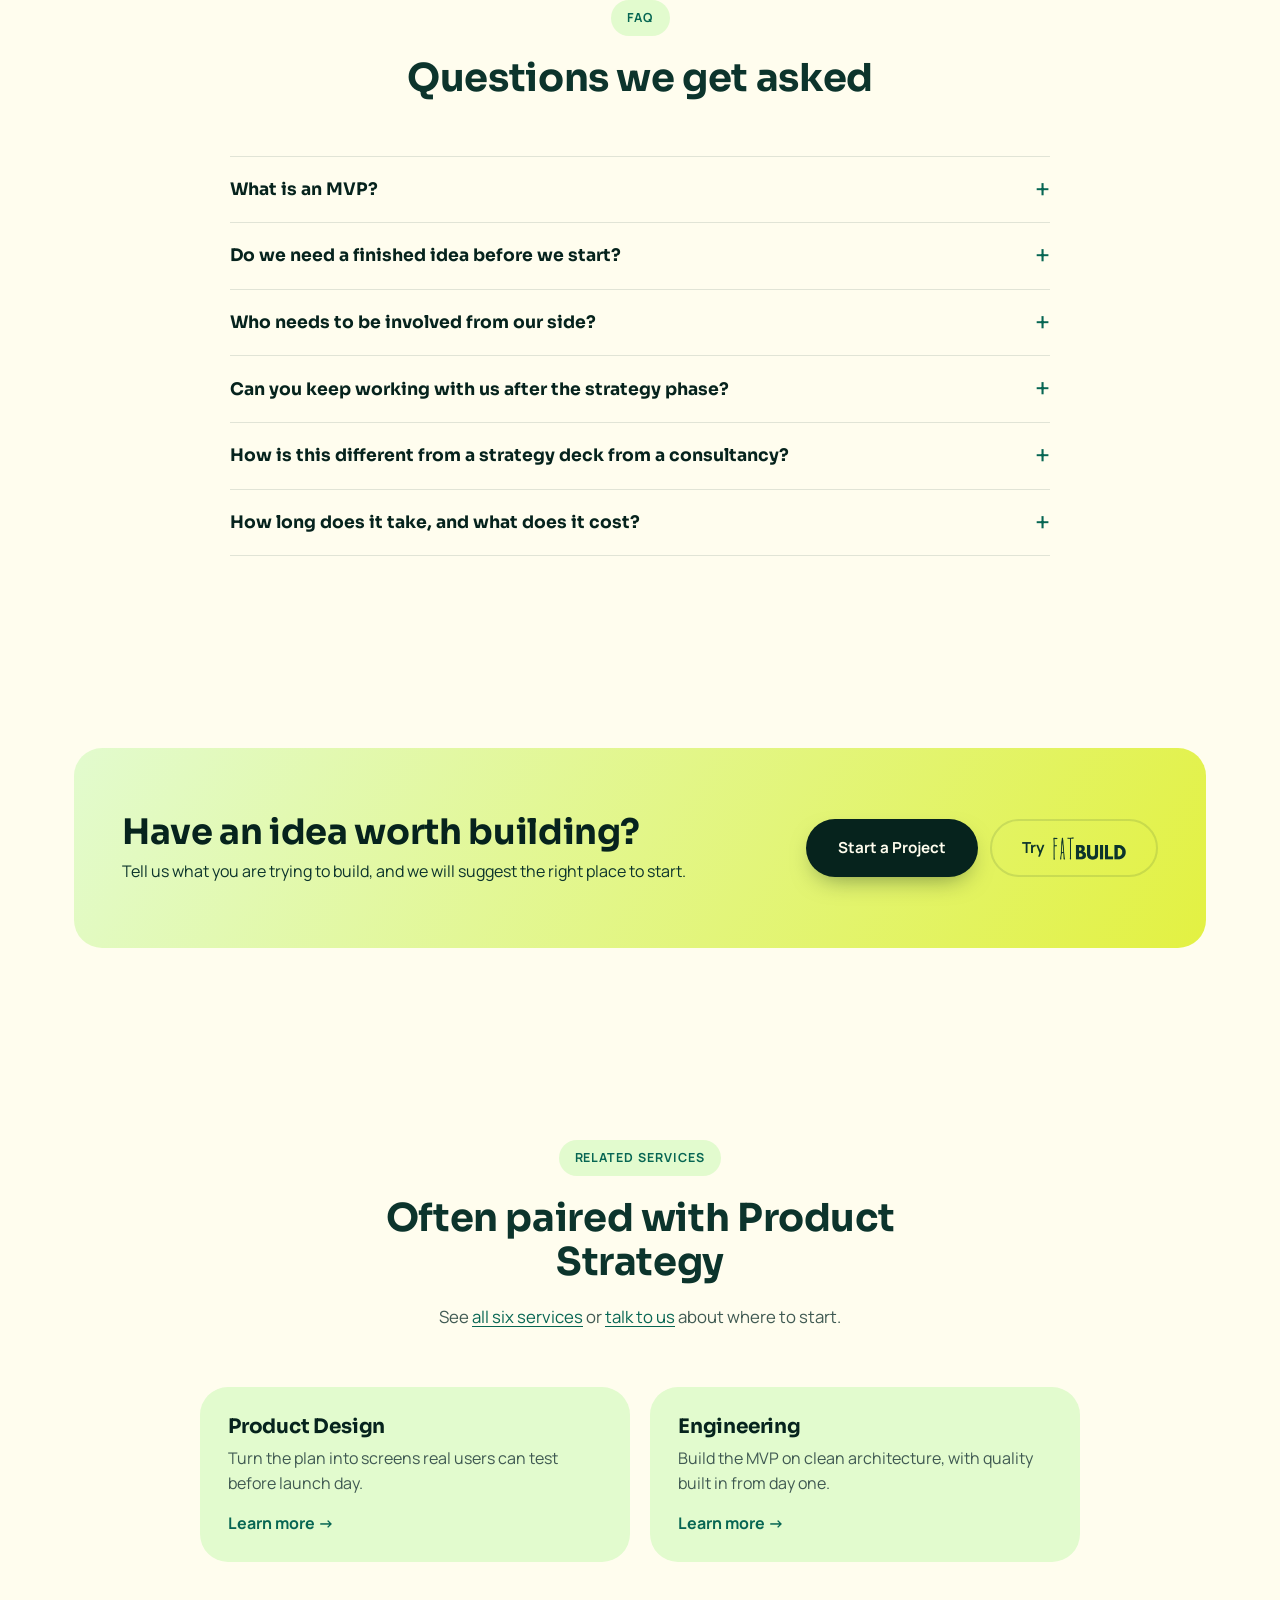
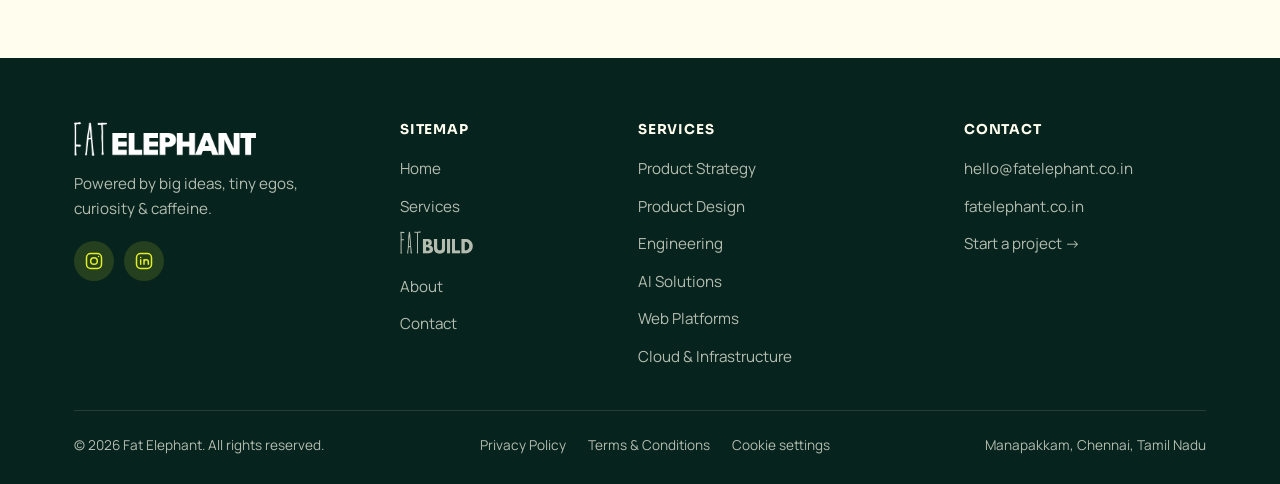
<file: services/product-strategy.html>
<!DOCTYPE html>
<html lang="en-IN">
<head>
<meta charset="UTF-8">
<meta name="viewport" content="width=device-width, initial-scale=1.0">
<title>MVP Development &amp; Product Strategy | Fat Elephant</title>
<meta name="description" content="Product discovery workshops, user research, roadmaps and MVP planning that turn a messy idea into a validated, buildable product plan.">
<link rel="canonical" href="https://fatelephant.co.in/services/product-strategy">
<meta property="og:title" content="MVP Development &amp; Product Strategy | Fat Elephant">
<meta property="og:description" content="Product discovery workshops, user research, roadmaps and MVP planning that turn a messy idea into a validated, buildable product plan.">
<meta property="og:url" content="https://fatelephant.co.in/services/product-strategy">
<meta property="og:type" content="website">
<meta property="og:site_name" content="Fat Elephant">
<meta property="og:locale" content="en_IN">
<meta property="og:image" content="https://fatelephant.co.in/og/services-product-strategy.png">
<meta property="og:image:width" content="1200">
<meta property="og:image:height" content="630">
<meta property="og:image:alt" content="Product Strategy and MVP Development, Fat Elephant">
<meta name="twitter:card" content="summary_large_image">
<meta name="theme-color" content="#fffdee">
<link rel="icon" href="/favicon.ico" sizes="32x32">
<link rel="apple-touch-icon" href="/apple-touch-icon.png">
<link rel="manifest" href="/site.webmanifest">
<script type="application/ld+json">
{
  "@context": "https://schema.org",
  "@graph": [
    {
      "@type": "Service",
      "@id": "https://fatelephant.co.in/services/product-strategy#service",
      "name": "Product Strategy and MVP Development",
      "serviceType": "Product Strategy",
      "description": "Product discovery workshops, user research, roadmaps and MVP planning that turn a messy idea into a validated, buildable product plan.",
      "url": "https://fatelephant.co.in/services/product-strategy",
      "provider": {
        "@id": "https://fatelephant.co.in/#organization"
      },
      "areaServed": [
        {
          "@type": "Country",
          "name": "India"
        },
        {
          "@type": "Country",
          "name": "United Kingdom"
        }
      ]
    },
    {
      "@type": "BreadcrumbList",
      "itemListElement": [
        {
          "@type": "ListItem",
          "position": 1,
          "name": "Home",
          "item": "https://fatelephant.co.in/"
        },
        {
          "@type": "ListItem",
          "position": 2,
          "name": "Services",
          "item": "https://fatelephant.co.in/services"
        },
        {
          "@type": "ListItem",
          "position": 3,
          "name": "Product Strategy"
        }
      ]
    },
    {
      "@type": "FAQPage",
      "mainEntity": [
        {
          "@type": "Question",
          "name": "What is an MVP?",
          "acceptedAnswer": {
            "@type": "Answer",
            "text": "A minimum viable product is the smallest version of your product that lets real users do the one thing it exists for. It lets you learn whether the idea works before you invest in everything else."
          }
        },
        {
          "@type": "Question",
          "name": "Do we need a finished idea before we start?",
          "acceptedAnswer": {
            "@type": "Answer",
            "text": "No. A rough idea and a clear sense of the problem are enough. Discovery is where we sharpen the idea, test it and decide what the first version should be."
          }
        },
        {
          "@type": "Question",
          "name": "Who needs to be involved from our side?",
          "acceptedAnswer": {
            "@type": "Answer",
            "text": "You, and anyone who can make decisions about the product. Because the people who scope the work are the people who build it, you are not passed between teams or asked to explain the idea again."
          }
        },
        {
          "@type": "Question",
          "name": "Can you keep working with us after the strategy phase?",
          "acceptedAnswer": {
            "@type": "Answer",
            "text": "Yes. The plan is written so design and engineering can start straight away, and our team can carry on from there if you want us to."
          }
        },
        {
          "@type": "Question",
          "name": "How is this different from a strategy deck from a consultancy?",
          "acceptedAnswer": {
            "@type": "Answer",
            "text": "Our strategy work is built to be used. It ends in a scoped MVP and a build plan, not a slide deck, and the engineers who check feasibility are the same people who may end up building it."
          }
        },
        {
          "@type": "Question",
          "name": "How long does it take, and what does it cost?",
          "acceptedAnswer": {
            "@type": "Answer",
            "text": "It depends on the size of the idea and how much research it needs. Tell us what you are trying to build and we will suggest the right starting point, with a clear scope agreed before any work begins."
          }
        }
      ]
    }
  ]
}
</script>
<link rel="preconnect" href="https://fonts.googleapis.com">
<link rel="preconnect" href="https://fonts.gstatic.com" crossorigin>
<link href="https://fonts.googleapis.com/css2?family=Sora:wght@600;700;800&family=Manrope:wght@400;500;600;700;800&family=Caveat:wght@600;700&display=swap" rel="stylesheet">
<link rel="stylesheet" href="/css/style.css">
</head>
<body class="page-service">

<header class="navbar">
  <div class="container">
    <div class="nav-menu">
      <button class="nav-menu-trigger" id="navMenuTrigger" aria-haspopup="true" aria-expanded="false" aria-controls="navDropdown">
        <svg class="nav-menu-icon" viewBox="0 0 24 24" fill="none" stroke="currentColor" stroke-width="1.8" stroke-linecap="round" stroke-linejoin="round"><line x1="3" y1="6" x2="21" y2="6"/><line x1="3" y1="12" x2="21" y2="12"/><line x1="3" y1="18" x2="21" y2="18"/></svg>
        <span>Menu</span>
      </button>
      <ul class="nav-dropdown" id="navDropdown">
        <li><a href="/">Home</a></li>
        <li><a href="/services" class="active">Services</a></li>
        <li><a href="/build"><span class="fat-build"><span class="sr-only">Fat Build</span></span></a></li>
        <li><a href="/about">About</a></li>
        <li><a href="/contact">Contact</a></li>
      </ul>
    </div>

    <a href="/" class="nav-logo"><img src="/assets/logo-wide.png" alt="Fat Elephant"></a>

    <div class="nav-right">
      <a href="/contact" class="btn btn-primary">Start a Project</a>
      <a href="https://www.instagram.com/think.fat/" target="_blank" rel="noopener noreferrer" class="social-link nav-social" aria-label="Fat Elephant on Instagram">
        <svg viewBox="0 0 24 24" fill="none" stroke="currentColor" stroke-width="1.8" stroke-linecap="round" stroke-linejoin="round"><rect x="3" y="3" width="18" height="18" rx="5"/><circle cx="12" cy="12" r="4"/><circle cx="17.5" cy="6.5" r="0.9" fill="currentColor" stroke="none"/></svg>
      </a>
      <a href="https://www.linkedin.com/company/think-fat/" target="_blank" rel="noopener noreferrer" class="social-link nav-social" aria-label="Fat Elephant on LinkedIn">
          <svg viewBox="0 0 24 24" fill="none" stroke="currentColor" stroke-width="1.8" stroke-linecap="round" stroke-linejoin="round"><rect x="3" y="3" width="18" height="18" rx="5"/><path d="M8 10.5V16M8 7.8v.01M12 16v-5.5M12 13.2a2.6 2.6 0 0 1 5.2 0V16"/></svg>
      </a>
    </div>
  </div>
</header>

<nav class="breadcrumb" aria-label="Breadcrumb">
  <div class="container">
    <ol>
      <li><a href="/">Home</a></li>
      <li><a href="/services">Services</a></li>
      <li aria-current="page">Product Strategy</li>
    </ol>
  </div>
</nav>

<div class="page-header svc-header">
  <div class="container">
    <span class="eyebrow">Product Strategy</span>
    <h1>Product Strategy and MVP Development</h1>
    <p class="svc-lede">We help founders and teams turn a messy idea into a validated, buildable product plan, and then stay to build the first version. No endless decks. Just decisions you can act on.</p>
    <div class="svc-actions">
      <a href="/contact" class="btn btn-primary">Start a Project</a>
      <a href="/build" class="btn btn-outline">Try <span class="fat-build"><span class="sr-only">Fat Build</span></span></a>
    </div>
  </div>
</div>

<section class="svc-glance">
  <div class="container">
    <div class="glance-card">
      <span class="glance-label">In short</span>
      <p>Product strategy is the work of deciding what to build, for whom and in what order, before any code is written. At Fat Elephant it covers discovery, user research, roadmapping and MVP planning, and it ends with a plan the same team can build.</p>
    </div>
  </div>
</section>

<section class="svc-offer">
  <div class="container">
    <div class="section-head">
      <span class="eyebrow">What We Do</span>
      <h2>What we do: Product Strategy</h2>
      <p>Six pieces of work, used together or on their own. Most projects start with the first two and finish with the last.</p>
    </div>
    <div class="offer-grid">
        <article class="offer">
          <h3>Product discovery workshops</h3>
          <p>Short, focused sessions with your team where we pull the idea apart: who it is for, what problem it solves and what has to be true for it to work. You leave with shared language and a short list of the riskiest assumptions, not a binder nobody opens.</p>
        </article>
        <article class="offer">
          <h3>User and market research</h3>
          <p>We talk to the people you want to serve and look honestly at what already exists. The aim is to find out early whether the problem is real, how people cope today and where existing products leave a gap.</p>
        </article>
        <article class="offer">
          <h3>Product roadmapping</h3>
          <p>A roadmap that says what comes first, what comes later and what we are deliberately not doing. We write it in plain language, so a founder, an investor and an engineer can all read the same page and agree on it.</p>
        </article>
        <article class="offer">
          <h3>Feature prioritisation</h3>
          <p>Every idea arrives with a long wish list. We rank features by the value they give users and the effort they cost, then cut until what is left can actually ship. Small and true beats big and hollow.</p>
        </article>
        <article class="offer">
          <h3>Technical feasibility</h3>
          <p>Our engineers look at the plan early. We flag what is hard, what is cheap, what needs a third party and what could turn into a trap, so the roadmap matches what can really be built.</p>
        </article>
        <article class="offer">
          <h3>MVP planning</h3>
          <p>We turn the shortlist into a scoped MVP: the smallest version that tests your main assumption with real users. It comes with a build plan, so the next step is clear and the first version can start moving.</p>
        </article>
    </div>
  </div>
</section>

<section class="svc-how">
  <div class="container">
    <div class="section-head">
      <span class="eyebrow">The Process</span>
      <h2>How it works</h2>
      <p>Three phases, one team, no handoffs lost in translation. The people who scope the work are the people who build it.</p>
    </div>
    <ol class="how-steps">
        <li class="how-step">
          <span class="how-num" aria-hidden="true">01</span>
          <h3>Discover</h3>
          <p>We start by listening. Workshops and research with your team and your future users, so we understand the problem properly before we touch a solution. Honest feedback on your idea beats polite silence, even when it is not what you were hoping to hear.</p>
        </li>
        <li class="how-step">
          <span class="how-num" aria-hidden="true">02</span>
          <h3>Define</h3>
          <p>We turn what we heard into decisions: who the product is for, what it does first, what it leaves out and what could stop it working. Meetings end with decisions, not homework.</p>
        </li>
        <li class="how-step">
          <span class="how-num" aria-hidden="true">03</span>
          <h3>Plan the MVP</h3>
          <p>We scope the first version, check it with our engineers and write the plan down. You leave with something you can act on straight away, whether the next step is building, testing with users or talking to investors.</p>
        </li>
    </ol>
  </div>
</section>

<section class="svc-fit">
  <div class="container">
    <div class="section-head">
      <span class="eyebrow">Honest Fit</span>
      <h2>Who it's for, and who it isn't</h2>
    </div>
    <div class="fit-grid">
      <div class="fit-card fit-card--yes">
        <h3>A good fit if you are</h3>
        <ul>
        <li>Founders with an idea and no technical team yet</li>
        <li>Teams with a long wish list and no clear first version</li>
        <li>Companies adding a new product who want to test before they invest</li>
        <li>Anyone who would rather learn early than build the wrong thing</li>
        </ul>
      </div>
      <div class="fit-card fit-card--no">
        <h3>Probably not for</h3>
        <ul>
        <li>Teams that want a polished deck and don't plan to act on it</li>
        <li>Projects where the scope is already fixed and just needs building. For that, head straight to our Engineering work</li>
        <li>Anyone looking for a promise of success. We'll tell you when the smaller version is the right version, and sometimes that the idea needs more work</li>
        </ul>
      </div>
    </div>
  </div>
</section>

<section class="svc-faq">
  <div class="container">
    <div class="section-head">
      <span class="eyebrow">FAQ</span>
      <h2>Questions we get asked</h2>
    </div>
    <div class="faq">
      <details class="faq-item">
        <summary>What is an MVP?</summary>
        <div class="faq-a"><p>A minimum viable product is the smallest version of your product that lets real users do the one thing it exists for. It lets you learn whether the idea works before you invest in everything else.</p></div>
      </details>
      <details class="faq-item">
        <summary>Do we need a finished idea before we start?</summary>
        <div class="faq-a"><p>No. A rough idea and a clear sense of the problem are enough. Discovery is where we sharpen the idea, test it and decide what the first version should be.</p></div>
      </details>
      <details class="faq-item">
        <summary>Who needs to be involved from our side?</summary>
        <div class="faq-a"><p>You, and anyone who can make decisions about the product. Because the people who scope the work are the people who build it, you are not passed between teams or asked to explain the idea again.</p></div>
      </details>
      <details class="faq-item">
        <summary>Can you keep working with us after the strategy phase?</summary>
        <div class="faq-a"><p>Yes. The plan is written so design and engineering can start straight away, and our team can carry on from there if you want us to.</p></div>
      </details>
      <details class="faq-item">
        <summary>How is this different from a strategy deck from a consultancy?</summary>
        <div class="faq-a"><p>Our strategy work is built to be used. It ends in a scoped MVP and a build plan, not a slide deck, and the engineers who check feasibility are the same people who may end up building it.</p></div>
      </details>
      <details class="faq-item">
        <summary>How long does it take, and what does it cost?</summary>
        <div class="faq-a"><p>It depends on the size of the idea and how much research it needs. Tell us what you are trying to build and we will suggest the right starting point, with a clear scope agreed before any work begins.</p></div>
      </details>
    </div>
  </div>
</section>

<section id="cta">
  <div class="container">
    <div class="cta-banner">
      <div>
        <h2>Have an idea worth building?</h2>
        <p>Tell us what you are trying to build, and we will suggest the right place to start.</p>
      </div>
      <div class="cta-actions">
        <a href="/contact" class="btn btn-primary">Start a Project</a>
        <a href="/build" class="btn btn-outline">Try <span class="fat-build"><span class="sr-only">Fat Build</span></span></a>
      </div>
    </div>
  </div>
</section>

<section class="svc-related">
  <div class="container">
    <div class="section-head">
      <span class="eyebrow">Related Services</span>
      <h2>Often paired with Product Strategy</h2>
      <p>See <a href="/services">all six services</a> or <a href="/contact">talk to us</a> about where to start.</p>
    </div>
    <div class="related-grid">
      <a href="/services/product-design" class="related-card">
        <h3>Product Design</h3>
        <p>Turn the plan into screens real users can test before launch day.</p>
        <span class="related-more">Learn more &rarr;</span>
      </a>
      <a href="/services/engineering" class="related-card">
        <h3>Engineering</h3>
        <p>Build the MVP on clean architecture, with quality built in from day one.</p>
        <span class="related-more">Learn more &rarr;</span>
      </a>
    </div>
  </div>
</section>

<footer class="site-footer">
  <div class="container">
    <div class="footer-grid">
      <div class="footer-brand">
        <img src="/assets/logo-wide.png" alt="Fat Elephant">
        <p>Powered by big ideas, tiny egos, curiosity &amp; caffeine.</p>
        <div class="footer-social">
          <a href="https://www.instagram.com/think.fat/" target="_blank" rel="noopener noreferrer" class="social-link" aria-label="Fat Elephant on Instagram">
            <svg viewBox="0 0 24 24" fill="none" stroke="currentColor" stroke-width="1.8" stroke-linecap="round" stroke-linejoin="round"><rect x="3" y="3" width="18" height="18" rx="5"/><circle cx="12" cy="12" r="4"/><circle cx="17.5" cy="6.5" r="0.9" fill="currentColor" stroke="none"/></svg>
          </a>
          <a href="https://www.linkedin.com/company/think-fat/" target="_blank" rel="noopener noreferrer" class="social-link" aria-label="Fat Elephant on LinkedIn">
            <svg viewBox="0 0 24 24" fill="none" stroke="currentColor" stroke-width="1.8" stroke-linecap="round" stroke-linejoin="round"><rect x="3" y="3" width="18" height="18" rx="5"/><path d="M8 10.5V16M8 7.8v.01M12 16v-5.5M12 13.2a2.6 2.6 0 0 1 5.2 0V16"/></svg>
          </a>
        </div>
      </div>
      <div class="footer-col">
        <p class="footer-heading">Sitemap</p>
        <ul>
          <li><a href="/">Home</a></li>
          <li><a href="/services">Services</a></li>
          <li><a href="/build"><span class="fat-build"><span class="sr-only">Fat Build</span></span></a></li>
          <li><a href="/about">About</a></li>
          <li><a href="/contact">Contact</a></li>
        </ul>
      </div>
      <div class="footer-col footer-col--services">
        <p class="footer-heading">Services</p>
        <ul>
          <li><a href="/services/product-strategy">Product Strategy</a></li>
          <li><a href="/services/product-design">Product Design</a></li>
          <li><a href="/services/engineering">Engineering</a></li>
          <li><a href="/services/ai-solutions">AI Solutions</a></li>
          <li><a href="/services/web-platforms">Web Platforms</a></li>
          <li><a href="/services/cloud-infrastructure">Cloud &amp; Infrastructure</a></li>
        </ul>
      </div>
      <div class="footer-col">
        <p class="footer-heading">Contact</p>
        <ul>
          <li><a href="mailto:hello@fatelephant.co.in">hello@fatelephant.co.in</a></li>
          <li><a href="https://fatelephant.co.in" target="_blank" rel="noopener">fatelephant.co.in</a></li>
          <li><a href="/contact">Start a project →</a></li>
        </ul>
      </div>
    </div>
    <div class="footer-bottom">
      <span>© <span id="year"></span> Fat Elephant. All rights reserved.</span>
      <span class="footer-legal"><a href="/privacy">Privacy Policy</a><a href="/terms">Terms &amp; Conditions</a></span>
      <span>Manapakkam, Chennai, Tamil Nadu</span>
    </div>
  </div>
</footer>

<script src="/js/analytics.js"></script>
<script src="/js/main.js"></script>
</body>
</html>
</file>
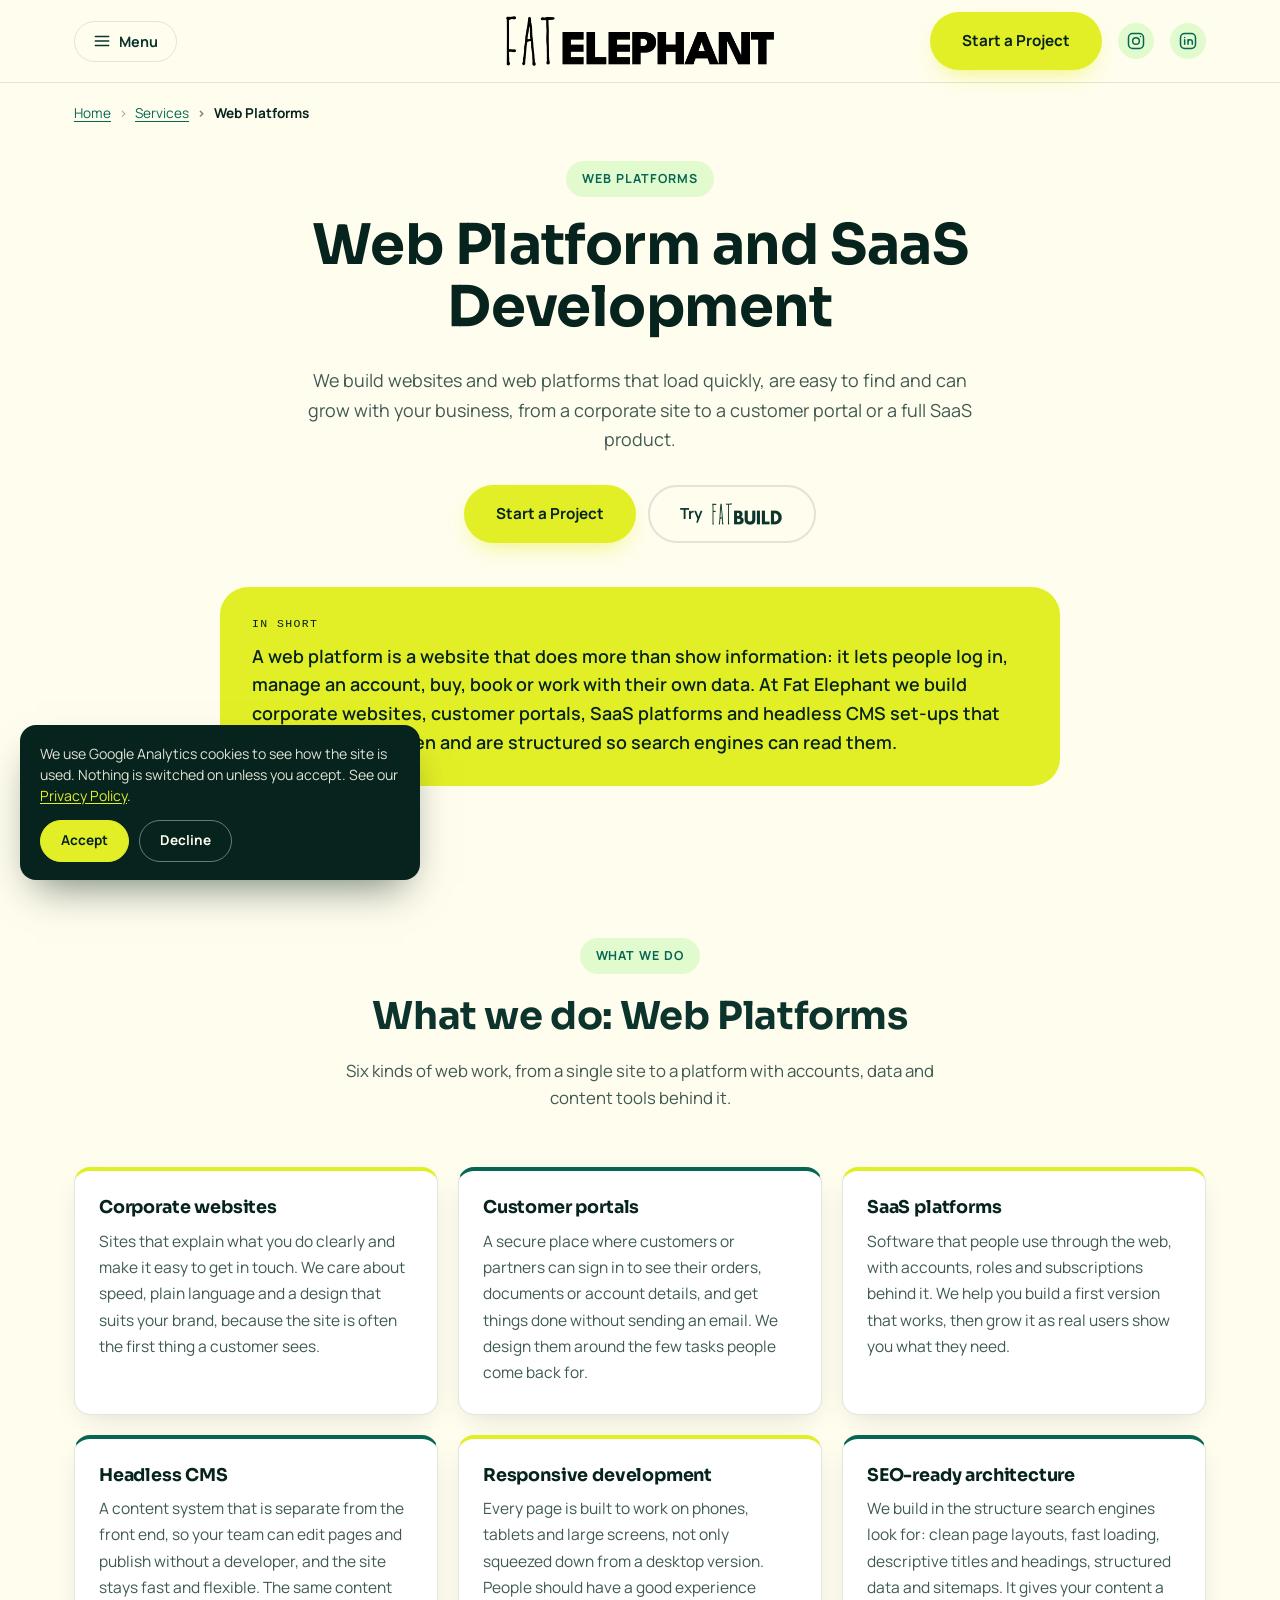
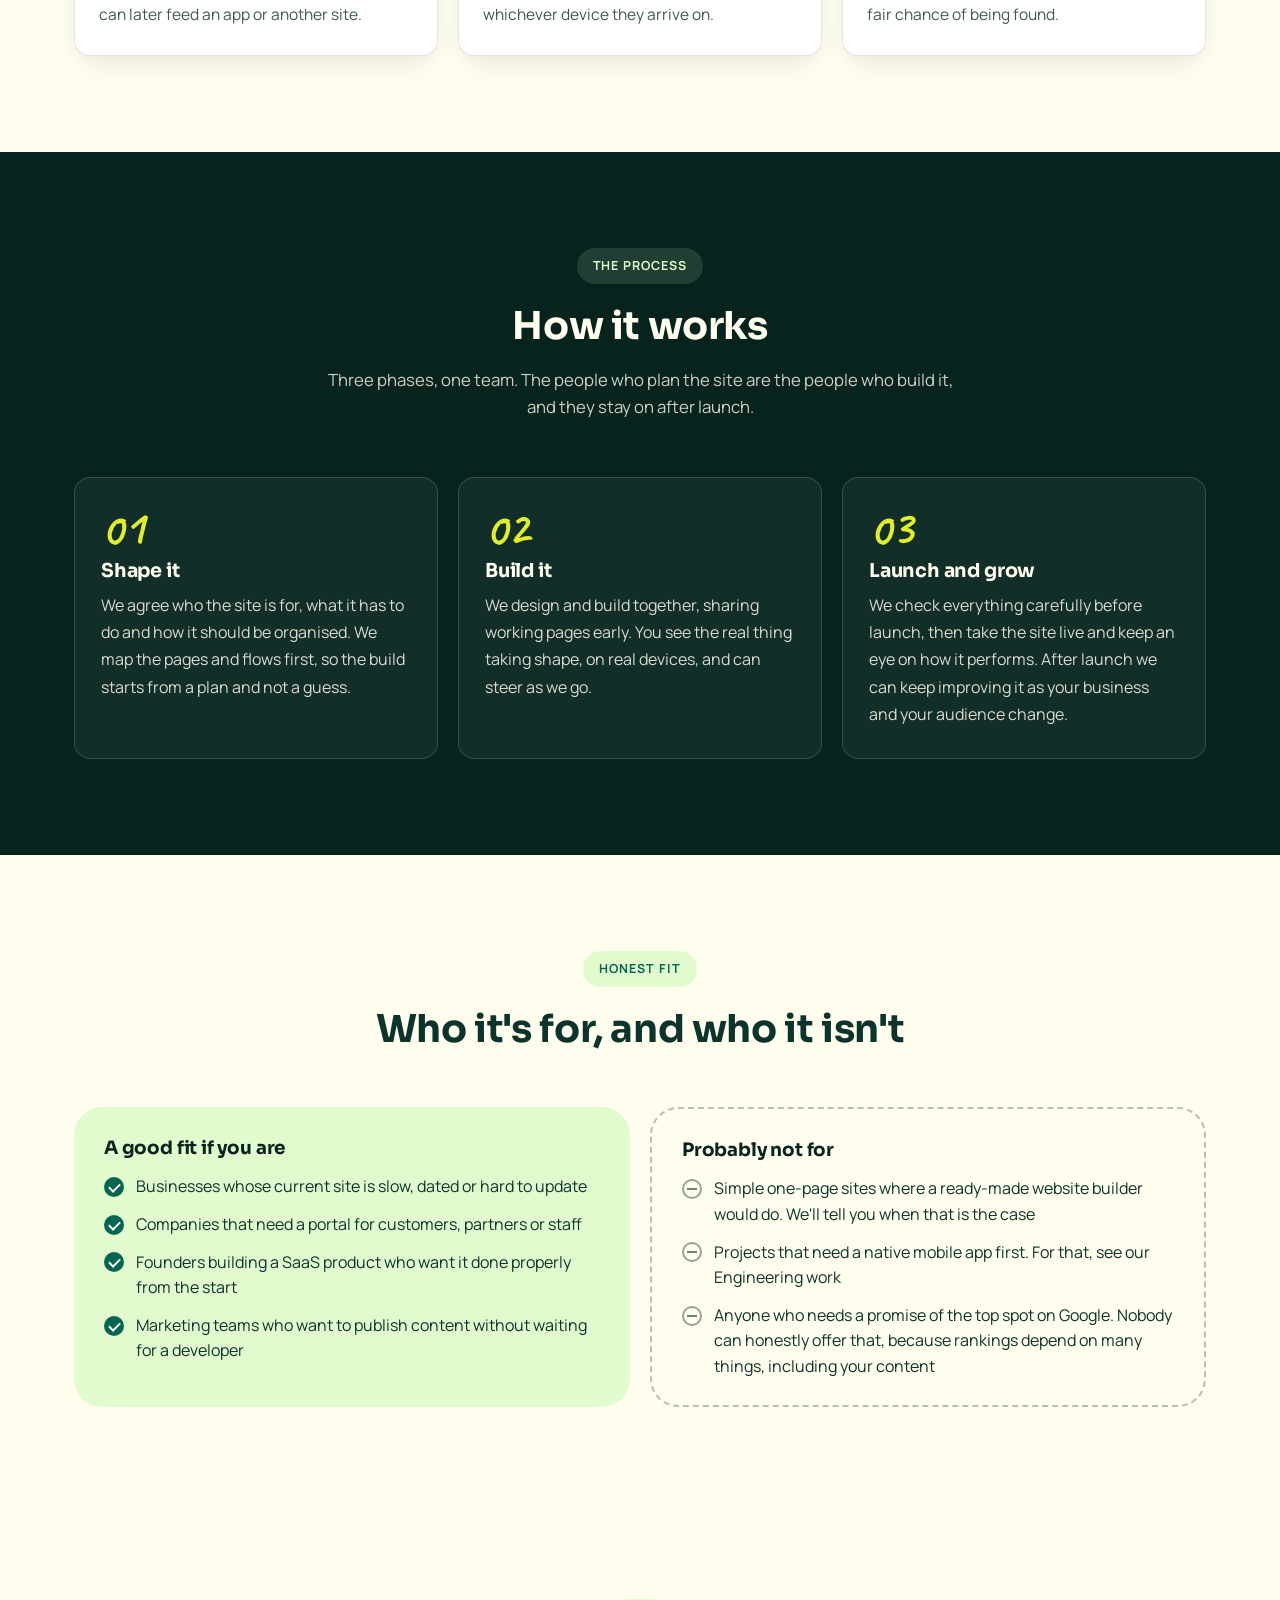
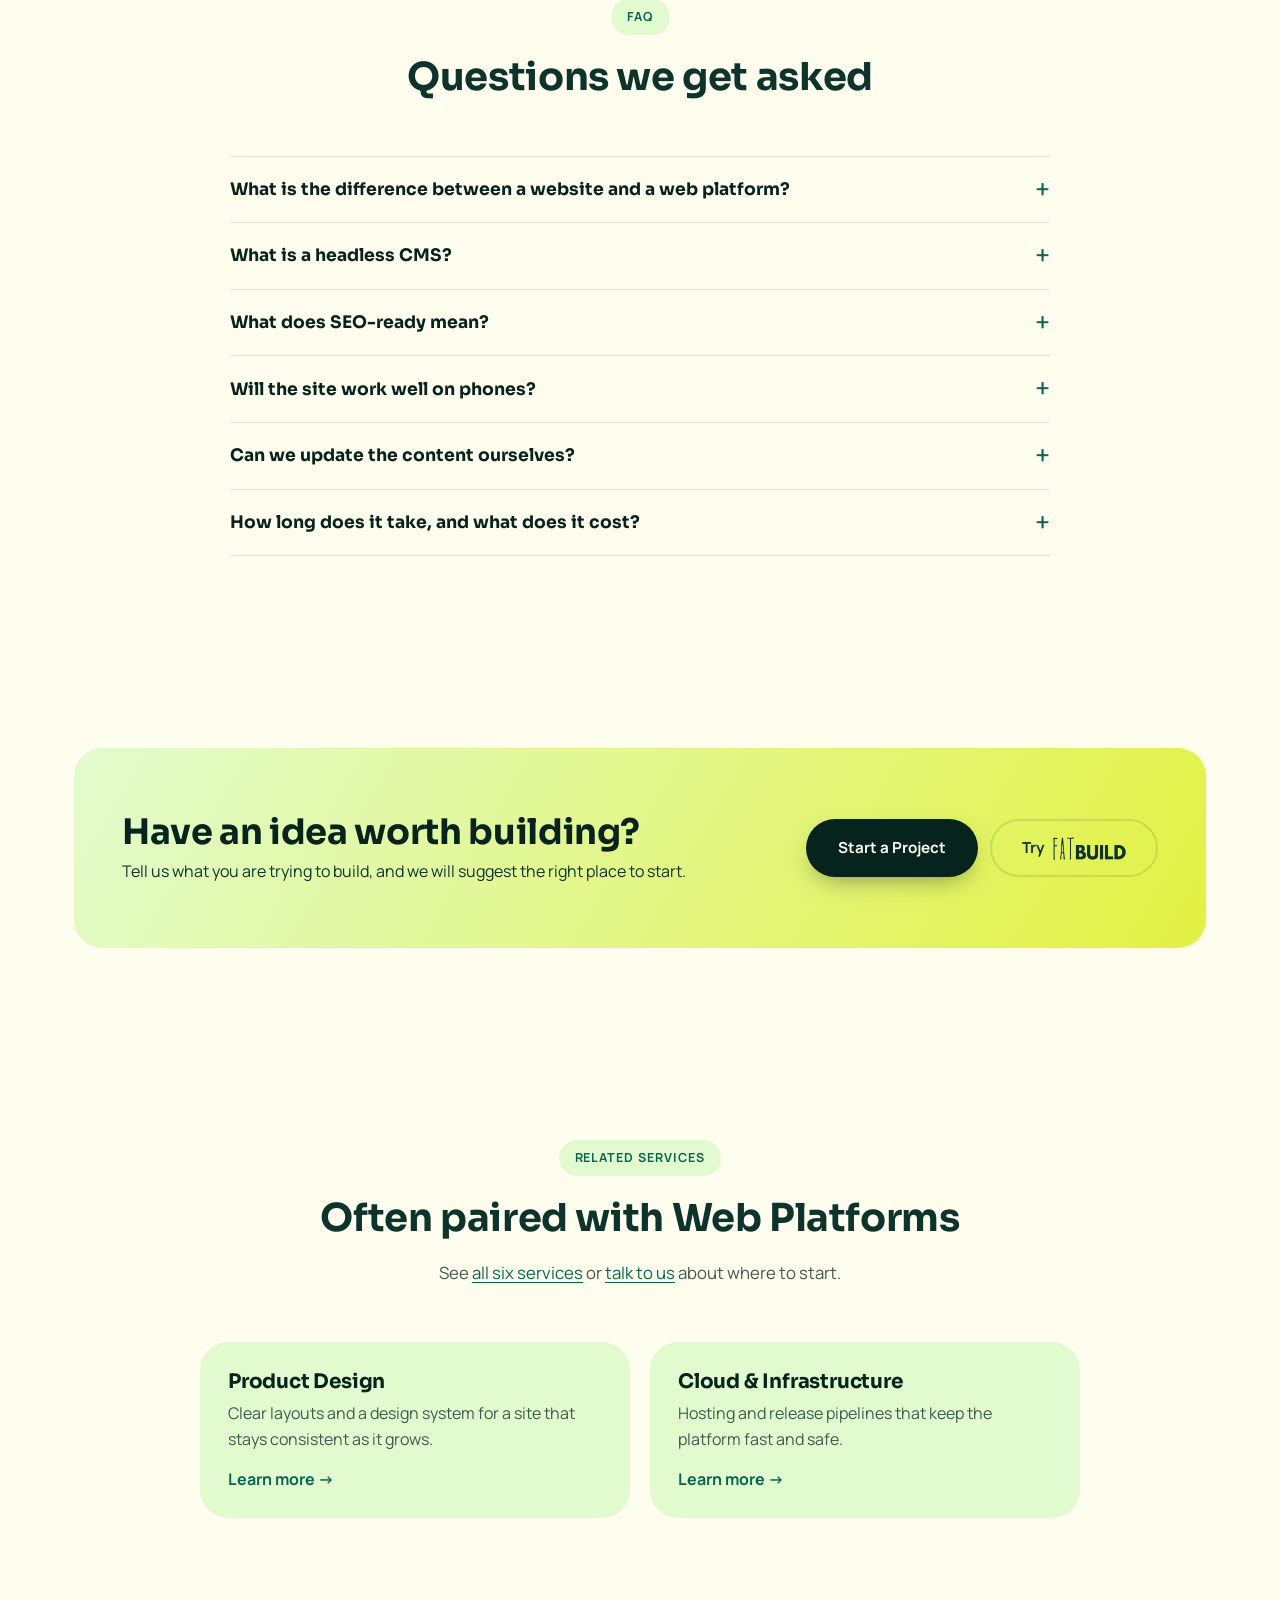
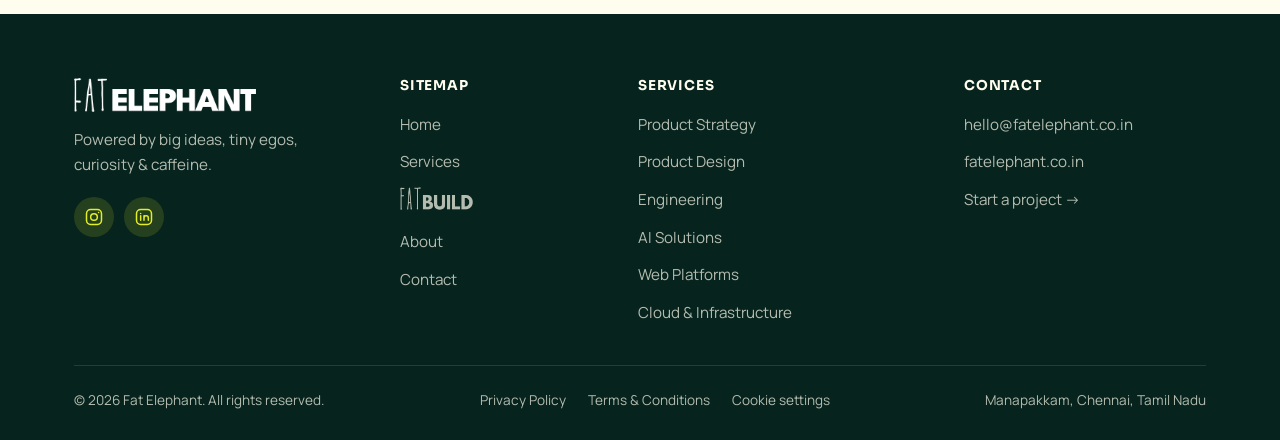
<file: services/web-platforms.html>
<!DOCTYPE html>
<html lang="en-IN">
<head>
<meta charset="UTF-8">
<meta name="viewport" content="width=device-width, initial-scale=1.0">
<title>Web Development &amp; SaaS Platform Company | Fat Elephant</title>
<meta name="description" content="Corporate websites, customer portals, SaaS platforms and headless CMS builds that load fast, work on every screen and are ready for search.">
<link rel="canonical" href="https://fatelephant.co.in/services/web-platforms">
<meta property="og:title" content="Web Development &amp; SaaS Platform Company | Fat Elephant">
<meta property="og:description" content="Corporate websites, customer portals, SaaS platforms and headless CMS builds that load fast, work on every screen and are ready for search.">
<meta property="og:url" content="https://fatelephant.co.in/services/web-platforms">
<meta property="og:type" content="website">
<meta property="og:site_name" content="Fat Elephant">
<meta property="og:locale" content="en_IN">
<meta property="og:image" content="https://fatelephant.co.in/og/services-web-platforms.png">
<meta property="og:image:width" content="1200">
<meta property="og:image:height" content="630">
<meta property="og:image:alt" content="Web Platform and SaaS Development, Fat Elephant">
<meta name="twitter:card" content="summary_large_image">
<meta name="theme-color" content="#fffdee">
<link rel="icon" href="/favicon.ico" sizes="32x32">
<link rel="apple-touch-icon" href="/apple-touch-icon.png">
<link rel="manifest" href="/site.webmanifest">
<script type="application/ld+json">
{
  "@context": "https://schema.org",
  "@graph": [
    {
      "@type": "Service",
      "@id": "https://fatelephant.co.in/services/web-platforms#service",
      "name": "Web Platform and SaaS Development",
      "serviceType": "Web Platforms",
      "description": "Corporate websites, customer portals, SaaS platforms and headless CMS builds that load fast, work on every screen and are ready for search.",
      "url": "https://fatelephant.co.in/services/web-platforms",
      "provider": {
        "@id": "https://fatelephant.co.in/#organization"
      },
      "areaServed": [
        {
          "@type": "Country",
          "name": "India"
        },
        {
          "@type": "Country",
          "name": "United Kingdom"
        }
      ]
    },
    {
      "@type": "BreadcrumbList",
      "itemListElement": [
        {
          "@type": "ListItem",
          "position": 1,
          "name": "Home",
          "item": "https://fatelephant.co.in/"
        },
        {
          "@type": "ListItem",
          "position": 2,
          "name": "Services",
          "item": "https://fatelephant.co.in/services"
        },
        {
          "@type": "ListItem",
          "position": 3,
          "name": "Web Platforms"
        }
      ]
    },
    {
      "@type": "FAQPage",
      "mainEntity": [
        {
          "@type": "Question",
          "name": "What is the difference between a website and a web platform?",
          "acceptedAnswer": {
            "@type": "Answer",
            "text": "A website mostly shows information. A web platform lets people do things: sign in, manage an account, place an order or work with their own data. Many businesses need a good website first and a platform later."
          }
        },
        {
          "@type": "Question",
          "name": "What is a headless CMS?",
          "acceptedAnswer": {
            "@type": "Answer",
            "text": "A headless CMS is a content system with no built-in front end. Your team edits content in one place, and the website, an app or anything else pulls it in. It tends to give faster sites and more freedom in how the content is used."
          }
        },
        {
          "@type": "Question",
          "name": "What does SEO-ready mean?",
          "acceptedAnswer": {
            "@type": "Answer",
            "text": "It means the site is built with the structure search engines need: clean markup, fast loading, clear titles and headings, structured data and sitemaps. We cannot promise rankings, since those also depend on your content and your competitors."
          }
        },
        {
          "@type": "Question",
          "name": "Will the site work well on phones?",
          "acceptedAnswer": {
            "@type": "Answer",
            "text": "Yes. We build for small screens as carefully as for large ones, and we test on real devices, because most visitors will arrive on a phone."
          }
        },
        {
          "@type": "Question",
          "name": "Can we update the content ourselves?",
          "acceptedAnswer": {
            "@type": "Answer",
            "text": "Yes. We set up the content tools so your team can edit and publish without a developer, and we show your team how to use them."
          }
        },
        {
          "@type": "Question",
          "name": "How long does it take, and what does it cost?",
          "acceptedAnswer": {
            "@type": "Answer",
            "text": "It depends on how many pages, what the platform has to do and how much needs to be connected. Tell us what you are trying to build and we will suggest the right starting point, with a clear scope agreed before any work begins."
          }
        }
      ]
    }
  ]
}
</script>
<link rel="preconnect" href="https://fonts.googleapis.com">
<link rel="preconnect" href="https://fonts.gstatic.com" crossorigin>
<link href="https://fonts.googleapis.com/css2?family=Sora:wght@600;700;800&family=Manrope:wght@400;500;600;700;800&family=Caveat:wght@600;700&display=swap" rel="stylesheet">
<link rel="stylesheet" href="/css/style.css">
</head>
<body class="page-service">

<header class="navbar">
  <div class="container">
    <div class="nav-menu">
      <button class="nav-menu-trigger" id="navMenuTrigger" aria-haspopup="true" aria-expanded="false" aria-controls="navDropdown">
        <svg class="nav-menu-icon" viewBox="0 0 24 24" fill="none" stroke="currentColor" stroke-width="1.8" stroke-linecap="round" stroke-linejoin="round"><line x1="3" y1="6" x2="21" y2="6"/><line x1="3" y1="12" x2="21" y2="12"/><line x1="3" y1="18" x2="21" y2="18"/></svg>
        <span>Menu</span>
      </button>
      <ul class="nav-dropdown" id="navDropdown">
        <li><a href="/">Home</a></li>
        <li><a href="/services" class="active">Services</a></li>
        <li><a href="/build"><span class="fat-build"><span class="sr-only">Fat Build</span></span></a></li>
        <li><a href="/about">About</a></li>
        <li><a href="/contact">Contact</a></li>
      </ul>
    </div>

    <a href="/" class="nav-logo"><img src="/assets/logo-wide.png" alt="Fat Elephant"></a>

    <div class="nav-right">
      <a href="/contact" class="btn btn-primary">Start a Project</a>
      <a href="https://www.instagram.com/think.fat/" target="_blank" rel="noopener noreferrer" class="social-link nav-social" aria-label="Fat Elephant on Instagram">
        <svg viewBox="0 0 24 24" fill="none" stroke="currentColor" stroke-width="1.8" stroke-linecap="round" stroke-linejoin="round"><rect x="3" y="3" width="18" height="18" rx="5"/><circle cx="12" cy="12" r="4"/><circle cx="17.5" cy="6.5" r="0.9" fill="currentColor" stroke="none"/></svg>
      </a>
      <a href="https://www.linkedin.com/company/think-fat/" target="_blank" rel="noopener noreferrer" class="social-link nav-social" aria-label="Fat Elephant on LinkedIn">
          <svg viewBox="0 0 24 24" fill="none" stroke="currentColor" stroke-width="1.8" stroke-linecap="round" stroke-linejoin="round"><rect x="3" y="3" width="18" height="18" rx="5"/><path d="M8 10.5V16M8 7.8v.01M12 16v-5.5M12 13.2a2.6 2.6 0 0 1 5.2 0V16"/></svg>
      </a>
    </div>
  </div>
</header>

<nav class="breadcrumb" aria-label="Breadcrumb">
  <div class="container">
    <ol>
      <li><a href="/">Home</a></li>
      <li><a href="/services">Services</a></li>
      <li aria-current="page">Web Platforms</li>
    </ol>
  </div>
</nav>

<div class="page-header svc-header">
  <div class="container">
    <span class="eyebrow">Web Platforms</span>
    <h1>Web Platform and SaaS Development</h1>
    <p class="svc-lede">We build websites and web platforms that load quickly, are easy to find and can grow with your business, from a corporate site to a customer portal or a full SaaS product.</p>
    <div class="svc-actions">
      <a href="/contact" class="btn btn-primary">Start a Project</a>
      <a href="/build" class="btn btn-outline">Try <span class="fat-build"><span class="sr-only">Fat Build</span></span></a>
    </div>
  </div>
</div>

<section class="svc-glance">
  <div class="container">
    <div class="glance-card">
      <span class="glance-label">In short</span>
      <p>A web platform is a website that does more than show information: it lets people log in, manage an account, buy, book or work with their own data. At Fat Elephant we build corporate websites, customer portals, SaaS platforms and headless CMS set-ups that work on every screen and are structured so search engines can read them.</p>
    </div>
  </div>
</section>

<section class="svc-offer">
  <div class="container">
    <div class="section-head">
      <span class="eyebrow">What We Do</span>
      <h2>What we do: Web Platforms</h2>
      <p>Six kinds of web work, from a single site to a platform with accounts, data and content tools behind it.</p>
    </div>
    <div class="offer-grid">
        <article class="offer">
          <h3>Corporate websites</h3>
          <p>Sites that explain what you do clearly and make it easy to get in touch. We care about speed, plain language and a design that suits your brand, because the site is often the first thing a customer sees.</p>
        </article>
        <article class="offer">
          <h3>Customer portals</h3>
          <p>A secure place where customers or partners can sign in to see their orders, documents or account details, and get things done without sending an email. We design them around the few tasks people come back for.</p>
        </article>
        <article class="offer">
          <h3>SaaS platforms</h3>
          <p>Software that people use through the web, with accounts, roles and subscriptions behind it. We help you build a first version that works, then grow it as real users show you what they need.</p>
        </article>
        <article class="offer">
          <h3>Headless CMS</h3>
          <p>A content system that is separate from the front end, so your team can edit pages and publish without a developer, and the site stays fast and flexible. The same content can later feed an app or another site.</p>
        </article>
        <article class="offer">
          <h3>Responsive development</h3>
          <p>Every page is built to work on phones, tablets and large screens, not only squeezed down from a desktop version. People should have a good experience whichever device they arrive on.</p>
        </article>
        <article class="offer">
          <h3>SEO-ready architecture</h3>
          <p>We build in the structure search engines look for: clean page layouts, fast loading, descriptive titles and headings, structured data and sitemaps. It gives your content a fair chance of being found.</p>
        </article>
    </div>
  </div>
</section>

<section class="svc-how">
  <div class="container">
    <div class="section-head">
      <span class="eyebrow">The Process</span>
      <h2>How it works</h2>
      <p>Three phases, one team. The people who plan the site are the people who build it, and they stay on after launch.</p>
    </div>
    <ol class="how-steps">
        <li class="how-step">
          <span class="how-num" aria-hidden="true">01</span>
          <h3>Shape it</h3>
          <p>We agree who the site is for, what it has to do and how it should be organised. We map the pages and flows first, so the build starts from a plan and not a guess.</p>
        </li>
        <li class="how-step">
          <span class="how-num" aria-hidden="true">02</span>
          <h3>Build it</h3>
          <p>We design and build together, sharing working pages early. You see the real thing taking shape, on real devices, and can steer as we go.</p>
        </li>
        <li class="how-step">
          <span class="how-num" aria-hidden="true">03</span>
          <h3>Launch and grow</h3>
          <p>We check everything carefully before launch, then take the site live and keep an eye on how it performs. After launch we can keep improving it as your business and your audience change.</p>
        </li>
    </ol>
  </div>
</section>

<section class="svc-fit">
  <div class="container">
    <div class="section-head">
      <span class="eyebrow">Honest Fit</span>
      <h2>Who it's for, and who it isn't</h2>
    </div>
    <div class="fit-grid">
      <div class="fit-card fit-card--yes">
        <h3>A good fit if you are</h3>
        <ul>
        <li>Businesses whose current site is slow, dated or hard to update</li>
        <li>Companies that need a portal for customers, partners or staff</li>
        <li>Founders building a SaaS product who want it done properly from the start</li>
        <li>Marketing teams who want to publish content without waiting for a developer</li>
        </ul>
      </div>
      <div class="fit-card fit-card--no">
        <h3>Probably not for</h3>
        <ul>
        <li>Simple one-page sites where a ready-made website builder would do. We'll tell you when that is the case</li>
        <li>Projects that need a native mobile app first. For that, see our Engineering work</li>
        <li>Anyone who needs a promise of the top spot on Google. Nobody can honestly offer that, because rankings depend on many things, including your content</li>
        </ul>
      </div>
    </div>
  </div>
</section>

<section class="svc-faq">
  <div class="container">
    <div class="section-head">
      <span class="eyebrow">FAQ</span>
      <h2>Questions we get asked</h2>
    </div>
    <div class="faq">
      <details class="faq-item">
        <summary>What is the difference between a website and a web platform?</summary>
        <div class="faq-a"><p>A website mostly shows information. A web platform lets people do things: sign in, manage an account, place an order or work with their own data. Many businesses need a good website first and a platform later.</p></div>
      </details>
      <details class="faq-item">
        <summary>What is a headless CMS?</summary>
        <div class="faq-a"><p>A headless CMS is a content system with no built-in front end. Your team edits content in one place, and the website, an app or anything else pulls it in. It tends to give faster sites and more freedom in how the content is used.</p></div>
      </details>
      <details class="faq-item">
        <summary>What does SEO-ready mean?</summary>
        <div class="faq-a"><p>It means the site is built with the structure search engines need: clean markup, fast loading, clear titles and headings, structured data and sitemaps. We cannot promise rankings, since those also depend on your content and your competitors.</p></div>
      </details>
      <details class="faq-item">
        <summary>Will the site work well on phones?</summary>
        <div class="faq-a"><p>Yes. We build for small screens as carefully as for large ones, and we test on real devices, because most visitors will arrive on a phone.</p></div>
      </details>
      <details class="faq-item">
        <summary>Can we update the content ourselves?</summary>
        <div class="faq-a"><p>Yes. We set up the content tools so your team can edit and publish without a developer, and we show your team how to use them.</p></div>
      </details>
      <details class="faq-item">
        <summary>How long does it take, and what does it cost?</summary>
        <div class="faq-a"><p>It depends on how many pages, what the platform has to do and how much needs to be connected. Tell us what you are trying to build and we will suggest the right starting point, with a clear scope agreed before any work begins.</p></div>
      </details>
    </div>
  </div>
</section>

<section id="cta">
  <div class="container">
    <div class="cta-banner">
      <div>
        <h2>Have an idea worth building?</h2>
        <p>Tell us what you are trying to build, and we will suggest the right place to start.</p>
      </div>
      <div class="cta-actions">
        <a href="/contact" class="btn btn-primary">Start a Project</a>
        <a href="/build" class="btn btn-outline">Try <span class="fat-build"><span class="sr-only">Fat Build</span></span></a>
      </div>
    </div>
  </div>
</section>

<section class="svc-related">
  <div class="container">
    <div class="section-head">
      <span class="eyebrow">Related Services</span>
      <h2>Often paired with Web Platforms</h2>
      <p>See <a href="/services">all six services</a> or <a href="/contact">talk to us</a> about where to start.</p>
    </div>
    <div class="related-grid">
      <a href="/services/product-design" class="related-card">
        <h3>Product Design</h3>
        <p>Clear layouts and a design system for a site that stays consistent as it grows.</p>
        <span class="related-more">Learn more &rarr;</span>
      </a>
      <a href="/services/cloud-infrastructure" class="related-card">
        <h3>Cloud &amp; Infrastructure</h3>
        <p>Hosting and release pipelines that keep the platform fast and safe.</p>
        <span class="related-more">Learn more &rarr;</span>
      </a>
    </div>
  </div>
</section>

<footer class="site-footer">
  <div class="container">
    <div class="footer-grid">
      <div class="footer-brand">
        <img src="/assets/logo-wide.png" alt="Fat Elephant">
        <p>Powered by big ideas, tiny egos, curiosity &amp; caffeine.</p>
        <div class="footer-social">
          <a href="https://www.instagram.com/think.fat/" target="_blank" rel="noopener noreferrer" class="social-link" aria-label="Fat Elephant on Instagram">
            <svg viewBox="0 0 24 24" fill="none" stroke="currentColor" stroke-width="1.8" stroke-linecap="round" stroke-linejoin="round"><rect x="3" y="3" width="18" height="18" rx="5"/><circle cx="12" cy="12" r="4"/><circle cx="17.5" cy="6.5" r="0.9" fill="currentColor" stroke="none"/></svg>
          </a>
          <a href="https://www.linkedin.com/company/think-fat/" target="_blank" rel="noopener noreferrer" class="social-link" aria-label="Fat Elephant on LinkedIn">
            <svg viewBox="0 0 24 24" fill="none" stroke="currentColor" stroke-width="1.8" stroke-linecap="round" stroke-linejoin="round"><rect x="3" y="3" width="18" height="18" rx="5"/><path d="M8 10.5V16M8 7.8v.01M12 16v-5.5M12 13.2a2.6 2.6 0 0 1 5.2 0V16"/></svg>
          </a>
        </div>
      </div>
      <div class="footer-col">
        <p class="footer-heading">Sitemap</p>
        <ul>
          <li><a href="/">Home</a></li>
          <li><a href="/services">Services</a></li>
          <li><a href="/build"><span class="fat-build"><span class="sr-only">Fat Build</span></span></a></li>
          <li><a href="/about">About</a></li>
          <li><a href="/contact">Contact</a></li>
        </ul>
      </div>
      <div class="footer-col footer-col--services">
        <p class="footer-heading">Services</p>
        <ul>
          <li><a href="/services/product-strategy">Product Strategy</a></li>
          <li><a href="/services/product-design">Product Design</a></li>
          <li><a href="/services/engineering">Engineering</a></li>
          <li><a href="/services/ai-solutions">AI Solutions</a></li>
          <li><a href="/services/web-platforms">Web Platforms</a></li>
          <li><a href="/services/cloud-infrastructure">Cloud &amp; Infrastructure</a></li>
        </ul>
      </div>
      <div class="footer-col">
        <p class="footer-heading">Contact</p>
        <ul>
          <li><a href="mailto:hello@fatelephant.co.in">hello@fatelephant.co.in</a></li>
          <li><a href="https://fatelephant.co.in" target="_blank" rel="noopener">fatelephant.co.in</a></li>
          <li><a href="/contact">Start a project →</a></li>
        </ul>
      </div>
    </div>
    <div class="footer-bottom">
      <span>© <span id="year"></span> Fat Elephant. All rights reserved.</span>
      <span class="footer-legal"><a href="/privacy">Privacy Policy</a><a href="/terms">Terms &amp; Conditions</a></span>
      <span>Manapakkam, Chennai, Tamil Nadu</span>
    </div>
  </div>
</footer>

<script src="/js/analytics.js"></script>
<script src="/js/main.js"></script>
</body>
</html>
</file>
<file: css/style.css>
/* ========================================================
   Fat Elephant — Design System
   ======================================================== */

/* ---------- Spatial page transitions (progressive enhancement) ---------- */

@view-transition {
  navigation: auto;
}

::view-transition-old(root) {
  animation: 220ms ease-out both fe-page-out;
}

::view-transition-new(root) {
  animation: 260ms ease-in both fe-page-in;
}

@keyframes fe-page-out {
  to {
    opacity: 0;
    transform: translateY(-14px) scale(0.99);
  }
}

@keyframes fe-page-in {
  from {
    opacity: 0;
    transform: translateY(14px) scale(0.99);
  }
}

@media (prefers-reduced-motion: reduce) {
  ::view-transition-group(*),
  ::view-transition-old(*),
  ::view-transition-new(*) {
    animation: none !important;
  }
}

/* Coco Gothic by Zetafonts — CC BY-NC trial files, not licensed for commercial/production use.
   A commercial license must be purchased at zetafonts.com/collection/358 before this ships live. */
@font-face {
  font-family: "Coco Gothic";
  src: url("../assets/fonts/CocoGothic-Regular.ttf") format("truetype");
  font-weight: 400;
  font-style: normal;
  font-display: swap;
}

@font-face {
  font-family: "Coco Gothic";
  src: url("../assets/fonts/CocoGothic-Bold.ttf") format("truetype");
  font-weight: 700;
  font-style: normal;
  font-display: swap;
}

:root {
  --cream: #fffdee;
  --mint: #e2fbce;
  --lime: #e3ef26;
  --teal: #076653;
  --teal-dark: #0c342c;
  --teal-darkest: #06231d;

  --ink: #0c342c;
  --ink-soft: #3f5952;
  --border-soft: rgba(12, 52, 44, 0.12);

  --bg: var(--cream);
  --surface: #ffffff;

  --radius-sm: 10px;
  --radius-md: 16px;
  --radius-lg: 28px;

  --shadow-soft: 0 20px 40px -20px rgba(6, 35, 29, 0.25);
  --shadow-card: 0 10px 30px -12px rgba(6, 35, 29, 0.18);

  --container: 1180px;

  --font-display: "Sora", "Segoe UI", system-ui, -apple-system, sans-serif;
  --font-body: "Manrope", "Segoe UI", system-ui, -apple-system, sans-serif;
  --font-hand: "Caveat", "Segoe Script", cursive;
  --font-coco: "Coco Gothic", var(--font-display);
  --font-mono: ui-monospace, "SFMono-Regular", Menlo, Consolas, "Liberation Mono", monospace;
}

* {
  box-sizing: border-box;
}

html {
  scroll-behavior: smooth;
}

body {
  margin: 0;
  font-family: var(--font-body);
  color: var(--ink);
  background: var(--bg);
  line-height: 1.6;
  -webkit-font-smoothing: antialiased;
}

img {
  max-width: 100%;
  display: block;
}

a {
  color: inherit;
  text-decoration: none;
}

h1, h2, h3, h4 {
  font-family: var(--font-display);
  line-height: 1.15;
  margin: 0 0 0.5em;
  letter-spacing: -0.01em;
}

p {
  margin: 0 0 1em;
}

.container {
  width: 100%;
  max-width: var(--container);
  margin: 0 auto;
  padding: 0 24px;
}

section {
  padding: 96px 0;
}

@media (max-width: 720px) {
  section {
    padding: 64px 0;
  }
}

.eyebrow {
  display: inline-flex;
  align-items: center;
  gap: 8px;
  font-family: var(--font-body);
  font-weight: 700;
  font-size: 0.78rem;
  letter-spacing: 0.08em;
  text-transform: uppercase;
  color: var(--teal);
  background: var(--mint);
  padding: 8px 16px;
  border-radius: 999px;
  margin-bottom: 20px;
}

.eyebrow--on-dark {
  color: var(--lime);
  background: rgba(227, 239, 38, 0.12);
}

/* ---------- Buttons ---------- */

.btn {
  display: inline-flex;
  align-items: center;
  justify-content: center;
  gap: 8px;
  padding: 15px 30px;
  border-radius: 999px;
  font-family: var(--font-body);
  font-weight: 700;
  font-size: 0.95rem;
  border: 2px solid transparent;
  cursor: pointer;
  transition: transform 0.2s ease, box-shadow 0.2s ease, background 0.2s ease, color 0.2s ease, border-color 0.2s ease;
  white-space: nowrap;
}

.btn:hover {
  transform: translateY(-2px);
}

.btn-primary {
  background: var(--lime);
  color: var(--teal-darkest);
  box-shadow: 0 10px 24px -10px rgba(227, 239, 38, 0.7);
}

.btn-primary:hover {
  box-shadow: 0 16px 30px -10px rgba(227, 239, 38, 0.85);
}

.btn-outline {
  background: transparent;
  color: var(--teal-dark);
  border-color: var(--border-soft);
}

.btn-outline:hover {
  border-color: var(--teal);
  background: var(--mint);
}

.btn-outline.on-dark {
  color: var(--cream);
  border-color: rgba(255, 253, 238, 0.35);
}

.btn-outline.on-dark:hover {
  background: rgba(255, 253, 238, 0.1);
  border-color: var(--lime);
}

.btn-block {
  width: 100%;
}

/* ---------- Navbar ---------- */

.navbar {
  position: sticky;
  top: 0;
  z-index: 100;
  background: rgba(255, 253, 238, 0.85);
  backdrop-filter: blur(10px);
  border-bottom: 1px solid var(--border-soft);
}

.navbar .container {
  display: grid;
  grid-template-columns: 1fr auto 1fr;
  align-items: center;
  gap: 16px;
  padding-top: 12px;
  padding-bottom: 12px;
}

.nav-logo {
  display: flex;
  align-items: center;
  justify-self: center;
}

.nav-logo img {
  height: 50px;
  width: auto;
}

@media (max-width: 480px) {
  .nav-logo img {
    height: 40px;
  }
}

.nav-menu {
  position: relative;
  justify-self: start;
}

.nav-menu-trigger {
  display: flex;
  align-items: center;
  gap: 8px;
  background: none;
  border: 1.5px solid var(--border-soft);
  border-radius: 999px;
  padding: 10px 18px;
  font-family: var(--font-body);
  font-weight: 700;
  font-size: 0.9rem;
  color: var(--teal-dark);
  cursor: pointer;
  transition: border-color 0.2s ease, background 0.2s ease, color 0.2s ease;
}

.nav-menu-trigger:hover,
.nav-menu-trigger[aria-expanded="true"] {
  border-color: var(--teal);
  background: var(--mint);
  color: var(--teal);
}

.nav-menu-icon {
  width: 18px;
  height: 18px;
  flex-shrink: 0;
}

.nav-dropdown {
  position: absolute;
  top: calc(100% + 12px);
  left: 0;
  min-width: 200px;
  margin: 0;
  padding: 10px;
  list-style: none;
  background: var(--surface);
  border: 1px solid var(--border-soft);
  border-radius: var(--radius-md);
  box-shadow: var(--shadow-card);
  display: grid;
  gap: 2px;
  opacity: 0;
  transform: translateY(-8px);
  pointer-events: none;
  transition: opacity 0.2s ease, transform 0.2s ease;
}

.nav-dropdown.open {
  opacity: 1;
  transform: translateY(0);
  pointer-events: auto;
}

.nav-dropdown a {
  display: block;
  padding: 11px 14px;
  border-radius: var(--radius-sm);
  font-weight: 600;
  font-size: 0.95rem;
  color: var(--ink-soft);
  transition: background 0.15s ease, color 0.15s ease;
}

.nav-dropdown a:hover {
  background: var(--mint);
  color: var(--teal);
}

.nav-dropdown a.active {
  background: var(--mint);
  color: var(--teal);
}

.nav-right {
  display: flex;
  align-items: center;
  gap: 16px;
  justify-self: end;
}

.social-link.nav-social {
  width: 36px;
  height: 36px;
  margin-top: 0;
  background: var(--mint);
  color: var(--teal);
}

.social-link.nav-social:hover {
  background: var(--teal);
  color: var(--cream);
}

@media (max-width: 480px) {
  .nav-menu-trigger span {
    display: none;
  }

  .nav-menu-trigger {
    padding: 10px;
  }
}

@media (max-width: 860px) {
  .nav-right .btn,
  .nav-right .nav-social {
    display: none;
  }
}

/* ---------- Hero ---------- */

.hero {
  position: relative;
  overflow: hidden;
  padding-top: 84px;
  padding-bottom: 96px;
}

.hero::before,
.hero::after {
  content: "";
  position: absolute;
  border-radius: 50%;
  filter: blur(70px);
  z-index: 0;
}

.hero::before {
  width: 420px;
  height: 420px;
  background: var(--lime);
  opacity: 0.35;
  top: -140px;
  right: -100px;
  transform: translateY(var(--blob-shift-1, 0px));
  will-change: transform;
}

.hero::after {
  width: 380px;
  height: 380px;
  background: var(--teal);
  opacity: 0.18;
  bottom: -160px;
  left: -120px;
  transform: translateY(var(--blob-shift-2, 0px));
  will-change: transform;
}

.hero .container {
  position: relative;
  z-index: 1;
  max-width: 780px;
  margin: 0 auto;
  text-align: center;
}

.hero .doodle-title {
  margin: 0 0 0.3em;
  font-family: var(--font-display);
  font-size: clamp(3.3rem, 9.2vw, 7.6rem);
  line-height: 1;
  letter-spacing: -0.02em;
  color: var(--teal-darkest);
  user-select: none;
}

.fe-defs {
  position: absolute;
  width: 0;
  height: 0;
  overflow: hidden;
}

/* Interactive doodle type: lime letters with pen-style overlays that swap on hover / tap */

.dt-line {
  display: block;
  white-space: nowrap;
}

.dt-letter {
  position: relative;
  display: inline-block;
  color: var(--lime);
  -webkit-text-stroke: 0.05em var(--teal-darkest);
  paint-order: stroke fill;
  cursor: pointer;
  transition: transform 0.3s cubic-bezier(0.3, 1.6, 0.5, 1);
}

.dt-letter:hover {
  transform: translateY(-0.04em) rotate(-3deg) scale(1.04);
}

.dt-letter::before,
.dt-letter::after {
  content: attr(data-char);
  position: absolute;
  inset: 0;
  pointer-events: none;
  color: transparent;
  -webkit-text-stroke: 0.022em var(--teal-darkest);
  opacity: 0;
  filter: url(#fe-rough);
}

.dt-letter[data-v="1"]::before {
  opacity: 1;
  transform: translate(0.05em, -0.04em);
}

.dt-letter[data-v="2"]::before {
  opacity: 1;
  transform: translate(0.05em, -0.04em) rotate(1deg);
}

.dt-letter[data-v="2"]::after {
  opacity: 1;
  transform: translate(0.1em, -0.08em) rotate(2deg);
}

.dt-letter[data-v="3"]::before {
  opacity: 1;
  -webkit-text-stroke: 0;
  background: repeating-linear-gradient(135deg, var(--teal-darkest) 0 2px, transparent 2px 9px);
  -webkit-background-clip: text;
  background-clip: text;
}

.dt-dot {
  display: inline-block;
  width: 0.3em;
  height: 0.3em;
  margin-left: 0.07em;
  vertical-align: baseline;
  cursor: pointer;
  transition: transform 0.3s cubic-bezier(0.3, 1.6, 0.5, 1);
}

.dt-dot:hover {
  transform: rotate(20deg) scale(1.2);
}

.dt-dot svg {
  display: block;
  width: 100%;
  height: 100%;
  overflow: visible;
  fill: var(--lime);
  stroke: var(--teal-darkest);
  stroke-width: 2.6;
  stroke-linecap: round;
  stroke-linejoin: round;
  filter: url(#fe-rough);
}

.dt-dot svg > * {
  display: none;
}

.dt-dot[data-v="0"] .d0,
.dt-dot[data-v="1"] .d1,
.dt-dot[data-v="2"] .d2,
.dt-dot[data-v="3"] .d3 {
  display: inline;
}

.dt-dot .d1 path,
.dt-dot .d2,
.dt-dot .d3 {
  fill: none;
}

.dt-letter.is-drawing::before,
.dt-letter.is-drawing::after,
.dt-dot.is-drawing svg {
  animation: dt-redraw 0.55s ease-out both;
}

@keyframes dt-redraw {
  from { clip-path: inset(-30% 100% -30% -30%); }
  to { clip-path: inset(-30% -30% -30% -30%); }
}

@media (prefers-reduced-motion: reduce) {
  .dt-letter,
  .dt-dot {
    transition: none;
  }

  .dt-letter.is-drawing::before,
  .dt-letter.is-drawing::after,
  .dt-dot.is-drawing svg {
    animation: none;
  }
}

.hero .doodle-title .coco-regular {
  font-family: var(--font-coco);
  font-weight: 400;
}

.hero .doodle-title .coco-bold {
  font-family: var(--font-coco);
  font-weight: 700;
}

.hero-lede {
  font-size: 1.15rem;
  color: var(--ink-soft);
  max-width: 52ch;
  margin-left: auto;
  margin-right: auto;
}

.hero-actions {
  display: flex;
  flex-direction: column;
  align-items: center;
  gap: 14px;
  margin-top: 30px;
}

/* The hero's main call to action: Fat Build, with a smaller pill for the services under it */
.hero-build {
  display: inline-flex;
  align-items: center;
  gap: 14px;
  max-width: 100%;
  padding: 8px 22px 8px 8px;
  border: 2px solid var(--teal-darkest);
  border-radius: 999px;
  background: var(--lime);
  box-shadow: 4px 4px 0 var(--teal-darkest);
  font-size: 1.08rem;
  line-height: 1.35;
  color: var(--teal-darkest);
  transition: transform 0.2s ease, box-shadow 0.2s ease;
}

.hero-build:hover {
  transform: translate(-2px, -2px);
  box-shadow: 6px 6px 0 var(--teal-darkest);
}

.hero-build:focus-visible,
.hero-explore:focus-visible {
  outline: 3px solid var(--teal);
  outline-offset: 3px;
}

.hero-build-tag {
  flex-shrink: 0;
  padding: 7px 15px;
  border-radius: 999px;
  background: var(--teal-darkest);
  font-family: var(--font-mono);
  font-size: 0.72rem;
  font-weight: 700;
  letter-spacing: 0.1em;
  text-transform: uppercase;
  color: var(--lime);
}

.hero-build-text {
  text-align: left;
}

.hero-build-arrow {
  flex-shrink: 0;
  font-size: 1.2rem;
  font-weight: 700;
  transition: transform 0.2s ease;
}

.hero-build:hover .hero-build-arrow {
  transform: translateX(4px);
}

.hero-explore {
  display: inline-flex;
  align-items: center;
  gap: 8px;
  padding: 8px 18px;
  border: 1.5px solid var(--border-soft);
  border-radius: 999px;
  background: var(--surface);
  font-size: 0.86rem;
  font-weight: 700;
  color: var(--teal-darkest);
  transition: border-color 0.2s ease, background 0.2s ease, transform 0.2s ease;
}

.hero-explore:hover {
  border-color: var(--teal-darkest);
  background: var(--mint);
  transform: translateY(-1px);
}

@media (max-width: 560px) {
  .hero-build {
    align-items: flex-start;
    gap: 10px;
    border-radius: 26px;
    padding: 8px 16px 10px 8px;
    font-size: 0.98rem;
  }

  .hero-build-arrow {
    display: none;
  }
}

/* ---------- Trusted-by (floating logos) ---------- */

.trusted-by {
  position: relative;
  border-top: 1px solid var(--border-soft);
  border-bottom: 1px solid var(--border-soft);
  padding: 44px 0;
  overflow: hidden;
}

.trusted-by .container {
  display: flex;
  flex-direction: column;
  align-items: center;
  gap: 24px;
  text-align: center;
}

/* "Our Clients" sits in a pill, like the other section labels */
.trusted-by-label {
  padding: 8px 18px;
  border-radius: 999px;
  font-family: var(--font-body);
  font-weight: 700;
  font-size: 0.78rem;
  letter-spacing: 0.08em;
  text-transform: uppercase;
  color: var(--teal);
  background: var(--mint);
  white-space: nowrap;
}

.trusted-by-logos {
  display: flex;
  flex-wrap: wrap;
  align-items: center;
  justify-content: center;
  gap: 56px;
  min-width: 0;
}

.trusted-by-logos a,
.trusted-by-logos .client {
  display: inline-flex;
  align-items: center;
}

.trusted-by-logos img {
  height: 34px;
  width: auto;
  max-width: 160px;
  object-fit: contain;
  filter: brightness(1);
  transition: transform 0.3s ease, filter 0.3s ease;
  animation: float-logo 5s ease-in-out infinite;
}

.trusted-by-logos img.is-wisdomx {
  height: 44px;
}

/* Tall, portrait logo: needs more height to stay readable */
.trusted-by-logos img.is-gandhi {
  height: 86px;
}

@media (max-width: 640px) {
  .trusted-by .trusted-by-logos {
    gap: 20px 22px;
  }

  .trusted-by-logos img.is-gandhi {
    height: 76px;
  }
}

.trusted-by-logos img:hover {
  animation: none;
  transform: translateY(-5px) scale(1.08);
  filter: brightness(1.08);
}

.trusted-by-logos img:nth-child(2) {
  animation-delay: -2.5s;
}

@keyframes float-logo {
  0%, 100% {
    transform: translateY(0);
  }
  50% {
    transform: translateY(-6px);
  }
}

@media (prefers-reduced-motion: reduce) {
  .trusted-by-logos img {
    animation: none;
  }
}

/* ---------- Section headers ---------- */

.section-head {
  max-width: 640px;
  margin: 0 auto 56px;
  text-align: center;
}

.section-head h2 {
  font-size: clamp(1.8rem, 3vw, 2.4rem);
}

.section-head p {
  color: var(--ink-soft);
  font-size: 1.05rem;
}

.section-head.left {
  margin: 0 0 56px;
  text-align: left;
}

/* ---------- Services: pixel stage (home) ---------- */

.services {
  --nav-h: 76px;
  --footer-h: 56px;
  --step: 55vh;
  --stage-h: calc(100vh - var(--nav-h));
  --art: clamp(260px, 56vh, 440px);
  --grid-line: rgba(12, 52, 44, 0.08);
}

.px {
  display: block;
  width: 100%;
  height: 100%;
}

.px-k { fill: var(--teal-darkest); }
.px-t { fill: var(--teal); }
.px-l { fill: var(--lime); }
.px-m { fill: var(--mint); }
.px-w { fill: var(--surface); }

/* Default / small screens / reduced motion: a calm stacked list */

.service-list {
  list-style: none;
  margin: 0;
  padding: 0;
}

.service-item {
  display: grid;
  grid-template-columns: var(--box, 96px) 1fr;
  column-gap: 24px;
  align-items: start;
  padding: 28px 0;
  border-top: 1px solid var(--border-soft);
}

.service-item:last-child {
  border-bottom: 1px solid var(--border-soft);
}

@media (min-width: 600px) {
  .service-item {
    --box: 120px;
  }
}

.service-art {
  grid-column: 1;
  grid-row: 1 / span 2;
  width: var(--box, 96px);
  height: var(--box, 96px);
  padding: calc(var(--box, 96px) / 6);
  background-image:
    linear-gradient(var(--grid-line) 1px, transparent 1px),
    linear-gradient(90deg, var(--grid-line) 1px, transparent 1px);
  background-size: calc(var(--box, 96px) / 24) calc(var(--box, 96px) / 24);
  box-shadow: 0 0 0 1px var(--border-soft);
}

.service-head {
  grid-column: 2;
  grid-row: 1;
}

.service-index {
  display: block;
  margin-bottom: 6px;
  font-family: var(--font-mono);
  font-size: 0.75rem;
  letter-spacing: 0.1em;
  color: var(--teal);
}

.service-title {
  margin: 0 0 8px;
  font-size: 1.3rem;
}

.service-copy {
  grid-column: 2;
  grid-row: 2;
}

.service-copy p {
  margin: 0 0 10px;
  color: var(--ink-soft);
}

.service-link {
  font-weight: 700;
  font-size: 0.85rem;
  color: var(--teal);
}

.service-link:hover {
  text-decoration: underline;
  text-underline-offset: 3px;
}

.stage-line,
.stage-frame,
.stage-footer {
  display: none;
}

/* Desktop with motion: scroll-driven stage (class added by main.js) */

.services.has-stage .stage-track {
  height: calc(var(--stage-h) + var(--steps, 6) * var(--step));
}

.services.has-stage .stage {
  position: sticky;
  top: var(--nav-h);
  height: var(--stage-h);
  min-height: 520px;
  overflow: hidden;
}

.services.has-stage .stage-inner {
  position: relative;
  height: calc(100% - var(--footer-h));
}

.services.has-stage .service-list {
  position: absolute;
  inset: 0 24px;
}

.services.has-stage .stage-frame {
  display: block;
  position: absolute;
  left: 50%;
  top: 50%;
  width: var(--art);
  height: var(--art);
  transform: translate(-50%, -50%);
  background-image:
    linear-gradient(var(--grid-line) 1px, transparent 1px),
    linear-gradient(90deg, var(--grid-line) 1px, transparent 1px);
  background-size: calc(var(--art) / 24) calc(var(--art) / 24);
  box-shadow: inset 0 0 0 1px var(--grid-line);
}

.services.has-stage .service-item {
  position: absolute;
  inset: 0;
  display: block;
  padding: 0;
  border: 0;
  pointer-events: none;
}

.services.has-stage .service-head {
  position: absolute;
  left: 0;
  top: 50%;
  width: min(34%, 440px);
  opacity: 0;
  transform: translateY(calc(-50% + var(--d, 0) * 11rem));
  transition: transform 0.85s cubic-bezier(0.22, 0.8, 0.2, 1), opacity 0.6s ease;
}

.services.has-stage .service-item.is-active .service-head {
  opacity: 1;
}

.services.has-stage .service-item.is-prev .service-head {
  opacity: 0.18;
}

.services.has-stage .service-index {
  margin-bottom: 14px;
}

.services.has-stage .service-title {
  margin: 0;
  font-size: clamp(1.9rem, 3vw, 2.8rem);
  font-weight: 600;
  line-height: 1.05;
  letter-spacing: -0.02em;
  color: var(--teal-darkest);
}

.services.has-stage .service-art {
  position: absolute;
  left: 50%;
  top: 50%;
  width: calc(var(--art) * 2 / 3);
  height: calc(var(--art) * 2 / 3);
  padding: 0;
  background: none;
  box-shadow: none;
  transform: translate(-50%, -50%);
  visibility: hidden;
}

.services.has-stage .service-item.is-active .service-art,
.services.has-stage .service-art.is-entering,
.services.has-stage .service-art.is-leaving {
  visibility: visible;
}

.services.has-stage .service-copy {
  position: absolute;
  right: 0;
  bottom: 12%;
  width: min(280px, 26%);
  opacity: 0;
  visibility: hidden;
  transform: translateY(12px);
  transition: opacity 0.3s ease, transform 0.3s ease, visibility 0s linear 0.3s;
}

.services.has-stage .service-item.is-active .service-copy {
  opacity: 1;
  visibility: visible;
  transform: none;
  pointer-events: auto;
  transition: opacity 0.55s ease 0.45s, transform 0.55s ease 0.45s, visibility 0s;
}

.services.has-stage .service-copy p {
  margin: 0 0 14px;
  font-size: 1.05rem;
  line-height: 1.5;
  color: var(--ink);
}

.services.has-stage .stage-footer {
  display: block;
  position: absolute;
  left: 0;
  right: 0;
  bottom: 0;
  border-top: 1px solid var(--border-soft);
}

.stage-footer-inner {
  display: grid;
  grid-template-columns: 1fr auto 1fr;
  align-items: center;
  height: var(--footer-h);
  font-family: var(--font-mono);
  font-size: 0.72rem;
  letter-spacing: 0.1em;
  text-transform: uppercase;
  color: var(--ink-soft);
}

.stage-count {
  justify-self: end;
}

.stage-steps {
  display: flex;
  gap: 6px;
}

.stage-step {
  position: relative;
  padding: 6px 8px;
  font: inherit;
  letter-spacing: inherit;
  color: inherit;
  background: none;
  border: 0;
  cursor: pointer;
  opacity: 0.5;
  transition: opacity 0.2s ease, color 0.2s ease;
}

.stage-step:hover {
  opacity: 0.9;
}

.stage-step.is-active {
  opacity: 1;
  color: var(--teal-darkest);
}

.stage-step.is-active::after {
  content: "";
  position: absolute;
  left: 8px;
  right: 8px;
  bottom: 2px;
  height: 1px;
  background: currentColor;
}

.stage-step:focus-visible {
  outline: 2px solid var(--teal);
  outline-offset: 2px;
}

/* The sweep line + glitch band that crosses the stage on each change */

.services.has-stage .stage-line {
  display: block;
  position: absolute;
  left: 0;
  right: 0;
  top: 100%;
  height: 1px;
  background: var(--teal-darkest);
  opacity: 0;
  pointer-events: none;
  z-index: 2;
}

.services.has-stage .stage-line::after {
  content: "";
  position: absolute;
  left: calc(50% - var(--art) / 3);
  width: calc(var(--art) * 2 / 3);
  top: -14px;
  height: 28px;
  background: repeating-linear-gradient(0deg, rgba(6, 35, 29, 0.55) 0 2px, transparent 2px 6px);
}

.services.has-stage .stage.is-sweeping[data-dir="fwd"] .stage-line {
  animation: fe-sweep-up 0.9s cubic-bezier(0.65, 0, 0.35, 1) both;
}

.services.has-stage .stage.is-sweeping[data-dir="back"] .stage-line {
  animation: fe-sweep-down 0.9s cubic-bezier(0.65, 0, 0.35, 1) both;
}

@keyframes fe-sweep-up {
  0% { top: calc((100% - var(--footer-h)) / 2 + var(--art) / 3); opacity: 0; }
  12%, 88% { opacity: 0.6; }
  100% { top: calc((100% - var(--footer-h)) / 2 - var(--art) / 3); opacity: 0; }
}

@keyframes fe-sweep-down {
  0% { top: calc((100% - var(--footer-h)) / 2 - var(--art) / 3); opacity: 0; }
  12%, 88% { opacity: 0.6; }
  100% { top: calc((100% - var(--footer-h)) / 2 + var(--art) / 3); opacity: 0; }
}

.services.has-stage .stage[data-dir="fwd"] .service-art.is-entering {
  animation: fe-in-up 0.9s cubic-bezier(0.65, 0, 0.35, 1) both, fe-glitch 0.9s steps(1, end) both;
}

.services.has-stage .stage[data-dir="fwd"] .service-art.is-leaving {
  animation: fe-out-up 0.9s cubic-bezier(0.65, 0, 0.35, 1) both;
}

.services.has-stage .stage[data-dir="back"] .service-art.is-entering {
  animation: fe-in-down 0.9s cubic-bezier(0.65, 0, 0.35, 1) both, fe-glitch 0.9s steps(1, end) both;
}

.services.has-stage .stage[data-dir="back"] .service-art.is-leaving {
  animation: fe-out-down 0.9s cubic-bezier(0.65, 0, 0.35, 1) both;
}

@keyframes fe-in-up {
  from { clip-path: inset(100% 0 0 0); }
  to { clip-path: inset(0 0 0 0); }
}

@keyframes fe-out-up {
  from { clip-path: inset(0 0 0 0); }
  to { clip-path: inset(0 0 100% 0); }
}

@keyframes fe-in-down {
  from { clip-path: inset(0 0 100% 0); }
  to { clip-path: inset(0 0 0 0); }
}

@keyframes fe-out-down {
  from { clip-path: inset(0 0 0 0); }
  to { clip-path: inset(100% 0 0 0); }
}

@keyframes fe-glitch {
  0% { transform: translate(calc(-50% - 10px), -50%); }
  14% { transform: translate(calc(-50% + 8px), -50%); }
  28% { transform: translate(calc(-50% - 5px), -50%); }
  42% { transform: translate(calc(-50% + 4px), -50%); }
  56% { transform: translate(calc(-50% - 2px), -50%); }
  70%, 100% { transform: translate(-50%, -50%); }
}

/* ---------- Services page: stacking cards ---------- */

.card-stack {
  --stack-top: 96px;
  --stack-step: 18px;
  position: relative;
}

/* Zero-height anchors keep deep links (services.html#engineering) landing on the right card */
.stack-anchor {
  display: block;
  height: 0;
  scroll-margin-top: calc(var(--stack-top) + var(--i) * var(--stack-step));
}

.stack-card {
  --card-bg: #06231d;
  --card-fg: var(--cream);
  --card-soft: rgba(255, 253, 238, 0.74);
  --card-line: rgba(255, 253, 238, 0.28);
  position: sticky;
  top: calc(var(--stack-top) + var(--i) * var(--stack-step));
  display: grid;
  grid-template-columns: 1fr auto;
  gap: 32px;
  align-items: stretch;
  min-height: clamp(380px, 62vh, 470px);
  margin-bottom: 36px;
  padding: 44px 48px;
  border-radius: var(--radius-lg);
  background: var(--card-bg);
  color: var(--card-fg);
  box-shadow: 0 -12px 32px -14px rgba(6, 35, 29, 0.45), inset 0 1px 0 rgba(255, 255, 255, 0.08);
  transform-origin: 50% 0;
  transform: scale(calc(1 - var(--p, 0) * 0.06));
  filter: brightness(calc(1 - var(--p, 0) * 0.3));
  will-change: transform;
}

article.stack-card:last-of-type {
  margin-bottom: 0;
}

.tone-1 { --card-bg: #06231d; }
.tone-2 { --card-bg: #0c342c; }
.tone-3 { --card-bg: #076653; }
.tone-4 { --card-bg: #2f7d4a; }

.tone-5 {
  --card-bg: #e2fbce;
  --card-fg: var(--teal-darkest);
  --card-soft: rgba(6, 35, 29, 0.72);
  --card-line: rgba(6, 35, 29, 0.3);
}

.tone-6 {
  --card-bg: #e3ef26;
  --card-fg: var(--teal-darkest);
  --card-soft: rgba(6, 35, 29, 0.76);
  --card-line: rgba(6, 35, 29, 0.34);
}

.stack-copy {
  display: flex;
  flex-direction: column;
  min-width: 0;
}

.stack-index {
  font-family: var(--font-mono);
  font-size: 0.75rem;
  letter-spacing: 0.12em;
  color: var(--card-soft);
}

.stack-title {
  margin: 14px 0 18px;
  font-size: clamp(2.3rem, 4.6vw, 3.8rem);
  line-height: 1;
  letter-spacing: -0.02em;
  color: var(--card-fg);
}

.stack-title strong {
  display: block;
  font-weight: 800;
}

.stack-title span {
  display: block;
  font-weight: 600;
  opacity: 0.55;
}

.stack-intro {
  max-width: 46ch;
  margin: 0 0 auto;
  padding-bottom: 24px;
  font-size: 1.05rem;
  line-height: 1.55;
  color: var(--card-soft);
}

.stack-label {
  display: block;
  margin-bottom: 10px;
  font-family: var(--font-mono);
  font-size: 0.72rem;
  letter-spacing: 0.12em;
  text-transform: uppercase;
  color: var(--card-soft);
}

.stack-chips {
  display: flex;
  flex-wrap: wrap;
  gap: 8px;
  margin: 0;
  padding: 0;
  list-style: none;
}

.stack-chips li {
  padding: 7px 14px;
  border: 1px solid var(--card-line);
  border-radius: 999px;
  font-size: 0.85rem;
  font-weight: 600;
  color: var(--card-fg);
}

.stack-art {
  --box: clamp(168px, 20vw, 240px);
  align-self: center;
  width: var(--box);
  height: var(--box);
  padding: calc(var(--box) / 6);
  border-radius: 20px;
  background-color: var(--cream);
  background-image:
    linear-gradient(var(--grid-line, rgba(12, 52, 44, 0.08)) 1px, transparent 1px),
    linear-gradient(90deg, var(--grid-line, rgba(12, 52, 44, 0.08)) 1px, transparent 1px);
  background-size: calc(var(--box) / 24) calc(var(--box) / 24);
  box-shadow: 0 0 0 1px rgba(6, 35, 29, 0.12), 0 16px 32px -16px rgba(0, 0, 0, 0.5);
}

@media (max-width: 760px) {
  .card-stack {
    --stack-top: 88px;
    --stack-step: 10px;
  }

  .stack-card {
    grid-template-columns: 1fr;
    gap: 20px;
    min-height: 0;
    margin-bottom: 28px;
    padding: 24px 22px 28px;
  }

  .stack-art {
    --box: 72px;
    order: -1;
    align-self: start;
    border-radius: 14px;
  }

  .stack-title {
    margin-top: 10px;
    font-size: clamp(2rem, 9.5vw, 2.7rem);
  }
}

/* ---------- Fat Build teaser ---------- */

.fb-panel {
  position: relative;
  display: grid;
  grid-template-columns: minmax(0, 1fr) minmax(0, 1.05fr);
  gap: 48px;
  align-items: center;
  overflow: hidden;
  padding: 64px 56px;
  border-radius: var(--radius-lg);
  color: var(--cream);
  background:
    radial-gradient(ellipse at 85% 0%, #0f4a3d 0%, rgba(15, 74, 61, 0) 60%),
    var(--teal-darkest);
}

.fb-panel::before {
  content: "";
  position: absolute;
  inset: 0;
  pointer-events: none;
  background-image: radial-gradient(circle at center, rgba(226, 251, 206, 0.14) 0 1px, transparent 1.6px);
  background-size: 22px 22px;
  -webkit-mask-image: linear-gradient(to right, transparent, #000 70%);
  mask-image: linear-gradient(to right, transparent, #000 70%);
}

.fb-copy,
.fb-stage {
  position: relative;
}

.fb-eyebrow {
  display: inline-flex;
  align-items: center;
  gap: 10px;
  margin-bottom: 18px;
  padding: 6px 14px 6px 6px;
  border-radius: 999px;
  font-size: 0.78rem;
  font-weight: 700;
  letter-spacing: 0.08em;
  text-transform: uppercase;
  color: var(--mint);
  background: rgba(226, 251, 206, 0.1);
}

.fb-eyebrow b {
  padding: 3px 10px;
  border-radius: 999px;
  color: var(--teal-darkest);
  background: var(--lime);
}

.fb-copy h2 {
  margin-bottom: 14px;
  font-size: clamp(1.9rem, 3.4vw, 2.7rem);
  line-height: 1.12;
  color: var(--cream);
}

.fb-hl {
  display: inline-block;
  padding: 0.02em 0.28em;
  border-radius: 0.4em;
  color: var(--teal-darkest);
  background: var(--lime);
  transform: rotate(-1.5deg);
}

.fb-copy > p {
  max-width: 46ch;
  margin-bottom: 20px;
  color: rgba(255, 253, 238, 0.82);
}

.fb-steps {
  display: grid;
  gap: 10px;
  margin: 0 0 28px;
  padding: 0;
  list-style: none;
}

.fb-steps li {
  display: flex;
  align-items: center;
  gap: 12px;
  font-weight: 600;
  color: var(--cream);
}

.fb-steps b {
  display: grid;
  place-items: center;
  flex-shrink: 0;
  width: 26px;
  height: 26px;
  border-radius: 50%;
  font-size: 0.8rem;
  color: var(--teal-darkest);
  background: var(--mint);
}

.fb-actions {
  display: flex;
  align-items: center;
  flex-wrap: wrap;
  gap: 14px 18px;
}

.fb-note {
  font-size: 0.85rem;
  color: rgba(255, 253, 238, 0.7);
}

/* a tiny product that rebuilds itself */
.fb-stage {
  display: grid;
  place-items: center;
  min-height: 340px;
  padding: 24px 0;
}

.fb-device {
  --fb-accent: #e3ef26;
  --fb-ink: #06231d;
  width: min(100%, 440px);
  overflow: hidden;
  border-radius: 16px;
  color: #06231d;
  background: #e9ecdb;
  box-shadow: 0 40px 60px -26px rgba(0, 0, 0, 0.7), 0 0 0 1px rgba(255, 255, 255, 0.08);
  transform: rotate(-2deg);
}

.fb-chrome {
  display: flex;
  align-items: center;
  gap: 5px;
  padding: 8px 12px;
  border-bottom: 1px solid rgba(6, 35, 29, 0.12);
}

.fb-chrome i {
  width: 8px;
  height: 8px;
  border-radius: 50%;
  background: rgba(6, 35, 29, 0.25);
}

.fb-url {
  flex: 1;
  max-width: 190px;
  margin-left: 8px;
  padding: 2px 10px;
  border-radius: 999px;
  font-size: 10.5px;
  color: rgba(6, 35, 29, 0.6);
  background: #ffffff;
}

.fb-screen {
  padding-bottom: 14px;
  font-size: 11px;
  background: #fffdee;
}

.fb-bar {
  display: flex;
  align-items: center;
  gap: 8px;
  padding: 10px 14px;
  border-bottom: 2px solid #06231d;
  background: #ffffff;
}

.fb-logo {
  display: grid;
  place-items: center;
  width: 22px;
  height: 22px;
  border-radius: 8px;
  font-family: var(--font-display);
  font-weight: 800;
  font-size: 12px;
  color: var(--fb-ink);
  background: var(--fb-accent);
  transition: background-color 0.5s ease, color 0.5s ease;
}

.fb-bar .fb-name {
  font-family: var(--font-display);
  font-size: 12px;
}

.fb-navs {
  display: flex;
  flex: 1;
  justify-content: flex-end;
  gap: 6px;
}

.fb-navs i {
  width: 26px;
  height: 6px;
  border-radius: 99px;
  background: rgba(6, 35, 29, 0.14);
}

.fb-signin {
  padding: 4px 10px;
  border: 2px solid #06231d;
  border-radius: 999px;
  font-weight: 700;
  font-size: 10px;
  color: var(--fb-ink);
  background: var(--fb-accent);
  transition: background-color 0.5s ease, color 0.5s ease;
}

.fb-hero {
  padding: 18px 14px 12px;
}

.fb-hero h3 {
  margin: 0 0 8px;
  font-family: var(--font-display);
  font-size: 22px;
  line-height: 1.1;
  color: #06231d;
}

.fb-l {
  display: block;
  height: 6px;
  margin-bottom: 6px;
  border-radius: 99px;
  background: rgba(6, 35, 29, 0.14);
}

.fb-l--s {
  width: 60%;
}

.fb-cta {
  display: inline-block;
  margin-top: 6px;
  padding: 6px 14px;
  border: 2px solid #06231d;
  border-radius: 999px;
  font-weight: 800;
  color: var(--fb-ink);
  background: var(--fb-accent);
  box-shadow: 3px 3px 0 #06231d;
  transform: rotate(-2deg);
  transition: background-color 0.5s ease, color 0.5s ease;
}

.fb-cards {
  display: grid;
  grid-template-columns: repeat(3, 1fr);
  gap: 8px;
  padding: 0 14px;
}

.fb-card {
  display: grid;
  align-content: start;
  gap: 7px;
  min-height: 74px;
  padding: 9px;
  border: 2px solid #06231d;
  border-radius: 14px;
  background: #ffffff;
  box-shadow: 3px 3px 0 #06231d;
  opacity: 0;
  transform: scale(0.7);
  transition: opacity 0.35s ease, transform 0.45s cubic-bezier(0.2, 1.5, 0.4, 1);
}

.fb-card.is-on {
  opacity: 1;
  transform: scale(1);
}

.fb-k {
  font-family: var(--font-display);
  font-weight: 700;
  font-size: 10px;
}

.fb-bars {
  display: grid;
  grid-template-columns: repeat(4, 1fr);
  align-items: end;
  gap: 3px;
  height: 30px;
}

.fb-bars em {
  display: block;
  height: var(--h);
  border-radius: 3px 3px 1px 1px;
  background: var(--fb-accent);
  transition: background-color 0.5s ease;
}

.fb-pay {
  justify-self: start;
  padding: 3px 9px;
  border-radius: 999px;
  font-weight: 800;
  font-size: 9px;
  color: var(--fb-ink);
  background: var(--fb-accent);
  transition: background-color 0.5s ease, color 0.5s ease;
}

.fb-pill {
  justify-self: start;
  padding: 3px 8px;
  border-radius: 999px;
  font-size: 9px;
  color: rgba(6, 35, 29, 0.55);
  background: rgba(6, 35, 29, 0.1);
}

/* feature tags floating around the product */
.fb-chip {
  position: absolute;
  display: inline-flex;
  align-items: center;
  gap: 7px;
  padding: 7px 13px 7px 8px;
  border-radius: 999px;
  font-size: 0.78rem;
  font-weight: 700;
  color: var(--teal-darkest);
  background: var(--cream);
  box-shadow: 0 10px 20px -10px rgba(0, 0, 0, 0.6);
}

.fb-chip i {
  display: block;
  position: relative;
  width: 16px;
  height: 16px;
  border-radius: 50%;
  background: var(--lime);
}

.fb-chip i::after {
  content: "";
  position: absolute;
  left: 5px;
  top: 2.5px;
  width: 4px;
  height: 8px;
  border: solid var(--teal-darkest);
  border-width: 0 2px 2px 0;
  transform: rotate(45deg);
}

.fb-chip--a {
  top: 6%;
  right: -2%;
}

.fb-chip--b {
  bottom: 8%;
  left: -3%;
}

.fb-chip--c {
  bottom: 22%;
  right: -3%;
}

@media (prefers-reduced-motion: no-preference) {
  .fb-device {
    animation: fb-float 6s ease-in-out infinite;
  }

  .fb-chip {
    animation: fb-bob 4.6s ease-in-out infinite;
  }

  .fb-chip--b {
    animation-duration: 5.4s;
    animation-delay: -1.6s;
  }

  .fb-chip--c {
    animation-duration: 5s;
    animation-delay: -3s;
  }
}

@keyframes fb-float {
  0%, 100% { transform: rotate(-2deg) translateY(0); }
  50% { transform: rotate(-2deg) translateY(-8px); }
}

@keyframes fb-bob {
  0%, 100% { translate: 0 0; }
  50% { translate: 0 -7px; }
}

@media (max-width: 900px) {
  .fb-panel {
    grid-template-columns: 1fr;
    gap: 28px;
    padding: 44px 24px 36px;
  }

  .fb-stage {
    min-height: 0;
    padding: 20px 6px 28px;
  }

  .fb-chip {
    font-size: 0.72rem;
  }

  .fb-chip--a {
    right: 0;
  }

  .fb-chip--b {
    left: 0;
  }

  .fb-chip--c {
    right: 0;
  }
}

/* ---------- Process: the desk ---------- */

/* Paper notes on a desk. On wide screens the notes can be picked up and moved around
   (main.js); on small screens they simply stack. */
.process {
  position: relative;
  overflow: hidden;
  padding: 72px 48px 64px;
  border-radius: var(--radius-lg);
  background-color: #f3f1e4;
  background-image: radial-gradient(circle at center, rgba(12, 52, 44, 0.12) 0 1px, transparent 1.6px);
  background-size: 22px 22px;
}

.process .section-head h2 {
  color: var(--teal-darkest);
}

.desk-board {
  position: relative;
  display: grid;
  grid-template-columns: repeat(3, minmax(0, 1fr));
  gap: 28px 36px;
  align-items: start;
  padding: 28px 0 8px;
}

.note {
  --dx: 0px;
  --dy: 0px;
  position: relative;
  padding: 34px 28px 30px;
  border-radius: 6px 6px 10px 10px;
  background: #ffffff;
  color: var(--ink);
  box-shadow: 0 1px 1px rgba(6, 35, 29, 0.1), 0 14px 26px -14px rgba(6, 35, 29, 0.38);
  translate: var(--dx) var(--dy);
  transform: rotate(var(--r, 0deg));
}

/* The strip of tape holding each note down */
.note::before {
  content: "";
  position: absolute;
  top: -13px;
  left: 50%;
  width: 92px;
  height: 28px;
  margin-left: -46px;
  background: rgba(227, 239, 38, 0.82);
  transform: rotate(-3deg);
  clip-path: polygon(0 0, 3% 18%, 0 36%, 3% 54%, 0 72%, 3% 100%, 100% 100%, 97% 82%, 100% 64%, 97% 46%, 100% 28%, 97% 0);
}

.note--lime {
  background: var(--lime);
  margin-top: 44px;
}

.note--lime::before {
  background: rgba(6, 35, 29, 0.28);
}

.note--paper:nth-of-type(3) {
  margin-top: 12px;
}

.note-num {
  display: inline-block;
  font-family: var(--font-hand);
  font-weight: 700;
  font-size: 3rem;
  line-height: 1;
  color: var(--teal);
  transform: rotate(-5deg);
}

.note--lime .note-num {
  color: var(--teal-darkest);
}

.note h3 {
  margin: 6px 0 8px;
  font-size: 1.2rem;
  color: var(--teal-darkest);
}

.note p {
  margin: 0;
  font-size: 0.97rem;
  line-height: 1.6;
  color: var(--ink-soft);
}

.note--lime p {
  color: var(--teal-darkest);
}

/* Question note: a one-tap question and a free-text note, sent to us by email */
.note--ask {
  grid-column: 2;
  margin-top: 14px;
  background: #fffef6;
  background-image: linear-gradient(90deg, transparent 38px, rgba(255, 122, 89, 0.55) 38px 40px, transparent 40px);
  padding-left: 54px;
}

.ask fieldset {
  margin: 0 0 12px;
  padding: 0;
  border: 0;
}

.ask legend {
  padding: 0;
  margin-bottom: 4px;
  font-family: var(--font-hand);
  font-weight: 700;
  font-size: 1.75rem;
  line-height: 1.05;
  color: var(--teal-darkest);
}

.note-sub {
  margin-bottom: 8px;
  font-size: 0.86rem;
}

.ask-opt {
  display: flex;
  align-items: center;
  gap: 11px;
  padding: 8px 0;
  border-bottom: 1px dashed rgba(12, 52, 44, 0.22);
  font-size: 0.93rem;
  font-weight: 600;
  line-height: 1.3;
  color: var(--teal-darkest);
  cursor: pointer;
}

.ask-opt input {
  appearance: none;
  -webkit-appearance: none;
  flex-shrink: 0;
  display: grid;
  place-items: center;
  width: 22px;
  height: 22px;
  margin: 0;
  border: 2px solid var(--teal-dark);
  border-radius: 50%;
  background: #ffffff;
  cursor: pointer;
  transition: background 0.2s ease;
}

.ask-opt input::after {
  content: "";
  width: 10px;
  height: 10px;
  border-radius: 50%;
  background: var(--teal-darkest);
  transform: scale(0);
  transition: transform 0.2s cubic-bezier(0.2, 1.6, 0.4, 1);
}

.ask-opt input:checked {
  background: var(--lime);
}

.ask-opt input:checked::after {
  transform: scale(1);
}

.ask-opt input:focus-visible {
  outline: 3px solid var(--teal);
  outline-offset: 2px;
}

.ask-label {
  display: block;
  margin: 12px 0 6px;
  font-size: 0.86rem;
  font-weight: 700;
  color: var(--teal-darkest);
}

.ask textarea {
  display: block;
  width: 100%;
  padding: 10px 12px;
  border: 1.5px solid rgba(12, 52, 44, 0.2);
  border-radius: 8px;
  font: inherit;
  font-size: 0.9rem;
  line-height: 1.5;
  color: var(--ink);
  background: #ffffff;
  resize: vertical;
  user-select: text;
}

.ask textarea:focus {
  outline: none;
  border-color: var(--teal);
  box-shadow: 0 0 0 3px rgba(7, 102, 83, 0.15);
}

.ask-send {
  margin-top: 12px;
  padding: 10px 24px;
  border: 0;
  border-radius: 999px;
  font: inherit;
  font-size: 0.92rem;
  font-weight: 800;
  color: var(--cream);
  background: var(--teal-darkest);
  cursor: pointer;
  transition: transform 0.2s ease, box-shadow 0.2s ease;
}

.ask-send:hover {
  transform: translateY(-2px) rotate(-1deg);
  box-shadow: 0 10px 18px -10px rgba(6, 35, 29, 0.6);
}

.ask-send:focus-visible {
  outline: 3px solid var(--teal);
  outline-offset: 3px;
}

.ask-status {
  margin: 10px 0 0;
  min-height: 1.2em;
  font-size: 0.82rem;
  line-height: 1.45;
  color: var(--ink-soft);
}

.ask-status.is-error {
  color: #b3401f;
  font-weight: 700;
}

.ask-status a {
  color: var(--teal);
  text-decoration: underline;
  text-underline-offset: 2px;
}

.stamp {
  position: absolute;
  right: -16px;
  top: -20px;
  padding: 4px 10px;
  border: 3px solid var(--teal);
  border-radius: 8px;
  font-family: var(--font-display);
  font-weight: 800;
  font-size: 1.05rem;
  letter-spacing: 0.08em;
  text-transform: uppercase;
  color: var(--teal);
  background: rgba(227, 239, 38, 0.55);
  opacity: 0;
  transform: rotate(-12deg) scale(1.6);
  pointer-events: none;
  transition: opacity 0.2s ease, transform 0.35s cubic-bezier(0.2, 1.5, 0.4, 1);
}

.note--ask.is-shipped .stamp {
  opacity: 1;
  transform: rotate(-12deg) scale(1);
}

/* Doodles with handwritten captions */
.doodle {
  display: flex;
  align-items: center;
  gap: 10px;
  color: var(--teal-dark);
  pointer-events: none;
}

.doodle svg {
  flex-shrink: 0;
  width: 84px;
  height: auto;
}

.doodle-caption {
  font-family: var(--font-hand);
  font-weight: 700;
  font-size: 1.45rem;
  line-height: 1.1;
}

.doodle--spark {
  grid-column: 3;
  grid-row: 2;
  justify-self: start;
  margin-top: 20px;
  transform: rotate(3deg);
}

.doodle--spark svg {
  width: 56px;
  color: var(--teal);
}

/* Desktop: notes can be picked up */
@media (min-width: 861px) and (hover: hover) and (pointer: fine) {
  .note {
    cursor: grab;
    user-select: none;
    touch-action: none;
  }

  .note--ask .ask-opt,
  .note--ask .ask-opt input,
  .note--ask .ask-send {
    cursor: pointer;
  }

  .note--ask textarea {
    cursor: text;
  }

  .note.is-held {
    cursor: grabbing;
    box-shadow: 0 2px 2px rgba(6, 35, 29, 0.12), 0 30px 40px -18px rgba(6, 35, 29, 0.5);
  }
}

@media (prefers-reduced-motion: no-preference) {
  .note {
    transition: transform 0.35s cubic-bezier(0.2, 1.4, 0.4, 1), box-shadow 0.25s ease;
  }

  .note.is-held {
    transform: rotate(calc(var(--r, 0deg) * 0.35)) scale(1.04);
    transition: transform 0.2s ease, box-shadow 0.2s ease;
  }

  @media (hover: hover) {
    .note:not(.is-held):hover {
      transform: rotate(calc(var(--r, 0deg) * 0.6)) translateY(-4px);
    }
  }

  .process.in-view .note {
    animation: note-drop 0.8s cubic-bezier(0.2, 1.2, 0.3, 1) backwards;
    animation-delay: calc(var(--i, 0) * 0.14s + 0.15s);
  }

  .process.in-view .doodle {
    animation: doodle-in 0.7s ease backwards 0.7s;
  }
}

@keyframes note-drop {
  from {
    opacity: 0;
    transform: translateY(-34px) rotate(calc(var(--r, 0deg) - 7deg));
  }
}

@keyframes doodle-in {
  from {
    opacity: 0;
  }
}

@media (max-width: 860px) {
  .process {
    padding: 56px 22px 48px;
  }

  .desk-board {
    display: flex;
    flex-direction: column;
    gap: 30px;
    padding-top: 24px;
  }

  .note {
    width: 100%;
    max-width: 440px;
    margin: 0 auto;
  }

  .note--lime,
  .note--paper:nth-of-type(3),
  .note--ask {
    margin-top: 0;
  }

  .doodle {
    display: none;
  }
}

/* Contact form success: reuses the pop-up's tick and glow */
.form-card.is-sent > :not(.contact-done) {
  display: none;
}

/* Short titles in pop-ups and success states: styled like headings, but plain text for the page outline */
.ship-heading {
  margin: 0 0 8px;
  font-family: var(--font-display);
  font-size: 1.5rem;
  font-weight: 700;
  line-height: 1.15;
  letter-spacing: -0.01em;
  color: var(--teal-darkest);
}

.contact-done {
  padding: 32px 12px;
}

.form-note.is-error {
  color: #b3401f;
  font-weight: 700;
}

/* ---------- Ship dialog (email pop-up) ---------- */

.ship-dialog {
  width: min(420px, calc(100vw - 32px));
  max-width: none;
  padding: 0;
  border: 0;
  border-radius: 14px;
  color: var(--ink);
  background: #fffef6;
  box-shadow: 0 2px 2px rgba(6, 35, 29, 0.12), 0 40px 70px -20px rgba(6, 35, 29, 0.6);
  overflow: visible;
}

.ship-dialog::backdrop {
  background: rgba(6, 35, 29, 0.55);
  backdrop-filter: blur(3px);
}

/* the strip of tape across the top, like the notes */
.ship-dialog::before {
  content: "";
  position: absolute;
  top: -13px;
  left: 50%;
  width: 96px;
  height: 28px;
  margin-left: -48px;
  background: rgba(227, 239, 38, 0.9);
  transform: rotate(-3deg);
  clip-path: polygon(0 0, 3% 18%, 0 36%, 3% 54%, 0 72%, 3% 100%, 100% 100%, 97% 82%, 100% 64%, 97% 46%, 100% 28%, 97% 0);
}

.ship-dialog[open] {
  animation: ship-in 0.35s cubic-bezier(0.2, 1.3, 0.4, 1);
}

.ship-close {
  position: absolute;
  top: 10px;
  right: 12px;
  width: 34px;
  height: 34px;
  border: 0;
  border-radius: 50%;
  font-size: 1.5rem;
  line-height: 1;
  color: var(--ink-soft);
  background: transparent;
  cursor: pointer;
  transition: background 0.2s ease;
}

.ship-close:hover {
  background: var(--mint);
}

.ship-close:focus-visible {
  outline: 3px solid var(--teal);
  outline-offset: 2px;
}

.ship-form,
.ship-done {
  padding: 40px 32px 28px;
}

.ship-lead {
  margin: 0 0 18px;
  font-size: 0.95rem;
  line-height: 1.55;
  color: var(--ink-soft);
}

.ship-label {
  display: block;
  margin-bottom: 6px;
  font-size: 0.85rem;
  font-weight: 700;
  color: var(--teal-darkest);
}

.ship-form input[type="email"] {
  width: 100%;
  padding: 13px 16px;
  border: 1.5px solid rgba(12, 52, 44, 0.22);
  border-radius: 10px;
  font: inherit;
  color: var(--ink);
  background: #ffffff;
  transition: border-color 0.2s ease, box-shadow 0.2s ease;
}

.ship-form input[type="email"]:focus {
  outline: none;
  border-color: var(--teal);
  box-shadow: 0 0 0 4px rgba(7, 102, 83, 0.15);
}

.ship-form input[aria-invalid="true"] {
  border-color: #c4472a;
}

.ship-hp {
  position: absolute;
  left: -9999px;
  width: 1px;
  height: 1px;
  opacity: 0;
}

.ship-error {
  min-height: 1.3em;
  margin: 8px 0 0;
  font-size: 0.82rem;
  font-weight: 700;
  color: #b3401f;
}

.ship-go {
  width: 100%;
  margin-top: 8px;
  padding: 14px 24px;
  border: 0;
  border-radius: 999px;
  font: inherit;
  font-weight: 800;
  color: var(--teal-darkest);
  background: var(--lime);
  cursor: pointer;
  transition: transform 0.2s ease, box-shadow 0.2s ease;
}

.ship-go:hover {
  transform: translateY(-2px);
  box-shadow: 0 14px 24px -12px rgba(6, 35, 29, 0.55);
}

.ship-go:focus-visible {
  outline: 3px solid var(--teal);
  outline-offset: 3px;
}

.ship-go:disabled {
  opacity: 0.7;
  cursor: progress;
  transform: none;
}

.ship-fine {
  margin: 12px 0 0;
  font-size: 0.78rem;
  text-align: center;
  color: var(--ink-soft);
}

.ship-fine a {
  color: var(--teal);
  text-decoration: underline;
  text-underline-offset: 2px;
}

/* the quiet "it worked" moment */
.ship-done {
  text-align: center;
}

.ship-done[hidden] {
  display: none;
}

.ship-check {
  position: relative;
  width: 84px;
  height: 84px;
  margin: 0 auto 14px;
}

.ship-check::before {
  content: "";
  position: absolute;
  inset: 4px;
  border-radius: 50%;
  background: radial-gradient(circle, rgba(227, 239, 38, 0.75), rgba(227, 239, 38, 0) 68%);
}

.ship-check svg {
  position: relative;
  width: 100%;
  height: 100%;
  fill: none;
  stroke: var(--teal);
  stroke-width: 4;
  stroke-linecap: round;
  stroke-linejoin: round;
}

.ship-ring {
  stroke-dasharray: 189;
  stroke-dashoffset: 0;
}

.ship-tick {
  stroke: var(--teal-darkest);
  stroke-dasharray: 60;
  stroke-dashoffset: 0;
}

.ship-done p {
  margin: 0;
  font-size: 0.95rem;
  line-height: 1.55;
  color: var(--ink-soft);
}

@media (prefers-reduced-motion: no-preference) {
  .ship-done:not([hidden]) .ship-check::before {
    animation: ship-glow 1.1s ease-out both;
  }

  .ship-done:not([hidden]) .ship-ring {
    animation: ship-draw 0.55s ease-out both;
  }

  .ship-done:not([hidden]) .ship-tick {
    animation: ship-draw-tick 0.4s 0.45s ease-out both;
  }

  .ship-done:not([hidden]) p {
    animation: ship-rise 0.5s 0.65s ease-out both;
  }
}

@keyframes ship-in {
  from {
    opacity: 0;
    transform: translateY(18px) scale(0.95) rotate(-1deg);
  }
}

@keyframes ship-draw {
  from { stroke-dashoffset: 189; }
}

@keyframes ship-draw-tick {
  from { stroke-dashoffset: 60; }
}

@keyframes ship-glow {
  from { opacity: 0; transform: scale(0.4); }
  60% { opacity: 1; }
  to { opacity: 0.6; transform: scale(1.15); }
}

@keyframes ship-rise {
  from { opacity: 0; transform: translateY(6px); }
}

/* ---------- CTA banner ---------- */

.cta-banner {
  background: linear-gradient(120deg, var(--mint), var(--lime) 120%);
  border-radius: var(--radius-lg);
  padding: 64px 48px;
  display: flex;
  align-items: center;
  justify-content: space-between;
  gap: 32px;
  flex-wrap: wrap;
}

.cta-banner h2 {
  font-size: clamp(1.6rem, 3vw, 2.2rem);
  color: var(--teal-darkest);
  margin-bottom: 6px;
}

.cta-banner p {
  color: var(--teal-dark);
  margin-bottom: 0;
}

.cta-banner .btn-primary {
  background: var(--teal-darkest);
  color: var(--cream);
  box-shadow: 0 10px 24px -10px rgba(6, 35, 29, 0.5);
}

.cta-banner .btn-primary:hover {
  box-shadow: 0 16px 30px -10px rgba(6, 35, 29, 0.6);
}

@media (max-width: 640px) {
  .cta-banner {
    padding: 40px 28px;
    flex-direction: column;
    text-align: center;
  }
}

/* ---------- Values / About ---------- */

.values-grid {
  display: grid;
  grid-template-columns: repeat(4, 1fr);
  gap: 24px;
}

@media (max-width: 960px) {
  .values-grid {
    grid-template-columns: repeat(2, 1fr);
  }
}

@media (max-width: 560px) {
  .values-grid {
    grid-template-columns: 1fr;
  }
}

.value-card {
  padding: 8px 0;
}

.value-card .value-num {
  font-family: var(--font-hand);
  font-weight: 700;
  color: var(--teal-dark);
  font-size: 2.8rem;
  margin-bottom: 4px;
  display: inline-block;
  transform: rotate(-4deg);
}

.value-card:nth-child(2) .value-num,
.value-card:nth-child(4) .value-num {
  transform: rotate(3deg);
}

.value-card h3 {
  font-size: 1.1rem;
  margin-bottom: 8px;
}

.value-card p {
  color: var(--ink-soft);
  font-size: 0.95rem;
  margin-bottom: 0;
}

.why-section {
  background: rgba(226, 251, 206, 0.72);
  border-top: 1px solid var(--border-soft);
  border-bottom: 1px solid var(--border-soft);
  padding: 112px 0;
}

@media (max-width: 720px) {
  .why-section {
    padding: 64px 0;
  }
}

.split {
  max-width: 720px;
  margin: 0 auto;
  background: var(--surface);
  border-radius: var(--radius-lg);
  padding: 56px 64px;
  box-shadow: var(--shadow-card);
}

@media (max-width: 640px) {
  .split {
    padding: 40px 28px;
  }
}

.callout {
  font-family: "Doto", var(--font-display);
  font-size: 2.5rem;
  font-weight: 700;
  line-height: 1.1;
  letter-spacing: 0.02em;
  color: var(--teal);
  margin: 0 0 20px;
}

/* ---------- About page: pixel field ---------- */

/* A very faint dot grid sits behind the page; main.js adds a canvas where pixels form near the cursor */
.pixel-field {
  position: fixed;
  inset: 0;
  z-index: -1;
  pointer-events: none;
  background-image: radial-gradient(circle at center, rgba(12, 52, 44, 0.16) 0 1px, transparent 1.6px);
  background-size: 16px 16px;
}

.pixel-field canvas {
  display: block;
  width: 100%;
  height: 100%;
}

/* ---------- Manifesto ---------- */

.manifesto-grid {
  display: grid;
  grid-template-columns: repeat(2, 1fr);
  gap: 20px;
}

@media (max-width: 720px) {
  .manifesto-grid {
    grid-template-columns: 1fr;
  }
}

.manifesto-item {
  display: flex;
  gap: 16px;
  align-items: flex-start;
  background: var(--surface);
  border: 1px solid var(--border-soft);
  border-radius: var(--radius-md);
  padding: 24px 26px;
}

.manifesto-item .mark {
  font-family: var(--font-hand);
  font-weight: 700;
  font-size: 2.2rem;
  color: var(--teal-dark);
  line-height: 1;
  flex-shrink: 0;
  display: inline-block;
  transform: rotate(-6deg);
}

.manifesto-item:nth-child(even) .mark {
  transform: rotate(4deg);
}

.manifesto-item p {
  margin: 0;
  color: var(--ink-soft);
  font-size: 1rem;
}

.manifesto-item strong {
  color: var(--teal-dark);
}

/* ---------- About page: colour blocks ---------- */

/* The About page runs on bold colour blocks and starburst number badges. Coral is the one
   extra accent, used sparingly against the brand lime, teal and cream. */
body.page-about {
  --coral: #ff7a59;
  --burst: polygon(50.0% 0.0%, 60.4% 11.4%, 75.0% 6.7%, 78.3% 21.7%, 93.3% 25.0%, 88.6% 39.6%, 100.0% 50.0%, 88.6% 60.4%, 93.3% 75.0%, 78.3% 78.3%, 75.0% 93.3%, 60.4% 88.6%, 50.0% 100.0%, 39.6% 88.6%, 25.0% 93.3%, 21.7% 78.3%, 6.7% 75.0%, 11.4% 60.4%, 0.0% 50.0%, 11.4% 39.6%, 6.7% 25.0%, 21.7% 21.7%, 25.0% 6.7%, 39.6% 11.4%);
}

/* Highlighted words in headlines */
body.page-about .pill {
  display: inline;
  padding: 0.04em 0.34em;
  border-radius: 0.5em;
  background: var(--pill-bg, var(--lime));
  color: var(--teal-darkest);
  -webkit-box-decoration-break: clone;
  box-decoration-break: clone;
}

body.page-about .pill--tilt {
  display: inline-block;
  transform: rotate(-2deg);
}

body.page-about .pill--dark {
  --pill-bg: var(--teal-darkest);
  color: var(--lime);
}

body.page-about .pill--white {
  --pill-bg: #ffffff;
}

body.page-about .pill--coral {
  --pill-bg: var(--coral);
}

body.page-about .pill--lime {
  --pill-bg: var(--lime);
}

/* Highlighted words drift up and down, each at its own pace */
body.page-about .pill,
body.page-about .callout {
  display: inline-block;
  max-width: 100%;
}

@media (prefers-reduced-motion: no-preference) {
  body.page-about .pill,
  body.page-about .callout {
    animation: word-float var(--float-dur, 4.6s) ease-in-out var(--float-delay, 0s) infinite;
  }

  body.page-about .pill--dark {
    --float-dur: 4.2s;
  }

  body.page-about .pill--white {
    --float-dur: 4.9s;
    --float-delay: -1.4s;
  }

  body.page-about .split .pill--lime {
    --float-dur: 5.2s;
    --float-delay: -0.6s;
  }

  body.page-about .callout {
    --float-dur: 5.6s;
    --float-delay: -2.2s;
  }

  body.page-about .section-head .pill--lime {
    --float-dur: 4.7s;
    --float-delay: -1s;
  }

  body.page-about .pill--coral {
    --float-dur: 4.4s;
    --float-delay: -2.6s;
  }
}

@media (max-width: 480px) {
  body.page-about .callout {
    font-size: 1.8rem;
  }
}

@keyframes word-float {
  0%, 100% { translate: 0 0; rotate: 0deg; }
  50% { translate: 0 -6px; rotate: 1.2deg; }
}

/* Header: a lime block with two starbursts peeking in from the corners */
body.page-about .page-header {
  position: relative;
  overflow: hidden;
  background: var(--lime);
  padding: 96px 0 104px;
}

body.page-about .page-header .container {
  position: relative;
  z-index: 1;
}

body.page-about .page-header .eyebrow {
  background: var(--teal-darkest);
  color: var(--lime);
}

body.page-about .page-header h1 {
  font-size: clamp(2.2rem, 5.4vw, 4.1rem);
  line-height: 1.14;
  max-width: 920px;
  margin: 0 auto 26px;
}

body.page-about .page-header p {
  color: var(--teal-darkest);
}

/* Why Fat Elephant: dark block, sticker card */
body.page-about .why-section {
  position: relative;
  overflow: hidden;
  background: var(--teal-darkest);
  border: 0;
}

body.page-about .why-section .container {
  position: relative;
  z-index: 1;
}

body.page-about .split {
  box-shadow: 10px 10px 0 var(--lime);
}

body.page-about .callout {
  display: inline-block;
  background: var(--lime);
  color: var(--teal-darkest);
  padding: 6px 22px 12px;
  border-radius: 20px;
  transform: rotate(-2deg);
  margin-bottom: 26px;
}

/* Manifesto: a patchwork of colour cards with starburst numbers */
body.page-about .manifesto-item {
  --card-bg: var(--lime);
  --card-fg: var(--teal-darkest);
  --card-strong: var(--teal-darkest);
  --badge-bg: var(--teal-darkest);
  --badge-fg: var(--lime);
  align-items: center;
  gap: 20px;
  background: var(--card-bg);
  border: 0;
  border-radius: var(--radius-lg);
  padding: 30px 32px;
}

body.page-about .manifesto-item:nth-child(2) {
  --card-bg: var(--teal-darkest);
  --card-fg: var(--mint);
  --card-strong: var(--lime);
  --badge-bg: var(--lime);
  --badge-fg: var(--teal-darkest);
}

body.page-about .manifesto-item:nth-child(3) {
  --card-bg: var(--mint);
  --badge-bg: var(--teal);
  --badge-fg: var(--cream);
}

body.page-about .manifesto-item:nth-child(4) {
  --card-bg: var(--teal);
  --card-fg: var(--cream);
  --card-strong: var(--lime);
  --badge-bg: var(--lime);
  --badge-fg: var(--teal-darkest);
}

body.page-about .manifesto-item:nth-child(5) {
  --card-bg: var(--coral);
  --badge-bg: var(--teal-darkest);
  --badge-fg: var(--cream);
}

body.page-about .manifesto-item:nth-child(6) {
  --card-bg: #ffffff;
  --badge-bg: var(--lime);
  --badge-fg: var(--teal-darkest);
  box-shadow: inset 0 0 0 2px var(--teal-darkest);
}

body.page-about .manifesto-item .mark {
  display: grid;
  place-items: center;
  width: 60px;
  height: 60px;
  background: var(--badge-bg);
  color: var(--badge-fg);
  clip-path: var(--burst);
  font-family: var(--font-display);
  font-weight: 800;
  font-size: 1rem;
  transform: rotate(-8deg);
}

body.page-about .manifesto-item:nth-child(even) .mark {
  transform: rotate(8deg);
}

body.page-about .manifesto-item p {
  color: var(--card-fg);
}

body.page-about .manifesto-item strong {
  color: var(--card-strong);
}

/* Values: a teal block with colour cards */
body.page-about .values-section {
  position: relative;
  overflow: hidden;
  background: var(--teal);
}

body.page-about .values-section .container {
  position: relative;
  z-index: 1;
}

body.page-about .values-section .eyebrow {
  background: var(--lime);
  color: var(--teal-darkest);
}

body.page-about .values-section .section-head h2 {
  color: var(--cream);
}

body.page-about .values-section .section-head p {
  color: var(--mint);
}

body.page-about .value-card {
  --card-bg: var(--lime);
  --badge-bg: var(--teal-darkest);
  --badge-fg: var(--lime);
  background: var(--card-bg);
  border-radius: var(--radius-lg);
  padding: 32px 28px 34px;
}

body.page-about .value-card:nth-child(2) {
  --card-bg: var(--cream);
  --badge-bg: var(--coral);
  --badge-fg: var(--teal-darkest);
}

body.page-about .value-card:nth-child(3) {
  --card-bg: var(--coral);
  --badge-bg: var(--teal-darkest);
  --badge-fg: var(--cream);
}

body.page-about .value-card:nth-child(4) {
  --card-bg: var(--mint);
  --badge-bg: var(--teal);
  --badge-fg: var(--lime);
}

body.page-about .value-card .value-num {
  display: grid;
  place-items: center;
  width: 64px;
  height: 64px;
  margin-bottom: 20px;
  background: var(--badge-bg);
  color: var(--badge-fg);
  clip-path: var(--burst);
  font-family: var(--font-display);
  font-weight: 800;
  font-size: 1.05rem;
  transform: rotate(-8deg);
}

body.page-about .value-card:nth-child(even) .value-num {
  transform: rotate(8deg);
}

body.page-about .value-card h3 {
  font-size: 1.3rem;
  color: var(--teal-darkest);
}

body.page-about .value-card p {
  color: var(--teal-darkest);
}

/* Closing banner */
body.page-about .cta-banner {
  position: relative;
  background: var(--lime);
}

@media (max-width: 720px) {
  body.page-about .page-header {
    padding: 64px 0 72px;
  }

  body.page-about .manifesto-item {
    padding: 24px 22px;
  }

  body.page-about .manifesto-item .mark {
    width: 52px;
    height: 52px;
  }
}

/* ---------- Page header (inner pages) ---------- */

.page-header {
  padding: 72px 0 56px;
  text-align: center;
}

.page-header .eyebrow {
  margin-bottom: 18px;
}

.page-header h1 {
  font-size: clamp(2rem, 3.6vw, 2.8rem);
  color: var(--teal-darkest);
}

.page-header p {
  max-width: 620px;
  margin: 0 auto;
  color: var(--ink-soft);
  font-size: 1.05rem;
}

/* ---------- Contact ---------- */

.contact-grid {
  display: grid;
  grid-template-columns: 1fr 1fr;
  gap: 56px;
}

@media (max-width: 860px) {
  .contact-grid {
    grid-template-columns: 1fr;
  }
}

.contact-info {
  background: var(--teal-darkest);
  color: var(--cream);
  border-radius: var(--radius-lg);
  padding: 44px 36px;
}

.contact-info h3 {
  color: var(--cream);
}

.contact-info p {
  color: rgba(255, 253, 238, 0.72);
}

.contact-detail {
  display: flex;
  gap: 14px;
  align-items: flex-start;
  margin-top: 24px;
}

.contact-detail .icon {
  width: 40px;
  height: 40px;
  border-radius: 10px;
  background: rgba(227, 239, 38, 0.14);
  color: var(--lime);
  display: flex;
  align-items: center;
  justify-content: center;
  flex-shrink: 0;
}

.contact-detail .icon svg {
  width: 20px;
  height: 20px;
}

.contact-detail strong {
  display: block;
  font-size: 0.85rem;
  text-transform: uppercase;
  letter-spacing: 0.05em;
  color: var(--lime);
  margin-bottom: 2px;
}

.contact-detail span,
.contact-detail a {
  color: var(--cream);
  font-weight: 600;
}

.form-card {
  background: var(--surface);
  border: 1px solid var(--border-soft);
  border-radius: var(--radius-lg);
  padding: 40px;
}

.form-row {
  display: grid;
  grid-template-columns: 1fr 1fr;
  gap: 18px;
}

@media (max-width: 520px) {
  .form-row {
    grid-template-columns: 1fr;
  }
}

.field {
  margin-bottom: 18px;
}

.field label {
  display: block;
  font-weight: 700;
  font-size: 0.88rem;
  margin-bottom: 8px;
  color: var(--teal-dark);
}

.field input,
.field select,
.field textarea {
  width: 100%;
  padding: 13px 16px;
  border-radius: var(--radius-sm);
  border: 1.5px solid var(--border-soft);
  font-family: var(--font-body);
  font-size: 0.95rem;
  background: var(--cream);
  color: var(--ink);
  transition: border-color 0.2s ease;
}

.field input:focus,
.field select:focus,
.field textarea:focus {
  outline: none;
  border-color: var(--teal);
}

.field textarea {
  resize: vertical;
  min-height: 120px;
}

.form-note {
  font-size: 0.85rem;
  color: var(--ink-soft);
  margin-top: 14px;
  text-align: center;
}

/* ---------- Footer ---------- */

.site-footer {
  background: var(--teal-darkest);
  color: rgba(255, 253, 238, 0.7);
  padding: 64px 0 28px;
}

.footer-grid {
  display: grid;
  grid-template-columns: 1.3fr 0.9fr 1.3fr 1.1fr;
  gap: 40px;
  padding-bottom: 40px;
  border-bottom: 1px solid rgba(255, 253, 238, 0.12);
}

@media (max-width: 980px) {
  .footer-grid {
    grid-template-columns: 1fr 1fr;
  }

  .footer-brand {
    grid-column: 1 / -1;
  }
}

@media (max-width: 720px) {
  .footer-grid {
    grid-template-columns: 1fr;
    gap: 32px;
  }
}

.footer-brand img {
  height: 34px;
  filter: brightness(0) invert(1);
  margin-bottom: 16px;
}

.footer-brand p {
  max-width: 32ch;
  font-size: 0.95rem;
}

.social-link {
  display: inline-flex;
  align-items: center;
  justify-content: center;
  width: 40px;
  height: 40px;
  border-radius: 50%;
  margin-top: 20px;
  background: rgba(227, 239, 38, 0.14);
  color: var(--lime);
  transition: transform 0.25s ease, background 0.25s ease, color 0.25s ease;
}

.social-link svg {
  width: 20px;
  height: 20px;
}

/* Instagram and LinkedIn sit side by side in the footer */
.footer-social {
  display: flex;
  gap: 10px;
  margin-top: 20px;
}

.footer-social .social-link {
  margin-top: 0;
}

.social-link:hover {
  transform: translateY(-3px) scale(1.06);
  background: var(--lime);
  color: var(--teal-darkest);
}

.footer-heading {
  margin: 0 0 18px;
  font-family: var(--font-display);
  font-weight: 700;
  line-height: 1.15;
  color: var(--cream);
  font-size: 0.85rem;
  text-transform: uppercase;
  letter-spacing: 0.06em;
}

.footer-col ul {
  list-style: none;
  margin: 0;
  padding: 0;
  display: grid;
  gap: 12px;
}

.footer-col a {
  font-size: 0.95rem;
  transition: color 0.2s ease;
}

.footer-col a:hover {
  color: var(--lime);
}

.footer-bottom {
  display: flex;
  justify-content: space-between;
  align-items: center;
  flex-wrap: wrap;
  gap: 12px;
  padding-top: 24px;
  font-size: 0.85rem;
}

.footer-legal {
  display: flex;
  flex-wrap: wrap;
  gap: 8px 22px;
}

.footer-legal a {
  transition: color 0.2s ease;
}

.footer-legal a:hover {
  color: var(--lime);
}

/* ---------- Legal pages (privacy, terms) ---------- */

.legal-section {
  padding-top: 8px;
}

.legal {
  max-width: 760px;
  margin: 0 auto;
}

.legal-updated {
  font-family: var(--font-mono);
  font-size: 0.78rem;
  letter-spacing: 0.04em;
  color: var(--ink-soft);
  margin: 0 0 8px;
}

.legal h2 {
  font-size: 1.3rem;
  color: var(--teal-darkest);
  margin: 40px 0 12px;
}

.legal p,
.legal li {
  color: var(--ink-soft);
  line-height: 1.75;
}

.legal p {
  margin: 0 0 14px;
}

.legal ul {
  margin: 0 0 14px;
  padding-left: 1.3em;
}

.legal li {
  margin-bottom: 6px;
}

.legal strong {
  color: var(--teal-darkest);
}

.legal a {
  color: var(--teal);
  text-decoration: underline;
  text-underline-offset: 3px;
}

.legal a:hover {
  color: var(--teal-darkest);
}

.nav-dropdown .fat-build {
  color: var(--teal-darkest);
}

/* "Fat Build" is the Fat Build wordmark (assets/fat-build.png): tall hand-lettered FAT and a heavy BUILD.
   It is drawn as a mask in the colour of the surrounding text, so it suits light and dark backgrounds,
   and the words stay in the page for screen readers and search engines. */
.fat-build {
  display: inline-block;
  height: 1.5em;
  aspect-ratio: 555 / 174;
  vertical-align: baseline;
  background-color: currentColor;
  -webkit-mask: url("../assets/fat-build.png") center / contain no-repeat;
  mask: url("../assets/fat-build.png") center / contain no-repeat;
}

/* ---------- Ambient cursor glow ---------- */

.cursor-glow {
  position: fixed;
  top: 0;
  left: 0;
  width: 200px;
  height: 200px;
  border-radius: 50%;
  background: radial-gradient(
    circle,
    rgba(227, 239, 38, 0.28) 0%,
    rgba(227, 239, 38, 0.08) 50%,
    rgba(227, 239, 38, 0) 70%
  );
  pointer-events: none;
  z-index: 40;
  opacity: 0;
  transition: opacity 0.35s ease;
  will-change: transform;
}

.cursor-glow.is-visible {
  opacity: 1;
}

@media (prefers-reduced-motion: reduce) {
  .cursor-glow {
    display: none;
  }
}

/* ---------- Reveal-on-scroll ---------- */

.reveal {
  opacity: 0;
  transform: translateY(24px);
  transition: opacity 0.6s ease, transform 0.6s ease;
}

.reveal.in-view {
  opacity: 1;
  transform: translateY(0);
}

/* Visually hidden, still read out by screen readers */
.sr-only {
  position: absolute;
  width: 1px;
  height: 1px;
  margin: -1px;
  padding: 0;
  overflow: hidden;
  clip: rect(0, 0, 0, 0);
  white-space: nowrap;
  border: 0;
}

/* ---------- Mobile polish: fewer moving parts, tighter spacing ---------- */

.fb-signin {
  white-space: nowrap;
}

@media (max-width: 640px) {
  /* Home: Fat Build panel */
  .fb-panel {
    gap: 22px;
    padding: 34px 20px 26px;
  }

  .fb-steps,
  .fb-chip {
    display: none;
  }

  .fb-copy > p {
    margin-bottom: 20px;
  }

  .fb-stage {
    padding: 4px 0 8px;
  }

  /* Home: the desk */
  .process {
    padding: 44px 16px 36px;
  }

  .desk-board {
    gap: 22px;
    padding-top: 18px;
  }

  /* Services page: lighter cards */
  .stack-card {
    gap: 16px;
    padding: 22px 20px 24px;
  }

  .stack-intro {
    padding-bottom: 16px;
    font-size: 1rem;
  }

  .stack-chips {
    gap: 6px;
  }

  .stack-chips li {
    padding: 5px 11px;
    font-size: 0.8rem;
  }

  /* Footer: compact */
  .site-footer {
    padding: 44px 0 22px;
  }

  .footer-grid {
    gap: 26px;
    padding-bottom: 28px;
  }

  .footer-brand img {
    margin-bottom: 12px;
  }

  .footer-social {
    margin-top: 14px;
  }

  .footer-heading {
    margin-bottom: 12px;
  }

  .footer-col ul {
    gap: 10px;
  }

  .footer-brand + .footer-col ul,
  .footer-col--services ul {
    grid-template-columns: 1fr 1fr;
  }

  .footer-bottom {
    flex-direction: column;
    align-items: flex-start;
    gap: 8px;
    padding-top: 20px;
  }
}

/* 404 page */
.not-found-links {
  display: flex;
  flex-wrap: wrap;
  justify-content: center;
  gap: 12px;
  margin-top: 28px;
}

/* Cookie banner (only appears once analytics is switched on) */
.consent {
  position: fixed;
  left: 20px;
  bottom: 20px;
  z-index: 90;
  max-width: 400px;
  padding: 18px 20px;
  border-radius: 16px;
  color: var(--cream);
  background: var(--teal-darkest);
  box-shadow: 0 20px 40px -16px rgba(6, 35, 29, 0.6);
}

.consent p {
  margin: 0 0 14px;
  font-size: 0.88rem;
  line-height: 1.5;
  color: rgba(255, 253, 238, 0.88);
}

.consent a {
  color: var(--lime);
  text-decoration: underline;
  text-underline-offset: 2px;
}

.consent-actions {
  display: flex;
  gap: 10px;
}

.consent-btn {
  padding: 9px 20px;
  border: 1.5px solid rgba(255, 253, 238, 0.4);
  border-radius: 999px;
  font: inherit;
  font-size: 0.85rem;
  font-weight: 700;
  color: var(--cream);
  background: transparent;
  cursor: pointer;
}

.consent-btn--accept {
  border-color: var(--lime);
  color: var(--teal-darkest);
  background: var(--lime);
}

.consent-btn:focus-visible {
  outline: 3px solid var(--lime);
  outline-offset: 2px;
}

@media (max-width: 560px) {
  .consent {
    left: 12px;
    right: 12px;
    bottom: 12px;
    max-width: none;
  }
}

/* ---------- Fat Build attached to the contact form ---------- */

.build-attach {
  display: flex;
  align-items: flex-start;
  gap: 12px;
  margin: 0 0 18px;
  padding: 14px 16px;
  border-radius: var(--radius-md);
  background: var(--mint);
  font-size: 0.92rem;
  line-height: 1.5;
  color: var(--teal-darkest);
  cursor: pointer;
}

.build-attach[hidden] {
  display: none;
}

.build-attach input {
  flex-shrink: 0;
  width: 18px;
  height: 18px;
  margin-top: 2px;
  accent-color: var(--teal);
}

/* ---------- Service pages (/services/<name>) ---------- */

.breadcrumb {
  padding: 20px 0 0;
  font-size: 0.85rem;
}

.breadcrumb ol {
  display: flex;
  flex-wrap: wrap;
  gap: 4px 8px;
  margin: 0;
  padding: 0;
  list-style: none;
  color: var(--ink-soft);
}

.breadcrumb li + li::before {
  content: "›";
  margin-right: 8px;
  opacity: 0.55;
}

.breadcrumb a {
  color: var(--teal);
  text-decoration: underline;
  text-underline-offset: 3px;
}

.breadcrumb [aria-current] {
  font-weight: 700;
  color: var(--teal-darkest);
}

.svc-header {
  padding-top: 36px;
  padding-bottom: 44px;
}

.svc-header h1 {
  max-width: 20ch;
  margin-left: auto;
  margin-right: auto;
  font-size: clamp(2.1rem, 4.8vw, 3.5rem);
  line-height: 1.1;
}

.page-header .svc-lede {
  max-width: 62ch;
  margin: 20px auto 0;
  font-size: 1.12rem;
  line-height: 1.65;
}

.svc-actions {
  display: flex;
  flex-wrap: wrap;
  justify-content: center;
  gap: 12px;
  margin-top: 30px;
}

/* the one-sentence answer, written to be quoted */
.svc-glance {
  padding: 0 0 56px;
}

.glance-card {
  max-width: 840px;
  margin: 0 auto;
  padding: 28px 32px 30px;
  border-radius: var(--radius-lg);
  color: var(--teal-darkest);
  background: var(--lime);
}

.glance-label {
  display: block;
  margin-bottom: 8px;
  font-family: var(--font-mono);
  font-size: 0.72rem;
  letter-spacing: 0.12em;
  text-transform: uppercase;
}

.glance-card p {
  margin: 0;
  font-size: 1.12rem;
  font-weight: 600;
  line-height: 1.6;
}

/* what we do */
.offer-grid {
  display: grid;
  grid-template-columns: repeat(3, minmax(0, 1fr));
  gap: 20px;
}

.offer {
  padding: 26px 24px 28px;
  border: 1px solid var(--border-soft);
  border-top: 4px solid var(--lime);
  border-radius: var(--radius-md);
  background: #ffffff;
  box-shadow: var(--shadow-card);
}

.offer:nth-child(even) {
  border-top-color: var(--teal);
}

.offer h3 {
  margin: 0 0 10px;
  font-size: 1.1rem;
  color: var(--teal-darkest);
}

.offer p {
  margin: 0;
  font-size: 0.97rem;
  line-height: 1.7;
  color: var(--ink-soft);
}

/* how it works: a dark band */
.svc-how {
  color: var(--cream);
  background: var(--teal-darkest);
}

.svc-how .eyebrow {
  color: var(--mint);
  background: rgba(226, 251, 206, 0.12);
}

.svc-how .section-head h2 {
  color: var(--cream);
}

.svc-how .section-head p {
  color: rgba(255, 253, 238, 0.8);
}

.how-steps {
  display: grid;
  grid-template-columns: repeat(3, minmax(0, 1fr));
  gap: 20px;
  margin: 0;
  padding: 0;
  list-style: none;
}

.how-step {
  padding: 28px 26px 30px;
  border: 1px solid rgba(255, 253, 238, 0.16);
  border-radius: var(--radius-md);
  background: rgba(255, 253, 238, 0.05);
}

.how-num {
  display: block;
  margin-bottom: 6px;
  font-family: var(--font-hand);
  font-size: 3rem;
  font-weight: 700;
  line-height: 1;
  color: var(--lime);
  transform: rotate(-4deg);
  transform-origin: left center;
}

.how-step h3 {
  margin: 0 0 10px;
  font-size: 1.2rem;
  color: var(--cream);
}

.how-step p {
  margin: 0;
  line-height: 1.7;
  color: rgba(255, 253, 238, 0.84);
}

/* honest fit */
.fit-grid {
  display: grid;
  grid-template-columns: repeat(2, minmax(0, 1fr));
  gap: 20px;
}

.fit-card {
  padding: 30px 30px 26px;
  border-radius: var(--radius-lg);
}

.fit-card--yes {
  color: var(--teal-darkest);
  background: var(--mint);
}

.fit-card--no {
  border: 2px dashed rgba(12, 52, 44, 0.3);
  background: transparent;
}

.fit-card h3 {
  margin: 0 0 16px;
  font-size: 1.15rem;
  color: var(--teal-darkest);
}

.fit-card ul {
  display: grid;
  gap: 12px;
  margin: 0;
  padding: 0;
  list-style: none;
}

.fit-card li {
  position: relative;
  padding-left: 32px;
  line-height: 1.6;
  color: var(--ink);
}

.fit-card li::before {
  content: "";
  position: absolute;
  left: 0;
  top: 0.18em;
  width: 20px;
  height: 20px;
  border-radius: 50%;
}

.fit-card--yes li::before {
  background: var(--teal);
}

.fit-card--yes li::after {
  content: "";
  position: absolute;
  left: 7px;
  top: calc(0.18em + 4px);
  width: 5px;
  height: 9px;
  border: solid var(--cream);
  border-width: 0 2px 2px 0;
  transform: rotate(45deg);
}

.fit-card--no li::before {
  box-shadow: inset 0 0 0 2px rgba(12, 52, 44, 0.45);
}

.fit-card--no li::after {
  content: "";
  position: absolute;
  left: 5px;
  top: calc(0.18em + 9px);
  width: 10px;
  height: 2px;
  background: rgba(12, 52, 44, 0.6);
}

/* FAQ */
.faq {
  max-width: 820px;
  margin: 0 auto;
}

.faq-item {
  border-bottom: 1px solid var(--border-soft);
}

.faq-item:first-child {
  border-top: 1px solid var(--border-soft);
}

.faq-item summary {
  display: flex;
  align-items: center;
  justify-content: space-between;
  gap: 20px;
  padding: 20px 0;
  font-family: var(--font-display);
  font-size: 1.08rem;
  font-weight: 700;
  line-height: 1.35;
  color: var(--teal-darkest);
  cursor: pointer;
  list-style: none;
}

.faq-item summary::-webkit-details-marker {
  display: none;
}

.faq-item summary::after {
  content: "+";
  flex-shrink: 0;
  font-size: 1.6rem;
  font-weight: 400;
  line-height: 1;
  color: var(--teal);
}

.faq-item[open] summary::after {
  content: "−";
}

.faq-item summary:focus-visible {
  outline: 3px solid var(--teal);
  outline-offset: 2px;
  border-radius: 6px;
}

.faq-a {
  padding: 0 0 22px;
}

.faq-a p {
  max-width: 68ch;
  margin: 0;
  line-height: 1.75;
  color: var(--ink-soft);
}

.cta-actions {
  display: flex;
  flex-wrap: wrap;
  gap: 12px;
}

/* related services */
.svc-related .section-head a {
  color: var(--teal);
  text-decoration: underline;
  text-underline-offset: 3px;
}

.related-grid {
  display: grid;
  grid-template-columns: repeat(2, minmax(0, 1fr));
  gap: 20px;
  max-width: 880px;
  margin: 0 auto;
}

.related-card {
  display: block;
  padding: 28px 28px 26px;
  border-radius: var(--radius-lg);
  color: var(--teal-darkest);
  background: var(--mint);
  transition: transform 0.25s ease, box-shadow 0.25s ease;
}

.related-card:hover {
  transform: translateY(-4px);
  box-shadow: var(--shadow-card);
}

.related-card h3 {
  margin: 0 0 8px;
  font-size: 1.25rem;
}

.related-card p {
  margin: 0 0 14px;
  color: var(--ink-soft);
  line-height: 1.6;
}

.related-more {
  font-weight: 700;
  color: var(--teal);
}

/* link from the services hub to a dedicated page */
.stack-more {
  display: inline-block;
  margin-top: 20px;
  font-weight: 700;
  color: var(--card-fg);
  text-decoration: underline;
  text-underline-offset: 4px;
}

.stack-more:hover {
  text-decoration-thickness: 2px;
}

@media (max-width: 960px) {
  .offer-grid,
  .how-steps {
    grid-template-columns: repeat(2, minmax(0, 1fr));
  }
}

@media (max-width: 720px) {
  .offer-grid,
  .how-steps,
  .fit-grid,
  .related-grid {
    grid-template-columns: 1fr;
  }

  .svc-header {
    padding-bottom: 32px;
  }

  .glance-card {
    padding: 22px 22px 24px;
  }

  .svc-glance {
    padding-bottom: 36px;
  }

  .cta-actions {
    justify-content: center;
  }
}
</file>
<file: css/build.css>
/* ---------- Build Your Product ---------- */

/* Page-specific styles. Shared tokens and components come from style.css. */

.page-build .page-header {
  padding-bottom: 40px;
}

.build-mark {
  display: inline;
  padding: 0.04em 0.3em;
  border-radius: 0.5em;
  background: var(--lime);
  color: var(--teal-darkest);
  -webkit-box-decoration-break: clone;
  box-decoration-break: clone;
}

.builder {
  padding-top: 8px;
}

.builder-noscript {
  margin: 0 0 24px;
  padding: 16px 20px;
  border-radius: var(--radius-md);
  background: var(--mint);
}

.hud-tag {
  font-family: var(--font-mono);
  font-size: 0.72rem;
  letter-spacing: 0.1em;
  text-transform: uppercase;
  color: var(--lime);
}

.hud-chips {
  display: flex;
  flex-wrap: wrap;
  gap: 6px;
  flex: 1;
}

.hud-chips span {
  padding: 4px 11px;
  border-radius: 999px;
  font-size: 0.74rem;
  font-weight: 600;
  background: rgba(226, 251, 206, 0.12);
  color: var(--mint);
}

.stage-view {
  position: relative;
  z-index: 1;
  display: grid;
  place-items: center;
  min-height: 430px;
  padding: 20px 0 34px;
  perspective: 1200px;
}

/* A glowing turntable under the product */
.stage-floor {
  position: absolute;
  left: 12%;
  right: 12%;
  bottom: 8px;
  height: 46px;
  border-radius: 50%;
  background: radial-gradient(ellipse at center, rgba(227, 239, 38, 0.34), rgba(227, 239, 38, 0) 70%);
}

.stage-float {
  width: 100%;
  display: grid;
  place-items: center;
}

/* the colour chip in the HUD */
.hud-chips span.has-dot::before {
  content: "";
  display: inline-block;
  width: 9px;
  height: 9px;
  margin-right: 6px;
  border-radius: 50%;
  background: var(--dot);
  box-shadow: 0 0 0 1.5px rgba(255, 255, 255, 0.55);
  vertical-align: -0.5px;
}

/* ---- palette ---- */

.palette {
  padding: 12px;
  border: 1.5px solid var(--border-soft);
  border-radius: var(--radius-md);
  background: var(--cream);
}

.palette-tabs {
  display: flex;
  gap: 4px;
  margin-bottom: 12px;
  padding: 3px;
  border-radius: 999px;
  background: var(--mint);
}

.ptab {
  flex: 1;
  padding: 7px 8px;
  border: 0;
  border-radius: 999px;
  font: inherit;
  font-size: 0.8rem;
  font-weight: 700;
  color: var(--ink-soft);
  background: transparent;
  cursor: pointer;
  transition: background 0.2s ease, color 0.2s ease;
}

.ptab.is-on {
  color: var(--cream);
  background: var(--teal-darkest);
}

.palette-grid {
  display: grid;
  grid-template-columns: repeat(6, 1fr);
  gap: 8px;
}

.sw {
  position: relative;
  aspect-ratio: 1;
  min-width: 0;
  padding: 0;
  border: 0;
  border-radius: 12px;
  background: var(--c);
  box-shadow: inset 0 0 0 1.5px rgba(6, 35, 29, 0.2);
  cursor: pointer;
  transition: transform 0.2s cubic-bezier(0.2, 1.4, 0.4, 1), box-shadow 0.2s ease;
}

.sw[hidden] {
  display: none;
}

.sw:hover {
  transform: translateY(-3px) scale(1.06);
}

.sw.is-on {
  transform: scale(1.08);
  box-shadow: inset 0 0 0 1.5px rgba(6, 35, 29, 0.2), 0 0 0 3px var(--cream), 0 0 0 5px var(--teal-darkest);
}

.sw:focus-visible,
.ptab:focus-visible,
.bd:focus-visible {
  outline: 3px solid var(--teal);
  outline-offset: 3px;
}

.palette-readout {
  display: flex;
  align-items: center;
  flex-wrap: wrap;
  gap: 8px 10px;
  margin-top: 14px;
  padding-top: 12px;
  border-top: 1px dashed rgba(12, 52, 44, 0.22);
}

.palette-readout i {
  width: 22px;
  height: 22px;
  border-radius: 50%;
  box-shadow: inset 0 0 0 1.5px rgba(6, 35, 29, 0.25);
}

.palette-readout strong {
  font-family: var(--font-display);
  font-size: 0.95rem;
  color: var(--teal-darkest);
}

.palette-readout code {
  font-family: var(--font-mono);
  font-size: 0.75rem;
  color: var(--ink-soft);
}

.palette-custom {
  display: inline-flex;
  align-items: center;
  gap: 8px;
  margin-left: auto;
  font-size: 0.8rem;
  font-weight: 700;
  color: var(--ink-soft);
}

.palette-custom input {
  width: 34px;
  height: 28px;
  padding: 0;
  border: 1.5px solid var(--border-soft);
  border-radius: 8px;
  background: transparent;
  cursor: pointer;
}

/* backdrops */
.backdrops {
  display: grid;
  grid-template-columns: repeat(4, 1fr);
  gap: 8px;
}

.bd {
  display: grid;
  justify-items: center;
  gap: 6px;
  padding: 10px 6px 8px;
  border: 2px solid var(--border-soft);
  border-radius: var(--radius-md);
  font: inherit;
  font-size: 0.78rem;
  font-weight: 700;
  color: var(--ink-soft);
  background: var(--cream);
  cursor: pointer;
  transition: transform 0.2s ease, border-color 0.2s ease, background 0.2s ease;
}

.bd i {
  width: 100%;
  height: 26px;
  border-radius: 8px;
  background: var(--c);
  box-shadow: inset 0 0 0 1.5px rgba(6, 35, 29, 0.2);
}

.bd:hover {
  transform: translateY(-2px);
}

.bd.is-on {
  border-color: var(--teal-darkest);
  color: var(--teal-darkest);
  background: var(--lime);
}

/* ---- grouped features ---- */

.feat[hidden],
.feat-group[hidden],
.pane-note[hidden] {
  display: none;
}

.feat-group + .feat-group {
  margin-top: 18px;
}

.feat-group-label {
  margin: 0 0 8px;
  font-family: var(--font-mono);
  font-size: 0.7rem;
  letter-spacing: 0.1em;
  text-transform: uppercase;
  color: var(--ink-soft);
}

.pane-note {
  margin: 0 0 14px;
  padding: 9px 12px;
  border-radius: var(--radius-sm);
  font-size: 0.82rem;
  line-height: 1.45;
  color: var(--teal-darkest);
  background: var(--mint);
}

/* ---- stats ---- */
.stats {
  position: relative;
  z-index: 2;
  display: grid;
  grid-template-columns: repeat(4, 1fr);
  gap: 16px;
  padding-top: 6px;
}

.stat span {
  display: block;
  margin-bottom: 7px;
  font-family: var(--font-mono);
  font-size: 0.68rem;
  letter-spacing: 0.1em;
  text-transform: uppercase;
  color: var(--mint);
}

.stat-track {
  height: 8px;
  overflow: hidden;
  border-radius: 99px;
  background: rgba(226, 251, 206, 0.14);
}

.stat-fill {
  height: 100%;
  width: var(--v, 30%);
  border-radius: 99px;
  background: var(--lime);
  transition: width 0.5s cubic-bezier(0.2, 1.1, 0.3, 1);
}

.steps {
  display: grid;
  grid-template-columns: repeat(4, 1fr);
  gap: 8px;
  margin: 0 0 24px;
  padding: 0;
  list-style: none;
}

.step {
  display: flex;
  align-items: center;
  justify-content: center;
  gap: 7px;
  width: 100%;
  padding: 9px 6px;
  border: 0;
  border-radius: 999px;
  font: inherit;
  font-size: 0.82rem;
  font-weight: 700;
  color: var(--ink-soft);
  background: var(--mint);
  cursor: pointer;
  transition: background 0.2s ease, color 0.2s ease;
}

.step b {
  display: grid;
  place-items: center;
  width: 20px;
  height: 20px;
  border-radius: 50%;
  font-size: 0.72rem;
  background: rgba(6, 35, 29, 0.1);
}

.step.is-done b {
  background: var(--teal);
  color: var(--cream);
}

.step.is-current {
  background: var(--teal-darkest);
  color: var(--lime);
}

.step.is-current b {
  background: var(--lime);
  color: var(--teal-darkest);
}

.step:focus-visible,
.opt:focus-visible,
.swatch:focus-visible,
.feat:focus-visible,
.panel-back:focus-visible,
.panel-next:focus-visible,
.panel-reset:focus-visible {
  outline: 3px solid var(--teal);
  outline-offset: 2px;
}

.pane h2 {
  margin: 0 0 16px;
  font-size: 1.45rem;
  color: var(--teal-darkest);
}

.pane-label {
  margin: 20px 0 10px;
  font-family: var(--font-mono);
  font-size: 0.72rem;
  letter-spacing: 0.1em;
  text-transform: uppercase;
  color: var(--ink-soft);
}

.pane-hint {
  margin: -6px 0 14px;
  font-size: 0.92rem;
  color: var(--ink-soft);
}

.field {
  display: grid;
  gap: 6px;
  margin-bottom: 16px;
}

.field label {
  font-size: 0.85rem;
  font-weight: 700;
  color: var(--teal-darkest);
}

.field small {
  font-weight: 500;
  color: var(--ink-soft);
}

.field input,
.field textarea {
  width: 100%;
  padding: 12px 16px;
  border: 1.5px solid var(--border-soft);
  border-radius: var(--radius-sm);
  font: inherit;
  color: var(--ink);
  background: var(--cream);
  transition: border-color 0.2s ease, box-shadow 0.2s ease;
}

.field input:focus,
.field textarea:focus {
  outline: none;
  border-color: var(--teal);
  box-shadow: 0 0 0 4px rgba(7, 102, 83, 0.14);
}

.field textarea {
  resize: vertical;
}

/* option cards */
.opts {
  display: grid;
  grid-template-columns: 1fr 1fr;
  gap: 10px;
}

.opts--tight {
  grid-template-columns: repeat(3, 1fr);
}

.opt {
  position: relative;
  display: grid;
  gap: 4px;
  align-content: start;
  padding: 14px 14px 16px;
  border: 2px solid var(--border-soft);
  border-radius: var(--radius-md);
  font: inherit;
  text-align: left;
  color: var(--ink);
  background: var(--cream);
  cursor: pointer;
  transition: transform 0.2s ease, border-color 0.2s ease, background 0.2s ease, box-shadow 0.2s ease;
}

.opt svg {
  width: 26px;
  height: 26px;
  margin-bottom: 4px;
  color: var(--teal);
}

.opt strong {
  font-family: var(--font-display);
  font-size: 0.92rem;
  line-height: 1.2;
  color: var(--teal-darkest);
}

.opt span {
  font-size: 0.8rem;
  line-height: 1.4;
  color: var(--ink-soft);
}

.opt:hover {
  transform: translateY(-2px);
  border-color: rgba(7, 102, 83, 0.45);
}

.opt.is-on {
  border-color: var(--teal-darkest);
  background: var(--lime);
  box-shadow: 4px 4px 0 var(--teal-darkest);
}

.opt.is-on svg {
  color: var(--teal-darkest);
}

.opt.is-on span {
  color: var(--teal-darkest);
}

/* colour swatches */
.swatches {
  display: flex;
  flex-wrap: wrap;
  gap: 10px;
}

.swatch {
  display: grid;
  justify-items: center;
  gap: 6px;
  padding: 8px 10px 6px;
  border: 2px solid transparent;
  border-radius: var(--radius-md);
  font: inherit;
  font-size: 0.78rem;
  font-weight: 700;
  color: var(--ink-soft);
  background: transparent;
  cursor: pointer;
  transition: transform 0.2s ease, border-color 0.2s ease;
}

.swatch i {
  width: 42px;
  height: 42px;
  border-radius: 50%;
  background: var(--c);
  box-shadow: inset 0 0 0 2px rgba(6, 35, 29, 0.18);
  transition: transform 0.25s cubic-bezier(0.2, 1.4, 0.4, 1);
}

.swatch:hover i {
  transform: scale(1.1);
}

.swatch.is-on {
  border-color: var(--teal-darkest);
  color: var(--teal-darkest);
  background: var(--mint);
}

.swatch.is-on i {
  transform: scale(1.08);
}

/* feature toggles */
.feats {
  display: grid;
  grid-template-columns: 1fr 1fr;
  gap: 10px;
}

.feat {
  display: flex;
  align-items: center;
  gap: 10px;
  padding: 12px 14px;
  border: 2px solid var(--border-soft);
  border-radius: var(--radius-md);
  font: inherit;
  font-size: 0.88rem;
  font-weight: 700;
  text-align: left;
  color: var(--teal-darkest);
  background: var(--cream);
  cursor: pointer;
  transition: transform 0.2s ease, border-color 0.2s ease, background 0.2s ease, box-shadow 0.2s ease;
}

.feat svg {
  flex-shrink: 0;
  width: 20px;
  height: 20px;
  color: var(--teal);
}

.feat:hover {
  transform: translateY(-2px);
}

.feat[aria-pressed="true"] {
  border-color: var(--teal-darkest);
  background: var(--lime);
  box-shadow: 3px 3px 0 var(--teal-darkest);
}

.feat[aria-pressed="true"] svg {
  color: var(--teal-darkest);
}

/* summary */
.summary {
  margin-bottom: 18px;
  padding: 18px 18px 6px;
  border-radius: var(--radius-md);
  background: var(--mint);
}

.summary-lead {
  margin: 0 0 12px;
  font-weight: 700;
  color: var(--teal-darkest);
}

.summary-list {
  margin: 0;
}

.summary-list div {
  display: flex;
  gap: 14px;
  padding: 9px 0;
  border-top: 1px dashed rgba(12, 52, 44, 0.25);
}

.summary-list dt {
  flex-shrink: 0;
  width: 74px;
  font-family: var(--font-mono);
  font-size: 0.7rem;
  letter-spacing: 0.08em;
  text-transform: uppercase;
  color: var(--ink-soft);
}

.summary-list dd {
  margin: 0;
  font-size: 0.9rem;
  font-weight: 600;
  color: var(--teal-darkest);
}

.builder-send {
  width: 100%;
}

/* save / share */
.build-share {
  margin-bottom: 20px;
}

.build-share-label {
  margin: 0 0 8px;
  font-family: var(--font-mono);
  font-size: 0.7rem;
  letter-spacing: 0.08em;
  text-transform: uppercase;
  color: var(--ink-soft);
}

.build-share-row {
  display: flex;
  flex-wrap: wrap;
  gap: 10px;
}

.build-share-row .btn {
  flex: 1 1 140px;
  padding: 11px 16px;
  font-size: 0.9rem;
}

.build-share-note {
  min-height: 1.3em;
  margin: 8px 0 0;
  font-size: 0.82rem;
  font-weight: 600;
  color: var(--teal);
}

.builder-fine {
  margin: 12px 0 0;
  font-size: 0.78rem;
  line-height: 1.5;
  color: var(--ink-soft);
}

/* nav row */
.panel-nav {
  display: flex;
  align-items: center;
  justify-content: space-between;
  gap: 10px;
  margin-top: 22px;
  padding-top: 16px;
  border-top: 1px solid var(--border-soft);
}

.panel-back,
.panel-next,
.panel-reset {
  padding: 10px 20px;
  border: 0;
  border-radius: 999px;
  font: inherit;
  font-size: 0.88rem;
  font-weight: 700;
  cursor: pointer;
  transition: transform 0.2s ease, opacity 0.2s ease;
}

.panel-back {
  color: var(--teal-darkest);
  background: var(--mint);
}

.panel-back:disabled {
  opacity: 0.4;
  cursor: default;
}

.panel-next {
  margin-left: auto;
  color: var(--cream);
  background: var(--teal-darkest);
}

.panel-next:hover {
  transform: translateY(-2px);
}

.panel-next[hidden] {
  display: none;
}

.panel-reset {
  padding: 10px 6px;
  color: var(--ink-soft);
  background: transparent;
  text-decoration: underline;
  text-underline-offset: 3px;
}

/* ================= Motion ================= */

@media (prefers-reduced-motion: no-preference) {
  .stage-float {
    animation: stage-float 6s ease-in-out infinite;
  }

  .device.is-swapping {
    animation: device-swap 0.45s cubic-bezier(0.2, 1.3, 0.4, 1);
  }}

@keyframes stage-float {
  0%, 100% { transform: translateY(0); }
  50% { transform: translateY(-8px); }
}

@keyframes device-swap {
  0% { opacity: 0.2; transform: scale(0.9) rotateX(var(--rx)) rotateY(var(--ry)); }
  100% { opacity: 1; transform: scale(1) rotateX(var(--rx)) rotateY(var(--ry)); }
}

@keyframes mod-pop {
  0% { opacity: 0; transform: scale(0.6); }
  100% { opacity: 1; transform: scale(1); }
}

@keyframes dot-bounce {
  0%, 60%, 100% { transform: translateY(0); }
  30% { transform: translateY(-4px); }
}

@keyframes bell-ping {
  0% { box-shadow: 0 0 0 0 rgba(255, 122, 89, 0.7); }
  100% { box-shadow: 0 0 0 7px rgba(255, 122, 89, 0); }
}

/* ================= Small screens ================= */

@media (max-width: 980px) {

  .stage-view {
    min-height: 360px;
  }}

@media (max-width: 560px) {

  .opts,
  .opts--tight,
  .feats {
    grid-template-columns: 1fr;
  }

  .backdrops {
    grid-template-columns: 1fr 1fr;
  }

  .opts--tight {
    grid-template-columns: 1fr;
  }

  .step span {
    display: none;
  }

  .stats {
    grid-template-columns: 1fr 1fr;
  }

  .hud-chips {
    flex-basis: 100%;
    order: 3;
  }

  .stage-view {
    min-height: 330px;
  }}

/* ================= Mobile polish ================= */

@media (max-width: 560px) {
  .page-build .page-header {
    padding: 44px 0 20px;
  }

  .hud-chips {
    display: none;
  }

  .stage-view {
    min-height: 0;
    padding: 12px 0 22px;
  }

  .stats {
    gap: 10px 14px;
  }

  .stat span {
    margin-bottom: 4px;
    font-size: 0.62rem;
  }

  .stat-track {
    height: 6px;
  }}

/* ---- sending the build ---- */

.builder-error {
  min-height: 1.3em;
  margin: 0 0 8px;
  font-size: 0.85rem;
  font-weight: 700;
  color: #b3401f;
}

.pane.is-sent > :not(.build-done):not(h2) {
  display: none;
}

.build-done {
  padding: 8px 0 4px;
}
/* Build sent: see .build-done */

/* ================= Phone preview and a pinned stage ================= */

/* On small screens the preview stays pinned under the menu bar, scaled to fit, so you can
   watch it build while you tap the options below it (build.js sets the scale). */
@media (max-width: 980px) {
  .stage-floor,
  .stats,
  .hud-chips {
    display: none;
  }

  .stage-view {
    min-height: 0;
    padding: 4px 0 8px;
    perspective: none;
  }

  .stage-float {
    display: block;
    overflow: hidden;
    animation: none;
  }

  .device {
    margin: 0 auto;
    transform-origin: 50% 0;
  }}
</file>
<file: css/build-preview.css>
/* ---------- Fat Build: the product preview ----------
   A browser window (web, AI, dashboard) or a phone (mobile app) showing believable screens.
   build.js sets: data-type, data-backdrop, data-style on .device, --pv-accent / --pv-accent-ink inline,
   and switches feature screens on with .is-on. */

.device {
  --pv-bg: #fffdee;
  --pv-surface: #ffffff;
  --pv-ink: #06231d;
  --pv-soft: rgba(6, 35, 29, 0.12);
  --pv-faint: rgba(6, 35, 29, 0.72);
  --pv-accent: #e3ef26;
  --pv-accent-ink: #06231d;
  --pv-tint: color-mix(in srgb, var(--pv-accent) 28%, var(--pv-bg));
  --pv-radius: 16px;
  --pv-bw: 2px;
  --pv-line: var(--pv-ink);
  --pv-shadow: 3px 3px 0 var(--pv-ink);
  --pv-heading-weight: 800;
  --pv-heading-case: none;
  --pv-tilt: -2deg;
  --rx: 0deg;
  --ry: 0deg;
  position: relative;
  width: min(100%, 620px);
  overflow: hidden;
  border-radius: 14px;
  background: #e4e7dc;
  box-shadow:
    0 50px 70px -30px rgba(0, 0, 0, 0.7),
    0 0 0 1px rgba(255, 255, 255, 0.1),
    0 0 0 1px rgba(0, 0, 0, 0.25) inset;
  font-size: 12px;
  line-height: 1.4;
  color: var(--pv-ink);
  pointer-events: none;
  transform: rotateX(var(--rx)) rotateY(var(--ry));
  transition: transform 0.35s ease-out, width 0.35s ease;
}

.device .ic {
  flex-shrink: 0;
  width: 14px;
  height: 14px;
  fill: none;
  stroke: currentColor;
  stroke-width: 2;
  stroke-linecap: round;
  stroke-linejoin: round;
}

.device .ic--fill {
  fill: currentColor;
  stroke: none;
}

.device .ic--sm {
  width: 10px;
  height: 10px;
}

.device b,
.device strong {
  font-weight: 700;
}

.device small {
  font-size: 10px;
  color: var(--pv-faint);
}

.device em {
  font-style: normal;
}

.pv-sprite {
  position: absolute;
  width: 0;
  height: 0;
}

/* Backdrops. The accent colour is set from the palette (inline, by build.js). */
.device[data-backdrop="mint"] {
  --pv-bg: #e2fbce;
}

.device[data-backdrop="white"] {
  --pv-bg: #ffffff;
  --pv-surface: #f6f6f0;
}

.device[data-backdrop="midnight"] {
  --pv-bg: #06231d;
  --pv-surface: #0c342c;
  --pv-ink: #fffdee;
  --pv-soft: rgba(255, 253, 238, 0.14);
  --pv-faint: rgba(255, 253, 238, 0.74);
}

.device[data-style="clean"] {
  --pv-radius: 10px;
  --pv-bw: 1px;
  --pv-line: var(--pv-soft);
  --pv-shadow: 0 10px 18px -12px rgba(6, 35, 29, 0.4);
  --pv-heading-weight: 700;
  --pv-tilt: 0deg;
}

.device[data-backdrop="midnight"][data-style="clean"] {
  --pv-shadow: 0 10px 18px -12px rgba(0, 0, 0, 0.7);
}

.device[data-style="bold"] {
  --pv-radius: 3px;
  --pv-bw: 3px;
  --pv-shadow: 5px 5px 0 var(--pv-ink);
  --pv-heading-weight: 800;
  --pv-heading-case: uppercase;
  --pv-tilt: 0deg;
}

/* ================= Browser window ================= */

.dv-chrome {
  background: #e4e7dc;
  border-bottom: 1px solid rgba(6, 35, 29, 0.14);
}

.dv-tabs {
  display: flex;
  align-items: flex-end;
  gap: 14px;
  padding: 9px 12px 0;
}

.dv-dots {
  display: flex;
  gap: 6px;
  padding-bottom: 9px;
}

.dv-dots i {
  width: 10px;
  height: 10px;
  border-radius: 50%;
  background: #ff6b5c;
}

.dv-dots i:nth-child(2) {
  background: #ffc24a;
}

.dv-dots i:nth-child(3) {
  background: #3ecf63;
}

.dv-tab {
  display: flex;
  align-items: center;
  gap: 7px;
  width: 190px;
  max-width: 55%;
  padding: 7px 10px;
  border-radius: 9px 9px 0 0;
  background: #f4f6ee;
  color: #1c2b26;
  font-size: 11px;
  font-weight: 600;
}

.dv-fav {
  display: grid;
  place-items: center;
  flex-shrink: 0;
  width: 14px;
  height: 14px;
  border-radius: 4px;
  background: var(--pv-accent);
  color: var(--pv-accent-ink);
  font-family: var(--font-display);
  font-size: 9px;
  font-weight: 800;
}

.dv-tab-title {
  flex: 1;
  min-width: 0;
  overflow: hidden;
  white-space: nowrap;
  text-overflow: ellipsis;
}

.dv-tab .ic {
  width: 10px;
  height: 10px;
  opacity: 0.55;
}

.dv-toolbar {
  display: flex;
  align-items: center;
  gap: 12px;
  padding: 7px 12px;
  background: #f4f6ee;
  color: #4a5a54;
}

.dv-ctl {
  display: flex;
  gap: 9px;
}

.dv-ctl .ic {
  width: 14px;
  height: 14px;
}

.dv-url {
  display: flex;
  align-items: center;
  flex: 1;
  gap: 7px;
  min-width: 0;
  padding: 5px 12px;
  border-radius: 999px;
  background: #e6e9de;
  font-size: 11px;
  color: #34443e;
}

.dv-url .ic {
  width: 11px;
  height: 11px;
  opacity: 0.7;
}

.dv-url span {
  overflow: hidden;
  white-space: nowrap;
  text-overflow: ellipsis;
}

/* ================= Phone ================= */

.dv-island,
.dv-status,
.dv-home {
  display: none;
}

.device[data-type="mobile"] {
  width: 262px;
  padding: 9px;
  overflow: visible;
  border-radius: 46px;
  background: linear-gradient(145deg, #3a4743 0%, #151f1c 38%, #0b1311 62%, #2c3a36 100%);
  box-shadow:
    0 50px 70px -30px rgba(0, 0, 0, 0.75),
    0 0 0 1.5px #5a6a65 inset,
    0 0 0 3px #0a110f inset;
}

/* side buttons */
.device[data-type="mobile"]::before,
.device[data-type="mobile"]::after {
  content: "";
  position: absolute;
  width: 3px;
  border-radius: 2px;
  background: #27332f;
}

.device[data-type="mobile"]::before {
  left: -3px;
  top: 96px;
  height: 26px;
  box-shadow: 0 40px 0 #27332f;
}

.device[data-type="mobile"]::after {
  right: -3px;
  top: 130px;
  height: 52px;
}

.device[data-type="mobile"] .dv-chrome {
  display: none;
}

.device[data-type="mobile"] .dv-island {
  display: block;
  position: absolute;
  z-index: 5;
  top: 19px;
  left: 50%;
  width: 76px;
  height: 22px;
  margin-left: -38px;
  border-radius: 999px;
  background: #050908;
}

.device[data-type="mobile"] .dv-status {
  display: flex;
  align-items: center;
  justify-content: space-between;
  position: absolute;
  z-index: 4;
  top: 9px;
  left: 9px;
  right: 9px;
  height: 44px;
  padding: 4px 24px 0 26px;
  font-size: 11px;
  color: var(--pv-ink);
}

.dv-sys {
  display: flex;
  align-items: center;
  gap: 5px;
}

.dv-sys svg {
  height: 10px;
  width: auto;
  fill: currentColor;
}

.dv-sys .dv-wifi {
  height: 11px;
  fill: none;
  stroke: currentColor;
  stroke-width: 1.7;
  stroke-linecap: round;
}

.dv-sys .dv-wifi circle {
  fill: currentColor;
  stroke: none;
}

.device[data-type="mobile"] .dv-home {
  display: block;
  position: absolute;
  z-index: 4;
  bottom: 17px;
  left: 50%;
  width: 92px;
  height: 4px;
  margin-left: -46px;
  border-radius: 99px;
  background: var(--pv-ink);
  opacity: 0.85;
}

/* ================= The screen ================= */

.dv-screen {
  position: relative;
  display: flex;
  flex-direction: column;
  height: 392px;
  background: var(--pv-bg);
  color: var(--pv-ink);
  container-type: inline-size;
  transition: background 0.3s ease, color 0.3s ease;
}

.device[data-type="mobile"] .dv-screen {
  height: 500px;
  border-radius: 37px;
  overflow: hidden;
}

/* the site-wide section padding must not leak into the preview */
.device section {
  padding: 0;
}

/* top bar */
.pv-bar {
  display: flex;
  align-items: center;
  flex-shrink: 0;
  gap: 8px;
  padding: 10px 16px;
  border-bottom: var(--pv-bw) solid var(--pv-line);
  background: var(--pv-surface);
}

.device[data-type="mobile"] .pv-bar {
  padding: 46px 10px 10px;
  gap: 4px;
}

/* the phone's top bar is tight: smaller icons, so the product name still fits beside four of them */
.device[data-type="mobile"] .pv-logo {
  width: 22px;
  height: 22px;
  font-size: 12px;
}

.device[data-type="mobile"] .pv-name {
  font-size: 12px;
}

.device[data-type="mobile"][data-style="bold"] .pv-name {
  font-size: 11px;
  letter-spacing: -0.01em;
}

.device[data-type="mobile"] .pv-bell,
.device[data-type="mobile"] .pv-mode,
.device[data-type="mobile"] .pv-signin,
.device[data-type="mobile"] .pv-lang {
  width: 20px;
  height: 20px;
  padding: 0;
  gap: 0;
  justify-content: center;
  align-items: center;
  font-size: 0;
}

.device[data-type="mobile"] .pv-lang .ic--sm {
  display: none;
}

.pv-logo {
  display: grid;
  place-items: center;
  flex-shrink: 0;
  width: 24px;
  height: 24px;
  border-radius: calc(var(--pv-radius) * 0.45);
  background: var(--pv-accent);
  color: var(--pv-accent-ink);
  font-family: var(--font-display);
  font-weight: 800;
  font-size: 13px;
  transition: background 0.3s ease;
}

.pv-name {
  min-width: 0;
  overflow: hidden;
  white-space: nowrap;
  text-overflow: ellipsis;
  font-family: var(--font-display);
  font-weight: var(--pv-heading-weight);
  font-size: 13px;
  text-transform: var(--pv-heading-case);
}

/* Bold sets the name in capitals, which run wider: a touch smaller so it still fits beside the icons */
.device[data-style="bold"] .pv-name {
  font-size: 12px;
  letter-spacing: -0.01em;
}

.pv-nav {
  display: flex;
  flex: 1;
  justify-content: flex-end;
  gap: 16px;
  min-width: 0;
  overflow: hidden;
  font-size: 11px;
  font-weight: 600;
  white-space: nowrap;
  color: var(--pv-faint);
}

.pv-nav .is-here,
.pv-side .is-here,
.pv-tabbar .is-here {
  color: var(--pv-ink);
}

.device[data-type="mobile"] .pv-nav,
.device[data-type="dash"] .pv-nav {
  display: none;
}

.device[data-type="mobile"] .pv-name,
.device[data-type="dash"] .pv-name,
.device[data-type="ai"] .pv-name {
  flex: 1;
}

.pv-bell,
.pv-mode,
.pv-lang,
.pv-signin {
  position: relative;
  flex-shrink: 0;
  align-items: center;
  gap: 5px;
}

.pv-bell,
.pv-mode {
  width: 26px;
  height: 26px;
  place-items: center;
  border-radius: 50%;
  background: var(--pv-soft);
}

.pv-bell b {
  position: absolute;
  top: -3px;
  right: -3px;
  display: grid;
  place-items: center;
  min-width: 14px;
  height: 14px;
  border-radius: 99px;
  border: 2px solid var(--pv-surface);
  background: #d4281c;
  color: #fff;
  font-size: 8px;
  font-weight: 800;
  line-height: 1;
}

.pv-lang {
  padding: 4px 8px;
  border-radius: 999px;
  background: var(--pv-soft);
  font-weight: 700;
  font-size: 10px;
}

.pv-signin {
  padding: 5px 12px;
  border: var(--pv-bw) solid var(--pv-line);
  border-radius: 999px;
  background: var(--pv-accent);
  color: var(--pv-accent-ink);
  font-weight: 700;
  font-size: 11px;
}

/* feature switches in the top bar */
.pv-bell.is-on,
.pv-mode.is-on {
  display: grid;
}

.pv-lang.is-on,
.pv-signin.is-on {
  display: inline-flex;
}

.mod {
  display: none;
}

/* body: optional sidebar + scrolling page */
.pv-main {
  display: flex;
  flex: 1;
  min-height: 0;
}

.pv-side {
  display: none;
  flex-direction: column;
  flex-shrink: 0;
  gap: 4px;
  width: 112px;
  padding: 12px 10px;
  border-right: var(--pv-bw) solid var(--pv-line);
  background: var(--pv-surface);
  font-size: 11px;
  font-weight: 600;
  color: var(--pv-faint);
}

.pv-side span {
  display: flex;
  align-items: center;
  gap: 8px;
  padding: 7px 9px;
  border-radius: calc(var(--pv-radius) * 0.6);
}

.pv-side .is-here {
  background: var(--pv-accent);
  color: var(--pv-accent-ink);
}

.device[data-type="dash"] .pv-side {
  display: flex;
}

.pv-scroll {
  position: relative;
  flex: 1;
  min-width: 0;
  overflow-x: hidden;
  overflow-y: auto;
  scrollbar-width: none;
}

.pv-scroll::-webkit-scrollbar {
  display: none;
}

.pv-pad {
  padding: 14px 16px 18px;
}

.pv-search {
  align-items: center;
  gap: 8px;
  margin-bottom: 14px;
  padding: 8px 12px;
  border: var(--pv-bw) solid var(--pv-line);
  border-radius: var(--pv-radius);
  background: var(--pv-surface);
  color: var(--pv-faint);
}

.pv-search span {
  flex: 1;
  min-width: 0;
  overflow: hidden;
  white-space: nowrap;
  text-overflow: ellipsis;
}

.device[data-type="mobile"] .pv-search kbd {
  display: none;
}

.pv-search kbd {
  padding: 1px 6px;
  border: 1px solid var(--pv-soft);
  border-radius: 5px;
  font: inherit;
  font-size: 10px;
}

.pv-search.is-on {
  display: flex;
}

/* ---- shared bits ---- */
.pv-eyebrow {
  display: inline-flex;
  align-items: center;
  gap: 6px;
  padding: 3px 10px 3px 8px;
  border-radius: 999px;
  background: var(--pv-tint);
  font-size: 10px;
  font-weight: 600;
}

.pv-eyebrow i {
  width: 6px;
  height: 6px;
  border-radius: 50%;
  background: var(--pv-accent);
  box-shadow: 0 0 0 1.5px var(--pv-ink);
}

.pv-cta {
  display: inline-block;
  padding: 8px 16px;
  border: var(--pv-bw) solid var(--pv-line);
  border-radius: 999px;
  background: var(--pv-accent);
  color: var(--pv-accent-ink);
  font-weight: 800;
  font-size: 11px;
  box-shadow: var(--pv-shadow);
  transform: rotate(var(--pv-tilt));
}

.pv-cta--ghost {
  background: transparent;
  color: var(--pv-ink);
  box-shadow: none;
  transform: none;
}

.sc {
  display: none;
}

.device[data-type="web"] .sc--web,
.device[data-type="mobile"] .sc--mobile,
.device[data-type="ai"] .sc--ai,
.device[data-type="dash"] .sc--dash {
  display: block;
}

.sc h3 {
  margin: 0;
  font-family: var(--font-display);
  font-weight: var(--pv-heading-weight);
  text-transform: var(--pv-heading-case);
  letter-spacing: -0.01em;
}

/* ================= Website ================= */

.web-hero {
  display: grid;
  grid-template-columns: 1.15fr 0.85fr;
  gap: 8px;
  align-items: center;
}

.web-copy {
  display: grid;
  gap: 11px;
  justify-items: start;
}

.web-copy h3 {
  font-size: 27px;
  line-height: 1.06;
}

.pv-sub {
  margin: 0;
  max-width: 34ch;
  font-size: 12px;
  line-height: 1.55;
  color: var(--pv-faint);
}

.pv-ctas {
  display: flex;
  flex-wrap: wrap;
  align-items: center;
  gap: 4px 10px;
}

.pv-proof {
  display: flex;
  align-items: center;
  gap: 8px;
  font-size: 10px;
  color: var(--pv-faint);
}

.pv-proof b {
  color: var(--pv-ink);
}

.pv-faces {
  display: flex;
}

.pv-faces i {
  width: 18px;
  height: 18px;
  margin-left: -5px;
  border: 2px solid var(--pv-bg);
  border-radius: 50%;
  background: var(--pv-accent);
}

.pv-faces i:first-child {
  margin-left: 0;
}

.pv-faces i:nth-child(2) {
  background: var(--pv-ink);
  opacity: 0.75;
}

.pv-faces i:nth-child(3) {
  background: var(--pv-tint);
}

.web-art {
  width: 100%;
  height: auto;
  overflow: visible;
}

.a-back {
  fill: var(--pv-tint);
}

.a-card {
  fill: var(--pv-surface);
  stroke: var(--pv-line);
  stroke-width: var(--pv-bw);
}

.a-dot {
  fill: var(--pv-soft);
}

.a-ink {
  fill: var(--pv-ink);
}

.a-soft {
  fill: var(--pv-soft);
}

.a-acc {
  fill: var(--pv-accent);
}

.a-ring {
  stroke: var(--pv-ink);
  stroke-width: var(--pv-bw);
}

.a-tick {
  fill: none;
  stroke: var(--pv-accent-ink);
  stroke-width: 3;
  stroke-linecap: round;
  stroke-linejoin: round;
}

.a-badge {
  fill: var(--pv-surface);
  stroke: var(--pv-line);
  stroke-width: var(--pv-bw);
}

.web-art text {
  fill: var(--pv-ink);
  font-size: 10px;
  font-weight: 700;
}

.web-benefits {
  display: grid;
  grid-template-columns: repeat(3, 1fr);
  gap: 10px;
  margin-top: 16px;
  padding-top: 14px;
  border-top: 1px solid var(--pv-soft);
}

.web-benefits span {
  display: grid;
  grid-template-columns: auto 1fr;
  column-gap: 8px;
  align-items: center;
}

.web-benefits .ic {
  grid-row: span 2;
  width: 26px;
  height: 26px;
  padding: 6px;
  border-radius: 50%;
  background: var(--pv-tint);
}

.web-benefits b {
  font-size: 11px;
}

/* ================= Mobile app ================= */

.m-greet {
  display: flex;
  align-items: center;
  justify-content: space-between;
  margin-bottom: 12px;
}

.m-greet small {
  display: block;
}

.m-greet strong {
  font-family: var(--font-display);
  font-size: 17px;
  font-weight: var(--pv-heading-weight);
}

.m-avatar {
  display: grid;
  place-items: center;
  width: 32px;
  height: 32px;
  border: var(--pv-bw) solid var(--pv-line);
  border-radius: 50%;
  background: var(--pv-tint);
  font-weight: 800;
}

.m-feature {
  display: grid;
  grid-template-columns: 1fr 76px;
  align-items: center;
  gap: 4px;
  padding: 14px 6px 14px 14px;
  border: var(--pv-bw) solid var(--pv-line);
  border-radius: calc(var(--pv-radius) * 1.15);
  background: var(--pv-accent);
  color: var(--pv-accent-ink);
  box-shadow: var(--pv-shadow);
}

.m-feature-copy {
  display: grid;
  gap: 9px;
  justify-items: start;
}

.m-feature .pv-eyebrow {
  background: var(--pv-accent-ink);
  color: var(--pv-accent);
}

.m-feature .pv-eyebrow i {
  background: var(--pv-accent);
  box-shadow: none;
}

.m-feature h3 {
  font-size: 16px;
  line-height: 1.15;
}

.m-feature .pv-cta {
  background: var(--pv-surface);
  color: var(--pv-ink);
  box-shadow: none;
  transform: none;
  padding: 6px 13px;
}

.m-art {
  width: 100%;
  height: auto;
}

.m-art .a-card {
  fill: var(--pv-surface);
}

.m-halo {
  fill: var(--pv-accent-ink);
  opacity: 0.12;
}

.m-spark {
  fill: var(--pv-accent-ink);
  opacity: 0.35;
}

.m-art .a-acc {
  fill: var(--pv-accent);
}

.m-chips {
  display: flex;
  gap: 6px;
  margin: 14px 0 12px;
  overflow: hidden;
}

.m-chips span {
  flex-shrink: 0;
  padding: 5px 12px;
  border: 1px solid var(--pv-soft);
  border-radius: 999px;
  font-size: 11px;
  font-weight: 600;
  color: var(--pv-faint);
}

.m-chips .is-here {
  border-color: var(--pv-ink);
  background: var(--pv-ink);
  color: var(--pv-bg);
}

.m-list {
  display: grid;
  gap: 8px;
}

.m-list > div {
  display: flex;
  align-items: center;
  gap: 10px;
  padding: 9px 10px;
  border: 1px solid var(--pv-soft);
  border-radius: var(--pv-radius);
  background: var(--pv-surface);
}

.m-list > div > span {
  display: grid;
  flex: 1;
}

.m-list > div > .ic {
  width: 12px;
  height: 12px;
  color: var(--pv-faint);
}

.th {
  display: grid;
  place-items: center;
  flex-shrink: 0;
  width: 34px;
  height: 34px;
  border-radius: calc(var(--pv-radius) * 0.7);
  color: var(--pv-ink);
}

.th-1 {
  background: var(--pv-accent);
  color: var(--pv-accent-ink);
}

.th-2 {
  background: var(--pv-tint);
}

.th-3 {
  background: var(--pv-soft);
}

/* the phone's tab bar */
.pv-tabbar {
  display: none;
  flex-shrink: 0;
  justify-content: space-around;
  padding: 8px 10px 26px;
  border-top: var(--pv-bw) solid var(--pv-line);
  background: var(--pv-surface);
}

.pv-tabbar span {
  display: grid;
  justify-items: center;
  gap: 2px;
  font-size: 9px;
  font-weight: 600;
  color: var(--pv-faint);
}

.pv-tabbar .ic {
  width: 18px;
  height: 18px;
}

.device[data-type="mobile"] .pv-tabbar {
  display: flex;
}

/* ================= AI assistant ================= */

.ai-head {
  display: flex;
  align-items: center;
  gap: 10px;
  padding-bottom: 12px;
  margin-bottom: 12px;
  border-bottom: 1px solid var(--pv-soft);
}

.ai-head > div {
  display: grid;
}

.ai-orb {
  display: grid;
  place-items: center;
  width: 30px;
  height: 30px;
  border: var(--pv-bw) solid var(--pv-line);
  border-radius: 50%;
  background: var(--pv-accent);
  color: var(--pv-accent-ink);
}

.ai-head small::before {
  content: "";
  display: inline-block;
  width: 6px;
  height: 6px;
  margin-right: 5px;
  border-radius: 50%;
  background: #2fc46a;
}

.ai-thread {
  display: flex;
  flex-direction: column;
  gap: 9px;
}

.bubble {
  display: flex;
  align-items: flex-start;
  gap: 7px;
  max-width: 84%;
  padding: 9px 12px;
  border: var(--pv-bw) solid var(--pv-line);
  border-radius: var(--pv-radius);
  background: var(--pv-surface);
  font-size: 12px;
}

.bubble > .ic {
  width: 12px;
  height: 12px;
  margin-top: 2px;
  color: var(--pv-ink);
}

.bubble p {
  margin: 0 0 4px;
}

.bubble ul {
  margin: 0;
  padding-left: 16px;
  color: var(--pv-faint);
}

.bubble--me {
  align-self: flex-end;
  background: var(--pv-accent);
  color: var(--pv-accent-ink);
  font-weight: 600;
}

.bubble--bot {
  align-self: flex-start;
}

.typing {
  align-items: center;
  gap: 4px;
  padding: 11px 13px;
}

.typing u {
  display: block;
  width: 6px;
  height: 6px;
  border-radius: 50%;
  background: var(--pv-faint);
  text-decoration: none;
}

.ai-chips {
  display: flex;
  flex-wrap: wrap;
  gap: 6px;
  margin: 12px 0;
}

.ai-chips span {
  padding: 5px 11px;
  border: 1px solid var(--pv-soft);
  border-radius: 999px;
  font-size: 10px;
  font-weight: 600;
  color: var(--pv-faint);
}

.ai-composer {
  display: flex;
  align-items: center;
  gap: 8px;
  padding: 7px 8px 7px 14px;
  border: var(--pv-bw) solid var(--pv-line);
  border-radius: 999px;
  background: var(--pv-surface);
  color: var(--pv-faint);
}

.ai-composer span {
  flex: 1;
}

.ai-composer b {
  display: grid;
  place-items: center;
  width: 26px;
  height: 26px;
  border-radius: 50%;
}

.ai-composer .is-send {
  background: var(--pv-accent);
  color: var(--pv-accent-ink);
}

/* ================= Dashboard ================= */

.d-head {
  display: flex;
  align-items: flex-end;
  justify-content: space-between;
  gap: 10px;
  margin-bottom: 12px;
}

.d-head h3 {
  font-size: 19px;
  line-height: 1.1;
}

.d-range {
  display: inline-flex;
  align-items: center;
  gap: 6px;
  padding: 5px 11px;
  border: 1px solid var(--pv-soft);
  border-radius: 999px;
  background: var(--pv-surface);
  font-size: 10px;
  font-weight: 600;
}

.d-kpis {
  display: grid;
  grid-template-columns: repeat(3, 1fr);
  gap: 9px;
}

.kpi {
  display: grid;
  gap: 2px;
  padding: 10px 11px;
  border: var(--pv-bw) solid var(--pv-line);
  border-radius: var(--pv-radius);
  background: var(--pv-surface);
  box-shadow: var(--pv-shadow);
}

.kpi b {
  font-family: var(--font-display);
  font-size: 17px;
  line-height: 1.2;
}

.kpi em {
  justify-self: start;
  padding: 1px 7px;
  border-radius: 99px;
  background: var(--pv-accent);
  color: var(--pv-accent-ink);
  font-size: 9px;
  font-weight: 800;
}

.kpi em.down {
  background: #ffd9d2;
  color: #8a2a1a;
}

.d-chart {
  margin-top: 12px;
  padding: 11px 12px 8px;
  border: var(--pv-bw) solid var(--pv-line);
  border-radius: var(--pv-radius);
  background: var(--pv-surface);
  box-shadow: var(--pv-shadow);
}

.d-chart-head {
  display: flex;
  align-items: baseline;
  justify-content: space-between;
  margin-bottom: 6px;
}

.d-chart svg {
  display: block;
  width: 100%;
  height: 78px;
}

.d-axis {
  display: flex;
  justify-content: space-between;
  margin-top: 4px;
  font-size: 9px;
  color: var(--pv-faint);
}

.ch-grid {
  fill: none;
  stroke: var(--pv-soft);
  stroke-width: 1;
  vector-effect: non-scaling-stroke;
}

.ch-area {
  fill: var(--pv-accent);
  opacity: 0.4;
}

.ch-line {
  fill: none;
  stroke: var(--pv-ink);
  stroke-width: 2;
  stroke-linecap: round;
  vector-effect: non-scaling-stroke;
}

.ch-dot {
  display: none;
}

.d-table {
  margin-top: 12px;
  border: 1px solid var(--pv-soft);
  border-radius: var(--pv-radius);
  background: var(--pv-surface);
  overflow: hidden;
}

.d-row {
  display: grid;
  grid-template-columns: 1.6fr 1fr 0.8fr;
  align-items: center;
  gap: 8px;
  padding: 8px 12px;
  border-top: 1px solid var(--pv-soft);
  font-size: 11px;
}

.d-row:first-child {
  border-top: 0;
}

.d-row--head {
  font-size: 9px;
  font-weight: 700;
  letter-spacing: 0.06em;
  text-transform: uppercase;
  color: var(--pv-faint);
}

.d-row > span:first-child {
  display: flex;
  align-items: center;
  gap: 8px;
  font-weight: 600;
}

.d-row i,
.rv-quote i,
.ad i,
.pv-avatars i {
  display: grid;
  place-items: center;
  flex-shrink: 0;
  width: 20px;
  height: 20px;
  border-radius: 50%;
  background: var(--pv-tint);
  font-size: 9px;
  font-style: normal;
  font-weight: 800;
}

.pill {
  display: inline-block;
  padding: 2px 8px;
  border-radius: 99px;
  background: var(--pv-soft);
  font-size: 9px;
  font-weight: 700;
}

.pill--ok {
  background: var(--pv-accent);
  color: var(--pv-accent-ink);
}

/* ================= Feature screens ================= */

.pv-mods {
  display: flex;
  flex-wrap: wrap;
  gap: 12px;
  padding-top: 14px;
}

/* narrow cards share a row; a lone one stretches to fill it */
.pv-card {
  flex: 1 1 calc(50% - 6px);
}

.pv-card--wide,
.device[data-type="mobile"] .pv-card {
  flex-basis: 100%;
}

.pv-card {
  gap: 9px;
  align-content: start;
  min-width: 0;
  padding: 12px;
  border: var(--pv-bw) solid var(--pv-line);
  border-radius: var(--pv-radius);
  background: var(--pv-surface);
  box-shadow: var(--pv-shadow);
  font-size: 11px;
}

.pv-card.is-on {
  display: grid;
}

.pv-k {
  display: flex;
  align-items: center;
  gap: 6px;
  font-family: var(--font-display);
  font-weight: 700;
  font-size: 11px;
}

.pv-k .pv-muted {
  margin-left: auto;
  font-family: var(--font-body, inherit);
  font-weight: 500;
}

.pv-tag {
  margin-left: auto;
  padding: 1px 8px;
  border-radius: 99px;
  background: var(--pv-tint);
  font-family: var(--font-body, inherit);
  font-size: 9px;
  font-weight: 700;
}

.pv-tag--up {
  background: var(--pv-accent);
  color: var(--pv-accent-ink);
}

.pv-tag--live::before {
  content: "";
  display: inline-block;
  width: 6px;
  height: 6px;
  margin-right: 5px;
  border-radius: 50%;
  background: #2fc46a;
}

.pv-note {
  margin: 0;
  color: var(--pv-faint);
}

.pv-muted {
  color: var(--pv-faint);
}

.pv-btn {
  justify-self: start;
  padding: 6px 14px;
  border: 1px solid transparent;
  border-radius: 999px;
  background: var(--pv-accent);
  color: var(--pv-accent-ink);
  font-weight: 800;
  font-size: 11px;
  text-align: center;
}

.pv-btn--full {
  justify-self: stretch;
}

.pv-btn--ghost {
  border-color: var(--pv-soft);
  background: transparent;
  color: var(--pv-ink);
}

.pv-btn .g {
  display: inline-grid;
  place-items: center;
  width: 14px;
  height: 14px;
  margin-right: 6px;
  border-radius: 50%;
  background: var(--pv-ink);
  color: var(--pv-bg);
  font-size: 8px;
}

.pv-or {
  text-align: center;
  font-size: 9px;
  color: var(--pv-faint);
}

.fld {
  display: grid;
  gap: 1px;
  padding: 6px 10px;
  border: 1px solid var(--pv-soft);
  border-radius: calc(var(--pv-radius) * 0.6);
  background: var(--pv-bg);
}

.fld span {
  font-weight: 600;
}

/* 2-step login */
.pv-code {
  display: grid;
  grid-template-columns: repeat(6, 1fr);
  gap: 4px;
}

.pv-code i {
  display: grid;
  place-items: center;
  height: 26px;
  border: 1px solid var(--pv-soft);
  border-radius: calc(var(--pv-radius) * 0.4);
  background: var(--pv-bg);
  font-family: var(--font-display);
  font-size: 13px;
  font-style: normal;
  font-weight: 800;
}

.pv-code i.cur {
  border: var(--pv-bw) solid var(--pv-ink);
}

/* checkout */
.co {
  display: grid;
  grid-template-columns: 1fr 1fr;
  gap: 14px;
  align-items: end;
}

.co-lines {
  display: grid;
  gap: 5px;
}

.co-lines > div {
  display: flex;
  justify-content: space-between;
  gap: 8px;
  color: var(--pv-faint);
}

.co-lines .tot {
  padding-top: 6px;
  border-top: 1px dashed var(--pv-soft);
  color: var(--pv-ink);
  font-size: 13px;
}

.co-pay {
  display: grid;
  gap: 8px;
}

.co-card {
  display: flex;
  align-items: center;
  gap: 8px;
  padding: 8px 10px;
  border-radius: calc(var(--pv-radius) * 0.7);
  background: var(--pv-ink);
  color: var(--pv-bg);
}

.co-card b {
  flex: 1;
  letter-spacing: 0.06em;
}

.co-card small {
  color: inherit;
  opacity: 0.7;
}

.co-chip {
  width: 16px;
  height: 12px;
  border-radius: 3px;
  background: var(--pv-accent);
}

/* analytics */
.an {
  display: grid;
  grid-template-columns: auto 1fr;
  gap: 14px;
  align-items: end;
}

.an-num {
  display: grid;
}

.an-num b {
  font-family: var(--font-display);
  font-size: 24px;
  line-height: 1.1;
}

.an svg {
  width: 100%;
  height: 54px;
}

/* notifications */
.nt {
  display: flex;
  align-items: center;
  gap: 9px;
  padding-top: 8px;
  border-top: 1px solid var(--pv-soft);
}

.nt i {
  flex-shrink: 0;
  width: 8px;
  height: 8px;
  border-radius: 50%;
  background: #ff5d4a;
}

.nt--read i {
  background: var(--pv-soft);
}

.nt span {
  display: grid;
}

/* reviews */
.rv-top {
  display: flex;
  align-items: center;
  gap: 10px;
}

.rv-top > b {
  font-family: var(--font-display);
  font-size: 26px;
  line-height: 1;
}

.rv-top > span {
  display: grid;
  gap: 2px;
}

.pv-stars {
  display: flex;
  gap: 2px;
  color: #f5a623;
}

.pv-stars .ic {
  width: 12px;
  height: 12px;
}

.rv-quote {
  display: flex;
  gap: 8px;
  padding: 8px 10px;
  border-radius: calc(var(--pv-radius) * 0.7);
  background: var(--pv-bg);
}

.rv-quote span {
  display: grid;
}

/* bookings */
.bk-days {
  display: grid;
  grid-template-columns: repeat(6, 1fr);
  gap: 5px;
}

.bk-days span {
  display: grid;
  justify-items: center;
  padding: 5px 0;
  border: 1px solid var(--pv-soft);
  border-radius: calc(var(--pv-radius) * 0.6);
}

.bk-days b {
  font-family: var(--font-display);
  font-size: 13px;
}

.bk-days .on {
  border-color: var(--pv-ink);
  background: var(--pv-accent);
  color: var(--pv-accent-ink);
}

.bk-days .on small {
  color: inherit;
}

.bk-times {
  display: flex;
  flex-wrap: wrap;
  gap: 6px;
}

.bk-times span {
  padding: 4px 11px;
  border: 1px solid var(--pv-soft);
  border-radius: 999px;
  font-weight: 600;
}

.bk-times .on {
  border-color: var(--pv-ink);
  background: var(--pv-ink);
  color: var(--pv-bg);
}

/* map */
.map {
  position: relative;
  height: 112px;
  overflow: hidden;
  border-radius: calc(var(--pv-radius) * 0.7);
}

.map svg {
  display: block;
  width: 100%;
  height: 100%;
}

.m-land {
  fill: #ece9dc;
}

.m-water {
  fill: #bcdff0;
}

.m-park {
  fill: #cde8c4;
}

.m-road {
  fill: none;
  stroke: #ffffff;
  stroke-width: 4;
}

.m-road--big {
  stroke-width: 8;
}

.m-route {
  fill: none;
  stroke: var(--pv-accent);
  stroke-width: 5;
  stroke-linecap: round;
  stroke-linejoin: round;
}

.m-route--under {
  stroke: var(--pv-ink);
  stroke-width: 8;
}

.m-pin {
  fill: var(--pv-accent);
  stroke: var(--pv-ink);
  stroke-width: 1.5;
  fill-rule: evenodd;
}

.m-pin-dot {
  fill: var(--pv-ink);
  stroke: #ffffff;
  stroke-width: 2;
}

.m-pin-dot--sm {
  fill: #ff7a59;
}

.map-chip {
  position: absolute;
  left: 8px;
  bottom: 8px;
  display: flex;
  align-items: center;
  gap: 6px;
  padding: 4px 10px;
  border-radius: 999px;
  background: var(--pv-surface);
  box-shadow: 0 4px 10px -4px rgba(0, 0, 0, 0.4);
  font-size: 10px;
  color: var(--pv-faint);
}

.map-chip b {
  color: var(--pv-ink);
}

/* chat bubbles inside cards */
.cb {
  max-width: 85%;
  padding: 6px 10px;
  border-radius: 12px 12px 12px 3px;
  background: var(--pv-bg);
  border: 1px solid var(--pv-soft);
}

.cb--me {
  justify-self: end;
  border-color: transparent;
  border-radius: 12px 12px 3px 12px;
  background: var(--pv-accent);
  color: var(--pv-accent-ink);
  font-weight: 600;
}

.cb.typing {
  display: flex;
  justify-self: start;
  padding: 9px 11px;
}

.pv-ask {
  display: flex;
  align-items: center;
  justify-content: space-between;
  padding: 6px 6px 6px 12px;
  border: 1px solid var(--pv-soft);
  border-radius: 999px;
  background: var(--pv-bg);
  color: var(--pv-faint);
}

.pv-ask .ic {
  box-sizing: content-box;
  width: 12px;
  height: 12px;
  padding: 5px;
  border-radius: 50%;
  background: var(--pv-accent);
  color: var(--pv-accent-ink);
}

/* invite */
.pv-avatars {
  display: flex;
  align-items: center;
}

.pv-avatars i,
.pv-avatars b {
  width: 22px;
  height: 22px;
  margin-left: -6px;
  border: 2px solid var(--pv-surface);
}

.pv-avatars i:first-child {
  margin-left: 0;
  background: var(--pv-accent);
  color: var(--pv-accent-ink);
}

.pv-avatars b {
  display: grid;
  place-items: center;
  border-radius: 50%;
  background: var(--pv-soft);
  font-size: 9px;
}

.pv-link {
  padding: 6px 10px;
  border: 1px dashed var(--pv-faint);
  border-radius: calc(var(--pv-radius) * 0.6);
  font-size: 10px;
  overflow-wrap: anywhere;
  color: var(--pv-faint);
}

/* connected apps */
.ap {
  display: flex;
  align-items: center;
  gap: 9px;
  padding-top: 8px;
  border-top: 1px solid var(--pv-soft);
}

.ap > span:not(.pv-plus) {
  display: grid;
  flex: 1;
}

.ap i {
  display: grid;
  place-items: center;
  width: 24px;
  height: 24px;
  border-radius: 7px;
  font-style: normal;
  font-weight: 800;
  font-size: 11px;
  color: #fff;
}

.ap-1 {
  background: #5b4bdb;
}

.ap-2 {
  background: #1f6feb;
}

.ap-3 {
  background: #c2410c;
}

.ap > .ic {
  width: 16px;
  height: 16px;
  padding: 2px;
  border-radius: 50%;
  background: var(--pv-accent);
  color: var(--pv-accent-ink);
}

.pv-plus {
  display: grid;
  place-items: center;
  width: 18px;
  height: 18px;
  border: 1px solid var(--pv-soft);
  border-radius: 50%;
  font-weight: 700;
}

/* uploads */
.pv-drop {
  display: flex;
  align-items: center;
  justify-content: center;
  gap: 7px;
  padding: 11px;
  border: 2px dashed var(--pv-faint);
  border-radius: calc(var(--pv-radius) * 0.6);
  color: var(--pv-faint);
}

.up {
  display: grid;
  gap: 4px;
}

.up > span {
  display: flex;
  justify-content: space-between;
}

.bar {
  height: 5px;
  overflow: hidden;
  border-radius: 99px;
  background: var(--pv-soft);
}

.bar i {
  display: block;
  height: 100%;
  border-radius: 99px;
  background: var(--pv-accent);
  box-shadow: 0 0 0 1px var(--pv-ink) inset;
}

/* content editor */
.cm {
  display: grid;
  gap: 6px;
  padding: 9px 11px;
  border: 1px solid var(--pv-soft);
  border-radius: calc(var(--pv-radius) * 0.6);
  background: var(--pv-bg);
}

.cm-tools {
  display: flex;
  gap: 10px;
  padding-bottom: 6px;
  border-bottom: 1px solid var(--pv-soft);
  color: var(--pv-faint);
  font-size: 11px;
}

.cm-tools i {
  font-family: serif;
}

.cm h4 {
  margin: 0;
  font-family: var(--font-display);
  font-size: 13px;
}

.cm p {
  margin: 0;
  color: var(--pv-faint);
}

.cm-actions {
  display: flex;
  justify-content: flex-end;
  gap: 8px;
}

/* team and roles */
.ad {
  display: flex;
  align-items: center;
  gap: 9px;
  padding-top: 8px;
  border-top: 1px solid var(--pv-soft);
}

.ad > span {
  display: grid;
  flex: 1;
  min-width: 0;
}

.ad small {
  overflow: hidden;
  white-space: nowrap;
  text-overflow: ellipsis;
}

.ad .pill {
  flex-shrink: 0;
}

.ad i {
  width: 24px;
  height: 24px;
}

.pv-switch {
  position: relative;
  flex-shrink: 0;
  width: 24px;
  height: 14px;
  border-radius: 99px;
  background: var(--pv-soft);
}

.pv-switch::after {
  content: "";
  position: absolute;
  top: 2px;
  left: 2px;
  width: 10px;
  height: 10px;
  border-radius: 50%;
  background: var(--pv-surface);
  box-shadow: 0 1px 2px rgba(0, 0, 0, 0.3);
  transition: transform 0.2s ease;
}

.pv-switch.on {
  background: var(--pv-accent);
  box-shadow: 0 0 0 1px var(--pv-ink) inset;
}

.pv-switch.on::after {
  transform: translateX(10px);
}

/* offline */
.off {
  display: grid;
  gap: 8px;
  padding: 9px 11px;
  border-radius: calc(var(--pv-radius) * 0.6);
  background: var(--pv-bg);
}

.off > span {
  display: grid;
}

/* ================= Container sizes ================= */

@container (max-width: 470px) {
  .web-hero {
    grid-template-columns: 1fr;
  }

  .web-art {
    display: none;
  }

  .web-copy h3 {
    font-size: 23px;
  }

  .web-benefits {
    grid-template-columns: 1fr;
    gap: 8px;
  }

  .pv-nav {
    display: none;
  }

  .pv-side {
    width: 46px;
    padding: 10px 7px;
    font-size: 0;
  }

  .pv-side span {
    justify-content: center;
    padding: 8px 0;
  }

  .d-kpis {
    grid-template-columns: 1fr 1fr 1fr;
    gap: 6px;
  }

  .kpi {
    padding: 8px;
  }

  .kpi b {
    font-size: 13px;
  }

  .pv-card {
    flex-basis: 100%;
  }

  .co {
    grid-template-columns: 1fr;
    gap: 10px;
  }

  .pv-pad {
    padding: 12px;
  }
}

/* Compact top bar where there is little room: icons only, so the product name stays readable */
@container (max-width: 400px) {
  .pv-bell,
  .pv-mode,
  .pv-signin,
  .pv-lang {
    width: 24px;
    height: 24px;
    padding: 0;
    gap: 0;
    justify-content: center;
    align-items: center;
    font-size: 0;
  }

  .pv-lang .ic--sm {
    display: none;
  }
}

@media (max-width: 560px) {
  .dv-screen {
    height: 340px;
  }

  .device[data-type="mobile"] {
    width: 250px;
  }

  .device[data-type="mobile"] .dv-screen {
    height: 470px;
  }

  .dv-tab {
    width: 150px;
  }
}

/* ================= Motion ================= */

.pv-scroll {
  scroll-behavior: smooth;
}

@media (prefers-reduced-motion: reduce) {
  .pv-scroll {
    scroll-behavior: auto;
  }
}

@media (prefers-reduced-motion: no-preference) {
  .pv-card.is-popping,
  .pv-bell.is-popping,
  .pv-signin.is-popping,
  .pv-search.is-popping,
  .pv-lang.is-popping,
  .pv-mode.is-popping {
    animation: mod-pop 0.5s cubic-bezier(0.2, 1.5, 0.4, 1);
  }

  .typing u {
    animation: dot-bounce 1.1s ease-in-out infinite;
  }

  .typing u:nth-child(2) {
    animation-delay: 0.15s;
  }

  .typing u:nth-child(3) {
    animation-delay: 0.3s;
  }
}
</file>
<file: css/build-studio.css>
/* ---------- Fat Build: the studio ----------
   A workspace: a dark toolbar across the top, a dotted canvas with the product in the middle and
   small floating cards around it, and an accordion of settings on the right. Below 981px the
   canvas is pinned under the site menu and the settings stack beneath it. */

.page-build .page-header {
  padding-bottom: 28px;
}

.builder {
  padding: 0 0 72px;
}

.container--studio {
  max-width: 1360px;
  padding: 16px;
  border-radius: 40px;
  background: #d3e9d9;
}

/* ================= The window ================= */

.studio {
  position: relative;
  z-index: 41; /* above the site's ambient cursor glow (z-index 40) */
  display: grid;
  grid-template-columns: minmax(0, 1fr) 380px;
  grid-template-rows: auto minmax(0, 1fr);
  height: clamp(640px, calc(100vh - 140px), 800px);
  overflow: hidden;
  border-radius: 28px;
  background-color: #edf0ea;
  background-image: radial-gradient(rgba(6, 35, 29, 0.16) 1px, transparent 1.5px);
  background-size: 14px 14px;
  box-shadow: 0 40px 80px -50px rgba(6, 35, 29, 0.6), 0 0 0 1px rgba(6, 35, 29, 0.06);
}

/* ================= Toolbar ================= */

.studio-bar {
  grid-column: 1 / -1;
  display: flex;
  align-items: center;
  gap: 16px;
  padding: 10px 14px 10px 12px;
  background: var(--teal-darkest);
  color: var(--cream);
}

.studio-brand {
  display: block;
  flex-shrink: 0;
}

.studio-brand img {
  display: block;
  border-radius: 10px;
}

.studio-name {
  display: flex;
  align-items: center;
  flex: 0 1 270px;
  gap: 4px;
  min-width: 0;
}

.studio-back {
  display: grid;
  place-items: center;
  flex-shrink: 0;
  width: 30px;
  height: 30px;
  padding: 0;
  border: 0;
  border-radius: 50%;
  background: transparent;
  color: var(--cream);
  cursor: pointer;
  transition: background 0.2s ease, opacity 0.2s ease;
}

.studio-back svg {
  width: 18px;
  height: 18px;
}

.studio-back:hover:not(:disabled) {
  background: rgba(255, 255, 255, 0.12);
}

.studio-back:disabled {
  opacity: 0.3;
  cursor: default;
}

.studio-name input {
  flex: 1;
  min-width: 0;
  padding: 7px 10px;
  border: 0;
  border-radius: 9px;
  background: transparent;
  font-family: var(--font-display);
  font-size: 1rem;
  font-weight: 700;
  color: var(--cream);
  transition: background 0.2s ease;
}

.studio-name input::placeholder {
  color: rgba(255, 253, 238, 0.55);
}

.studio-name input:hover {
  background: rgba(255, 255, 255, 0.08);
}

.studio-name input:focus {
  outline: none;
  background: rgba(255, 255, 255, 0.12);
  box-shadow: 0 0 0 2px var(--lime);
}

.studio-tabs {
  display: flex;
  gap: 4px;
  margin: 0 auto;
  padding: 4px;
  list-style: none;
  border-radius: 999px;
  background: rgba(255, 255, 255, 0.08);
}

.studio-tabs .step {
  width: auto;
  padding: 8px 20px;
  border-radius: 999px;
  background: transparent;
  font-size: 0.85rem;
  font-weight: 600;
  color: rgba(255, 253, 238, 0.72);
}

.studio-tabs .step b {
  display: none;
}

.studio-tabs .step:hover {
  color: var(--cream);
}

.studio-tabs .step.is-done {
  color: var(--cream);
}

.studio-tabs .step.is-current {
  background: #ffffff;
  font-weight: 700;
  color: var(--teal-darkest);
}

.studio-tabs .step:focus-visible {
  outline: 3px solid var(--lime);
  outline-offset: 2px;
}

.studio-actions {
  display: flex;
  align-items: center;
  gap: 8px;
  margin-left: auto;
}

.studio-icon {
  display: grid;
  place-items: center;
  width: 40px;
  height: 40px;
  padding: 0;
  border: 0;
  border-radius: 12px;
  background: rgba(255, 255, 255, 0.1);
  color: var(--cream);
  cursor: pointer;
  transition: background 0.2s ease, transform 0.2s ease;
}

.studio-icon svg {
  width: 18px;
  height: 18px;
}

.studio-icon:hover:not(:disabled) {
  background: rgba(255, 255, 255, 0.2);
  transform: translateY(-1px);
}

.studio-icon:disabled {
  opacity: 0.5;
  cursor: progress;
}

.studio-send {
  display: inline-flex;
  align-items: center;
  gap: 8px;
  padding: 10px 18px;
  border: 0;
  border-radius: 999px;
  background: var(--lime);
  font: inherit;
  font-size: 0.9rem;
  font-weight: 800;
  color: var(--teal-darkest);
  cursor: pointer;
  transition: transform 0.2s ease, box-shadow 0.2s ease;
}

.studio-send svg {
  width: 16px;
  height: 16px;
}

.studio-send:hover {
  transform: translateY(-1px);
  box-shadow: 0 10px 20px -10px rgba(227, 239, 38, 0.8);
}

.studio-back:focus-visible,
.studio-icon:focus-visible,
.studio-send:focus-visible {
  outline: 3px solid var(--cream);
  outline-offset: 2px;
}

/* ================= Canvas ================= */

.studio-stage {
  position: relative;
  min-width: 0;
  min-height: 0;
  overflow: hidden;
}

.studio .stage-view {
  position: absolute;
  inset: 0;
  min-height: 0;
  padding: 76px 156px 100px;
}

.studio .stage-floor {
  left: 24%;
  right: 24%;
  bottom: 88px;
  height: 38px;
  background: radial-gradient(ellipse at center, rgba(6, 35, 29, 0.2), rgba(6, 35, 29, 0) 70%);
}

/* the product on a light canvas: a soft drop shadow, not a dark glow */
.studio .device {
  box-shadow: 0 36px 60px -30px rgba(6, 35, 29, 0.55), 0 0 0 1px rgba(6, 35, 29, 0.14);
}

.studio .device[data-type="mobile"] {
  box-shadow: 0 40px 60px -28px rgba(6, 35, 29, 0.6), 0 0 0 1.5px #5a6a65 inset, 0 0 0 3px #0a110f inset;
}

/* chips along the top */
.studio-hud {
  position: absolute;
  top: 16px;
  left: 16px;
  right: 16px;
  z-index: 3;
  display: flex;
  flex-wrap: wrap;
  align-items: center;
  gap: 8px 10px;
  pointer-events: none;
}

.studio-hud .hud-tag {
  color: var(--ink-soft);
}

.studio .hud-chips {
  flex: 0 1 auto;
}

.studio .hud-chips span {
  padding: 6px 13px;
  border: 1px solid rgba(6, 35, 29, 0.08);
  background: #ffffff;
  box-shadow: 0 6px 14px -10px rgba(6, 35, 29, 0.5);
  color: var(--teal-darkest);
}

.studio .hud-chips span.has-dot::before {
  box-shadow: 0 0 0 1.5px rgba(6, 35, 29, 0.25);
}

/* cards on the left */
.studio-tools {
  position: absolute;
  top: 62px;
  left: 16px;
  z-index: 3;
  display: grid;
  gap: 12px;
  width: 112px;
}

.tool {
  padding: 10px;
  border: 1px solid rgba(6, 35, 29, 0.06);
  border-radius: 16px;
  background: #ffffff;
  box-shadow: 0 10px 22px -14px rgba(6, 35, 29, 0.45);
}

.tool-label {
  display: flex;
  align-items: baseline;
  justify-content: space-between;
  margin: 0 0 8px;
  font-family: var(--font-mono);
  font-size: 0.62rem;
  letter-spacing: 0.1em;
  text-transform: uppercase;
  color: var(--ink-soft);
}

.tool-label b {
  font-weight: 700;
  color: var(--teal-darkest);
}

.tool-dots,
.tool-btns {
  display: grid;
  grid-template-columns: 1fr 1fr;
  gap: 8px;
}

.tool-btns {
  gap: 6px;
}

.tool-dot {
  width: 100%;
  aspect-ratio: 1;
  padding: 0;
  border: 1.5px solid rgba(6, 35, 29, 0.2);
  border-radius: 10px;
  background: var(--c);
  cursor: pointer;
  transition: box-shadow 0.2s ease, transform 0.2s ease;
}

.tool-dot:hover {
  transform: scale(1.06);
}

.tool-dot.is-on {
  box-shadow: 0 0 0 2px #ffffff, 0 0 0 4px var(--teal-darkest);
}

.tool-btn {
  display: grid;
  place-items: center;
  aspect-ratio: 1;
  padding: 0;
  border: 0;
  border-radius: 10px;
  background: var(--mint);
  color: var(--teal-darkest);
  cursor: pointer;
  transition: background 0.2s ease, box-shadow 0.2s ease;
}

.tool-btn svg {
  width: 18px;
  height: 18px;
}

.tool-btn:hover {
  background: #cdeeb2;
}

.tool-btn.is-on {
  background: var(--lime);
  box-shadow: 2px 2px 0 var(--teal-darkest);
}

.tool-zoom {
  display: grid;
  grid-template-columns: 1fr auto 1fr;
  gap: 4px;
}

.tool-zoom button {
  height: 28px;
  min-width: 28px;
  padding: 0 6px;
  border: 0;
  border-radius: 8px;
  background: var(--mint);
  font: inherit;
  font-size: 0.8rem;
  font-weight: 800;
  color: var(--teal-darkest);
  cursor: pointer;
}

.tool-zoom button:hover {
  background: #cdeeb2;
}

.tool-dot:focus-visible,
.tool-btn:focus-visible,
.tool-zoom button:focus-visible,
.studio-surprise:focus-visible {
  outline: 3px solid var(--teal);
  outline-offset: 2px;
}

/* the surprise button, bottom left */
.studio-surprise {
  position: absolute;
  left: 16px;
  bottom: 16px;
  z-index: 3;
  display: flex;
  align-items: center;
  gap: 10px;
  padding: 8px 18px 8px 8px;
  border: 1px solid rgba(6, 35, 29, 0.06);
  border-radius: 16px;
  background: #ffffff;
  box-shadow: 0 10px 22px -14px rgba(6, 35, 29, 0.45);
  font: inherit;
  text-align: left;
  color: var(--teal-darkest);
  cursor: pointer;
  transition: transform 0.2s ease, box-shadow 0.2s ease;
}

.studio-surprise:hover {
  transform: translateY(-2px);
  box-shadow: 0 16px 26px -14px rgba(6, 35, 29, 0.5);
}

.surprise-tile {
  display: grid;
  place-items: center;
  flex-shrink: 0;
  width: 40px;
  height: 40px;
  border-radius: 12px;
  background: var(--lime);
}

.surprise-tile svg {
  width: 20px;
  height: 20px;
}

.surprise-text {
  display: grid;
}

.surprise-text strong {
  font-size: 0.88rem;
}

.surprise-text small {
  font-size: 0.72rem;
  color: var(--ink-soft);
}

/* scores, bottom centre */
.studio .stats {
  position: absolute;
  bottom: 16px;
  left: 50%;
  z-index: 3;
  width: min(440px, calc(100% - 340px));
  padding: 10px 16px 12px;
  border: 1px solid rgba(6, 35, 29, 0.06);
  border-radius: 16px;
  background: #ffffff;
  box-shadow: 0 10px 22px -14px rgba(6, 35, 29, 0.45);
  transform: translateX(-50%);
}

.studio .stat span {
  margin-bottom: 5px;
  color: var(--ink-soft);
}

.studio .stat-track {
  background: rgba(6, 35, 29, 0.1);
}

.studio .stat-fill {
  background: var(--teal);
}

/* messages ("Link copied") */
.studio-toast {
  position: absolute;
  bottom: 92px;
  left: 50%;
  z-index: 6;
  max-width: calc(100% - 32px);
  margin: 0;
  padding: 9px 16px;
  border-radius: 999px;
  background: var(--teal-darkest);
  font-size: 0.85rem;
  font-weight: 600;
  color: var(--cream);
  opacity: 0;
  pointer-events: none;
  transform: translate(-50%, 10px);
  transition: opacity 0.25s ease, transform 0.25s ease;
}

.studio-toast.is-on {
  opacity: 1;
  transform: translate(-50%, 0);
}

/* ================= Panel ================= */

.studio-panel {
  position: relative;
  min-height: 0;
  padding: 14px 16px 16px 0;
  overflow-x: hidden;
  overflow-y: auto;
  scrollbar-width: thin;
  scrollbar-color: rgba(6, 35, 29, 0.25) transparent;
}

.acc {
  margin: 0 0 12px;
  padding: 0; /* the site gives every <section> large vertical padding */
  overflow: hidden;
  border: 1px solid rgba(6, 35, 29, 0.06);
  border-radius: 20px;
  background: #ffffff;
  box-shadow: 0 12px 26px -16px rgba(6, 35, 29, 0.45);
}

.acc-head {
  display: flex;
  align-items: center;
  gap: 12px;
  width: 100%;
  padding: 12px 14px;
  border: 0;
  background: transparent;
  font: inherit;
  text-align: left;
  color: var(--teal-darkest);
  cursor: pointer;
}

.acc-head:focus-visible {
  outline: 3px solid var(--teal);
  outline-offset: -3px;
  border-radius: 20px;
}

.acc-tile {
  display: grid;
  place-items: center;
  flex-shrink: 0;
  width: 44px;
  height: 44px;
  border-radius: 12px;
  background: var(--mint);
  color: var(--teal);
  transition: background 0.25s ease, color 0.25s ease;
}

.acc-tile svg {
  width: 22px;
  height: 22px;
}

.acc.is-open .acc-tile {
  background: var(--lime);
  color: var(--teal-darkest);
}

.acc-text {
  display: grid;
  flex: 1;
  min-width: 0;
}

.acc-text strong {
  font-family: var(--font-display);
  font-size: 1rem;
}

.acc-text small {
  overflow: hidden;
  font-size: 0.8rem;
  white-space: nowrap;
  text-overflow: ellipsis;
  color: var(--ink-soft);
}

.acc-chev svg {
  display: block;
  width: 18px;
  height: 18px;
  transition: transform 0.25s ease;
}

.acc.is-open .acc-chev svg {
  transform: rotate(180deg);
}

.acc .pane {
  padding: 2px 16px 18px;
}

.acc .pane h2 {
  margin: 0 0 12px;
  font-size: 0.95rem;
  font-weight: 600;
  color: var(--ink-soft);
}

.acc .pane-label:first-of-type {
  margin-top: 4px;
}

.acc .opt {
  padding: 12px 12px 14px;
}

.acc .opts--tight .opt {
  padding: 10px;
}

.acc .opts--tight .opt span {
  display: none;
}

.studio-panel .panel-nav {
  margin-top: 0;
  padding: 4px 2px 0;
  border-top: 0;
}

.studio-panel .panel-back {
  background: #ffffff;
}

/* ================= Tablets and phones: the canvas is pinned, the settings stack below ================= */

@media (max-width: 1180px) {
  .studio {
    grid-template-columns: minmax(0, 1fr) 340px;
  }

  .studio .stage-view {
    padding-left: 140px;
    padding-right: 140px;
  }

  .studio-tabs .step {
    padding: 8px 14px;
  }
}

@media (max-width: 980px) {
  .container--studio {
    padding: 10px;
    border-radius: 28px;
  }

  .studio {
    display: block;
    height: auto;
    overflow: visible;
    border-radius: 0;
    background: none;
    box-shadow: none;
  }

  .studio-bar {
    display: grid;
    grid-template-columns: auto minmax(0, 1fr) auto;
    grid-template-areas:
      "brand name actions"
      "tabs tabs tabs";
    gap: 10px 12px;
    padding: 10px;
    border-radius: 20px;
  }

  .studio-brand {
    grid-area: brand;
  }

  .studio-name {
    grid-area: name;
  }

  .studio-actions {
    grid-area: actions;
  }

  .studio-tabs {
    grid-area: tabs;
    width: 100%;
    margin: 0;
  }

  .studio-tabs li {
    flex: 1;
  }

  .studio-tabs .step {
    width: 100%;
    padding: 8px 4px;
  }

  /* the pinned canvas */
  .studio-stage {
    position: sticky;
    top: var(--nav-h, 64px);
    z-index: 41;
    height: auto;
    margin: 10px 0 12px;
    border-radius: 20px;
    background-color: #edf0ea;
    background-image: radial-gradient(rgba(6, 35, 29, 0.16) 1px, transparent 1.5px);
    background-size: 14px 14px;
    box-shadow: 0 18px 30px -18px rgba(6, 35, 29, 0.6), 0 0 0 1px rgba(6, 35, 29, 0.06);
  }

  .studio .stage-view {
    position: relative;
    inset: auto;
    padding: 6px 0 8px;
    perspective: none;
  }

  .studio .stage-floor,
  .studio-hud,
  .studio-tools,
  .studio .stats {
    display: none;
  }

  .studio-surprise {
    left: 8px;
    bottom: 8px;
    padding: 5px;
    border-radius: 14px;
  }

  .surprise-text {
    display: none;
  }

  .surprise-tile {
    width: 34px;
    height: 34px;
  }

  .studio-toast {
    bottom: 12px;
    font-size: 0.8rem;
  }

  .studio-panel {
    padding: 0;
    overflow: visible;
  }

  /* The toolbar tabs already choose the step, so the dropdown headings would only repeat them:
     show just the options for the step that is open. */
  .acc:not(.is-open),
  .acc-head {
    display: none;
  }

  .acc .pane {
    padding: 18px 16px 18px;
  }

  .studio-panel input,
  .studio-panel textarea {
    scroll-margin-top: 360px;
  }
}

@media (max-width: 560px) {
  .page-build .page-header {
    padding-bottom: 20px;
  }

  .container--studio {
    padding: 8px;
    border-radius: 22px;
  }

  .studio-bar {
    padding: 8px;
    gap: 8px 8px;
  }

  .studio-brand img {
    width: 32px;
    height: 32px;
  }

  .studio-icon {
    width: 34px;
    height: 34px;
    border-radius: 10px;
  }

  .studio-send {
    padding: 9px 12px;
  }

  .studio-send span {
    display: none;
  }

  /* build.css hides step labels at this width (it showed numbers); here the labels are the point */
  .studio-tabs .step span {
    display: inline;
  }

  .studio-tabs .step {
    font-size: 0.78rem;
  }

  .acc .pane {
    padding: 16px 12px 16px;
  }
}
</file>
